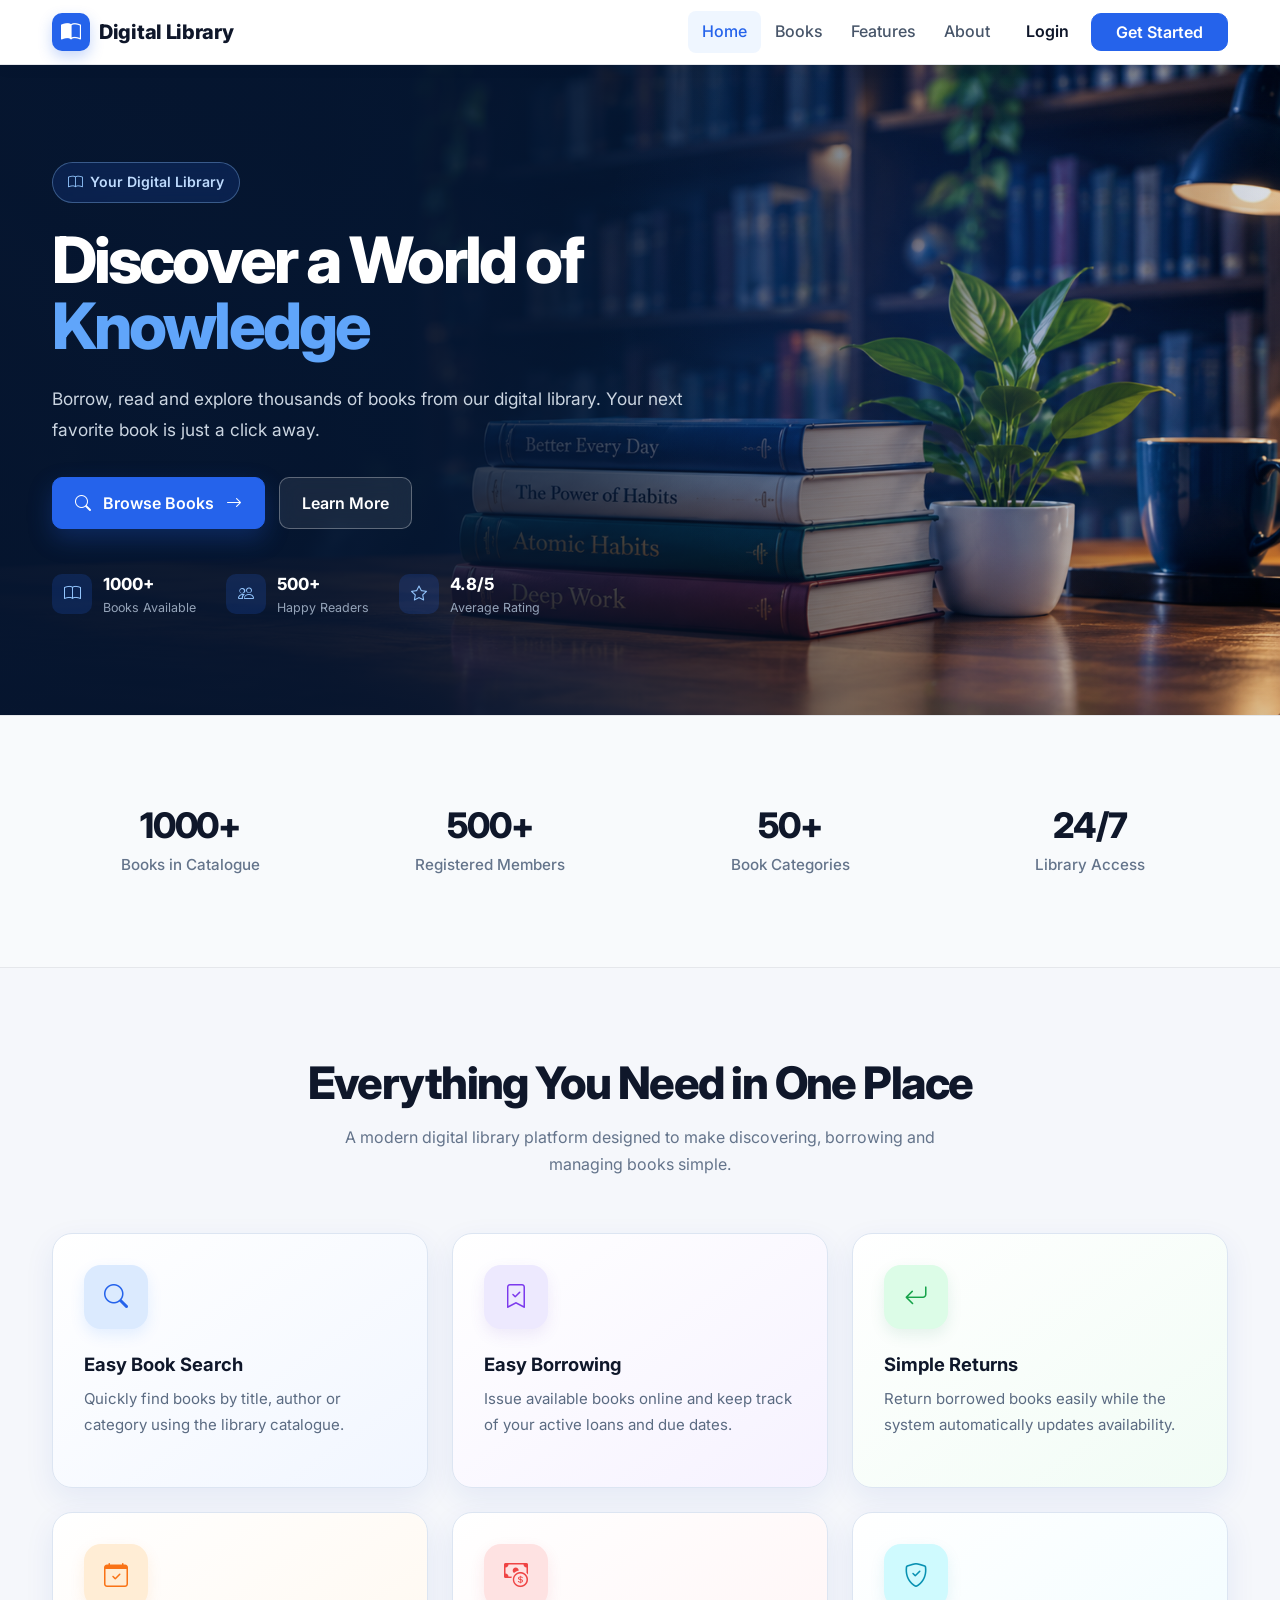
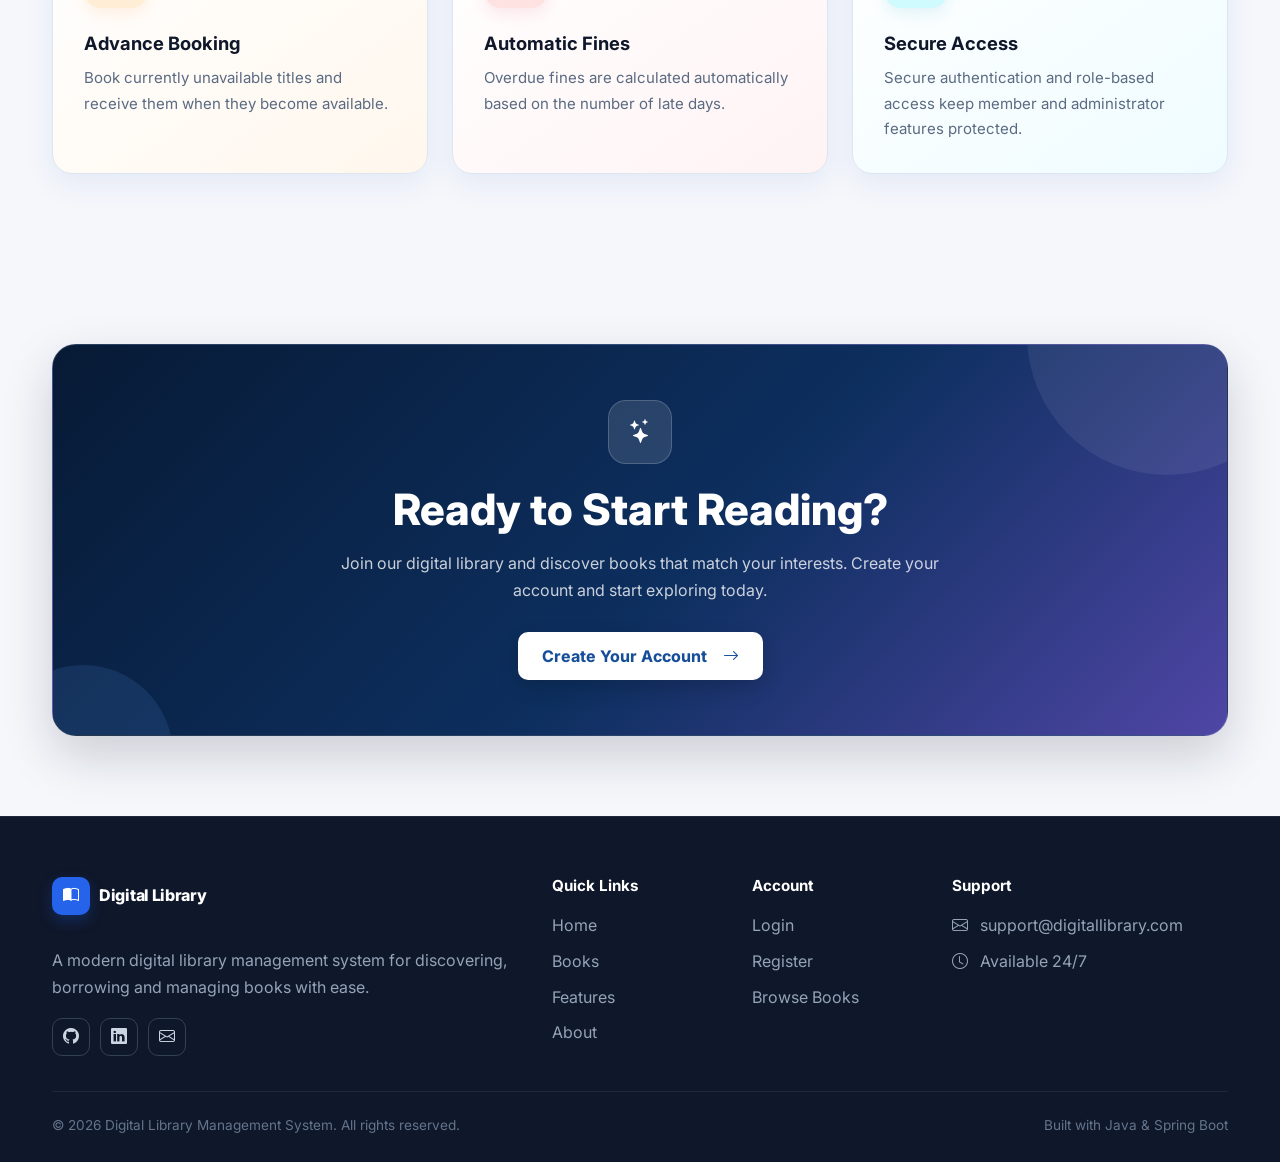
<file: frontend/index.html>
<!DOCTYPE html>
<html lang="en">

<head>

    <meta charset="UTF-8">

    <meta name="viewport"
          content="width=device-width, initial-scale=1.0">

    <meta name="description"
          content="Digital Library Management System - Discover, borrow and manage books online.">

    <meta name="keywords"
          content="digital library, books, online library, book management">

    <meta name="author"
          content="Digital Library Management System">

    <title>Digital Library Management System</title>


    <!-- =====================================================
         GOOGLE FONT
         ===================================================== -->

    <link rel="preconnect"
          href="https://fonts.googleapis.com">

    <link rel="preconnect"
          href="https://fonts.gstatic.com"
          crossorigin>

    <link href="https://fonts.googleapis.com/css2?family=Inter:wght@400;500;600;700;800&display=swap"
          rel="stylesheet">


    <!-- =====================================================
         BOOTSTRAP
         ===================================================== -->

    <link
        href="https://cdn.jsdelivr.net/npm/bootstrap@5.3.3/dist/css/bootstrap.min.css"
        rel="stylesheet">


    <!-- =====================================================
         BOOTSTRAP ICONS
         ===================================================== -->

    <link
        rel="stylesheet"
        href="https://cdn.jsdelivr.net/npm/bootstrap-icons@1.11.3/font/bootstrap-icons.min.css">


    <!-- =====================================================
         PROJECT CSS
         ===================================================== -->

    <link rel="stylesheet"
          href="css/style.css">

</head>


<body>


<!-- =========================================================
     NAVBAR
     ========================================================= -->

<nav class="navbar navbar-expand-lg sticky-top">

    <div class="container">

        <!-- Brand -->

        <a class="navbar-brand d-flex align-items-center"
           href="index.html">

            <span class="brand-icon">

                <i class="bi bi-book-half"></i>

            </span>

            <span class="brand-name">
                Digital Library
            </span>

        </a>


        <!-- Mobile Toggle -->

        <button
            class="navbar-toggler"
            type="button"
            data-bs-toggle="collapse"
            data-bs-target="#mainNavbar"
            aria-controls="mainNavbar"
            aria-expanded="false"
            aria-label="Toggle navigation">

            <span class="navbar-toggler-icon"></span>

        </button>


        <!-- Navigation -->

        <div class="collapse navbar-collapse"
             id="mainNavbar">

            <ul class="navbar-nav ms-auto align-items-lg-center">


                <li class="nav-item">

                    <a class="nav-link active"
                       href="index.html">

                        Home

                    </a>

                </li>


                <li class="nav-item">

                    <a class="nav-link"
                       href="books.html">

                        Books

                    </a>

                </li>


                <li class="nav-item">

                    <a class="nav-link"
                       href="#features">

                        Features

                    </a>

                </li>


                <li class="nav-item">

                    <a class="nav-link"
                       href="#about">

                        About

                    </a>

                </li>


                <li class="nav-item ms-lg-2">

                    <a class="nav-link login-link"
                       href="login.html">

                        Login

                    </a>

                </li>


                <li class="nav-item ms-lg-2">

                    <a class="btn btn-primary px-4"
                       href="register.html">

                        Get Started

                    </a>

                </li>


            </ul>

        </div>

    </div>

</nav>



<!-- =========================================================
     HERO SECTION
     ========================================================= -->

<section class="hero-section">


    <!-- =====================================================
         HERO BACKGROUND IMAGE
         ===================================================== -->

    <img
        src="images/library-hero.png"
        alt="Digital Library"
        class="hero-background-image">


    <!-- =====================================================
         HERO OVERLAY
         ===================================================== -->

    <div class="hero-overlay"></div>


    <!-- =====================================================
         HERO CONTENT
         ===================================================== -->

    <div class="container hero-container">

        <div class="hero-content">


            <!-- Badge -->

            <span class="hero-badge">

                <i class="bi bi-book"></i>

                Your Digital Library

            </span>


            <!-- Main Heading -->

            <h1 class="hero-title">

                Discover a World of

                <span>
                    Knowledge
                </span>

            </h1>


            <!-- Description -->

            <p class="hero-description">

                Borrow, read and explore thousands of books
                from our digital library. Your next favorite
                book is just a click away.

            </p>


            <!-- Buttons -->

            <div class="hero-buttons">


                <a href="books.html"
                   class="btn hero-primary-btn">

                    <i class="bi bi-search me-2"></i>

                    Browse Books

                    <i class="bi bi-arrow-right ms-2"></i>

                </a>


                <a href="#features"
                   class="btn hero-secondary-btn">

                    Learn More

                </a>


            </div>


            <!-- =================================================
                 HERO STATS
                 ================================================= -->

            <div class="hero-stats">


                <!-- Books -->

                <div class="hero-stat">

                    <div class="hero-stat-icon">

                        <i class="bi bi-book"></i>

                    </div>

                    <div>

                        <strong>
                            1000+
                        </strong>

                        <span>
                            Books Available
                        </span>

                    </div>

                </div>


                <!-- Readers -->

                <div class="hero-stat">

                    <div class="hero-stat-icon">

                        <i class="bi bi-people"></i>

                    </div>

                    <div>

                        <strong>
                            500+
                        </strong>

                        <span>
                            Happy Readers
                        </span>

                    </div>

                </div>


                <!-- Rating -->

                <div class="hero-stat">

                    <div class="hero-stat-icon">

                        <i class="bi bi-star"></i>

                    </div>

                    <div>

                        <strong>
                            4.8/5
                        </strong>

                        <span>
                            Average Rating
                        </span>

                    </div>

                </div>


            </div>


        </div>

    </div>

</section>



<!-- =========================================================
     STATISTICS SECTION
     ========================================================= -->

<section class="stats-section">

    <div class="container">

        <div class="row g-4">


            <!-- Books -->

            <div class="col-6 col-lg-3">

                <div class="main-stat">

                    <h3>
                        1000+
                    </h3>

                    <p>
                        Books in Catalogue
                    </p>

                </div>

            </div>


            <!-- Members -->

            <div class="col-6 col-lg-3">

                <div class="main-stat">

                    <h3>
                        500+
                    </h3>

                    <p>
                        Registered Members
                    </p>

                </div>

            </div>


            <!-- Categories -->

            <div class="col-6 col-lg-3">

                <div class="main-stat">

                    <h3>
                        50+
                    </h3>

                    <p>
                        Book Categories
                    </p>

                </div>

            </div>


            <!-- Availability -->

            <div class="col-6 col-lg-3">

                <div class="main-stat">

                    <h3>
                        24/7
                    </h3>

                    <p>
                        Library Access
                    </p>

                </div>

            </div>


        </div>

    </div>

</section>



<!-- =========================================================
     FEATURES SECTION
     ========================================================= -->

<section id="features"
         class="features-section">

    <div class="container">


        <!-- Section Heading -->

        <div class="section-heading">

            <h2>
                Everything You Need
                in One Place
            </h2>

            <p>

                A modern digital library platform designed
                to make discovering, borrowing and managing
                books simple.

            </p>

        </div>


        <!-- Features -->

        <div class="row g-4">


            <!-- =================================================
                 FEATURE 1
                 ================================================= -->

            <div class="col-md-6 col-lg-4">

                <div class="feature-card">

                    <div class="feature-icon blue">

                        <i class="bi bi-search"></i>

                    </div>

                    <h4>
                        Easy Book Search
                    </h4>

                    <p>

                        Quickly find books by title,
                        author or category using the
                        library catalogue.

                    </p>

                </div>

            </div>


            <!-- =================================================
                 FEATURE 2
                 ================================================= -->

            <div class="col-md-6 col-lg-4">

                <div class="feature-card">

                    <div class="feature-icon purple">

                        <i class="bi bi-bookmark-check"></i>

                    </div>

                    <h4>
                        Easy Borrowing
                    </h4>

                    <p>

                        Issue available books online
                        and keep track of your active
                        loans and due dates.

                    </p>

                </div>

            </div>


            <!-- =================================================
                 FEATURE 3
                 ================================================= -->

            <div class="col-md-6 col-lg-4">

                <div class="feature-card">

                    <div class="feature-icon green">

                        <i class="bi bi-arrow-return-left"></i>

                    </div>

                    <h4>
                        Simple Returns
                    </h4>

                    <p>

                        Return borrowed books easily
                        while the system automatically
                        updates availability.

                    </p>

                </div>

            </div>


            <!-- =================================================
                 FEATURE 4
                 ================================================= -->

            <div class="col-md-6 col-lg-4">

                <div class="feature-card">

                    <div class="feature-icon orange">

                        <i class="bi bi-calendar-check"></i>

                    </div>

                    <h4>
                        Advance Booking
                    </h4>

                    <p>

                        Book currently unavailable
                        titles and receive them when
                        they become available.

                    </p>

                </div>

            </div>


            <!-- =================================================
                 FEATURE 5
                 ================================================= -->

            <div class="col-md-6 col-lg-4">

                <div class="feature-card">

                    <div class="feature-icon red">

                        <i class="bi bi-cash-coin"></i>

                    </div>

                    <h4>
                        Automatic Fines
                    </h4>

                    <p>

                        Overdue fines are calculated
                        automatically based on the
                        number of late days.

                    </p>

                </div>

            </div>


            <!-- =================================================
                 FEATURE 6
                 ================================================= -->

            <div class="col-md-6 col-lg-4">

                <div class="feature-card">

                    <div class="feature-icon cyan">

                        <i class="bi bi-shield-check"></i>

                    </div>

                    <h4>
                        Secure Access
                    </h4>

                    <p>

                        Secure authentication and
                        role-based access keep member
                        and administrator features protected.

                    </p>

                </div>

            </div>


        </div>

    </div>

</section>



<!-- =========================================================
     CTA SECTION
     ========================================================= -->

<section id="about"
         class="cta-section">

    <div class="container">

        <div class="cta-card">


            <!-- Icon -->

            <div class="cta-icon">

                <i class="bi bi-stars"></i>

            </div>


            <!-- Heading -->

            <h2>

                Ready to Start Reading?

            </h2>


            <!-- Description -->

            <p>

                Join our digital library and discover
                books that match your interests.
                Create your account and start exploring today.

            </p>


            <!-- Button -->

            <a href="register.html"
               class="btn btn-primary px-4 py-2">

                Create Your Account

                <i class="bi bi-arrow-right ms-2"></i>

            </a>


        </div>

    </div>

</section>



<!-- =========================================================
     FOOTER
     ========================================================= -->

<footer class="footer">

    <div class="container">


        <div class="row g-4">


            <!-- =================================================
                 BRAND
                 ================================================= -->

            <div class="col-lg-5">

                <a href="index.html"
                   class="navbar-brand mb-3">

                    <span class="brand-icon">

                        <i class="bi bi-book-half"></i>

                    </span>

                    <span class="brand-name">

                        Digital Library

                    </span>

                </a>


                <p class="mt-3">

                    A modern digital library management
                    system for discovering, borrowing
                    and managing books with ease.

                </p>


                <!-- Social Links -->

                <div class="social-links">

                    <a href="#"
                       aria-label="GitHub">

                        <i class="bi bi-github"></i>

                    </a>

                    <a href="#"
                       aria-label="LinkedIn">

                        <i class="bi bi-linkedin"></i>

                    </a>

                    <a href="#"
                       aria-label="Email">

                        <i class="bi bi-envelope"></i>

                    </a>

                </div>

            </div>


            <!-- =================================================
                 QUICK LINKS
                 ================================================= -->

            <div class="col-6 col-lg-2">

                <h5>
                    Quick Links
                </h5>

                <ul>

                    <li>
                        <a href="index.html">
                            Home
                        </a>
                    </li>

                    <li>
                        <a href="books.html">
                            Books
                        </a>
                    </li>

                    <li>
                        <a href="#features">
                            Features
                        </a>
                    </li>

                    <li>
                        <a href="#about">
                            About
                        </a>
                    </li>

                </ul>

            </div>


            <!-- =================================================
                 ACCOUNT
                 ================================================= -->

            <div class="col-6 col-lg-2">

                <h5>
                    Account
                </h5>

                <ul>

                    <li>
                        <a href="login.html">
                            Login
                        </a>
                    </li>

                    <li>
                        <a href="register.html">
                            Register
                        </a>
                    </li>

                    <li>
                        <a href="books.html">
                            Browse Books
                        </a>
                    </li>

                </ul>

            </div>


            <!-- =================================================
                 SUPPORT
                 ================================================= -->

            <div class="col-12 col-lg-3">

                <h5>
                    Support
                </h5>

                <ul>

                    <li>

                        <a href="#">

                            <i class="bi bi-envelope me-2"></i>

                            support@digitallibrary.com

                        </a>

                    </li>

                    <li>

                        <a href="#">

                            <i class="bi bi-clock me-2"></i>

                            Available 24/7

                        </a>

                    </li>

                </ul>

            </div>


        </div>


        <!-- Divider -->

        <div class="footer-divider"></div>


        <!-- Copyright -->

        <div class="d-flex flex-column flex-md-row
                    justify-content-between
                    align-items-center
                    gap-3">

            <p class="copyright">

                © 2026 Digital Library Management System.
                All rights reserved.

            </p>

            <p class="copyright">

                Built with Java & Spring Boot

            </p>

        </div>


    </div>

</footer>



<!-- =========================================================
     BOOTSTRAP JAVASCRIPT
     ========================================================= -->

<script
    src="https://cdn.jsdelivr.net/npm/bootstrap@5.3.3/dist/js/bootstrap.bundle.min.js">
</script>


</body>

</html>
</file>
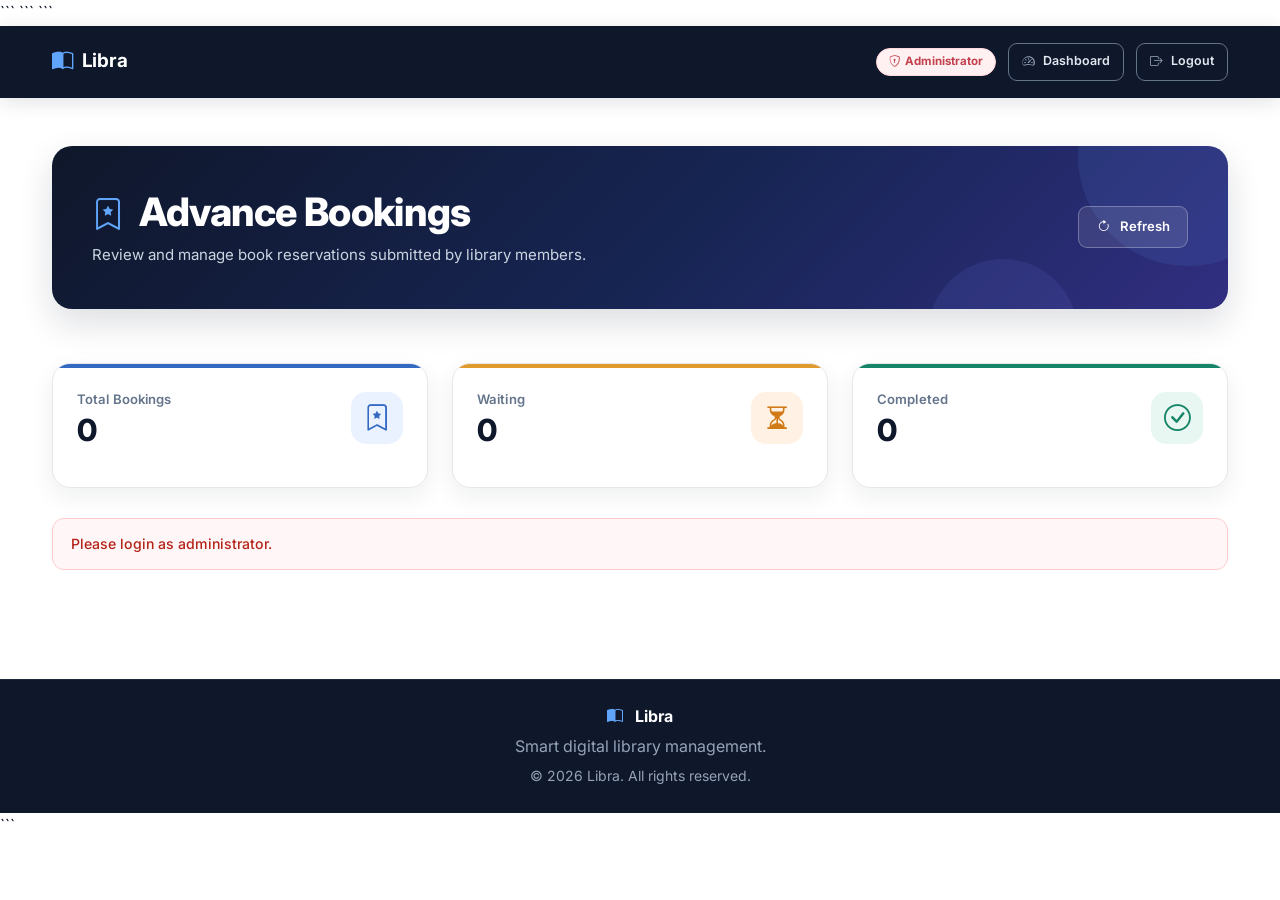
<file: frontend/admin-bookings.html>
<!DOCTYPE html>

<html lang="en">

<head>
    <meta charset="UTF-8">
    <meta name="viewport" content="width=device-width, initial-scale=1.0">

```
<title>Advance Bookings | Libra</title>

<!-- Bootstrap -->
<link
    href="https://cdn.jsdelivr.net/npm/bootstrap@5.3.3/dist/css/bootstrap.min.css"
    rel="stylesheet">

<!-- Bootstrap Icons -->
<link
    rel="stylesheet"
    href="https://cdn.jsdelivr.net/npm/bootstrap-icons@1.11.3/font/bootstrap-icons.min.css">

<!-- Google Font -->
<link
    href="https://fonts.googleapis.com/css2?family=Inter:wght@400;500;600;700&display=swap"
    rel="stylesheet">

<!-- Project CSS -->
<link rel="stylesheet" href="css/style.css">
```

</head>

<body>

```
<!-- ================= NAVBAR ================= -->

<nav class="navbar navbar-dark bg-dark shadow-sm">

    <div class="container">

        <a class="navbar-brand fw-bold"
           href="admin-dashboard.html">

            <i class="bi bi-book-half me-2"></i>
            Libra

        </a>

        <div class="d-flex align-items-center gap-3">

            <span class="badge bg-danger">

                <i class="bi bi-shield-lock me-1"></i>
                Administrator

            </span>

            <a href="admin-dashboard.html"
               class="btn btn-outline-light btn-sm">

                <i class="bi bi-speedometer2 me-1"></i>
                Dashboard

            </a>

            <button type="button"
                    class="btn btn-outline-light btn-sm"
                    onclick="logout()">

                <i class="bi bi-box-arrow-right me-1"></i>
                Logout

            </button>

        </div>

    </div>

</nav>


<!-- ================= MAIN CONTENT ================= -->

<main class="container py-5">

    <!-- Page Header -->

    <div class="d-flex flex-column flex-md-row
                justify-content-between
                align-items-md-center mb-4">

        <div>

            <h1 class="fw-bold mb-2">

                <i class="bi bi-bookmark-star me-2"></i>
                Advance Bookings

            </h1>

            <p class="text-muted mb-0">

                Review and manage book reservations submitted by library members.

            </p>

        </div>

        <button
            type="button"
            class="btn btn-primary mt-3 mt-md-0"
            onclick="loadBookings()">

            <i class="bi bi-arrow-clockwise me-1"></i>
            Refresh

        </button>

    </div>


    <!-- ================= SUMMARY CARDS ================= -->

    <div class="row g-4 mb-4">

        <!-- Total Bookings -->

        <div class="col-md-4">

            <div class="card border-0 shadow-sm h-100">

                <div class="card-body">

                    <div class="d-flex justify-content-between
                                align-items-center">

                        <div>

                            <p class="text-muted mb-1">
                                Total Bookings
                            </p>

                            <h2 class="fw-bold mb-0"
                                id="totalBookings">
                                0
                            </h2>

                        </div>

                        <div class="fs-1 text-primary">

                            <i class="bi bi-bookmark-star"></i>

                        </div>

                    </div>

                </div>

            </div>

        </div>


        <!-- Waiting -->

        <div class="col-md-4">

            <div class="card border-0 shadow-sm h-100">

                <div class="card-body">

                    <div class="d-flex justify-content-between
                                align-items-center">

                        <div>

                            <p class="text-muted mb-1">
                                Waiting
                            </p>

                            <h2 class="fw-bold mb-0"
                                id="waitingBookings">
                                0
                            </h2>

                        </div>

                        <div class="fs-1 text-warning">

                            <i class="bi bi-hourglass-split"></i>

                        </div>

                    </div>

                </div>

            </div>

        </div>


        <!-- Completed -->

        <div class="col-md-4">

            <div class="card border-0 shadow-sm h-100">

                <div class="card-body">

                    <div class="d-flex justify-content-between
                                align-items-center">

                        <div>

                            <p class="text-muted mb-1">
                                Completed
                            </p>

                            <h2 class="fw-bold mb-0"
                                id="completedBookings">
                                0
                            </h2>

                        </div>

                        <div class="fs-1 text-success">

                            <i class="bi bi-check-circle"></i>

                        </div>

                    </div>

                </div>

            </div>

        </div>

    </div>


    <!-- ================= ERROR MESSAGE ================= -->

    <div id="errorMessage"
         class="alert alert-danger"
         style="display: none;">

    </div>


    <!-- ================= LOADING ================= -->

    <div id="loadingState"
         class="text-center py-5">

        <div class="spinner-border text-primary"
             role="status">

        </div>

        <p class="text-muted mt-3 mb-0">

            Loading advance bookings...

        </p>

    </div>


    <!-- ================= EMPTY STATE ================= -->

    <div id="emptyState"
         class="text-center py-5"
         style="display: none;">

        <i class="bi bi-bookmark-x display-4 text-muted"></i>

        <h4 class="mt-3">

            No advance bookings found

        </h4>

        <p class="text-muted">

            There are currently no book reservations submitted by members.

        </p>

    </div>


    <!-- ================= BOOKINGS TABLE ================= -->

    <div id="bookingsTableContainer"
         class="card border-0 shadow-sm"
         style="display: none;">

        <div class="card-header bg-white py-3">

            <div class="d-flex justify-content-between
                        align-items-center">

                <h5 class="mb-0 fw-semibold">

                    Booking Records

                </h5>

                <span
                    id="bookingCountBadge"
                    class="badge bg-primary">

                    0 bookings

                </span>

            </div>

        </div>


        <div class="table-responsive">

            <table class="table table-hover align-middle mb-0">

                <thead class="table-light">

                    <tr>

                        <th>ID</th>

                        <th>Member</th>

                        <th>Book</th>

                        <th>Booking Date</th>

                        <th>Status</th>

                    </tr>

                </thead>

                <tbody id="bookingsTableBody">

                </tbody>

            </table>

        </div>

    </div>

</main>


<!-- ================= FOOTER ================= -->

<footer class="bg-dark text-light py-4 mt-5">

    <div class="container text-center">

        <div class="fw-bold mb-1">

            <i class="bi bi-book-half me-2"></i>
            Libra

        </div>

        <p class="text-secondary mb-1">

            Smart digital library management.

        </p>

        <small class="text-secondary">

            © 2026 Libra. All rights reserved.

        </small>

    </div>

</footer>


<!-- Bootstrap JS -->

<script
    src="https://cdn.jsdelivr.net/npm/bootstrap@5.3.3/dist/js/bootstrap.bundle.min.js">
</script>


<!-- Page JS -->

<script src="js/admin-bookings.js"></script>
```

</body>

</html>
</file>
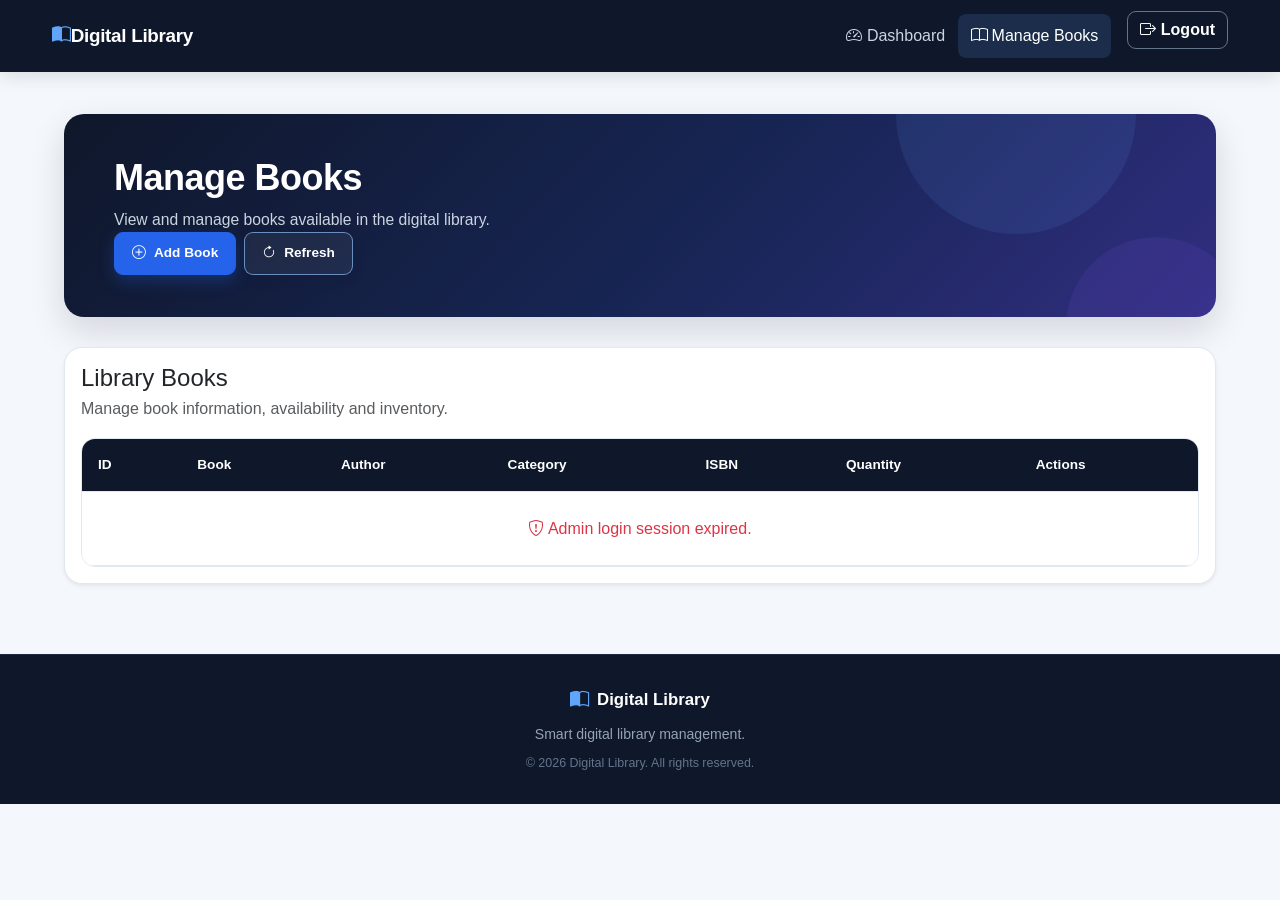
<file: frontend/admin-books.html>
<!DOCTYPE html>
<html lang="en">

<head>
    <meta charset="UTF-8">

    <meta name="viewport"
          content="width=device-width, initial-scale=1.0">

    <title>Manage Books - Digital Library</title>

    <!-- Bootstrap -->
    <link
        href="https://cdn.jsdelivr.net/npm/bootstrap@5.3.3/dist/css/bootstrap.min.css"
        rel="stylesheet">

    <!-- Bootstrap Icons -->
    <link
        rel="stylesheet"
        href="https://cdn.jsdelivr.net/npm/bootstrap-icons@1.11.3/font/bootstrap-icons.min.css">

    <!-- Your existing CSS -->
   <link rel="stylesheet" href="css/style.css">
</head>

<body class="admin-books-page">

    <!-- =========================
         NAVBAR
         ========================= -->

    <nav class="navbar navbar-expand-lg navbar-dark bg-dark">
        <div class="container">

            <a class="navbar-brand fw-bold" href="admin-dashboard.html">
                <i class="bi bi-book-half"></i>
                Digital Library
            </a>

            <button
                class="navbar-toggler"
                type="button"
                data-bs-toggle="collapse"
                data-bs-target="#navbarNav">

                <span class="navbar-toggler-icon"></span>

            </button>

            <div class="collapse navbar-collapse" id="navbarNav">

                <ul class="navbar-nav ms-auto">

                    <li class="nav-item">
                        <a class="nav-link"
                           href="admin-dashboard.html">
                            <i class="bi bi-speedometer2"></i>
                            Dashboard
                        </a>
                    </li>

                    <li class="nav-item">
                        <a class="nav-link active"
                           href="admin-books.html">
                            <i class="bi bi-book"></i>
                            Manage Books
                        </a>
                    </li>

                    <li class="nav-item">
                        <button
                            class="btn btn-outline-light ms-lg-3"
                            onclick="logout()">
                            <i class="bi bi-box-arrow-right"></i>
                            Logout
                        </button>
                    </li>

                </ul>

            </div>
        </div>
    </nav>


    <!-- =========================
         MAIN CONTENT
         ========================= -->

    <main class="container py-5">

        <!-- PAGE HEADER -->

        <div class="page-header mb-4">

            <div>
                <h1>
                    Manage Books
                </h1>

                <p>
                    View and manage books available in the digital library.
                </p>
            </div>

            <div class="d-flex gap-2">

                <!-- ADD BOOK -->

                <button
                    class="btn btn-primary"
                    type="button"
                    onclick="openAddBookModal()">

                    <i class="bi bi-plus-circle"></i>
                    Add Book

                </button>


                <!-- REFRESH -->

                <button
                    class="btn btn-outline-primary"
                    type="button"
                    onclick="loadBooks()">

                    <i class="bi bi-arrow-clockwise"></i>
                    Refresh

                </button>

            </div>

        </div>


        <!-- =========================
             BOOK TABLE CARD
             ========================= -->

        <div class="card shadow-sm">

            <div class="card-body">

                <div class="d-flex justify-content-between align-items-center mb-3">

                    <div>
                        <h4 class="mb-1">
                            Library Books
                        </h4>

                        <p class="text-muted mb-0">
                            Manage book information, availability and inventory.
                        </p>
                    </div>

                </div>


                <!-- TABLE -->

                <div class="table-responsive">

                    <table class="table table-hover align-middle">

                        <thead>

                            <tr>
                                <th>ID</th>
                                <th>Book</th>
                                <th>Author</th>
                                <th>Category</th>
                                <th>ISBN</th>
                                <th>Quantity</th>
                                <th>Actions</th>
                            </tr>

                        </thead>

                        <tbody id="booksTableBody">

                            <!-- Books will be loaded using JavaScript -->

                        </tbody>

                    </table>

                </div>

            </div>

        </div>

    </main>


    <!-- =====================================================
         ADD BOOK MODAL
         ===================================================== -->

    <div
        class="modal fade"
        id="addBookModal"
        tabindex="-1"
        aria-labelledby="addBookModalLabel"
        aria-hidden="true">

        <div class="modal-dialog modal-dialog-centered">

            <div class="modal-content">

                <!-- HEADER -->

                <div class="modal-header">

                    <h5
                        class="modal-title"
                        id="addBookModalLabel">

                        <i class="bi bi-book-plus"></i>
                        Add New Book

                    </h5>

                    <button
                        type="button"
                        class="btn-close"
                        data-bs-dismiss="modal"
                        aria-label="Close">
                    </button>

                </div>


                <!-- FORM -->

                <form id="addBookForm">

                    <div class="modal-body">

                        <!-- ERROR -->

                        <div
                            id="addError"
                            class="alert alert-danger d-none">
                        </div>


                        <!-- SUCCESS -->

                        <div
                            id="addSuccess"
                            class="alert alert-success d-none">
                        </div>


                        <!-- TITLE -->

                        <div class="mb-3">

                            <label
                                for="addTitle"
                                class="form-label">

                                Book Title

                            </label>

                            <input
                                type="text"
                                class="form-control"
                                id="addTitle"
                                placeholder="Enter book title"
                                required>

                        </div>


                        <!-- AUTHOR -->

                        <div class="mb-3">

                            <label
                                for="addAuthor"
                                class="form-label">

                                Author

                            </label>

                            <input
                                type="text"
                                class="form-control"
                                id="addAuthor"
                                placeholder="Enter author name"
                                required>

                        </div>


                        <!-- ISBN -->

                        <div class="mb-3">

                            <label
                                for="addIsbn"
                                class="form-label">

                                ISBN

                            </label>

                            <input
                                type="text"
                                class="form-control"
                                id="addIsbn"
                                placeholder="Enter ISBN"
                                required>

                        </div>


                        <!-- CATEGORY -->

                        <div class="mb-3">

                            <label
                                for="addCategory"
                                class="form-label">

                                Category

                            </label>

                            <input
                                type="text"
                                class="form-control"
                                id="addCategory"
                                placeholder="Enter category"
                                required>

                        </div>


                        <!-- QUANTITY -->

                        <div class="mb-3">

                            <label
                                for="addQuantity"
                                class="form-label">

                                Quantity

                            </label>

                            <input
                                type="number"
                                class="form-control"
                                id="addQuantity"
                                min="0"
                                value="1"
                                required>

                        </div>

                    </div>


                    <!-- FOOTER -->

                    <div class="modal-footer">

                        <button
                            type="button"
                            class="btn btn-secondary"
                            data-bs-dismiss="modal">

                            Cancel

                        </button>


                        <button
                            type="submit"
                            class="btn btn-primary"
                            id="addBookButton">

                            <i class="bi bi-plus-circle"></i>
                            Add Book

                        </button>

                    </div>

                </form>

            </div>

        </div>

    </div>


    <!-- =====================================================
         EDIT BOOK MODAL
         ===================================================== -->

    <div
        class="modal fade"
        id="editBookModal"
        tabindex="-1"
        aria-labelledby="editBookModalLabel"
        aria-hidden="true">

        <div class="modal-dialog modal-dialog-centered">

            <div class="modal-content">

                <!-- HEADER -->

                <div class="modal-header">

                    <h5
                        class="modal-title"
                        id="editBookModalLabel">

                        <i class="bi bi-pencil-square"></i>
                        Edit Book

                    </h5>

                    <button
                        type="button"
                        class="btn-close"
                        data-bs-dismiss="modal"
                        aria-label="Close">
                    </button>

                </div>


                <!-- FORM -->

                <form id="editBookForm">

                    <div class="modal-body">

                        <!-- BOOK ID -->

                        <input
                            type="hidden"
                            id="editBookId">


                        <!-- ERROR -->

                        <div
                            id="editError"
                            class="alert alert-danger d-none">
                        </div>


                        <!-- SUCCESS -->

                        <div
                            id="editSuccess"
                            class="alert alert-success d-none">
                        </div>


                        <!-- TITLE -->

                        <div class="mb-3">

                            <label
                                for="editTitle"
                                class="form-label">

                                Book Title

                            </label>

                            <input
                                type="text"
                                class="form-control"
                                id="editTitle"
                                required>

                        </div>


                        <!-- AUTHOR -->

                        <div class="mb-3">

                            <label
                                for="editAuthor"
                                class="form-label">

                                Author

                            </label>

                            <input
                                type="text"
                                class="form-control"
                                id="editAuthor"
                                required>

                        </div>


                        <!-- ISBN -->

                        <div class="mb-3">

                            <label
                                for="editIsbn"
                                class="form-label">

                                ISBN

                            </label>

                            <input
                                type="text"
                                class="form-control"
                                id="editIsbn"
                                required>

                        </div>


                        <!-- CATEGORY -->

                        <div class="mb-3">

                            <label
                                for="editCategory"
                                class="form-label">

                                Category

                            </label>

                            <input
                                type="text"
                                class="form-control"
                                id="editCategory"
                                required>

                        </div>


                        <!-- QUANTITY -->

                        <div class="mb-3">

                            <label
                                for="editQuantity"
                                class="form-label">

                                Quantity

                            </label>

                            <input
                                type="number"
                                class="form-control"
                                id="editQuantity"
                                min="0"
                                required>

                        </div>

                    </div>


                    <!-- FOOTER -->

                    <div class="modal-footer">

                        <button
                            type="button"
                            class="btn btn-secondary"
                            data-bs-dismiss="modal">

                            Cancel

                        </button>


                        <button
                            type="submit"
                            class="btn btn-primary"
                            id="saveBookButton">

                            <i class="bi bi-check-circle"></i>
                            Save Changes

                        </button>

                    </div>

                </form>

            </div>

        </div>

    </div>


    <!-- Bootstrap JS -->
    <!-- =========================
     FOOTER
     ========================= -->
<footer class="admin-books-footer">
    <div class="container">
        <div class="admin-books-footer-content">
            <div class="admin-books-footer-brand">
                <i class="bi bi-book-half"></i>
                <span>Digital Library</span>
            </div>

            <p class="admin-books-footer-text">
                Smart digital library management.
            </p>

            <small>
                © 2026 Digital Library. All rights reserved.
            </small>
        </div>
    </div>
</footer>

    <script
        src="https://cdn.jsdelivr.net/npm/bootstrap@5.3.3/dist/js/bootstrap.bundle.min.js">
    </script>


    <!-- Admin Books JavaScript -->

    <script src="js/admin-books.js"></script>


    <!-- Logout -->

    <script>

        function logout() {

            localStorage.removeItem("token");
            localStorage.removeItem("role");

            sessionStorage.removeItem("token");
            sessionStorage.removeItem("role");

            window.location.href = "login.html";
        }

    </script>

</body>

</html>
</file>
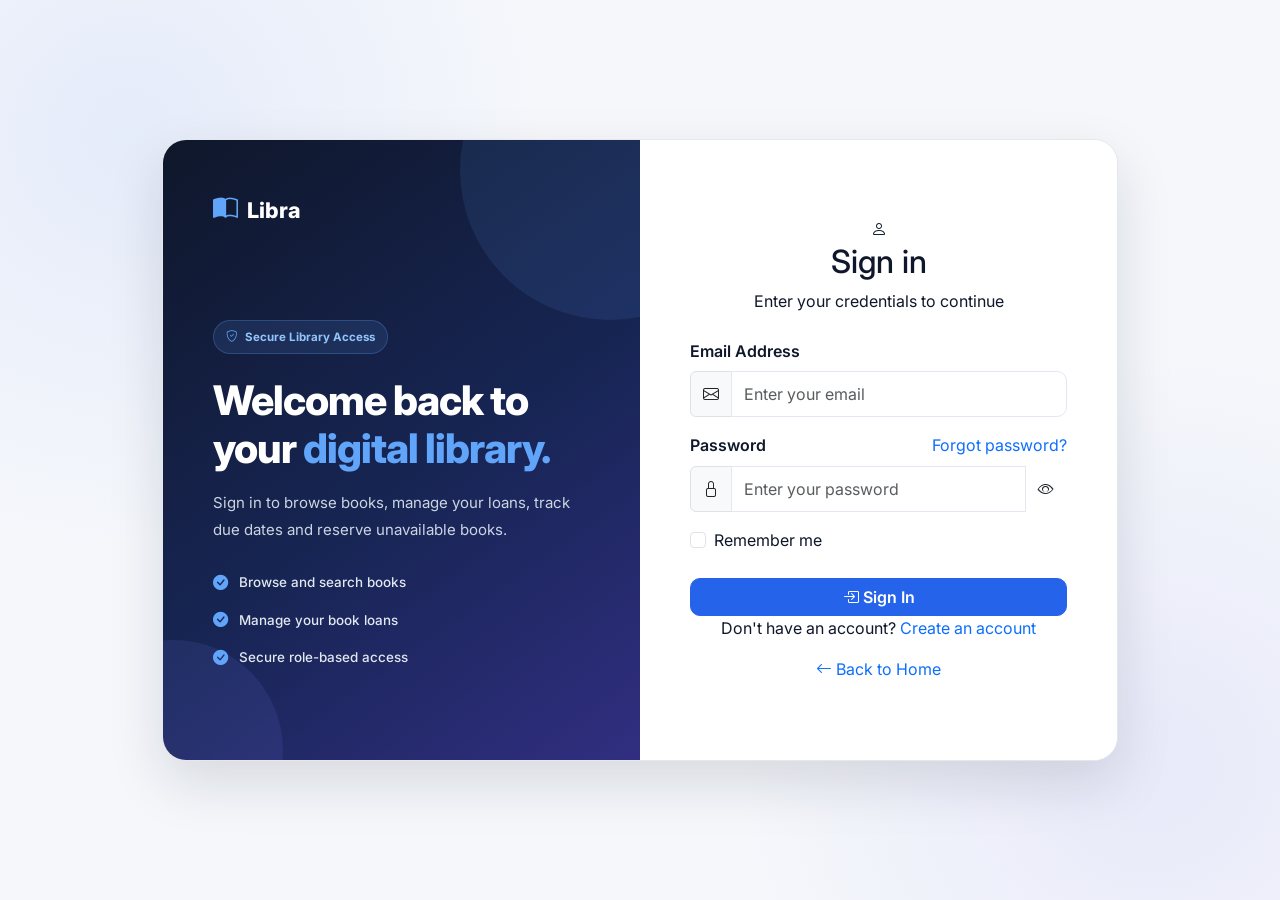
<file: frontend/admin-dashboard.html>
<!DOCTYPE html>

<html lang="en"*>

<head>

    <meta charset="UTF-8"*>

    <meta name="viewport"* content="width=device-width, initial-scale=1.0"*>

    <title>Admin Dashboard | Digital Library</title>

    <!-- Bootstrap -->

    <link

        href="https://cdn.jsdelivr.net/npm/bootstrap@5.3.3/dist/css/bootstrap.min.css"*

        rel="stylesheet"*

    >

    <!-- Bootstrap Icons -->

    <link

        rel="stylesheet"*

        href="https://cdn.jsdelivr.net/npm/bootstrap-icons@1.11.3/font/bootstrap-icons.min.css"*

    >

    <!-- Google Font -->

    <link

        href="https://fonts.googleapis.com/css2?family=Inter:wght@400;500;600;700;800&display=swap"*

        rel="stylesheet"*

    >

    <!-- Main CSS -->

    <link rel="stylesheet"* href="css/style.css"*>


<style>
body.admin-dashboard-page{
    margin:0;
    font-family:"Inter",sans-serif;
    background:#f1f5f9;
    color:#0f172a;
    overflow-x:hidden;
}
body.admin-dashboard-page .admin-navbar{
    background:#0f172a!important;
    min-height:72px;
    box-shadow:0 4px 18px rgba(15,23,42,.18);
}
body.admin-dashboard-page .admin-navbar .container{max-width:1176px}
body.admin-dashboard-page .admin-navbar .navbar-brand{
    color:#fff!important;font-size:1.35rem;font-weight:800;
    text-decoration:none;display:flex;align-items:center;gap:7px;
}
body.admin-dashboard-page .admin-navbar .navbar-brand i{font-size:1.35rem}
body.admin-dashboard-page .admin-badge{
    display:inline-flex;align-items:center;gap:7px;padding:9px 14px;
    border:1px solid #334155;border-radius:10px;background:#1e293b;
    color:#cbd5e1;font-size:.85rem;font-weight:700;
}
body.admin-dashboard-page .logout-btn{border-radius:9px;padding:8px 15px;font-weight:700}

body.admin-dashboard-page .dashboard-container{
    max-width:1176px;margin:0 auto;padding:34px 24px 50px;
}

body.admin-dashboard-page .admin-welcome-section{
    position:relative;overflow:hidden;min-height:230px;padding:42px 48px;
    margin-bottom:34px;border-radius:20px;
    background:linear-gradient(135deg,#0f172a 0%,#1e3a8a 52%,#4c1d95 100%);
    box-shadow:0 16px 35px rgba(15,23,42,.18);
}
body.admin-dashboard-page .admin-welcome-section:before{
    content:"";position:absolute;width:260px;height:260px;right:-80px;top:-120px;
    border-radius:50%;background:rgba(255,255,255,.08);
}
body.admin-dashboard-page .admin-welcome-section:after{
    content:"";position:absolute;width:180px;height:180px;right:150px;bottom:-125px;
    border-radius:50%;background:rgba(96,165,250,.14);
}
body.admin-dashboard-page .welcome-content{
    position:relative;z-index:2;display:flex;align-items:center;
    justify-content:space-between;min-height:145px;
}
body.admin-dashboard-page .welcome-label,
body.admin-dashboard-page .section-label{
    display:inline-flex;align-items:center;gap:7px;color:#93c5fd;
    font-size:.78rem;font-weight:800;letter-spacing:.12em;
}
body.admin-dashboard-page .welcome-text h1{
    margin:10px 0;color:#fff;font-size:clamp(2rem,4vw,2.8rem);
    line-height:1.15;font-weight:800;
}
body.admin-dashboard-page .welcome-text p{
    max-width:680px;margin:0;color:#cbd5e1;font-size:.98rem;line-height:1.7;
}
body.admin-dashboard-page .welcome-icon{
    width:105px;height:105px;flex:0 0 105px;display:flex;
    align-items:center;justify-content:center;border:1px solid rgba(255,255,255,.14);
    border-radius:28px;background:rgba(255,255,255,.09);color:#bfdbfe;font-size:3.2rem;
}

body.admin-dashboard-page .statistics-section{margin-bottom:42px}
body.admin-dashboard-page .admin-stat-card{
    min-height:155px;display:flex;align-items:center;gap:18px;padding:25px;
    border:1px solid #e2e8f0;border-radius:18px;background:#fff;
    box-shadow:0 8px 24px rgba(15,23,42,.07);
    transition:transform .2s ease,box-shadow .2s ease;
}
body.admin-dashboard-page .admin-stat-card:hover{
    transform:translateY(-3px);box-shadow:0 14px 30px rgba(15,23,42,.11);
}
body.admin-dashboard-page .stat-icon{
    width:58px;height:58px;flex:0 0 58px;display:flex;
    align-items:center;justify-content:center;border-radius:16px;font-size:1.55rem;
}
body.admin-dashboard-page .books-stat .stat-icon{background:#dbeafe;color:#2563eb}
body.admin-dashboard-page .members-stat .stat-icon{background:#ede9fe;color:#7c3aed}
body.admin-dashboard-page .issued-stat .stat-icon{background:#dcfce7;color:#16a34a}
body.admin-dashboard-page .fines-stat .stat-icon{background:#ffedd5;color:#ea580c}
body.admin-dashboard-page .stat-content{min-width:0}
body.admin-dashboard-page .stat-label{
    display:block;margin-bottom:5px;color:#64748b;font-size:.84rem;font-weight:700;
}
body.admin-dashboard-page .stat-content h2{
    margin:0;color:#0f172a;font-size:2rem;line-height:1.15;font-weight:800;
}
body.admin-dashboard-page .stat-description{
    display:block;margin-top:5px;color:#94a3b8;font-size:.76rem;
}

body.admin-dashboard-page .management-section,
body.admin-dashboard-page .quick-links-section{margin-bottom:45px}
body.admin-dashboard-page .section-heading{margin-bottom:22px}
body.admin-dashboard-page .section-heading h2{
    margin:7px 0 5px;color:#0f172a;font-size:1.8rem;font-weight:800;
}
body.admin-dashboard-page .section-heading p{
    margin:0;color:#64748b;font-size:.94rem;
}

body.admin-dashboard-page .management-card{
    position:relative;min-height:245px;display:block;padding:27px;overflow:hidden;
    border:1px solid #e2e8f0;border-radius:19px;background:#fff;color:inherit;
    text-decoration:none;box-shadow:0 8px 24px rgba(15,23,42,.06);
    transition:transform .2s ease,box-shadow .2s ease;
}
body.admin-dashboard-page .management-card:hover{
    transform:translateY(-5px);color:inherit;
    box-shadow:0 16px 34px rgba(15,23,42,.12);
}
body.admin-dashboard-page .management-icon{
    width:56px;height:56px;display:flex;align-items:center;justify-content:center;
    margin-bottom:19px;border-radius:15px;font-size:1.5rem;
}
body.admin-dashboard-page .books-management .management-icon{background:#dbeafe;color:#2563eb}
body.admin-dashboard-page .issued-management .management-icon{background:#dcfce7;color:#16a34a}
body.admin-dashboard-page .members-management .management-icon{background:#ede9fe;color:#7c3aed}
body.admin-dashboard-page .fines-management .management-icon{background:#ffedd5;color:#ea580c}
body.admin-dashboard-page .queries-management .management-icon{background:#fce7f3;color:#db2777}
body.admin-dashboard-page .bookings-management .management-icon{background:#cffafe;color:#0891b2}
body.admin-dashboard-page .management-content h3{
    margin:0 0 9px;color:#0f172a;font-size:1.22rem;font-weight:800;
}
body.admin-dashboard-page .management-content p{
    min-height:52px;margin:0 0 18px;color:#64748b;font-size:.88rem;line-height:1.6;
}
body.admin-dashboard-page .management-link{
    display:inline-flex;align-items:center;gap:7px;color:#2563eb;
    font-size:.86rem;font-weight:800;
}

body.admin-dashboard-page .quick-links-grid{
    display:grid;grid-template-columns:repeat(2,minmax(0,1fr));gap:15px;
}
body.admin-dashboard-page .quick-link-card{
    display:flex;align-items:center;gap:15px;padding:18px 20px;
    border:1px solid #e2e8f0;border-radius:15px;background:#fff;color:inherit;
    text-decoration:none;box-shadow:0 6px 18px rgba(15,23,42,.05);
    transition:transform .2s ease,box-shadow .2s ease;
}
body.admin-dashboard-page .quick-link-card:hover{
    transform:translateY(-2px);color:inherit;
    box-shadow:0 12px 25px rgba(15,23,42,.09);
}
body.admin-dashboard-page .quick-link-icon{
    width:45px;height:45px;flex:0 0 45px;display:flex;
    align-items:center;justify-content:center;border-radius:12px;
    background:#eff6ff;color:#2563eb;font-size:1.1rem;
}
body.admin-dashboard-page .quick-link-card h4{
    margin:0 0 3px;color:#0f172a;font-size:.94rem;font-weight:800;
}
body.admin-dashboard-page .quick-link-card span{color:#94a3b8;font-size:.78rem}
body.admin-dashboard-page .quick-link-card>i:last-child{
    margin-left:auto;color:#94a3b8;
}

body.admin-dashboard-page .admin-footer{
    padding:32px 20px;background:#0f172a;color:#94a3b8;
}
body.admin-dashboard-page .admin-footer-content{text-align:center}
body.admin-dashboard-page .admin-footer-brand{
    display:inline-flex;align-items:center;gap:7px;margin-bottom:7px;
    color:#fff;font-size:1.05rem;font-weight:800;
}
body.admin-dashboard-page .admin-footer p{
    margin:0 0 6px;color:#94a3b8;font-size:.84rem;
}
body.admin-dashboard-page .admin-footer small{color:#64748b;font-size:.74rem}

@media(max-width:767.98px){
    body.admin-dashboard-page .admin-badge{display:none}
    body.admin-dashboard-page .dashboard-container{padding:22px 15px 35px}
    body.admin-dashboard-page .admin-welcome-section{padding:30px 25px}
    body.admin-dashboard-page .welcome-content{display:block}
    body.admin-dashboard-page .welcome-icon{display:none}
    body.admin-dashboard-page .welcome-text h1{font-size:1.9rem}
    body.admin-dashboard-page .quick-links-grid{grid-template-columns:1fr}
}
</style>

</head>

<body class="admin-dashboard-page"*>

<!-- ========================= NAVBAR ========================= -->

<nav class="navbar navbar-expand-lg admin-navbar"*>

    <div class="container"*>

        <a class="navbar-brand"* href="admin-dashboard.html"*>

            <i class="bi bi-book-half"*></i>

            <span>Digital Library</span>

        </a>

        <div class="d-flex align-items-center gap-3"*>

            <span class="admin-badge"*>

                <i class="bi bi-shield-lock-fill"*></i>

                Administrator

            </span>

            <button

                type="button"*

                class="btn btn-outline-light btn-sm logout-btn"*

                id="logoutBtn"*

            >

                <i class="bi bi-box-arrow-right"*></i>

                Logout

            </button>

        </div>

    </div>

</nav>



<!-- ========================= MAIN ========================= -->

<main class="dashboard-container"*>

    <!-- ========================= WELCOME SECTION ========================= -->

    <section class="admin-welcome-section"*>

        <div class="welcome-content"*>

            <div class="welcome-text"*>

                <div class="welcome-label"*>

                    <i class="bi bi-speedometer2"*></i>

                    ADMINISTRATION

                </div>

                <h1>

                    Welcome back, Administrator

                </h1>

                <p>

                    Manage your digital library, members, books,

                    loans and other library activities from one place.

                </p>

            </div>

            <div class="welcome-icon"*>

                <i class="bi bi-building"*></i>

            </div>

        </div>

    </section>



    <!-- ========================= STATISTICS ========================= -->

    <section class="statistics-section"*>

        <div class="row g-4"*>

            <!-- Total Books -->

            <div class="col-md-6 col-xl-3"*>

                <div class="admin-stat-card books-stat"*>

                    <div class="stat-icon"*>

                        <i class="bi bi-book-fill"*></i>

                    </div>

                    <div class="stat-content"*>

                        <span class="stat-label"*>

                            Total Books

                        </span>

                        <h2 id="totalBooks"*>

                            0

                        </h2>

                        <span class="stat-description"*>

                            Books in catalogue

                        </span>

                    </div>

                </div>

            </div>



            <!-- Registered Members -->

            <div class="col-md-6 col-xl-3"*>

                <div class="admin-stat-card members-stat"*>

                    <div class="stat-icon"*>

                        <i class="bi bi-people-fill"*></i>

                    </div>

                    <div class="stat-content"*>

                        <span class="stat-label"*>

                            Registered Members

                        </span>

                        <h2 id="totalMembers"*>

                            0

                        </h2>

                        <span class="stat-description"*>

                            Active library members

                        </span>

                    </div>

                </div>

            </div>



            <!-- Issued Books -->

            <div class="col-md-6 col-xl-3"*>

                <div class="admin-stat-card issued-stat"*>

                    <div class="stat-icon"*>

                        <i class="bi bi-journal-arrow-up"*></i>

                    </div>

                    <div class="stat-content"*>

                        <span class="stat-label"*>

                            Issued Books

                        </span>

                        <h2 id="issuedBooks"*>

                            0

                        </h2>

                        <span class="stat-description"*>

                            Currently issued

                        </span>

                    </div>

                </div>

            </div>



            <!-- Pending Fines -->

            <div class="col-md-6 col-xl-3"*>

                <div class="admin-stat-card fines-stat"*>

                    <div class="stat-icon"*>

                        <i class="bi bi-currency-rupee"*></i>

                    </div>

                    <div class="stat-content"*>

                        <span class="stat-label"*>

                            Pending Fines

                        </span>

                        <h2 id="pendingFines"*>

                            ₹0

                        </h2>

                        <span class="stat-description"*>

                            Outstanding amount

                        </span>

                    </div>

                </div>

            </div>

        </div>

    </section>



    <!-- ========================= MANAGEMENT ========================= -->

    <section class="management-section"*>

        <div class="section-heading"*>

            <div>

                <span class="section-label"*>

                    <i class="bi bi-grid-fill"*></i>

                    LIBRARY MANAGEMENT

                </span>

                <h2>

                    Manage Library

                </h2>

                <p>

                    Access and manage all major library operations.

                </p>

            </div>

        </div>



        <div class="row g-4"*>

            <!-- Manage Books -->

            <div class="col-md-6 col-xl-4"*>

                <a

                    href="admin-books.html"*

                    class="management-card books-management"*

                >

                    <div class="management-icon"*>

                        <i class="bi bi-book-fill"*></i>

                    </div>

                    <div class="management-content"*>

                        <h3>

                            Manage Books

                        </h3>

                        <p>

                            Add, edit, delete and manage books

                            in the library catalogue.

                        </p>

                        <span class="management-link"*>

                            Open Books

                            <i class="bi bi-arrow-right"*></i>

                        </span>

                    </div>

                </a>

            </div>



            <!-- Issued Books -->

            <div class="col-md-6 col-xl-4"*>

                <a

                    href="admin-issued-books.html"*

                    class="management-card issued-management"*

                >

                    <div class="management-icon"*>

                        <i class="bi bi-journal-arrow-up"*></i>

                    </div>

                    <div class="management-content"*>

                        <h3>

                            Issued Books

                        </h3>

                        <p>

                            View currently issued books,

                            members and due dates.

                        </p>

                        <span class="management-link"*>

                            View Issued Books

                            <i class="bi bi-arrow-right"*></i>

                        </span>

                    </div>

                </a>

            </div>



            <!-- Manage Members -->

            <div class="col-md-6 col-xl-4"*>

                <a

                    href="admin-users.html"*

                    class="management-card members-management"*

                >

                    <div class="management-icon"*>

                        <i class="bi bi-people-fill"*></i>

                    </div>

                    <div class="management-content"*>

                        <h3>

                            Manage Members

                        </h3>

                        <p>

                            View registered users and

                            manage library members.

                        </p>

                        <span class="management-link"*>

                            View Members

                            <i class="bi bi-arrow-right"*></i>

                        </span>

                    </div>

                </a>

            </div>



            <!-- Fines -->

            <div class="col-md-6 col-xl-4"*>

                <a

                    href="admin-fines.html"*

                    class="management-card fines-management"*

                >

                    <div class="management-icon"*>

                        <i class="bi bi-cash-coin"*></i>

                    </div>

                    <div class="management-content"*>

                        <h3>

                            Manage Fines

                        </h3>

                        <p>

                            View overdue fines and

                            update payment status.

                        </p>

                        <span class="management-link"*>

                            Manage Fines

                            <i class="bi bi-arrow-right"*></i>

                        </span>

                    </div>

                </a>

            </div>



            <!-- Queries -->

            <div class="col-md-6 col-xl-4"*>

                <a

                    href="admin-queries.html"*

                    class="management-card queries-management"*

                >

                    <div class="management-icon"*>

                        <i class="bi bi-chat-left-text-fill"*></i>

                    </div>

                    <div class="management-content"*>

                        <h3>

                            Member Queries

                        </h3>

                        <p>

                            View and manage questions

                            submitted by members.

                        </p>

                        <span class="management-link"*>

                            View Queries

                            <i class="bi bi-arrow-right"*></i>

                        </span>

                    </div>

                </a>

            </div>



            <!-- Bookings -->

            <div class="col-md-6 col-xl-4"*>

                <a

                    href="admin-bookings.html"*

                    class="management-card bookings-management"*

                >

                    <div class="management-icon"*>

                        <i class="bi bi-calendar-check-fill"*></i>

                    </div>

                    <div class="management-content"*>

                        <h3>

                            Advance Bookings

                        </h3>

                        <p>

                            View members waiting for

                            currently unavailable books.

                        </p>

                        <span class="management-link"*>

                            View Bookings

                            <i class="bi bi-arrow-right"*></i>

                        </span>

                    </div>

                </a>

            </div>

        </div>

    </section>



    <!-- ========================= QUICK LINKS ========================= -->

    <section class="quick-links-section"*>

        <div class="section-heading"*>

            <div>

                <span class="section-label"*>

                    <i class="bi bi-lightning-fill"*></i>

                    QUICK ACCESS

                </span>

                <h2>

                    Quick Links

                </h2>

                <p>

                    Frequently used library administration pages.

                </p>

            </div>

        </div>



        <div class="quick-links-grid"*>

            <a href="books.html"* class="quick-link-card"*>

                <div class="quick-link-icon"*>

                    <i class="bi bi-search"*></i>

                </div>

                <div>

                    <h4>

                        Browse Catalogue

                    </h4>

                    <span>

                        View library catalogue

                    </span>

                </div>

                <i class="bi bi-arrow-up-right"*></i>

            </a>



            <a href="admin-books.html"* class="quick-link-card"*>

                <div class="quick-link-icon"*>

                    <i class="bi bi-plus-circle-fill"*></i>

                </div>

                <div>

                    <h4>

                        Add New Book

                    </h4>

                    <span>

                        Add a book to catalogue

                    </span>

                </div>

                <i class="bi bi-arrow-up-right"*></i>

            </a>



            <a href="admin-users.html"* class="quick-link-card"*>

                <div class="quick-link-icon"*>

                    <i class="bi bi-person-lines-fill"*></i>

                </div>

                <div>

                    <h4>

                        Members

                    </h4>

                    <span>

                        View registered members

                    </span>

                </div>

                <i class="bi bi-arrow-up-right"*></i>

            </a>



            <a href="admin-queries.html"* class="quick-link-card"*>

                <div class="quick-link-icon"*>

                    <i class="bi bi-envelope-fill"*></i>

                </div>

                <div>

                    <h4>

                        Member Queries

                    </h4>

                    <span>

                        Check submitted queries

                    </span>

                </div>

                <i class="bi bi-arrow-up-right"*></i>

            </a>

        </div>

    </section>

</main>



<!-- ========================= FOOTER ========================= -->

<footer class="admin-footer"*>

    <div class="container"*>

        <div class="admin-footer-content"*>

            <div class="admin-footer-brand"*>

                <i class="bi bi-book-half"*></i>

                <span>

                    Digital Library

                </span>

            </div>

            <p>

                Smart digital library management.

            </p>

            <small>

                © 2026 Digital Library. All rights reserved.

            </small>

        </div>

    </div>

</footer>



<!-- ========================= BOOTSTRAP JS ========================= -->

<script

    src="https://cdn.jsdelivr.net/npm/bootstrap@5.3.3/dist/js/bootstrap.bundle.min.js"*>

</script>



<!-- ========================= DASHBOARD JAVASCRIPT ========================= -->

<script>

const API_BASE_URL = "http://localhost:8080";



// ======================================================

// GET JWT TOKEN

// ======================================================

function getToken() {

    return (

        localStorage.getItem("token") ||

        sessionStorage.getItem("token")

    );

}



// ======================================================

// FETCH WITH AUTHORIZATION

// ======================================================

async function fetchWithAuth(url) {

    const token = getToken();

    if (!token) {

        throw new Error("Authentication token not found.");

    }

    const response = await fetch(url, {

        method: "GET",

        headers: {

            "Authorization": "Bearer " + token,

            "Content-Type": "application/json"

        }

    });

    if (response.status === 401) {

        throw new Error("Unauthorized. Please login again.");

    }

    if (response.status === 403) {

        throw new Error("You are not authorized to access this data.");

    }

    if (!response.ok) {

        throw new Error(

            "Request failed with status " + response.status

        );

    }

    return await response.json();

}



// ======================================================

// LOAD TOTAL BOOKS

// ======================================================

async function loadTotalBooks() {

    try {

        const books = await fetchWithAuth(

            API_BASE_URL + "/api/books"

        );

        const totalBooksElement =

            document.getElementById("totalBooks");

        if (Array.isArray(books)) {

            totalBooksElement.textContent = books.length;

        } else {

            totalBooksElement.textContent = "0";

        }

    } catch (error) {

        console.error(

            "Error loading total books:",

            error

        );

        document.getElementById("totalBooks").textContent = "0";

    }

}



// ======================================================

// LOAD REGISTERED MEMBERS

// ======================================================

async function loadTotalMembers() {

    try {

        const users = await fetchWithAuth(

            API_BASE_URL + "/api/admin/users"

        );

        const totalMembersElement =

            document.getElementById("totalMembers");

        if (Array.isArray(users)) {

            /*

             * Count only USER role.

             * ADMIN is not counted as a registered member.

             */

            const members = users.filter(function(user) {

                return (

                    user.role &&

                    user.role.toUpperCase() === "USER"

                );

            });

            totalMembersElement.textContent =

                members.length;

        } else {

            totalMembersElement.textContent = "0";

        }

    } catch (error) {

        console.error(

            "Error loading registered members:",

            error

        );

        document.getElementById("totalMembers").textContent = "0";

    }

}



// ======================================================

// LOAD CURRENTLY ISSUED BOOKS

// ======================================================

async function loadIssuedBooks() {

    try {

        /*

         * IMPORTANT:

         *

         * The working Admin Issued Books page uses:

         *

         * /api/loans/issued

         *

         * NOT:

         *

         * /api/admin/loans/issued

         */

        const issuedBooks = await fetchWithAuth(

            API_BASE_URL + "/api/loans/issued"

        );

        const issuedBooksElement =

            document.getElementById("issuedBooks");

        if (Array.isArray(issuedBooks)) {

            issuedBooksElement.textContent =

                issuedBooks.length;

        } else {

            issuedBooksElement.textContent = "0";

        }

    } catch (error) {

        console.error(

            "Error loading issued books:",

            error

        );

        document.getElementById("issuedBooks").textContent = "0";

    }

}



// ======================================================

// LOAD PENDING FINES

// ======================================================

async function loadPendingFines() {

    try {

        /*

         * The dashboard uses the admin fines endpoint.

         *

         * If your admin-fines.js uses a different endpoint,

         * we will change ONLY this section after checking

         * that working file.

         */

        const fines = await fetchWithAuth(

            API_BASE_URL + "/api/admin/loans/fines"

        );

        const pendingFinesElement =

            document.getElementById("pendingFines");

        if (!Array.isArray(fines)) {

            pendingFinesElement.textContent = "₹0";

            return;

        }



        let totalPendingFine = 0;



        fines.forEach(function(fine) {

            /*

             * Fine amount can come as:

             *

             * fineAmount

             * or

             * amount

             */

            let amount = 0;

            if (fine.fineAmount !== undefined &&

                fine.fineAmount !== null) {

                amount = Number(fine.fineAmount);

            } else if (

                fine.amount !== undefined &&

                fine.amount !== null

            ) {

                amount = Number(fine.amount);

            }



            /*

             * Count only unpaid fines.

             */

            const isPaid =

                fine.finePaid === true ||

                fine.paid === true;



            if (!isPaid && !isNaN(amount)) {

                totalPendingFine += amount;

            }

        });



        pendingFinesElement.textContent =

            "₹" + totalPendingFine.toFixed(2);

    } catch (error) {

        console.error(

            "Error loading pending fines:",

            error

        );

        /*

         * Do not break the dashboard if the fine

         * endpoint is unavailable.

         */

        document.getElementById(

            "pendingFines"

        ).textContent = "₹0";

    }

}



// ======================================================

// LOAD ALL DASHBOARD STATISTICS

// ======================================================

async function loadDashboardStats() {

    const token = getToken();



    // ----------------------------------------------

    // Check login

    // ----------------------------------------------

    if (!token) {

        console.warn(

            "No authentication token found."

        );

        window.location.href = "login.html";

        return;

    }



    // ----------------------------------------------

    // Load all dashboard data

    // ----------------------------------------------

    await Promise.all([

        loadTotalBooks(),

        loadTotalMembers(),

        loadIssuedBooks(),

        loadPendingFines()

    ]);

}



// ======================================================

// LOGOUT

// ======================================================

function logout() {

    localStorage.removeItem("token");

    sessionStorage.removeItem("token");

    /*

     * Remove any other authentication-related

     * values if your frontend stores them.

     */

    localStorage.removeItem("role");

    sessionStorage.removeItem("role");

    localStorage.removeItem("user");

    sessionStorage.removeItem("user");

    window.location.href = "login.html";

}



// ======================================================

// PAGE LOAD

// ======================================================

document.addEventListener(

    "DOMContentLoaded",

    function() {

        loadDashboardStats();



        const logoutButton =

            document.getElementById("logoutBtn");



        if (logoutButton) {

            logoutButton.addEventListener(

                "click",

                logout

            );

        }

    }

);

</script>

</body>

</html>
</file>
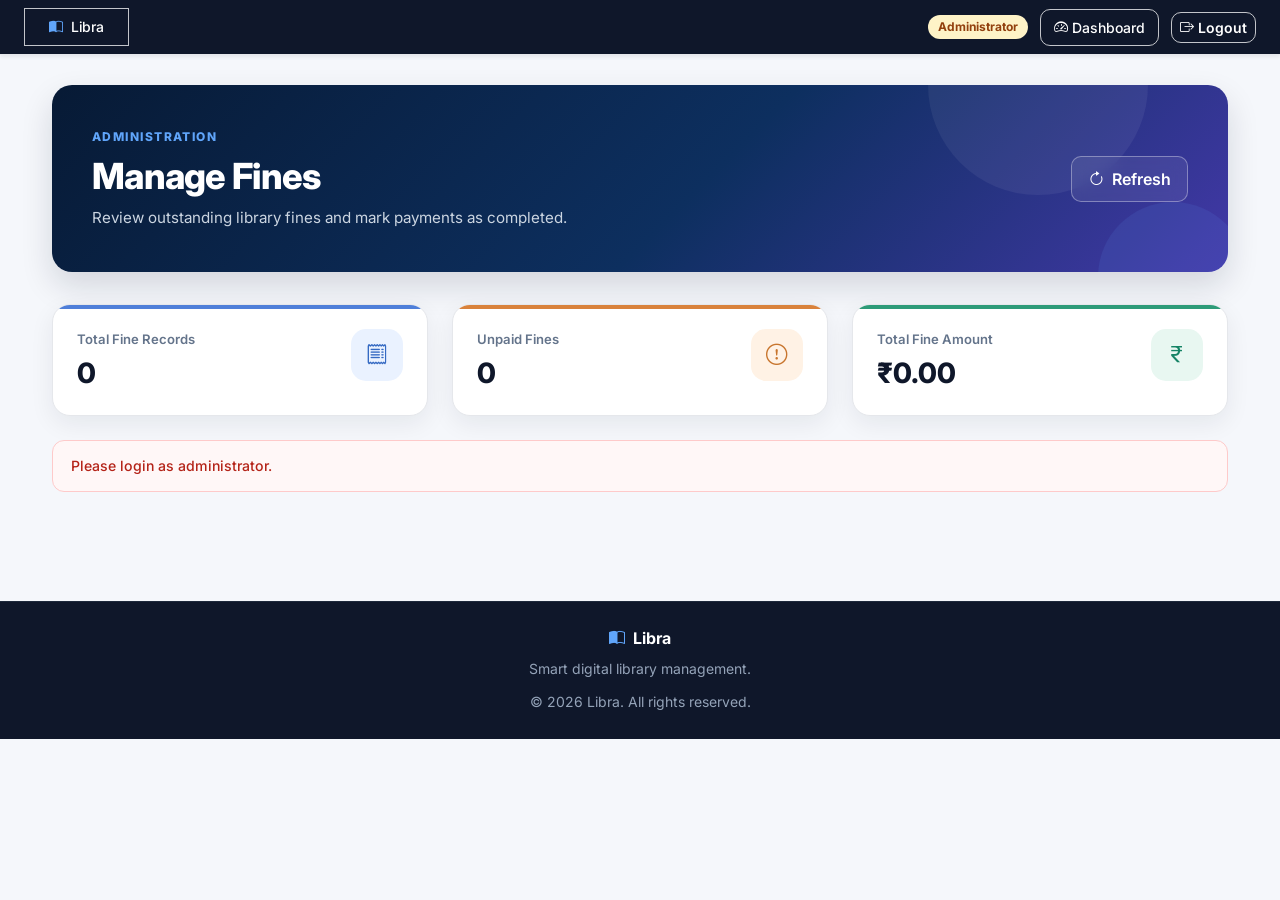
<file: frontend/admin-fines.html>
<!DOCTYPE html>
<html lang="en">

<head>
    <meta charset="UTF-8">
    <meta name="viewport" content="width=device-width, initial-scale=1.0">

    <title>Manage Fines | Libra</title>

    <!-- Bootstrap -->
    <link
        href="https://cdn.jsdelivr.net/npm/bootstrap@5.3.3/dist/css/bootstrap.min.css"
        rel="stylesheet">

    <!-- Bootstrap Icons -->
    <link
        href="https://cdn.jsdelivr.net/npm/bootstrap-icons@1.11.3/font/bootstrap-icons.css"
        rel="stylesheet">

    <!-- Google Font -->
    <link
        href="https://fonts.googleapis.com/css2?family=Inter:wght@400;500;600;700&display=swap"
        rel="stylesheet">

    <!-- Project CSS -->
    <link rel="stylesheet" href="css/style.css">
</head>

<body class="admin-fines-page">

    <!-- ================= NAVBAR ================= -->

    <nav class="navbar navbar-dark bg-dark shadow-sm">
        <div class="container-fluid px-4">

            <a class="navbar-brand fw-bold" href="admin-dashboard.html">
                <i class="bi bi-book-half me-2"></i>
                Libra
            </a>

            <div class="d-flex align-items-center gap-3">

                <span class="badge bg-warning text-dark">
                    Administrator
                </span>

                <a href="admin-dashboard.html"
                   class="btn btn-outline-light btn-sm">
                    <i class="bi bi-speedometer2 me-1"></i>
                    Dashboard
                </a>

                <button
                    class="btn btn-outline-light btn-sm"
                    onclick="logout()">
                    <i class="bi bi-box-arrow-right me-1"></i>
                    Logout
                </button>

            </div>
        </div>
    </nav>


    <!-- ================= MAIN CONTENT ================= -->

    <main class="container py-5">

        <!-- Page Header -->

        <div class="d-flex justify-content-between align-items-center mb-4">

            <div>
                <p class="text-uppercase text-primary fw-semibold small mb-1">
                    Administration
                </p>

                <h1 class="fw-bold mb-1">
                    Manage Fines
                </h1>

                <p class="text-muted mb-0">
                    Review outstanding library fines and mark payments as completed.
                </p>
            </div>

            <button
                class="btn btn-outline-primary"
                onclick="loadFines()">

                <i class="bi bi-arrow-clockwise me-1"></i>
                Refresh
            </button>

        </div>


        <!-- ================= SUMMARY ================= -->

        <div class="row g-4 mb-4">

            <div class="col-md-4">

                <div class="card border-0 shadow-sm h-100">

                    <div class="card-body">

                        <div class="d-flex justify-content-between">

                            <div>
                                <p class="text-muted mb-1">
                                    Total Fine Records
                                </p>

                                <h3 id="totalFineRecords"
                                    class="fw-bold mb-0">
                                    0
                                </h3>
                            </div>

                            <div class="text-warning fs-2">
                                <i class="bi bi-receipt"></i>
                            </div>

                        </div>

                    </div>
                </div>

            </div>


            <div class="col-md-4">

                <div class="card border-0 shadow-sm h-100">

                    <div class="card-body">

                        <div class="d-flex justify-content-between">

                            <div>
                                <p class="text-muted mb-1">
                                    Unpaid Fines
                                </p>

                                <h3 id="unpaidFineRecords"
                                    class="fw-bold mb-0">
                                    0
                                </h3>
                            </div>

                            <div class="text-danger fs-2">
                                <i class="bi bi-exclamation-circle"></i>
                            </div>

                        </div>

                    </div>
                </div>

            </div>


            <div class="col-md-4">

                <div class="card border-0 shadow-sm h-100">

                    <div class="card-body">

                        <div class="d-flex justify-content-between">

                            <div>
                                <p class="text-muted mb-1">
                                    Total Fine Amount
                                </p>

                                <h3 id="totalFineAmount"
                                    class="fw-bold mb-0">
                                    ₹0.00
                                </h3>
                            </div>

                            <div class="text-success fs-2">
                                <i class="bi bi-currency-rupee"></i>
                            </div>

                        </div>

                    </div>
                </div>

            </div>

        </div>


        <!-- ================= LOADING ================= -->

        <div id="loadingState"
             class="text-center py-5">

            <div class="spinner-border text-primary"
                 role="status">
            </div>

            <p class="text-muted mt-3 mb-0">
                Loading fine records...
            </p>

        </div>


        <!-- ================= ERROR ================= -->

        <div id="errorMessage"
             class="alert alert-danger"
             style="display: none;">
        </div>


        <!-- ================= EMPTY ================= -->

        <div id="emptyState"
             class="text-center py-5"
             style="display: none;">

            <div class="fs-1 text-success mb-3">
                <i class="bi bi-check-circle"></i>
            </div>

            <h4>
                No fines found
            </h4>

            <p class="text-muted">
                There are currently no recorded fines.
            </p>

        </div>


        <!-- ================= FINE TABLE ================= -->

        <div id="finesTableContainer"
             class="card border-0 shadow-sm"
             style="display: none;">

            <div class="card-header bg-white py-3">

                <div class="d-flex justify-content-between align-items-center">

                    <h5 class="fw-bold mb-0">
                        Fine Records
                    </h5>

                    <span
                        id="fineCountBadge"
                        class="badge text-bg-primary">
                        0 records
                    </span>

                </div>

            </div>


            <div class="table-responsive">

                <table class="table table-hover align-middle mb-0">

                    <thead class="table-light">

                        <tr>
                            <th>Loan ID</th>
                            <th>Member</th>
                            <th>Book</th>
                            <th>Due Date</th>
                            <th>Returned Date</th>
                            <th>Fine</th>
                            <th>Status</th>
                            <th>Action</th>
                        </tr>

                    </thead>

                    <tbody id="finesTableBody">
                    </tbody>

                </table>

            </div>

        </div>

    </main>


    <!-- ================= FOOTER ================= -->

    <footer class="bg-dark text-white py-4 mt-5">

        <div class="container text-center">

            <div class="fw-bold mb-1">
                <i class="bi bi-book-half me-1"></i>
                Libra
            </div>

            <small class="text-white-50">
                Smart digital library management.
            </small>

            <div class="mt-2">
                <small class="text-white-50">
                    © 2026 Libra. All rights reserved.
                </small>
            </div>

        </div>

    </footer>


    <!-- ================= JAVASCRIPT ================= -->

    <script src="js/admin-fines.js"></script>

</body>

</html>
</file>
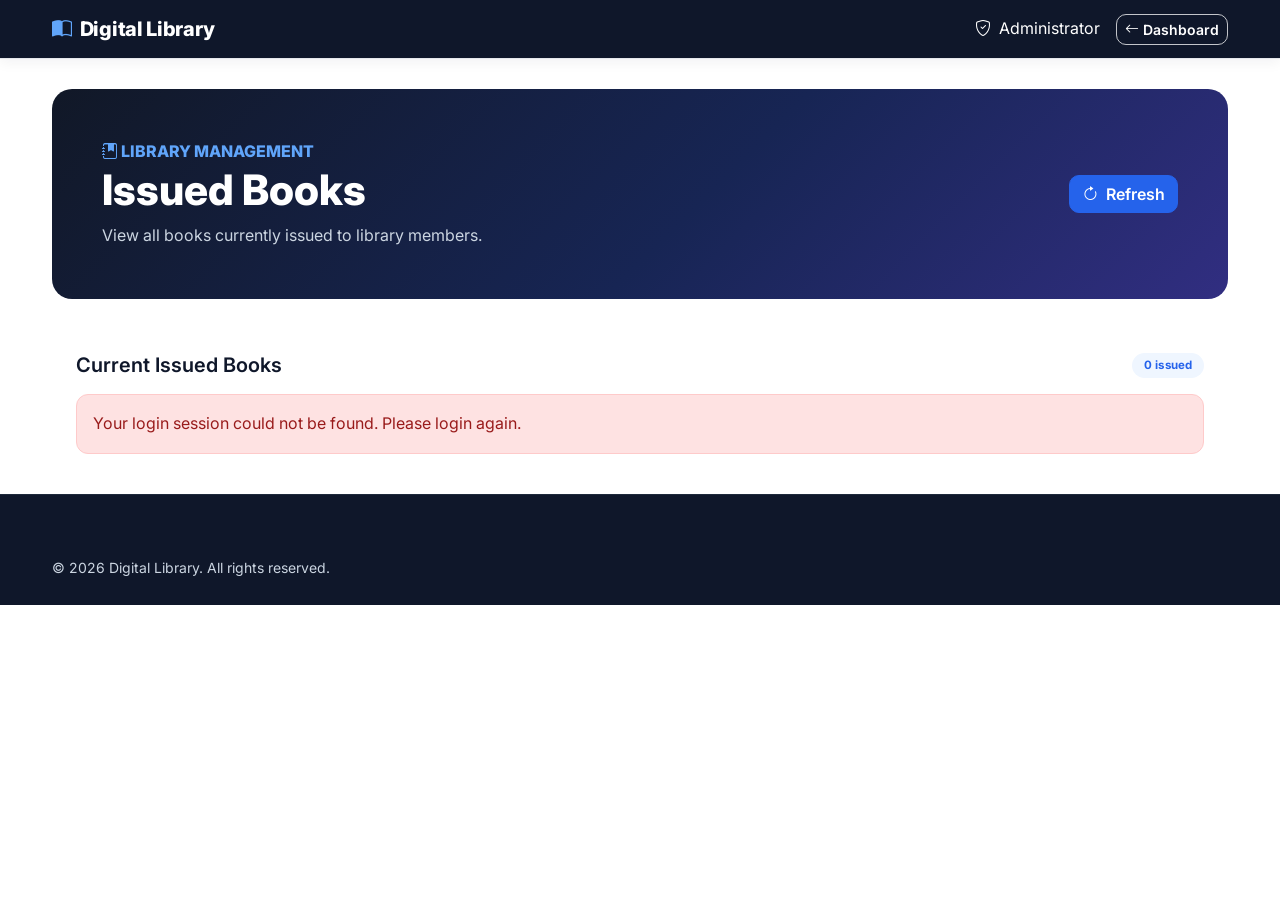
<file: frontend/admin-issued-books.html>
<!DOCTYPE html>
<html lang="en">

<head>

    <meta charset="UTF-8">
    <meta name="viewport" content="width=device-width, initial-scale=1.0">

    <title>Issued Books | Digital Library</title>

    <!-- Bootstrap CSS -->
    <link
        href="https://cdn.jsdelivr.net/npm/bootstrap@5.3.3/dist/css/bootstrap.min.css"
        rel="stylesheet">

    <!-- Bootstrap Icons -->
    <link
        href="https://cdn.jsdelivr.net/npm/bootstrap-icons@1.11.3/font/bootstrap-icons.css"
        rel="stylesheet">

    <!-- Google Font -->
    <link
        href="https://fonts.googleapis.com/css2?family=Inter:wght@400;500;600;700&display=swap"
        rel="stylesheet">

    <!-- Main Project CSS -->
    <link rel="stylesheet" href="css/style.css">
    

</head>


<body class="admin-issued-books-page">


    <!-- ================================
         NAVBAR
    ================================= -->

    <nav class="navbar navbar-dark">

        <div class="container">

            <a class="navbar-brand" href="admin-dashboard.html">

                <i class="bi bi-book-half me-2"></i>

                Digital Library

            </a>


            <div class="d-flex align-items-center gap-3">

                <span class="admin-badge text-white">

                    <i class="bi bi-shield-check me-1"></i>

                    Administrator

                </span>


                <a
                    href="admin-dashboard.html"
                    class="btn btn-outline-light btn-sm">

                    <i class="bi bi-arrow-left me-1"></i>

                    Dashboard

                </a>

            </div>

        </div>

    </nav>



    <!-- ================================
         MAIN CONTENT
    ================================= -->

    <main class="container">


        <!-- PAGE HEADER -->

        <section class="page-header">

            <div
                class="d-flex justify-content-between align-items-center flex-wrap gap-3">

                <div>

                    <div class="admin-issued-label">

                        <i class="bi bi-journal-bookmark-fill"></i>

                        LIBRARY MANAGEMENT

                    </div>


                    <h1 class="page-title">

                        Issued Books

                    </h1>


                    <p class="page-subtitle mb-0">

                        View all books currently issued to library members.

                    </p>

                </div>


                <button
                    class="btn btn-primary"
                    onclick="loadIssuedBooks()">

                    <i class="bi bi-arrow-clockwise me-1"></i>

                    Refresh

                </button>

            </div>

        </section>



        <!-- ISSUED BOOKS CARD -->

        <section class="content-card">

            <div class="card-body p-4">


                <!-- CARD HEADER -->

                <div
                    class="d-flex justify-content-between align-items-center mb-3">

                    <h5 class="mb-0 fw-semibold">

                        Current Issued Books

                    </h5>


                    <span
                        id="issuedBookCount"
                        class="badge bg-primary">

                        0 issued

                    </span>

                </div>



                <!-- LOADING STATE -->

                <div
                    id="loadingState"
                    class="loading-container">

                    <div
                        class="spinner-border text-primary mb-3"
                        role="status">

                        <span class="visually-hidden">

                            Loading...

                        </span>

                    </div>


                    <p class="text-muted mb-0">

                        Loading issued books...

                    </p>

                </div>



                <!-- ERROR MESSAGE -->

                <div
                    id="errorMessage"
                    class="alert alert-danger"
                    style="display: none;">

                </div>



                <!-- EMPTY STATE -->

                <div
                    id="emptyState"
                    class="empty-container"
                    style="display: none;">

                    <div class="empty-icon mb-3">

                        <i class="bi bi-journal-x"></i>

                    </div>


                    <h5>

                        No Books Currently Issued

                    </h5>


                    <p class="text-muted mb-0">

                        There are no active book loans at the moment.

                    </p>

                </div>



                <!-- ISSUED BOOKS TABLE -->

                <div
                    id="issuedBooksTableContainer"
                    class="table-responsive"
                    style="display: none;">

                    <table
                        class="table table-hover align-middle">

                        <thead>

                            <tr>

                                <th>Loan ID</th>

                                <th>Member</th>

                                <th>Book</th>

                                <th>Issue Date</th>

                                <th>Due Date</th>

                                <th>Fine</th>

                                <th>Fine Status</th>

                                <th>Status</th>

                            </tr>

                        </thead>


                        <tbody id="issuedBooksTableBody">

                        </tbody>

                    </table>

                </div>

            </div>

        </section>

    </main>



    <!-- ================================
         FOOTER
    ================================= -->

    <footer class="footer">

        <div class="container">

            <small>

                © 2026 Digital Library. All rights reserved.

            </small>

        </div>

    </footer>



    <!-- Bootstrap JS -->

    <script
        src="https://cdn.jsdelivr.net/npm/bootstrap@5.3.3/dist/js/bootstrap.bundle.min.js">
    </script>


    <!-- Page JavaScript -->

    <script src="js/admin-issued-books.js"></script>


</body>

</html>
</file>
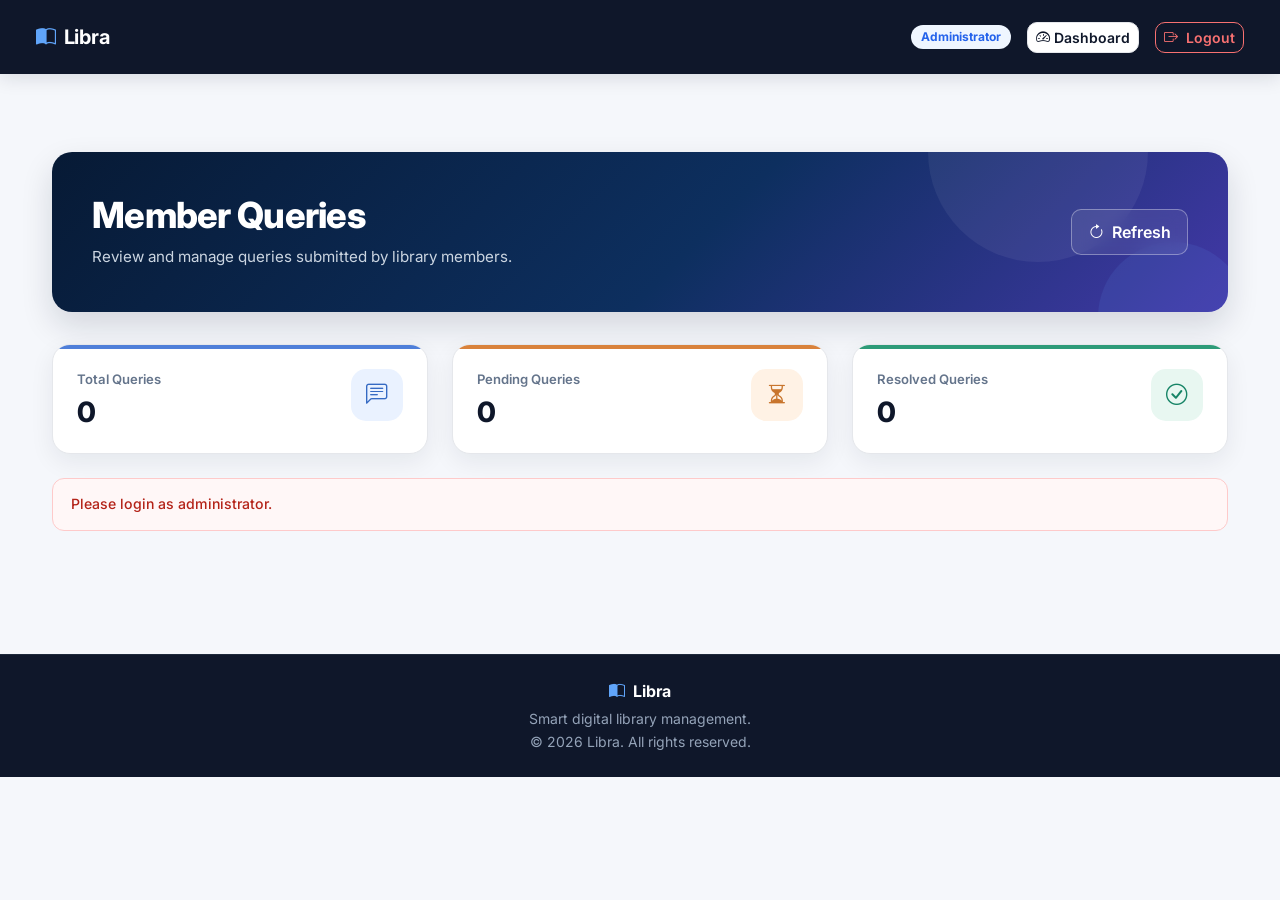
<file: frontend/admin-queries.html>
<!DOCTYPE html>
<html lang="en">

<head>
    <meta charset="UTF-8">
    <meta name="viewport" content="width=device-width, initial-scale=1.0">

    <title>Member Queries | Libra</title>

    <!-- Bootstrap -->
    <link
        href="https://cdn.jsdelivr.net/npm/bootstrap@5.3.3/dist/css/bootstrap.min.css"
        rel="stylesheet">

    <!-- Bootstrap Icons -->
    <link
        href="https://cdn.jsdelivr.net/npm/bootstrap-icons@1.11.3/font/bootstrap-icons.css"
        rel="stylesheet">

    <!-- Google Font -->
    <link
        href="https://fonts.googleapis.com/css2?family=Inter:wght@400;500;600;700&display=swap"
        rel="stylesheet">

    <!-- Project CSS -->
    <link rel="stylesheet" href="css/style.css">
</head>

<body class="admin-queries-page">

    <!-- ================= NAVBAR ================= -->

    <nav class="navbar navbar-dark bg-dark px-4 py-3">

        <div class="container-fluid">

            <a
                href="admin-dashboard.html"
                class="navbar-brand fw-bold">
                <i class="bi bi-book-half me-2"></i>
                Libra
            </a>

            <div class="d-flex align-items-center gap-3">

                <span class="badge bg-primary">
                    Administrator
                </span>

                <a
                    href="admin-dashboard.html"
                    class="btn btn-outline-light btn-sm">
                    <i class="bi bi-speedometer2 me-1"></i>
                    Dashboard
                </a>

                <button
                    class="btn btn-outline-danger btn-sm"
                    onclick="logout()">
                    <i class="bi bi-box-arrow-right me-1"></i>
                    Logout
                </button>

            </div>

        </div>

    </nav>


    <!-- ================= MAIN CONTENT ================= -->

    <main class="container py-5">

        <!-- Page Header -->

        <div class="d-flex justify-content-between align-items-center mb-4">

            <div>

                <h1 class="fw-bold mb-2">
                    Member Queries
                </h1>

                <p class="text-muted mb-0">
                    Review and manage queries submitted by library members.
                </p>

            </div>

            <button
                class="btn btn-outline-primary"
                onclick="loadQueries()">

                <i class="bi bi-arrow-clockwise me-1"></i>
                Refresh

            </button>

        </div>


        <!-- ================= SUMMARY ================= -->

        <div class="row g-4 mb-4">

            <div class="col-md-4">

                <div class="card border-0 shadow-sm h-100">

                    <div class="card-body">

                        <div class="d-flex justify-content-between">

                            <div>

                                <p class="text-muted mb-1">
                                    Total Queries
                                </p>

                                <h3
                                    id="totalQueries"
                                    class="fw-bold mb-0">
                                    0
                                </h3>

                            </div>

                            <div class="fs-2 text-primary">
                                <i class="bi bi-chat-left-text"></i>
                            </div>

                        </div>

                    </div>

                </div>

            </div>


            <div class="col-md-4">

                <div class="card border-0 shadow-sm h-100">

                    <div class="card-body">

                        <div class="d-flex justify-content-between">

                            <div>

                                <p class="text-muted mb-1">
                                    Pending Queries
                                </p>

                                <h3
                                    id="pendingQueries"
                                    class="fw-bold mb-0">
                                    0
                                </h3>

                            </div>

                            <div class="fs-2 text-warning">
                                <i class="bi bi-hourglass-split"></i>
                            </div>

                        </div>

                    </div>

                </div>

            </div>


            <div class="col-md-4">

                <div class="card border-0 shadow-sm h-100">

                    <div class="card-body">

                        <div class="d-flex justify-content-between">

                            <div>

                                <p class="text-muted mb-1">
                                    Resolved Queries
                                </p>

                                <h3
                                    id="resolvedQueries"
                                    class="fw-bold mb-0">
                                    0
                                </h3>

                            </div>

                            <div class="fs-2 text-success">
                                <i class="bi bi-check-circle"></i>
                            </div>

                        </div>

                    </div>

                </div>

            </div>

        </div>


        <!-- ================= LOADING ================= -->

        <div
            id="loadingState"
            class="text-center py-5">

            <div
                class="spinner-border text-primary"
                role="status">
            </div>

            <p class="text-muted mt-3 mb-0">
                Loading member queries...
            </p>

        </div>


        <!-- ================= ERROR ================= -->

        <div
            id="errorMessage"
            class="alert alert-danger"
            style="display: none;">
        </div>


        <!-- ================= EMPTY ================= -->

        <div
            id="emptyState"
            class="text-center py-5"
            style="display: none;">

            <i
                class="bi bi-chat-square-text fs-1 text-muted">
            </i>

            <h5 class="mt-3">
                No member queries found
            </h5>

            <p class="text-muted">
                There are currently no queries submitted by members.
            </p>

        </div>


        <!-- ================= TABLE ================= -->

        <div
            id="queriesTableContainer"
            class="card border-0 shadow-sm"
            style="display: none;">

            <div class="card-header bg-white py-3">

                <div class="d-flex justify-content-between align-items-center">

                    <h5 class="mb-0 fw-semibold">
                        <i class="bi bi-inbox me-2"></i>
                        Query Records
                    </h5>

                    <span
                        id="queryCountBadge"
                        class="badge bg-primary">
                        0 records
                    </span>

                </div>

            </div>


            <div class="table-responsive">

                <table
                    class="table table-hover align-middle mb-0">

                    <thead class="table-light">

                        <tr>

                            <th>Query ID</th>

                            <th>Member</th>

                            <th>Subject</th>

                            <th>Message</th>

                            <th>Submitted</th>

                            <th>Status</th>

                            <th>Action</th>

                        </tr>

                    </thead>

                    <tbody id="queriesTableBody">
                    </tbody>

                </table>

            </div>

        </div>

    </main>


    <!-- ================= FOOTER ================= -->

    <footer class="border-top py-4 mt-5">

        <div class="container text-center">

            <div class="fw-bold mb-1">
                <i class="bi bi-book-half me-1"></i>
                Libra
            </div>

            <p class="text-muted small mb-0">
                Smart digital library management.
            </p>

            <p class="text-muted small mb-0">
                © 2026 Libra. All rights reserved.
            </p>

        </div>

    </footer>


    <!-- JavaScript -->

    <script src="js/admin-queries.js"></script>

</body>

</html>
</file>
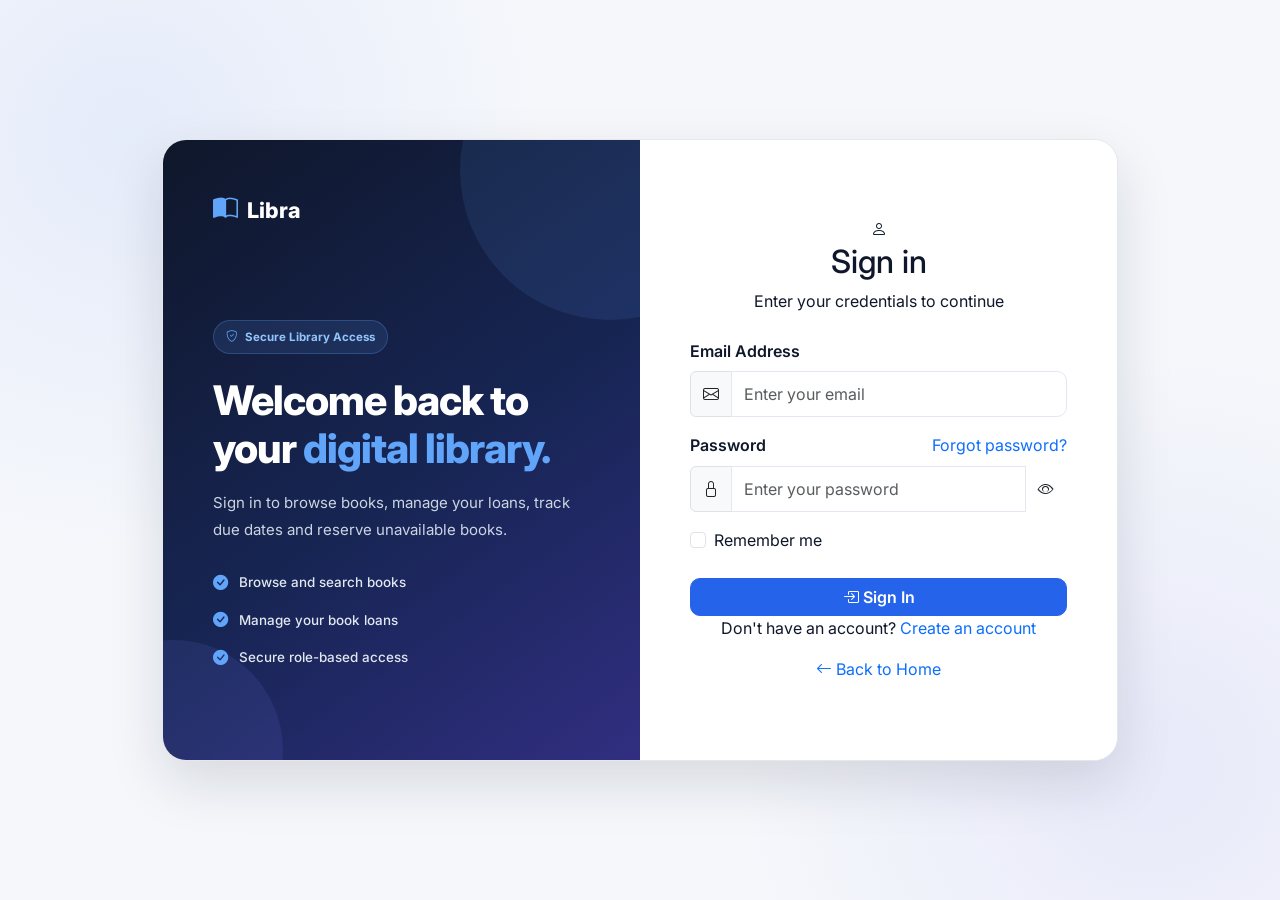
<file: frontend/admin-users.html>
<!DOCTYPE html>
<html lang="en">

<head>

    <meta charset="UTF-8">

    <meta name="viewport"
          content="width=device-width, initial-scale=1.0">

    <title>Manage Members | Digital Library</title>

    <!-- Bootstrap -->
    <link
        href="https://cdn.jsdelivr.net/npm/bootstrap@5.3.3/dist/css/bootstrap.min.css"
        rel="stylesheet">

    <!-- Bootstrap Icons -->
    <link
        rel="stylesheet"
        href="https://cdn.jsdelivr.net/npm/bootstrap-icons@1.11.3/font/bootstrap-icons.css">

    <!-- Google Font -->
    <link
        href="https://fonts.googleapis.com/css2?family=Inter:wght@400;500;600;700&display=swap"
        rel="stylesheet">

    <!-- Main Project CSS -->
    <link rel="stylesheet" href="css/style.css">

</head>


<body class="admin-users-page">


    <!-- =====================================================
         NAVBAR
    ====================================================== -->

    <nav class="navbar navbar-expand-lg">

        <div class="container">

            <!-- Brand -->
            <a class="navbar-brand brand"
               href="admin-dashboard.html">

                <i class="bi bi-book-half"></i>

                <span>Digital Library</span>

            </a>


            <!-- Dashboard Button -->
            <div>

                <a href="admin-dashboard.html"
                   class="btn btn-outline-primary btn-sm">

                    <i class="bi bi-arrow-left"></i>

                    <span>Dashboard</span>

                </a>

            </div>

        </div>

    </nav>



    <!-- =====================================================
         PAGE HEADER
    ====================================================== -->

    <section class="page-header">

        <div class="container">

            <!-- Section Label -->
            <div class="admin-users-label">

                <i class="bi bi-people-fill"></i>

                LIBRARY MANAGEMENT

            </div>


            <!-- Page Title -->
            <h1 class="page-title">

                Manage Members

            </h1>


            <!-- Page Subtitle -->
            <p class="page-subtitle mb-0">

                View and manage registered library members.

            </p>

        </div>

    </section>



    <!-- =====================================================
         MEMBERS TABLE
    ====================================================== -->

    <section class="container">

        <div class="member-card">


            <!-- =================================================
                 CARD HEADER
            ================================================== -->

            <div class="p-4 border-bottom
                        d-flex
                        justify-content-between
                        align-items-center">

                <div>

                    <h5 class="mb-1 fw-bold">

                        Registered Members

                    </h5>


                    <small class="text-muted"
                           id="memberCount">

                        Loading members...

                    </small>

                </div>


                <!-- Refresh Button -->
                <button
                    type="button"
                    class="btn btn-primary"
                    onclick="loadMembers()">

                    <i class="bi bi-arrow-clockwise"></i>

                    <span>Refresh</span>

                </button>

            </div>



            <!-- =================================================
                 LOADING
            ================================================== -->

            <div id="loadingState"
                 class="loading-state">

                <div
                    class="spinner-border text-primary mb-3"
                    role="status">

                    <span class="visually-hidden">

                        Loading...

                    </span>

                </div>


                <p class="text-muted mb-0">

                    Loading members...

                </p>

            </div>



            <!-- =================================================
                 ERROR
            ================================================== -->

            <div
                id="errorMessage"
                class="alert alert-danger m-4"
                style="display: none;">

            </div>



            <!-- =================================================
                 MEMBERS TABLE
            ================================================== -->

            <div
                class="table-responsive"
                id="membersTableContainer"
                style="display: none;">

                <table class="table align-middle">

                    <thead>

                        <tr>

                            <th>#</th>

                            <th>Member</th>

                            <th>Email</th>

                            <th>Role</th>

                            <th>Action</th>

                        </tr>

                    </thead>


                    <tbody id="membersTableBody">

                    </tbody>

                </table>

            </div>



            <!-- =================================================
                 EMPTY STATE
            ================================================== -->

            <div
                id="emptyState"
                class="empty-state"
                style="display: none;">

                <i class="bi bi-people"></i>


                <h5 class="mt-3">

                    No members found

                </h5>


                <p>

                    There are currently no registered members.

                </p>

            </div>


        </div>

    </section>



    <!-- =====================================================
         FOOTER
    ====================================================== -->

    <footer class="footer">

        Digital Library Management System © 2026

    </footer>



    <!-- =====================================================
         JAVASCRIPT
    ====================================================== -->

    <script src="js/admin-users.js"></script>

</body>

</html>
</file>
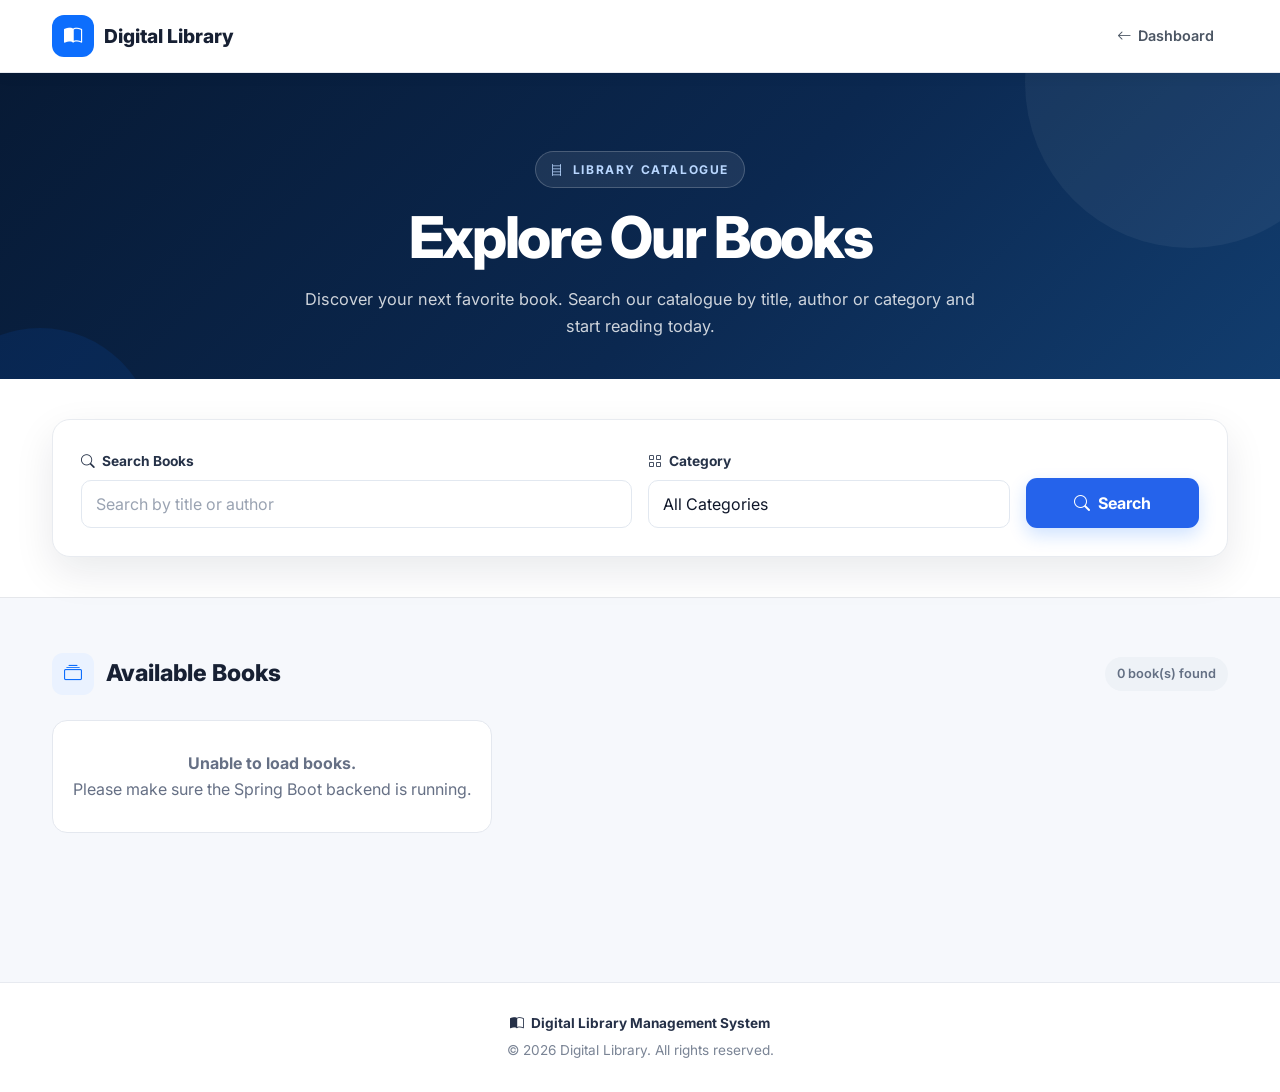
<file: frontend/books.html>
<!DOCTYPE html>
<html lang="en">

<head>

    <meta charset="UTF-8">

    <meta name="viewport"
          content="width=device-width, initial-scale=1.0">

    <meta name="description"
          content="Explore and borrow books from the Digital Library Management System.">

    <title>Library Catalogue - Digital Library</title>


    <!-- =====================================================
         GOOGLE FONT
         ===================================================== -->

    <link rel="preconnect"
          href="https://fonts.googleapis.com">

    <link rel="preconnect"
          href="https://fonts.gstatic.com"
          crossorigin>

    <link
        href="https://fonts.googleapis.com/css2?family=Inter:wght@400;500;600;700;800&display=swap"
        rel="stylesheet">


    <!-- =====================================================
         BOOTSTRAP
         ===================================================== -->

    <link
        href="https://cdn.jsdelivr.net/npm/bootstrap@5.3.3/dist/css/bootstrap.min.css"
        rel="stylesheet">


    <!-- =====================================================
         BOOTSTRAP ICONS
         ===================================================== -->

    <link
        rel="stylesheet"
        href="https://cdn.jsdelivr.net/npm/bootstrap-icons@1.11.3/font/bootstrap-icons.min.css">


    <!-- =====================================================
         PROJECT CSS
         ===================================================== -->

    <link
        rel="stylesheet"
        href="css/style.css">


    <!-- =====================================================
         PAGE-SPECIFIC CSS
         ===================================================== -->

    <style>

        /* =====================================================
           PAGE BASE
           ===================================================== */

        body {
            font-family: 'Inter', sans-serif;
            background: #f6f8fc;
            color: #172033;
        }


        /* =====================================================
           NAVBAR
           ===================================================== */

        .library-navbar {
            background: rgba(255, 255, 255, 0.96);
            border-bottom: 1px solid #e7eaf0;
            padding: 15px 0;
            position: sticky;
            top: 0;
            z-index: 1000;
            backdrop-filter: blur(12px);
        }

        .library-navbar .container {
            display: flex;
            align-items: center;
            justify-content: space-between;
        }

        .library-brand {
            display: inline-flex;
            align-items: center;
            gap: 10px;
            text-decoration: none;
            color: #172033;
            font-size: 1.2rem;
            font-weight: 800;
        }

        .library-brand-icon {
            width: 42px;
            height: 42px;
            display: flex;
            align-items: center;
            justify-content: center;
            border-radius: 12px;
            background: #0d6efd;
            color: #ffffff;
            font-size: 1.15rem;
        }

        .back-link {
            display: inline-flex;
            align-items: center;
            gap: 7px;
            padding: 9px 14px;
            border-radius: 9px;
            text-decoration: none;
            color: #4b5563;
            font-size: 0.9rem;
            font-weight: 600;
            transition: 0.2s ease;
        }

        .back-link:hover {
            background: #eef4ff;
            color: #0d6efd;
        }


        /* =====================================================
           CATALOGUE HERO
           ===================================================== */

        .catalogue-hero {
            position: relative;
            padding: 78px 20px 72px;
            background:
                linear-gradient(
                    135deg,
                    #071a35 0%,
                    #0d2b52 55%,
                    #123c6b 100%
                );
            overflow: hidden;
        }

        .catalogue-hero::before {
            content: "";
            position: absolute;
            width: 320px;
            height: 320px;
            border-radius: 50%;
            background: rgba(255, 255, 255, 0.05);
            top: -150px;
            right: -80px;
        }

        .catalogue-hero::after {
            content: "";
            position: absolute;
            width: 220px;
            height: 220px;
            border-radius: 50%;
            background: rgba(13, 110, 253, 0.12);
            bottom: -120px;
            left: -70px;
        }

        .catalogue-hero .container {
            position: relative;
            z-index: 2;
        }

        .catalogue-label {
            display: inline-flex;
            align-items: center;
            gap: 8px;
            padding: 7px 13px;
            margin-bottom: 18px;
            border: 1px solid rgba(255,255,255,0.18);
            border-radius: 50px;
            background: rgba(255,255,255,0.08);
            color: #b9d7ff;
            font-size: 0.75rem;
            font-weight: 700;
            letter-spacing: 1.8px;
        }

        .catalogue-title {
            margin: 0 auto 15px;
            color: #ffffff;
            font-size: clamp(2.3rem, 5vw, 3.6rem);
            line-height: 1.1;
            font-weight: 800;
        }

        .catalogue-description {
            max-width: 680px;
            margin: 0 auto;
            color: rgba(255,255,255,0.75);
            font-size: 1.05rem;
            line-height: 1.7;
        }


        /* =====================================================
           SEARCH SECTION
           ===================================================== */

        .search-section {
            position: relative;
            margin-top: -35px;
            margin-bottom: 55px;
            z-index: 10;
        }

        .search-card {
            padding: 28px;
            background: #ffffff;
            border: 1px solid #e8ebf0;
            border-radius: 18px;
            box-shadow: 0 15px 40px rgba(16, 24, 40, 0.09);
        }

        .form-label {
            margin-bottom: 8px;
            color: #263248;
            font-size: 0.86rem;
            font-weight: 700;
        }

        .form-control,
        .form-select {
            min-height: 50px;
            padding: 10px 14px;
            border: 1px solid #dfe4ec;
            border-radius: 11px;
            color: #172033;
            background: #ffffff;
            box-shadow: none;
            transition: 0.2s ease;
        }

        .form-control::placeholder {
            color: #9aa3b2;
        }

        .form-control:focus,
        .form-select:focus {
            border-color: #86b7fe;
            box-shadow: 0 0 0 4px rgba(13, 110, 253, 0.1);
        }

        .search-button {
            min-height: 50px;
            border: none;
            border-radius: 11px;
            font-weight: 700;
            box-shadow: 0 7px 18px rgba(13, 110, 253, 0.2);
            transition: 0.2s ease;
        }

        .search-button:hover {
            transform: translateY(-1px);
            box-shadow: 0 10px 22px rgba(13, 110, 253, 0.25);
        }


        /* =====================================================
           BOOK SECTION HEADER
           ===================================================== */

        .books-header {
            display: flex;
            justify-content: space-between;
            align-items: center;
            gap: 15px;
            margin-bottom: 25px;
        }

        .books-heading-wrapper {
            display: flex;
            align-items: center;
            gap: 12px;
        }

        .books-heading-icon {
            width: 42px;
            height: 42px;
            display: flex;
            align-items: center;
            justify-content: center;
            border-radius: 11px;
            background: #eaf2ff;
            color: #0d6efd;
            font-size: 1.1rem;
        }

        .books-title {
            margin: 0;
            color: #172033;
            font-size: 1.45rem;
            font-weight: 800;
        }

        .book-count {
            display: inline-flex;
            align-items: center;
            padding: 7px 12px;
            border-radius: 50px;
            background: #eef2f7;
            color: #647084;
            font-size: 0.8rem;
            font-weight: 600;
        }


        /* =====================================================
           LOADING
           ===================================================== */

        #loading,
        #loadingState {
            display: none !important;
        }


        /* =====================================================
           BOOK CARDS
           ===================================================== */

        #booksContainer {
            min-height: 100px;
        }

        #booksContainer > div {
            display: flex;
        }

        #booksContainer .card {
            width: 100%;
            min-height: 100%;
        }

        .book-card,
        #booksContainer .card {
            background: #ffffff;
            border: 1px solid #e8ebf0 !important;
            border-radius: 17px !important;
            overflow: hidden;
            box-shadow: 0 5px 18px rgba(16, 24, 40, 0.045) !important;
            transition:
                transform 0.25s ease,
                box-shadow 0.25s ease,
                border-color 0.25s ease;
        }

        #booksContainer .card:hover {
            transform: translateY(-6px);
            border-color: #d6e4ff !important;
            box-shadow: 0 18px 38px rgba(16, 24, 40, 0.1) !important;
        }

        #booksContainer .card-body {
            padding: 23px;
            display: flex;
            flex-direction: column;
        }

        #booksContainer .badge {
            padding: 7px 10px;
            border-radius: 50px;
            font-size: 0.7rem;
            font-weight: 700;
        }

        #booksContainer .card-title {
            min-height: 52px;
            margin-top: 15px;
            margin-bottom: 15px;
            color: #172033;
            font-size: 1.08rem;
            line-height: 1.45;
            font-weight: 750;
        }

        #booksContainer .card-text {
            color: #687386;
            font-size: 0.88rem;
            line-height: 1.55;
        }

        #booksContainer .card-text strong {
            color: #303b4e;
            font-weight: 700;
        }

        #booksContainer .btn {
            margin-top: auto;
            min-height: 43px;
            border-radius: 10px;
            font-size: 0.86rem;
            font-weight: 700;
        }


        /* =====================================================
           BETTER BOOTSTRAP BADGES
           ===================================================== */

        #booksContainer .bg-primary {
            background: #eaf2ff !important;
            color: #0d6efd !important;
        }

        #booksContainer .bg-success {
            background: #eaf8f0 !important;
            color: #16834d !important;
        }

        #booksContainer .bg-danger {
            background: #fff0f0 !important;
            color: #d13b3b !important;
        }


        /* =====================================================
           ERROR / EMPTY STATES
           ===================================================== */

        #errorMessage {
            border: none;
            border-radius: 14px;
        }

        #booksContainer .alert {
            border: 1px solid #e4e8ef;
            border-radius: 15px;
            padding: 30px 20px;
            background: #ffffff;
            color: #667085;
        }


        /* =====================================================
           MODAL
           ===================================================== */

        #bookDetailsModal .modal-dialog {
            max-width: 520px;
        }

        #bookDetailsModal .modal-content {
            border: none;
            border-radius: 20px;
            overflow: hidden;
            box-shadow: 0 25px 70px rgba(0,0,0,0.2);
        }

        #bookDetailsModal .modal-header {
            padding: 21px 24px;
            background: #f8faff;
            border-bottom: 1px solid #e9edf3;
        }

        #bookDetailsModal .modal-title {
            color: #172033;
            font-size: 1.1rem;
            font-weight: 800;
        }

        #bookDetailsModal .modal-body {
            padding: 26px 24px;
        }

        .detail-label {
            margin-bottom: 5px;
            color: #7a8495;
            font-size: 0.78rem;
            font-weight: 700;
            text-transform: uppercase;
            letter-spacing: 0.5px;
        }

        .detail-value {
            padding: 11px 13px;
            border-radius: 10px;
            background: #f7f9fc;
            color: #172033;
            font-size: 0.92rem;
            font-weight: 600;
            word-break: break-word;
        }

        #bookDetailsModal .modal-footer {
            padding: 18px 24px;
            border-top: 1px solid #e9edf3;
        }

        #bookDetailsModal .modal-footer .btn {
            min-height: 42px;
            border-radius: 9px;
            padding: 9px 16px;
            font-weight: 700;
        }


        /* =====================================================
           FOOTER
           ===================================================== */

        .library-footer {
            margin-top: 80px;
            padding: 30px 0;
            background: #ffffff;
            border-top: 1px solid #e7eaf0;
            color: #7a8495;
            font-size: 0.85rem;
            text-align: center;
        }

        .library-footer .footer-brand {
            margin-bottom: 5px;
            color: #253047;
            font-weight: 700;
        }


        /* =====================================================
           RESPONSIVE
           ===================================================== */

        @media (max-width: 768px) {

            .catalogue-hero {
                padding: 60px 20px 70px;
            }

            .catalogue-title {
                font-size: 2.3rem;
            }

            .catalogue-description {
                font-size: 0.95rem;
            }

            .search-section {
                margin-top: -30px;
                margin-bottom: 40px;
            }

            .search-card {
                padding: 20px;
            }

            .books-header {
                align-items: flex-start;
                flex-direction: column;
            }

            .books-title {
                font-size: 1.3rem;
            }

        }


        @media (max-width: 576px) {

            .library-navbar {
                padding: 12px 0;
            }

            .library-brand {
                font-size: 1rem;
            }

            .library-brand-icon {
                width: 38px;
                height: 38px;
            }

            .back-link {
                padding: 8px;
                font-size: 0.8rem;
            }

            .back-link span {
                display: none;
            }

            .catalogue-title {
                font-size: 2rem;
            }

            .catalogue-label {
                font-size: 0.68rem;
            }

            #booksContainer .card-body {
                padding: 20px;
            }

        }

    </style>

</head>


<body>


<!-- =========================================================
     NAVBAR
     ========================================================= -->

<nav class="navbar library-navbar">

    <div class="container">

        <!-- Brand -->

        <a href="user-dashboard.html"
           class="library-brand">

            <span class="library-brand-icon">

                <i class="bi bi-book-half"></i>

            </span>

            <span>
                Digital Library
            </span>

        </a>


        <!-- Dashboard -->

        <a href="user-dashboard.html"
           class="back-link">

            <i class="bi bi-arrow-left"></i>

            <span>
                Dashboard
            </span>

        </a>

    </div>

</nav>



<!-- =========================================================
     CATALOGUE HERO
     ========================================================= -->

<section class="catalogue-hero">

    <div class="container text-center">

        <div class="catalogue-label">

            <i class="bi bi-bookshelf"></i>

            LIBRARY CATALOGUE

        </div>


        <h1 class="catalogue-title">

            Explore Our Books

        </h1>


        <p class="catalogue-description">

            Discover your next favorite book.
            Search our catalogue by title, author
            or category and start reading today.

        </p>

    </div>

</section>



<!-- =========================================================
     SEARCH SECTION
     ========================================================= -->

<section class="search-section">

    <div class="container">

        <div class="search-card">

            <div class="row g-3 align-items-end">


                <!-- Search -->

                <div class="col-lg-6">

                    <label for="searchInput"
                           class="form-label">

                        <i class="bi bi-search me-1"></i>

                        Search Books

                    </label>


                    <input
                        type="text"
                        id="searchInput"
                        class="form-control"
                        placeholder="Search by title or author"
                        autocomplete="off">

                </div>


                <!-- Category -->

                <div class="col-lg-4">

                    <label for="categorySelect"
                           class="form-label">

                        <i class="bi bi-grid me-1"></i>

                        Category

                    </label>


                    <select
                        id="categorySelect"
                        class="form-select">

                        <option value="">
                            All Categories
                        </option>

                    </select>

                </div>


                <!-- Search Button -->

                <div class="col-lg-2">

                    <button
                        type="button"
                        id="searchButton"
                        class="btn btn-primary w-100 search-button">

                        <i class="bi bi-search me-1"></i>

                        Search

                    </button>

                </div>


            </div>

        </div>

    </div>

</section>



<!-- =========================================================
     BOOKS SECTION
     ========================================================= -->

<section class="pb-5">

    <div class="container">


        <!-- Books Header -->

        <div class="books-header">

            <div class="books-heading-wrapper">

                <div class="books-heading-icon">

                    <i class="bi bi-collection"></i>

                </div>

                <h2 class="books-title">

                    Available Books

                </h2>

            </div>


            <span
                id="bookCount"
                class="book-count">

                0 book(s) found

            </span>

        </div>



        <!-- =================================================
             LOADING
             ================================================= -->

        <div
            id="loading"
            class="text-center py-5"
            style="display:none !important;">

            <div
                class="spinner-border text-primary"
                role="status">

                <span class="visually-hidden">
                    Loading...
                </span>

            </div>

        </div>


        <!-- =================================================
             SECOND LOADING STATE
             ================================================= -->

        <div
            id="loadingState"
            class="text-center py-5"
            style="display:none !important;">

            <div
                class="spinner-border text-primary"
                role="status">

                <span class="visually-hidden">
                    Loading...
                </span>

            </div>

        </div>



        <!-- =================================================
             ERROR
             ================================================= -->

        <div
            id="errorMessage"
            class="alert alert-danger text-center"
            style="display:none;">

            <i class="bi bi-exclamation-triangle me-2"></i>

            Unable to load books.

        </div>



        <!-- =================================================
             BOOKS CONTAINER
             JavaScript dynamically inserts books here
             ================================================= -->

        <div
            id="booksContainer"
            class="row g-4">

        </div>


    </div>

</section>



<!-- =========================================================
     BOOK DETAILS MODAL
     ========================================================= -->

<div
    class="modal fade"
    id="bookDetailsModal"
    tabindex="-1"
    aria-labelledby="modalBookTitle"
    aria-hidden="true">


    <div class="modal-dialog modal-dialog-centered">

        <div class="modal-content">


            <!-- Modal Header -->

            <div class="modal-header">

                <div>

                    <div class="text-primary small fw-semibold mb-1">

                        <i class="bi bi-book me-1"></i>

                        BOOK DETAILS

                    </div>

                    <h5
                        class="modal-title"
                        id="modalBookTitle">

                        Book Details

                    </h5>

                </div>


                <button
                    type="button"
                    class="btn-close"
                    data-bs-dismiss="modal"
                    aria-label="Close">

                </button>

            </div>



            <!-- Modal Body -->

            <div class="modal-body">


                <!-- Author -->

                <div class="mb-3">

                    <div class="detail-label">
                        Author
                    </div>

                    <div
                        id="modalBookAuthor"
                        class="detail-value">

                        -

                    </div>

                </div>


                <!-- ISBN -->

                <div class="mb-3">

                    <div class="detail-label">
                        ISBN
                    </div>

                    <div
                        id="modalBookIsbn"
                        class="detail-value">

                        -

                    </div>

                </div>


                <!-- Category -->

                <div class="mb-3">

                    <div class="detail-label">
                        Category
                    </div>

                    <div
                        id="modalBookCategory"
                        class="detail-value">

                        -

                    </div>

                </div>


                <!-- Quantity -->

                <div class="mb-1">

                    <div class="detail-label">
                        Available Copies
                    </div>

                    <div
                        id="modalBookQuantity"
                        class="detail-value">

                        -

                    </div>

                </div>


            </div>



            <!-- Modal Footer -->

            <div class="modal-footer">


                <button
                    type="button"
                    class="btn btn-light border"
                    data-bs-dismiss="modal">

                    Close

                </button>


                <!-- Booking -->

                <button
                    type="button"
                    id="bookingButton"
                    class="btn btn-warning"
                    onclick="bookBook()"
                    style="display:none;">

                    <i class="bi bi-bookmark-plus me-1"></i>

                    Book

                </button>


                <!-- Issue -->

                <button
                    type="button"
                    id="issueBookButton"
                    class="btn btn-primary"
                    onclick="issueBook()"
                    style="display:none;">

                    <i class="bi bi-journal-plus me-1"></i>

                    Issue Book

                </button>


            </div>


        </div>

    </div>

</div>



<!-- =========================================================
     FOOTER
     ========================================================= -->

<footer class="library-footer">

    <div class="container">

        <div class="footer-brand">

            <i class="bi bi-book-half me-1"></i>

            Digital Library Management System

        </div>

        <div>

            © 2026 Digital Library.
            All rights reserved.

        </div>

    </div>

</footer>



<!-- =========================================================
     BOOTSTRAP JS
     ========================================================= -->

<script
    src="https://cdn.jsdelivr.net/npm/bootstrap@5.3.3/dist/js/bootstrap.bundle.min.js">
</script>



<!-- =========================================================
     BOOKS JS
     ========================================================= -->

<script src="js/books.js"></script>


</body>

</html>
</file>
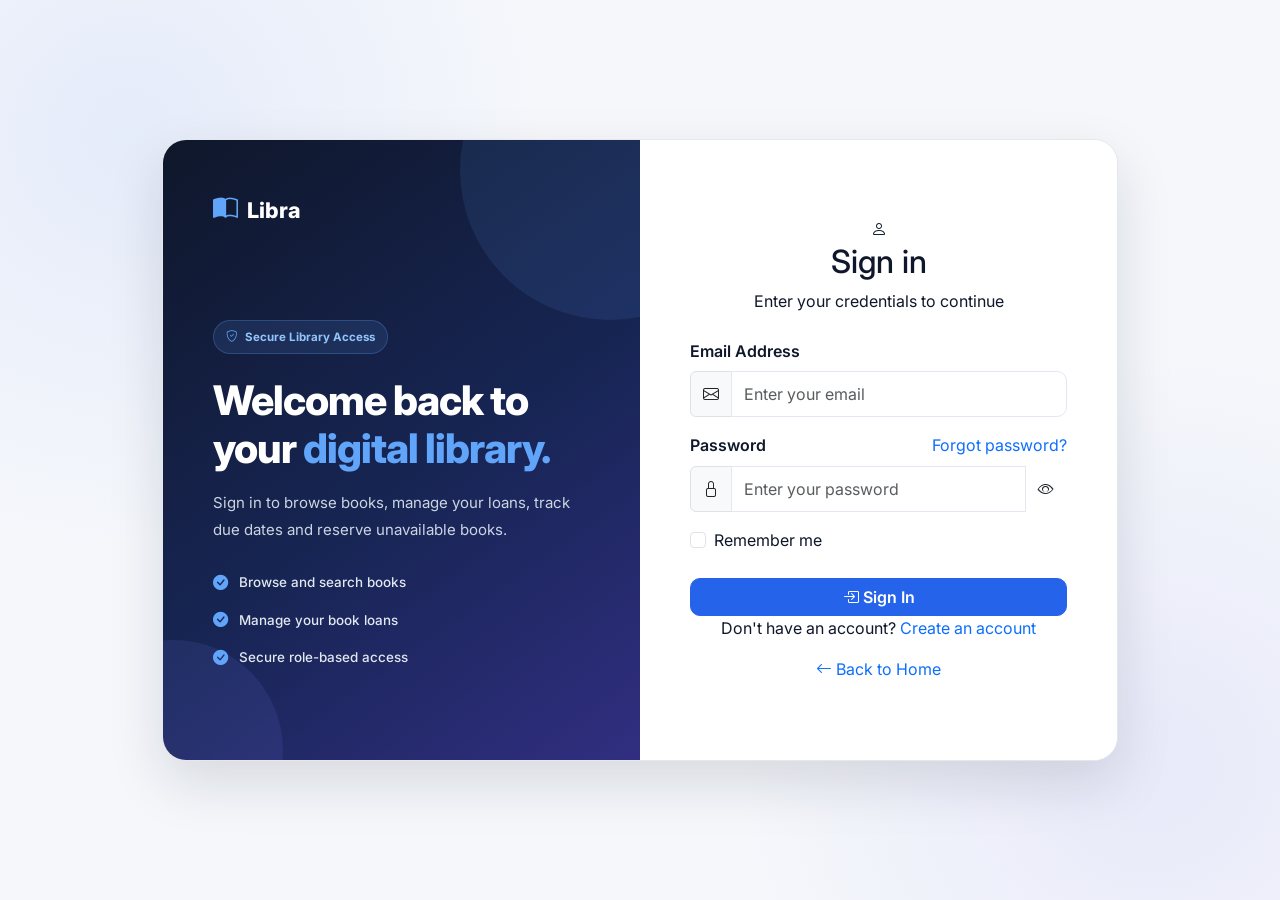
<file: frontend/login.html>
<!DOCTYPE html>
<html lang="en">

<head>

    <meta charset="UTF-8">

    <meta name="viewport" content="width=device-width, initial-scale=1.0">

    <title>Login | Libra Digital Library</title>

    <!-- Bootstrap -->
    <link
        href="https://cdn.jsdelivr.net/npm/bootstrap@5.3.3/dist/css/bootstrap.min.css"
        rel="stylesheet">

    <!-- Bootstrap Icons -->
    <link
        rel="stylesheet"
        href="https://cdn.jsdelivr.net/npm/bootstrap-icons@1.11.3/font/bootstrap-icons.min.css">

    <!-- Google Font -->
    <link
        href="https://fonts.googleapis.com/css2?family=Inter:wght@400;500;600;700;800&display=swap"
        rel="stylesheet">

    <!-- Custom CSS -->
    <link rel="stylesheet" href="css/style.css">

</head>


<body>


<!-- ================= LOGIN PAGE ================= -->

<section class="login-page">

    <div class="container">

        <div class="row min-vh-100 align-items-center justify-content-center">

            <div class="col-lg-10">

                <div class="row login-container shadow-lg">


                    <!-- ================= LEFT SECTION ================= -->

                    <div class="col-lg-6 login-info">

                        <!-- Brand -->

                        <a href="index.html" class="login-brand">

                            <i class="bi bi-book-half"></i>

                            Libra

                        </a>


                        <div class="login-info-content">

                            <!-- Badge -->

                            <span class="login-badge">

                                <i class="bi bi-shield-check"></i>

                                Secure Library Access

                            </span>


                            <!-- Heading -->

                            <h1>

                                Welcome back to your
                                <span>digital library.</span>

                            </h1>


                            <!-- Description -->

                            <p>

                                Sign in to browse books, manage your
                                loans, track due dates and reserve
                                unavailable books.

                            </p>


                            <!-- Features -->

                            <div class="login-features">

                                <div>

                                    <i class="bi bi-check-circle-fill"></i>

                                    Browse and search books

                                </div>


                                <div>

                                    <i class="bi bi-check-circle-fill"></i>

                                    Manage your book loans

                                </div>


                                <div>

                                    <i class="bi bi-check-circle-fill"></i>

                                    Secure role-based access

                                </div>

                            </div>

                        </div>

                    </div>



                    <!-- ================= RIGHT SECTION ================= -->

                    <div class="col-lg-6 login-form-section">

                        <div class="login-form-wrapper">


                            <!-- Login Header -->

                            <div class="text-center mb-4">

                                <div class="login-icon">

                                    <i class="bi bi-person"></i>

                                </div>


                                <h2>

                                    Sign in

                                </h2>


                                <p>

                                    Enter your credentials to continue

                                </p>

                            </div>



                            <!-- ================= LOGIN FORM ================= -->

                            <form id="loginForm">


                                <!-- Email -->

                                <div class="mb-3">

                                    <label
                                        for="email"
                                        class="form-label">

                                        Email Address

                                    </label>


                                    <div class="input-group">

                                        <span class="input-group-text">

                                            <i class="bi bi-envelope"></i>

                                        </span>


                                        <input
                                            type="email"
                                            class="form-control"
                                            id="email"
                                            placeholder="Enter your email"
                                            required>

                                    </div>

                                </div>



                                <!-- Password -->

                                <div class="mb-3">


                                    <div class="d-flex justify-content-between">

                                        <label
                                            for="password"
                                            class="form-label">

                                            Password

                                        </label>


                                        <a
                                            href="#"
                                            class="forgot-password">

                                            Forgot password?

                                        </a>

                                    </div>



                                    <div class="input-group">

                                        <span class="input-group-text">

                                            <i class="bi bi-lock"></i>

                                        </span>


                                        <input
                                            type="password"
                                            class="form-control"
                                            id="password"
                                            placeholder="Enter your password"
                                            required>


                                        <!-- Password Toggle -->

                                        <button
                                            type="button"
                                            class="btn password-toggle"
                                            onclick="togglePassword()">

                                            <i
                                                class="bi bi-eye"
                                                id="passwordIcon">
                                            </i>

                                        </button>

                                    </div>

                                </div>



                                <!-- Remember Me -->

                                <div class="form-check mb-4">

                                    <input
                                        class="form-check-input"
                                        type="checkbox"
                                        id="rememberMe">


                                    <label
                                        class="form-check-label"
                                        for="rememberMe">

                                        Remember me

                                    </label>

                                </div>



                                <!-- Error Message -->

                                <div
                                    id="loginError"
                                    class="alert alert-danger d-none"
                                    role="alert">
                                </div>



                                <!-- Login Button -->

                                <button
                                    type="submit"
                                    class="btn btn-primary w-100 login-btn">

                                    <i class="bi bi-box-arrow-in-right"></i>

                                    Sign In

                                </button>


                            </form>



                            <!-- Register Link -->

                            <div class="text-center register-link">

                                <p>

                                    Don't have an account?

                                    <a href="register.html">

                                        Create an account

                                    </a>

                                </p>

                            </div>



                            <!-- Back Home -->

                            <div class="text-center">

                                <a
                                    href="index.html"
                                    class="back-home">

                                    <i class="bi bi-arrow-left"></i>

                                    Back to Home

                                </a>

                            </div>


                        </div>

                    </div>


                </div>

            </div>

        </div>

    </div>

</section>



<!-- ================= PASSWORD TOGGLE ================= -->

<script>

function togglePassword() {

    const passwordInput =
        document.getElementById("password");

    const passwordIcon =
        document.getElementById("passwordIcon");


    if (passwordInput.type === "password") {

        passwordInput.type = "text";

        passwordIcon.classList.remove("bi-eye");

        passwordIcon.classList.add("bi-eye-slash");

    }

    else {

        passwordInput.type = "password";

        passwordIcon.classList.remove("bi-eye-slash");

        passwordIcon.classList.add("bi-eye");

    }

}

</script>



<!-- ================= LOGIN JAVASCRIPT ================= -->

<script src="js/login.js"></script>



</body>

</html>
</file>
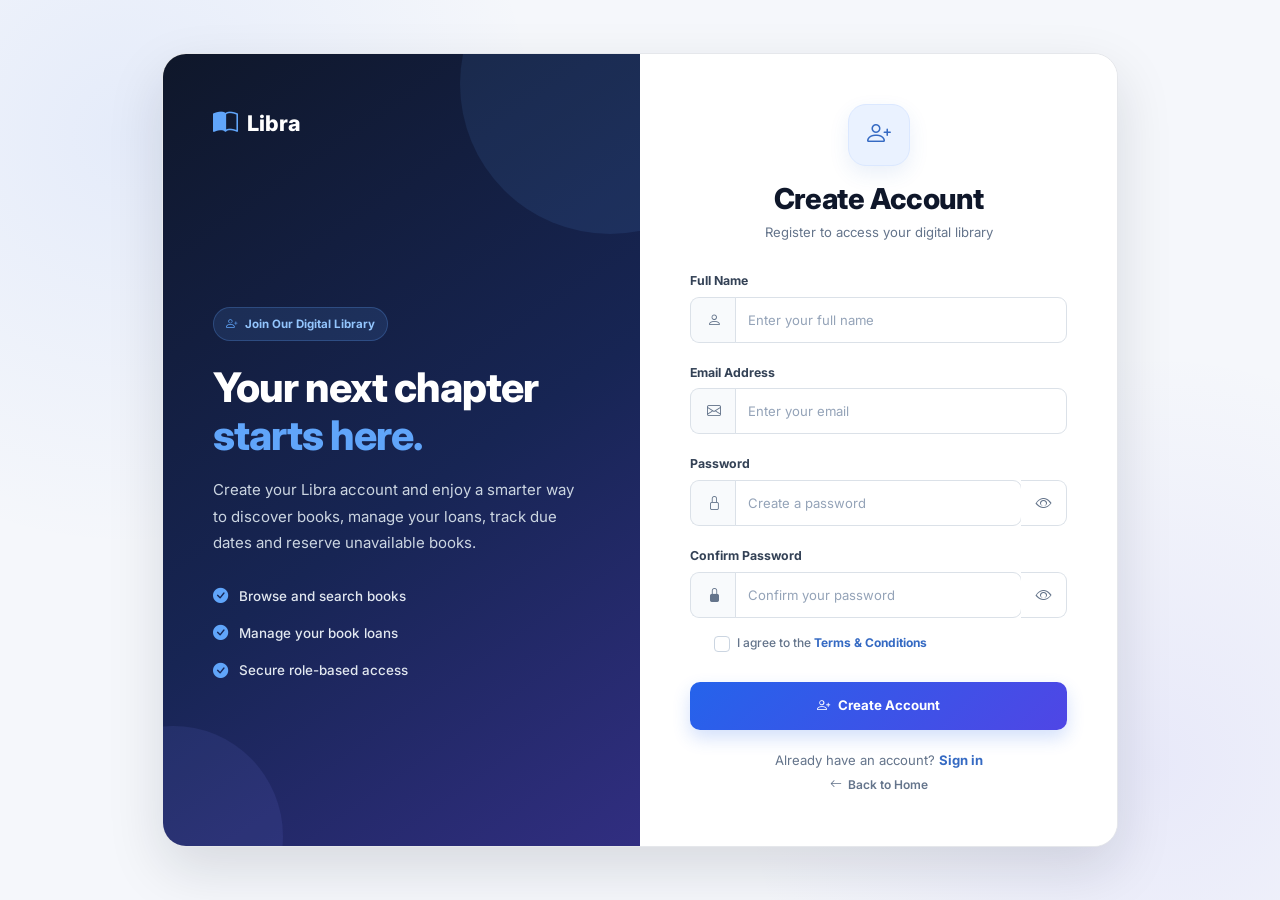
<file: frontend/register.html>
<!DOCTYPE html>
<html lang="en">

<head>

    <meta charset="UTF-8">

    <meta name="viewport"
          content="width=device-width, initial-scale=1.0">

    <title>Register | Libra Digital Library</title>

    <!-- Bootstrap -->
    <link
        href="https://cdn.jsdelivr.net/npm/bootstrap@5.3.3/dist/css/bootstrap.min.css"
        rel="stylesheet">

    <!-- Bootstrap Icons -->
    <link
        rel="stylesheet"
        href="https://cdn.jsdelivr.net/npm/bootstrap-icons@1.11.3/font/bootstrap-icons.min.css">

    <!-- Google Font -->
    <link
        href="https://fonts.googleapis.com/css2?family=Inter:wght@400;500;600;700;800&display=swap"
        rel="stylesheet">

    <!-- Custom CSS -->
    <link rel="stylesheet" href="css/style.css">

</head>


<body>

<!-- ================================
     Register Page
================================ -->

<section class="login-page">

    <div class="container">

        <div class="row min-vh-100 align-items-center justify-content-center">

            <div class="col-lg-10">

                <div class="row login-container shadow-lg">


                    <!-- ================================
                         Left Side
                    ================================= -->

                    <div class="col-lg-6 login-info">

                        <!-- Brand -->

                        <a href="index.html" class="login-brand">

                            <i class="bi bi-book-half"></i>

                            Libra

                        </a>


                        <div class="login-info-content">

                            <!-- Badge -->

                            <span class="login-badge">

                                <i class="bi bi-person-plus"></i>

                                Join Our Digital Library

                            </span>


                            <!-- Heading -->

                            <h1>

                                Your next chapter

                                <span>starts here.</span>

                            </h1>


                            <!-- Description -->

                            <p>

                                Create your Libra account and enjoy a smarter
                                way to discover books, manage your loans,
                                track due dates and reserve unavailable books.

                            </p>


                            <!-- Features -->

                            <div class="login-features">

                                <div>

                                    <i class="bi bi-check-circle-fill"></i>

                                    Browse and search books

                                </div>


                                <div>

                                    <i class="bi bi-check-circle-fill"></i>

                                    Manage your book loans

                                </div>


                                <div>

                                    <i class="bi bi-check-circle-fill"></i>

                                    Secure role-based access

                                </div>

                            </div>

                        </div>

                    </div>



                    <!-- ================================
                         Right Side
                    ================================= -->

                    <div class="col-lg-6 login-form-section">

                        <div class="login-form-wrapper">


                            <!-- Header -->

                            <div class="text-center mb-4">

                                <div class="login-icon">

                                    <i class="bi bi-person-plus"></i>

                                </div>


                                <h2>

                                    Create Account

                                </h2>


                                <p>

                                    Register to access your digital library

                                </p>

                            </div>



                            <!-- ================================
                                 Registration Form
                            ================================= -->

                            <form id="registerForm">


                                <!-- Full Name -->

                                <div class="mb-3">

                                    <label
                                        for="name"
                                        class="form-label">

                                        Full Name

                                    </label>


                                    <div class="input-group">

                                        <span class="input-group-text">

                                            <i class="bi bi-person"></i>

                                        </span>


                                        <input
                                            type="text"
                                            class="form-control"
                                            id="name"
                                            placeholder="Enter your full name"
                                            required>

                                    </div>

                                </div>



                                <!-- Email -->

                                <div class="mb-3">

                                    <label
                                        for="email"
                                        class="form-label">

                                        Email Address

                                    </label>


                                    <div class="input-group">

                                        <span class="input-group-text">

                                            <i class="bi bi-envelope"></i>

                                        </span>


                                        <input
                                            type="email"
                                            class="form-control"
                                            id="email"
                                            placeholder="Enter your email"
                                            required>

                                    </div>

                                </div>



                                <!-- Password -->

                                <div class="mb-3">

                                    <label
                                        for="password"
                                        class="form-label">

                                        Password

                                    </label>


                                    <div class="input-group">

                                        <span class="input-group-text">

                                            <i class="bi bi-lock"></i>

                                        </span>


                                        <input
                                            type="password"
                                            class="form-control"
                                            id="password"
                                            placeholder="Create a password"
                                            required>


                                        <button
                                            type="button"
                                            class="btn password-toggle"
                                            onclick="togglePassword('password', 'passwordIcon')">

                                            <i
                                                class="bi bi-eye"
                                                id="passwordIcon">
                                            </i>

                                        </button>

                                    </div>

                                </div>



                                <!-- Confirm Password -->

                                <div class="mb-3">

                                    <label
                                        for="confirmPassword"
                                        class="form-label">

                                        Confirm Password

                                    </label>


                                    <div class="input-group">

                                        <span class="input-group-text">

                                            <i class="bi bi-lock-fill"></i>

                                        </span>


                                        <input
                                            type="password"
                                            class="form-control"
                                            id="confirmPassword"
                                            placeholder="Confirm your password"
                                            required>


                                        <button
                                            type="button"
                                            class="btn password-toggle"
                                            onclick="togglePassword('confirmPassword', 'confirmPasswordIcon')">

                                            <i
                                                class="bi bi-eye"
                                                id="confirmPasswordIcon">
                                            </i>

                                        </button>

                                    </div>

                                </div>



                                <!-- Terms -->

                                <div class="form-check mb-4">

                                    <input
                                        class="form-check-input"
                                        type="checkbox"
                                        id="terms"
                                        required>


                                    <label
                                        class="form-check-label"
                                        for="terms">

                                        I agree to the
                                        <a href="#" onclick="return false;">
                                            Terms & Conditions
                                        </a>

                                    </label>

                                </div>



                                <!-- Error Message -->

                                <div
                                    id="registerError"
                                    class="alert alert-danger d-none">

                                </div>



                                <!-- Success Message -->

                                <div
                                    id="registerSuccess"
                                    class="alert alert-success d-none">

                                </div>



                                <!-- Create Account Button -->

                                <button
                                    type="submit"
                                    class="btn btn-primary w-100 login-btn"
                                    id="registerButton">

                                    <i class="bi bi-person-plus"></i>

                                    Create Account

                                </button>

                            </form>



                            <!-- ================================
                                 Login Link
                            ================================= -->

                            <div class="text-center register-link">

                                <p>

                                    Already have an account?

                                    <a href="login.html">

                                        Sign in

                                    </a>

                                </p>

                            </div>



                            <!-- ================================
                                 Back Home
                            ================================= -->

                            <div class="text-center">

                                <a
                                    href="index.html"
                                    class="back-home">

                                    <i class="bi bi-arrow-left"></i>

                                    Back to Home

                                </a>

                            </div>


                        </div>

                    </div>

                </div>

            </div>

        </div>

    </div>

</section>



<!-- ================================
     Password Toggle
================================ -->

<script>

function togglePassword(inputId, iconId) {

    const passwordInput =
        document.getElementById(inputId);

    const passwordIcon =
        document.getElementById(iconId);


    if (passwordInput.type === "password") {

        passwordInput.type = "text";

        passwordIcon.classList.remove("bi-eye");

        passwordIcon.classList.add("bi-eye-slash");

    }

    else {

        passwordInput.type = "password";

        passwordIcon.classList.remove("bi-eye-slash");

        passwordIcon.classList.add("bi-eye");

    }

}

</script>



<!-- Registration JavaScript -->

<script src="js/register.js"></script>


</body>

</html>
</file>
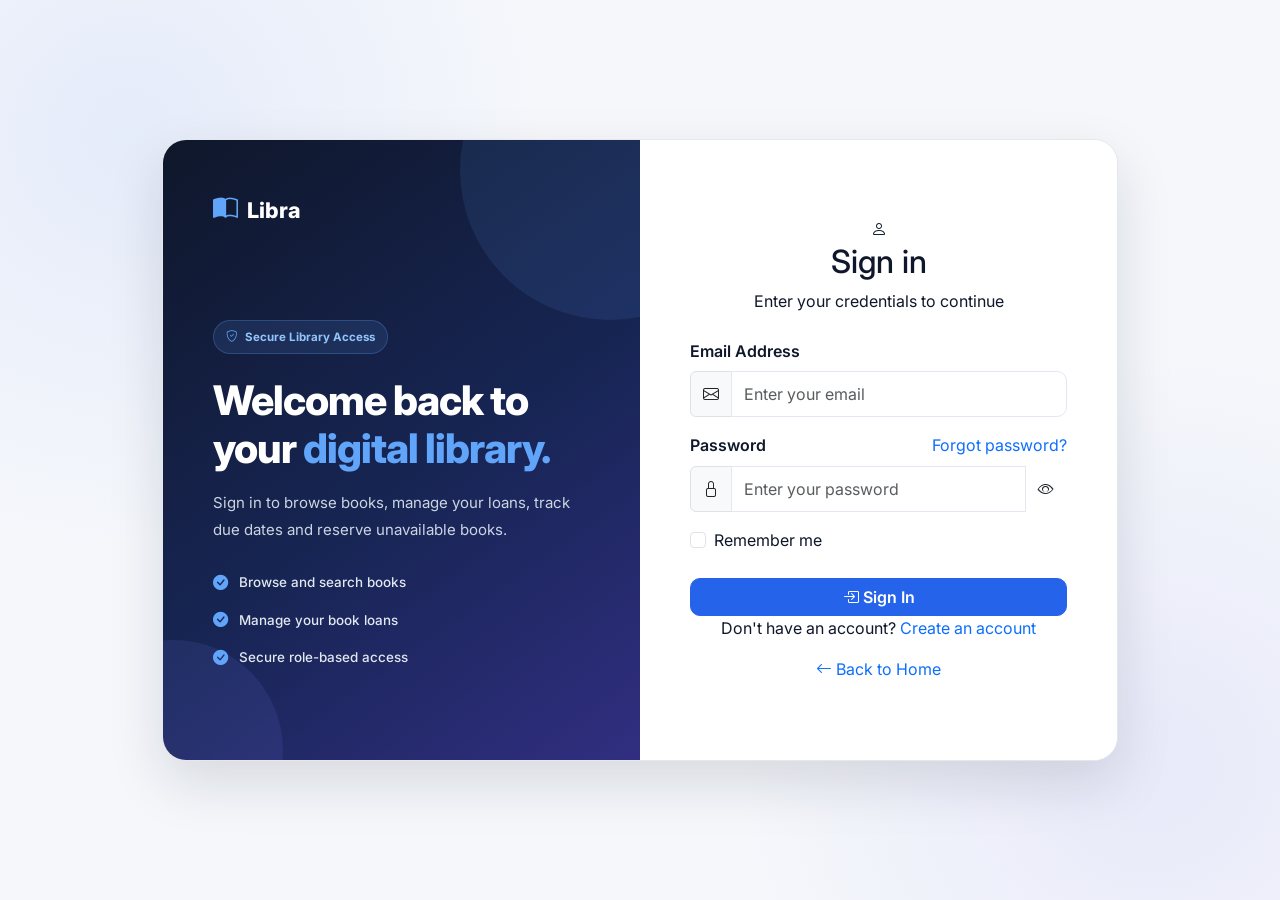
<file: frontend/user-dashboard.html>
<!DOCTYPE html>
<html lang="en">

<head>

    <meta charset="UTF-8">

    <meta name="viewport"
          content="width=device-width, initial-scale=1.0">

    <title>User Dashboard | Libra</title>

    <!-- Bootstrap -->
    <link
        href="https://cdn.jsdelivr.net/npm/bootstrap@5.3.3/dist/css/bootstrap.min.css"
        rel="stylesheet">

    <!-- Bootstrap Icons -->
    <link
        href="https://cdn.jsdelivr.net/npm/bootstrap-icons@1.11.3/font/bootstrap-icons.css"
        rel="stylesheet">

    <!-- Google Font -->
    <link
        href="https://fonts.googleapis.com/css2?family=Inter:wght@400;500;600;700;800&display=swap"
        rel="stylesheet">

    <!-- Main CSS -->
    <link rel="stylesheet" href="css/style.css">

</head>


<body class="dashboard-page">


    <!-- ================= NAVBAR ================= -->

    <nav class="navbar navbar-expand-lg dashboard-navbar">

        <div class="container">

            <a class="navbar-brand" href="index.html">

                <i class="bi bi-book-half"></i>

                Libra

            </a>


            <button
                class="navbar-toggler"
                type="button"
                data-bs-toggle="collapse"
                data-bs-target="#dashboardNavbar"
                aria-controls="dashboardNavbar"
                aria-expanded="false"
                aria-label="Toggle navigation">

                <span class="navbar-toggler-icon"></span>

            </button>


            <div
                class="collapse navbar-collapse"
                id="dashboardNavbar">


                <ul class="navbar-nav mx-auto">


                    <li class="nav-item">

                        <a
                            class="nav-link active"
                            href="user-dashboard.html">

                            <i class="bi bi-grid"></i>

                            Dashboard

                        </a>

                    </li>


                    <li class="nav-item">

                        <a
                            class="nav-link"
                            href="books.html">

                            <i class="bi bi-search"></i>

                            Browse Books

                        </a>

                    </li>


                    <li class="nav-item">

                        <a
                            class="nav-link"
                            href="#loansSection">

                            <i class="bi bi-journal-bookmark"></i>

                            My Loans

                        </a>

                    </li>


                    <li class="nav-item">

                        <a
                            class="nav-link"
                            href="#bookingsSection">

                            <i class="bi bi-calendar-check"></i>

                            My Bookings

                        </a>

                    </li>


                </ul>


                <div class="dashboard-user-menu">

                    <div class="user-avatar">

                        <i class="bi bi-person"></i>

                    </div>


                    <span id="userName">
                        Library User
                    </span>


                    <button
                        type="button"
                        class="logout-btn"
                        onclick="logoutUser()">

                        <i class="bi bi-box-arrow-right"></i>

                        Logout

                    </button>

                </div>


            </div>

        </div>

    </nav>



    <!-- ================= MAIN ================= -->

    <main class="dashboard-main">

        <div class="container">


            <!-- ================= WELCOME ================= -->

            <section class="welcome-section">

                <div>

                    <p class="welcome-label">
                        USER DASHBOARD
                    </p>


                    <h1>

                        Welcome back,

                        <span id="welcomeUserName">
                            Library User
                        </span>

                    </h1>


                    <p class="welcome-description">

                        Manage your books, loans, bookings and library activities
                        from one place.

                    </p>

                </div>


                <div class="welcome-icon">

                    <i class="bi bi-book"></i>

                </div>

            </section>



            <!-- ================= STATS ================= -->

            <section class="stats-section">

                <div class="row g-4">


                    <!-- Active Loans -->

                    <div class="col-md-6 col-xl-3">

                        <div class="stat-card">

                            <div class="stat-icon">

                                <i class="bi bi-journal-bookmark"></i>

                            </div>


                            <div>

                                <p>
                                    Active Loans
                                </p>

                                <h3 id="activeLoansCount">
                                    0
                                </h3>

                            </div>

                        </div>

                    </div>



                    <!-- Due Soon -->

                    <div class="col-md-6 col-xl-3">

                        <div class="stat-card">

                            <div class="stat-icon">

                                <i class="bi bi-clock-history"></i>

                            </div>


                            <div>

                                <p>
                                    Due Soon
                                </p>

                                <h3 id="dueSoonCount">
                                    0
                                </h3>

                            </div>

                        </div>

                    </div>



                    <!-- Bookings -->

                    <div class="col-md-6 col-xl-3">

                        <div class="stat-card">

                            <div class="stat-icon">

                                <i class="bi bi-calendar-check"></i>

                            </div>


                            <div>

                                <p>
                                    My Bookings
                                </p>

                                <h3 id="bookingCount">
                                    0
                                </h3>

                            </div>

                        </div>

                    </div>



                    <!-- Fine -->

                    <div class="col-md-6 col-xl-3">

                        <div class="stat-card">

                            <div class="stat-icon">

                                <i class="bi bi-currency-rupee"></i>

                            </div>


                            <div>

                                <p>
                                    Outstanding Fine
                                </p>

                                <h3 id="fineAmount">
                                    ₹0
                                </h3>

                            </div>

                        </div>

                    </div>


                </div>

            </section>



            <!-- ================= QUICK ACTIONS ================= -->

            <section class="dashboard-section">


                <div class="section-heading">

                    <div>

                        <h2>
                            Quick Actions
                        </h2>

                        <p>
                            Access your most frequently used library features.
                        </p>

                    </div>

                </div>



                <div class="row g-4">


                    <!-- Find Book -->

                    <div class="col-md-6 col-xl-3">

                        <a
                            href="books.html"
                            class="quick-action-card">


                            <div class="quick-action-icon">

                                <i class="bi bi-search"></i>

                            </div>


                            <h5>
                                Find a Book
                            </h5>


                            <p>
                                Search the library catalogue.
                            </p>


                            <span>

                                Browse Books

                                <i class="bi bi-arrow-right"></i>

                            </span>


                        </a>

                    </div>



                    <!-- Loans -->

                    <div class="col-md-6 col-xl-3">

                        <a
                            href="#loansSection"
                            class="quick-action-card">


                            <div class="quick-action-icon">

                                <i class="bi bi-journal-bookmark"></i>

                            </div>


                            <h5>
                                Manage Loans
                            </h5>


                            <p>
                                View and return your issued books.
                            </p>


                            <span>

                                View Loans

                                <i class="bi bi-arrow-right"></i>

                            </span>


                        </a>

                    </div>



                    <!-- Bookings -->

                    <div class="col-md-6 col-xl-3">

                        <a
                            href="#bookingsSection"
                            class="quick-action-card">


                            <div class="quick-action-icon">

                                <i class="bi bi-calendar-check"></i>

                            </div>


                            <h5>
                                My Bookings
                            </h5>


                            <p>
                                Track your advance book bookings.
                            </p>


                            <span>

                                View Bookings

                                <i class="bi bi-arrow-right"></i>

                            </span>


                        </a>

                    </div>



                    <!-- Contact -->

                    <div class="col-md-6 col-xl-3">

                        <a
                            href="#contactSection"
                            class="quick-action-card">


                            <div class="quick-action-icon">

                                <i class="bi bi-chat-dots"></i>

                            </div>


                            <h5>
                                Contact Library
                            </h5>


                            <p>
                                Send a query to the library admin.
                            </p>


                            <span>

                                Contact Us

                                <i class="bi bi-arrow-right"></i>

                            </span>


                        </a>

                    </div>


                </div>

            </section>



            <!-- ================= LOANS ================= -->

            <section
                class="dashboard-section"
                id="loansSection">


                <div class="section-heading">

                    <div>

                        <h2>
                            My Recent Loans
                        </h2>

                        <p>
                            View your issued and returned books.
                        </p>

                    </div>

                </div>



                <div class="dashboard-table-card">

                    <div class="table-responsive">

                        <table class="table dashboard-table">


                            <thead>

                                <tr>

                                    <th>
                                        Book
                                    </th>

                                    <th>
                                        Issue Date
                                    </th>

                                    <th>
                                        Due Date
                                    </th>

                                    <th>
                                        Returned Date
                                    </th>

                                    <th>
                                        Fine
                                    </th>

                                    <th>
                                        Status
                                    </th>

                                    <th>
                                        Action
                                    </th>

                                </tr>

                            </thead>



                            <tbody id="loansTableBody">

                                <tr>

                                    <td
                                        colspan="7"
                                        class="text-center py-5">


                                        <div class="dashboard-loading">

                                            <div
                                                class="spinner-border"
                                                role="status">

                                            </div>


                                            <p class="mt-3 mb-0">

                                                Loading your loans...

                                            </p>

                                        </div>


                                    </td>

                                </tr>

                            </tbody>


                        </table>

                    </div>

                </div>

            </section>



            <!-- ================= BOOKINGS ================= -->

            <section
                class="dashboard-section"
                id="bookingsSection">


                <div class="section-heading">

                    <div>

                        <h2>
                            My Bookings
                        </h2>

                        <p>
                            Track books you have reserved in advance.
                        </p>

                    </div>

                </div>



                <div class="dashboard-table-card">

                    <div class="table-responsive">

                        <table class="table dashboard-table">


                            <thead>

                                <tr>

                                    <th>
                                        Book
                                    </th>

                                    <th>
                                        Booking Date
                                    </th>

                                    <th>
                                        Status
                                    </th>

                                    <th>
                                        Booking ID
                                    </th>

                                </tr>

                            </thead>



                            <tbody id="bookingsTableBody">

                                <tr>

                                    <td
                                        colspan="4"
                                        class="text-center py-5">


                                        <div class="dashboard-loading">

                                            <div
                                                class="spinner-border"
                                                role="status">

                                            </div>


                                            <p class="mt-3 mb-0">

                                                Loading your bookings...

                                            </p>

                                        </div>


                                    </td>

                                </tr>

                            </tbody>


                        </table>

                    </div>

                </div>

            </section>



            <!-- ================= CONTACT ================= -->

            <section
                class="dashboard-section"
                id="contactSection">


                <div class="contact-card">


                    <div class="contact-icon">

                        <i class="bi bi-headset"></i>

                    </div>


                    <div class="contact-content">

                        <h3>
                            Need help?
                        </h3>


                        <p>

                            Have a question about a book, loan, booking or fine?
                            Contact the library administration.

                        </p>


                        <button
                            type="button"
                            class="btn btn-primary"
                            onclick="openContactModal()">

                            <i class="bi bi-chat-dots"></i>

                            Send a Query

                        </button>


                    </div>


                </div>

            </section>


        </div>

    </main>



    <!-- ================= CONTACT MODAL ================= -->

    <div
        class="modal fade"
        id="contactModal"
        tabindex="-1"
        aria-labelledby="contactModalLabel"
        aria-hidden="true">


        <div class="modal-dialog modal-dialog-centered">


            <div class="modal-content">


                <!-- Modal Header -->

                <div class="modal-header">


                    <h5
                        class="modal-title"
                        id="contactModalLabel">


                        <i class="bi bi-chat-dots me-2"></i>

                        Contact Library


                    </h5>


                    <button
                        type="button"
                        class="btn-close"
                        data-bs-dismiss="modal"
                        aria-label="Close">

                    </button>


                </div>



                <!-- Modal Body -->

                <div class="modal-body">


                    <form id="contactForm" novalidate>


                        <!-- Subject -->

                        <div class="mb-3">


                            <label
                                for="contactSubject"
                                class="form-label">

                                Subject

                            </label>


                            <input
                                type="text"
                                class="form-control"
                                id="contactSubject"
                                name="subject"
                                placeholder="Enter your query subject"
                                autocomplete="off"
                                required>


                        </div>



                        <!-- Message -->

                        <div class="mb-3">


                            <label
                                for="contactMessage"
                                class="form-label">

                                Message

                            </label>


                            <textarea
                                class="form-control"
                                id="contactMessage"
                                name="message"
                                rows="5"
                                placeholder="Write your message..."
                                required></textarea>


                        </div>



                        <!-- Message Box -->

                        <div
                            id="contactMessageBox"
                            class="alert d-none"
                            role="alert">

                        </div>



                        <!-- Submit -->

                        <button
                            type="submit"
                            class="btn btn-primary w-100">


                            <i class="bi bi-send"></i>

                            Send Query


                        </button>


                    </form>


                </div>


            </div>

        </div>

    </div>



    <!-- ================= FOOTER ================= -->

    <footer class="dashboard-footer">


        <div class="container">


            <div class="footer-content">


                <div>


                    <a
                        href="index.html"
                        class="footer-brand">


                        <i class="bi bi-book-half"></i>

                        Libra


                    </a>


                    <p>
                        Smart digital library management.
                    </p>


                </div>



                <div>


                    <p class="mb-0">

                        © 2026 Libra. All rights reserved.

                    </p>


                </div>


            </div>


        </div>


    </footer>



    <!-- ================= BOOTSTRAP JS ================= -->

    <script
        src="https://cdn.jsdelivr.net/npm/bootstrap@5.3.3/dist/js/bootstrap.bundle.min.js">
    </script>



    <!-- ================= USER DASHBOARD JS ================= -->

    <script src="js/user-dashboard.js"></script>


</body>

</html>
</file>
<file: frontend/css/style.css>
/* =========================================================
   DIGITAL LIBRARY MANAGEMENT SYSTEM
   PROFESSIONAL GLOBAL STYLESHEET
   ========================================================= */

/* =========================================================
   1. ROOT VARIABLES
   ========================================================= */

:root {
    --primary: #2563eb;
    --primary-dark: #1d4ed8;
    --primary-light: #eff6ff;

    --secondary: #0f172a;
    --secondary-light: #1e293b;

    --success: #16a34a;
    --success-light: #dcfce7;

    --warning: #d97706;
    --warning-light: #fef3c7;

    --danger: #dc2626;
    --danger-light: #fee2e2;

    --info: #0891b2;
    --info-light: #cffafe;

    --purple: #7c3aed;
    --purple-light: #f5f3ff;

    --orange: #ea580c;
    --orange-light: #fff7ed;

    --white: #ffffff;

    --bg: #f8fafc;
    --bg-soft: #f1f5f9;

    --text: #0f172a;
    --text-secondary: #475569;
    --text-muted: #64748b;

    --border: #e2e8f0;
    --border-light: #e5e7eb;

    --shadow-sm: 0 4px 12px rgba(15, 23, 42, 0.05);
    --shadow-md: 0 10px 30px rgba(15, 23, 42, 0.08);
    --shadow-lg: 0 20px 50px rgba(15, 23, 42, 0.12);

    --radius-sm: 8px;
    --radius-md: 12px;
    --radius-lg: 18px;
    --radius-xl: 24px;

    --transition: 0.25s ease;
}


/* =========================================================
   2. GLOBAL RESET
   ========================================================= */

html {
    scroll-behavior: smooth;
}

body {
    margin: 0;
    padding: 0;

    background: var(--white);
    color: var(--text);

    font-family:
        Inter,
        -apple-system,
        BlinkMacSystemFont,
        "Segoe UI",
        Roboto,
        Arial,
        sans-serif;

    line-height: 1.6;
    -webkit-font-smoothing: antialiased;
    text-rendering: optimizeLegibility;
}

* {
    box-sizing: border-box;
}

img {
    max-width: 100%;
}

a {
    text-decoration: none;
}

button,
a,
input,
select,
textarea {
    font-family: inherit;
}


/* =========================================================
   3. BOOTSTRAP OVERRIDES
   ========================================================= */

.container {
    max-width: 1200px;
}

.text-primary {
    color: var(--primary) !important;
}

.bg-primary {
    background-color: var(--primary) !important;
}

.border-primary {
    border-color: var(--primary) !important;
}


/* =========================================================
   4. NAVBAR
   ========================================================= */

.navbar {
    position: relative;
    z-index: 1000;

    background: rgba(255, 255, 255, 0.96) !important;

    border-bottom: 1px solid var(--border-light);

    box-shadow: var(--shadow-sm);

    backdrop-filter: blur(14px);
    -webkit-backdrop-filter: blur(14px);

    transition:
        background var(--transition),
        box-shadow var(--transition);
}

.navbar-brand {
    display: inline-flex;
    align-items: center;

    color: var(--secondary) !important;

    font-weight: 800;
    letter-spacing: -0.3px;
}

.navbar-brand:hover {
    color: var(--primary) !important;
}

.brand-icon {
    width: 38px;
    height: 38px;

    display: inline-flex;
    align-items: center;
    justify-content: center;

    margin-right: 9px;

    border-radius: 10px;

    background: var(--primary);
    color: var(--white);

    box-shadow:
        0 6px 14px rgba(37, 99, 235, 0.25);
}

.brand-name {
    color: var(--secondary);
    font-weight: 800;
}

.navbar .nav-link {
    margin: 3px 0;
    padding: 8px 14px !important;

    border-radius: 8px;

    color: var(--text-secondary) !important;

    font-weight: 500;

    transition:
        color var(--transition),
        background var(--transition);
}

.navbar .nav-link:hover {
    color: var(--primary) !important;
    background: var(--primary-light);
}

.navbar .nav-link.active {
    color: var(--primary) !important;
    background: var(--primary-light);
}

.navbar .login-link {
    color: var(--text) !important;
    font-weight: 600;
}

.navbar .login-link:hover {
    color: var(--primary) !important;
}

.navbar .btn {
    border-radius: 10px;
    font-weight: 600;
}


/* =========================================================
   5. BUTTONS
   ========================================================= */

.btn {
    border-radius: 10px;

    font-weight: 600;

    transition:
        transform var(--transition),
        box-shadow var(--transition),
        background var(--transition),
        border-color var(--transition);
}

.btn:hover {
    transform: translateY(-2px);
}

.btn:active {
    transform: translateY(0);
}

.btn-primary {
    background: var(--primary) !important;
    border-color: var(--primary) !important;
    color: var(--white) !important;
}

.btn-primary:hover {
    background: var(--primary-dark) !important;
    border-color: var(--primary-dark) !important;

    box-shadow:
        0 8px 20px rgba(37, 99, 235, 0.22);
}

.btn-outline-primary {
    color: var(--primary) !important;
    border-color: var(--primary) !important;
}

.btn-outline-primary:hover {
    background: var(--primary) !important;
    border-color: var(--primary) !important;
    color: var(--white) !important;
}

.btn-success {
    background: var(--success) !important;
    border-color: var(--success) !important;
    color: var(--white) !important;
}

.btn-danger {
    background: var(--danger) !important;
    border-color: var(--danger) !important;
    color: var(--white) !important;
}

.btn-secondary {
    background: var(--secondary) !important;
    border-color: var(--secondary) !important;
    color: var(--white) !important;
}

.btn-outline-dark {
    background: var(--white) !important;
    border-color: #cbd5e1 !important;
    color: var(--secondary) !important;
}

.btn-outline-dark:hover {
    background: var(--bg) !important;
    border-color: #94a3b8 !important;
    color: var(--secondary) !important;
}


/* =========================================================
   6. HOMEPAGE HERO
   ========================================================= */

.hero-section {
    position: relative;

    min-height: 650px;

    display: flex;
    align-items: center;

    overflow: hidden;

    padding: 90px 0;

    background: var(--secondary);

    isolation: isolate;
}


/* Hero image */

.hero-background-image {
    position: absolute;

    inset: 0;

    width: 100%;
    height: 100%;

    max-width: none;

    object-fit: cover;
    object-position: center right;

    z-index: -3;
}


/* Dark overlay */

.hero-section::before {
    content: "";

    position: absolute;

    inset: 0;

    background:
        linear-gradient(
            90deg,
            rgba(5, 20, 45, 0.98) 0%,
            rgba(5, 20, 45, 0.94) 25%,
            rgba(5, 20, 45, 0.78) 45%,
            rgba(5, 20, 45, 0.40) 70%,
            rgba(5, 20, 45, 0.12) 100%
        );

    z-index: -2;
}


/* Extra subtle overlay */

.hero-overlay {
    position: absolute;

    inset: 0;

    background:
        radial-gradient(
            circle at 75% 35%,
            rgba(37, 99, 235, 0.18),
            transparent 35%
        );

    z-index: -1;

    pointer-events: none;
}


/* Hero container */

.hero-section .container,
.hero-container {
    position: relative;
    z-index: 2;
}


/* Hero content */

.hero-content {
    max-width: 720px;
}

.hero-badge {
    display: inline-flex;
    align-items: center;
    gap: 8px;

    margin-bottom: 24px;

    padding: 8px 15px;

    border: 1px solid rgba(147, 197, 253, 0.35);
    border-radius: 999px;

    background: rgba(37, 99, 235, 0.16);

    color: #bfdbfe;

    font-size: 0.88rem;
    font-weight: 600;

    backdrop-filter: blur(8px);
}

.hero-badge i {
    color: #93c5fd;
}

.hero-title {
    max-width: 700px;

    margin: 0 0 24px;

    color: var(--white);

    font-size: clamp(3rem, 5vw, 4.8rem);

    line-height: 1.03;

    font-weight: 800;

    letter-spacing: -0.045em;
}

.hero-title span {
    color: #60a5fa;
}

.hero-description {
    max-width: 650px;

    margin: 0 0 32px;

    color: #cbd5e1;

    font-size: 1.08rem;

    line-height: 1.8;
}


/* Hero buttons */

.hero-buttons {
    display: flex;
    align-items: center;
    gap: 14px;

    flex-wrap: wrap;
}

.hero-primary-btn {
    min-height: 52px;

    padding: 13px 22px;

    background: var(--primary) !important;
    border-color: var(--primary) !important;

    color: var(--white) !important;

    box-shadow:
        0 10px 25px rgba(37, 99, 235, 0.25);
}

.hero-primary-btn:hover {
    background: var(--primary-dark) !important;

    box-shadow:
        0 14px 30px rgba(37, 99, 235, 0.32);
}

.hero-secondary-btn {
    min-height: 52px;

    padding: 13px 22px;

    border: 1px solid rgba(255, 255, 255, 0.30) !important;

    background: rgba(255, 255, 255, 0.08) !important;

    color: var(--white) !important;

    backdrop-filter: blur(10px);
}

.hero-secondary-btn:hover {
    background: rgba(255, 255, 255, 0.15) !important;

    border-color: rgba(255, 255, 255, 0.45) !important;
}


/* Hero stats */

.hero-stats {
    display: flex;
    align-items: center;

    gap: 30px;

    margin-top: 42px;

    flex-wrap: wrap;
}

.hero-stat {
    display: flex;
    align-items: center;
    gap: 11px;
}

.hero-stat-icon {
    width: 40px;
    height: 40px;

    display: flex;
    align-items: center;
    justify-content: center;

    border-radius: 10px;

    background: rgba(37, 99, 235, 0.18);

    color: #93c5fd;
}

.hero-stat strong {
    display: block;

    color: var(--white);

    font-size: 1.05rem;
    font-weight: 750;
}

.hero-stat span {
    display: block;

    color: #94a3b8;

    font-size: 0.78rem;
}


/* Old hero trust support */

.hero-trust {
    display: flex;
    align-items: center;
    gap: 9px;

    margin-top: 25px;

    color: #cbd5e1;
}

.hero-trust .trust-icon {
    width: 22px;
    height: 22px;

    display: inline-flex;
    align-items: center;
    justify-content: center;

    border-radius: 50%;

    background: var(--success-light);
    color: var(--success);

    font-size: 0.75rem;
}


/* =========================================================
   7. OLD / OPTIONAL HERO VISUAL
   ========================================================= */

.hero-visual {
    position: relative;

    width: 100%;

    padding: 20px;
}

.library-preview-card {
    position: relative;

    padding: 22px;

    border: 1px solid rgba(255, 255, 255, 0.15);
    border-radius: 20px;

    background: rgba(255, 255, 255, 0.95);

    box-shadow:
        0 25px 60px rgba(0, 0, 0, 0.18);

    backdrop-filter: blur(12px);
}

.preview-header {
    display: flex;
    align-items: center;
    justify-content: space-between;

    margin-bottom: 18px;
}

.profile-circle {
    width: 38px;
    height: 38px;

    display: flex;
    align-items: center;
    justify-content: center;

    border-radius: 50%;

    background: var(--primary-light);
    color: var(--primary);
}

.preview-search {
    height: 42px;

    display: flex;
    align-items: center;

    padding: 0 13px;

    border: 1px solid var(--border);
    border-radius: 10px;

    background: var(--bg);

    color: var(--text-muted);
}

.stat-card {
    padding: 15px;

    border: 1px solid var(--border);
    border-radius: 14px;

    background: var(--white);
}

.stat-icon {
    width: 38px;
    height: 38px;

    display: flex;
    align-items: center;
    justify-content: center;

    margin-bottom: 10px;

    border-radius: 10px;
}

.stat-icon.blue {
    background: var(--primary-light);
    color: var(--primary);
}

.stat-icon.green {
    background: var(--success-light);
    color: var(--success);
}

.recent-book {
    display: flex;
    align-items: center;
    gap: 12px;

    padding: 12px;

    border: 1px solid var(--border);
    border-radius: 12px;

    background: var(--white);
}

.book-cover {
    width: 42px;
    height: 55px;

    flex-shrink: 0;

    display: flex;
    align-items: center;
    justify-content: center;

    border-radius: 6px;

    background:
        linear-gradient(
            135deg,
            #1d4ed8,
            #60a5fa
        );

    color: var(--white);
}

.available-badge {
    display: inline-block;

    padding: 5px 10px;

    border-radius: 999px;

    background: var(--success-light);
    color: #15803d;

    font-size: 0.72rem;
    font-weight: 700;
}

.floating-card {
    position: absolute;

    right: -10px;
    bottom: 5px;

    display: flex;
    align-items: center;
    gap: 10px;

    max-width: 280px;

    padding: 14px 17px;

    border: 1px solid var(--border);
    border-radius: 15px;

    background: var(--white);

    box-shadow:
        0 18px 40px rgba(15, 23, 42, 0.14);
}

.floating-icon {
    width: 36px;
    height: 36px;

    display: flex;
    align-items: center;
    justify-content: center;

    flex-shrink: 0;

    border-radius: 9px;

    background: var(--success-light);
    color: var(--success);
}


/* =========================================================
   8. STATISTICS SECTION
   ========================================================= */

.stats-section {
    padding: 70px 0;

    background: var(--bg);

    border-top: 1px solid var(--border-light);
    border-bottom: 1px solid var(--border-light);
}

.stats-section .main-stat {
    padding: 20px;

    text-align: center;
}

.stats-section .main-stat h3,
.stats-section .main-stat .stat-number {
    margin-bottom: 8px;

    color: var(--secondary);

    font-size: 2.2rem;

    line-height: 1.1;

    font-weight: 800;

    letter-spacing: -0.03em;
}

.stats-section .main-stat p {
    margin: 0;

    color: var(--text-muted);

    font-size: 0.95rem;
    font-weight: 500;
}


/* =========================================================
   9. FEATURES SECTION
   ========================================================= */

.features-section {
    position: relative;

    padding: 90px 0;

    background: var(--white);
}

.features-section .section-heading {
    max-width: 700px;

    margin: 0 auto 55px;

    text-align: center;
}

.features-section .section-heading h2,
.section-heading h2 {
    margin-bottom: 14px;

    color: var(--secondary);

    font-size: clamp(2rem, 4vw, 2.8rem);

    line-height: 1.15;

    font-weight: 800;

    letter-spacing: -0.035em;
}

.features-section .section-heading p,
.section-heading p {
    max-width: 620px;

    margin: 0 auto;

    color: var(--text-muted);

    font-size: 1rem;

    line-height: 1.7;
}


/* Feature card */

.features-section .feature-card {
    position: relative;

    height: 100%;

    padding: 30px;

    overflow: hidden;

    border: 1px solid var(--border-light);
    border-radius: 18px;

    background: var(--white);

    box-shadow:
        0 5px 18px rgba(15, 23, 42, 0.04);

    transition:
        transform 0.3s ease,
        box-shadow 0.3s ease,
        border-color 0.3s ease;
}

.features-section .feature-card::before {
    content: "";

    position: absolute;

    top: 0;
    left: 30px;
    right: 30px;

    height: 3px;

    border-radius: 0 0 8px 8px;

    background: var(--primary);

    opacity: 0;

    transition: opacity 0.3s ease;
}

.features-section .feature-card:hover {
    transform: translateY(-7px);

    border-color: #dbeafe;

    box-shadow:
        0 18px 40px rgba(15, 23, 42, 0.09);
}

.features-section .feature-card:hover::before {
    opacity: 1;
}


/* Feature icon */

.features-section .feature-icon {
    width: 52px;
    height: 52px;

    display: flex;
    align-items: center;
    justify-content: center;

    margin-bottom: 22px;

    border-radius: 14px;

    font-size: 1.3rem;
}

.feature-icon.blue {
    background: var(--primary-light);
    color: var(--primary);
}

.feature-icon.purple {
    background: var(--purple-light);
    color: var(--purple);
}

.feature-icon.green {
    background: #f0fdf4;
    color: var(--success);
}

.feature-icon.orange {
    background: var(--orange-light);
    color: var(--orange);
}

.feature-icon.red {
    background: #fef2f2;
    color: var(--danger);
}

.feature-icon.cyan {
    background: #ecfeff;
    color: var(--info);
}

.features-section .feature-card h4 {
    margin-bottom: 11px;

    color: var(--secondary);

    font-size: 1.15rem;

    font-weight: 700;
}

.features-section .feature-card p {
    margin: 0;

    color: var(--text-muted);

    font-size: 0.93rem;

    line-height: 1.7;
}


/* =========================================================
   10. CTA SECTION
   ========================================================= */

.cta-section {
    padding: 90px 0;

    background: var(--white);
}

.cta-section .cta-card {
    position: relative;

    overflow: hidden;

    padding: 65px 45px;

    border-radius: 24px;

    background:
        linear-gradient(
            135deg,
            #0f172a,
            #172554
        );

    text-align: center;

    box-shadow:
        0 20px 50px rgba(15, 23, 42, 0.15);
}

.cta-section .cta-card::before {
    content: "";

    position: absolute;

    width: 260px;
    height: 260px;

    top: -130px;
    right: -80px;

    border-radius: 50%;

    background: rgba(37, 99, 235, 0.18);
}

.cta-section .cta-card::after {
    content: "";

    position: absolute;

    width: 220px;
    height: 220px;

    bottom: -120px;
    left: -80px;

    border-radius: 50%;

    background: rgba(96, 165, 250, 0.10);
}

.cta-card > * {
    position: relative;
    z-index: 2;
}

.cta-icon {
    width: 58px;
    height: 58px;

    display: flex;
    align-items: center;
    justify-content: center;

    margin: 0 auto 20px;

    border-radius: 16px;

    background: rgba(255, 255, 255, 0.10);

    color: #93c5fd;

    font-size: 1.4rem;
}

.cta-card h2,
.cta-card h3 {
    margin-bottom: 14px;

    color: var(--white);

    font-weight: 800;
}

.cta-card p {
    max-width: 650px;

    margin: 0 auto 25px;

    color: #cbd5e1;

    line-height: 1.75;
}


/* =========================================================
   11. CATALOGUE HERO
   ========================================================= */

.catalogue-hero {
    position: relative;

    overflow: hidden;

    padding: 85px 0 75px;

    background:
        linear-gradient(
            135deg,
            #eff6ff 0%,
            #f8fafc 50%,
            #ffffff 100%
        );

    border-bottom: 1px solid var(--border-light);
}

.catalogue-hero::before {
    content: "";

    position: absolute;

    width: 350px;
    height: 350px;

    top: -180px;
    right: -100px;

    border-radius: 50%;

    background: rgba(37, 99, 235, 0.08);
}

.catalogue-hero .container {
    position: relative;
    z-index: 2;
}

.catalogue-hero h1 {
    margin-bottom: 15px;

    color: var(--secondary);

    font-size: clamp(2.4rem, 5vw, 4rem);

    line-height: 1.1;

    font-weight: 800;

    letter-spacing: -0.04em;
}

.catalogue-hero p {
    max-width: 650px;

    margin: 0;

    color: var(--text-secondary);

    font-size: 1.05rem;

    line-height: 1.75;
}


/* =========================================================
   12. SEARCH SECTION
   ========================================================= */

.search-section {
    padding: 40px 0;

    background: var(--white);

    border-bottom: 1px solid var(--border-light);
}

.search-section .form-control,
.search-section .form-select {
    min-height: 48px;

    border: 1px solid var(--border);

    border-radius: 10px;

    color: var(--text);

    box-shadow: none;

    transition:
        border-color var(--transition),
        box-shadow var(--transition);
}

.search-section .form-control:focus,
.search-section .form-select:focus {
    border-color: var(--primary);

    box-shadow:
        0 0 0 3px rgba(37, 99, 235, 0.10);
}


/* =========================================================
   13. BOOK CARDS
   ========================================================= */

.book-card {
    height: 100%;

    overflow: hidden;

    border: 1px solid var(--border);
    border-radius: 16px;

    background: var(--white);

    box-shadow: var(--shadow-sm);

    transition:
        transform 0.3s ease,
        box-shadow 0.3s ease,
        border-color 0.3s ease;
}

.book-card:hover {
    transform: translateY(-5px);

    border-color: #dbeafe;

    box-shadow: var(--shadow-md);
}

.book-card .card-body {
    padding: 22px;
}

.book-card h5,
.book-card .card-title {
    color: var(--secondary);

    font-weight: 700;
}

.book-card p,
.book-card .card-text {
    color: var(--text-secondary);
}

.book-card .badge {
    border-radius: 999px;

    font-weight: 600;
}


/* =========================================================
   14. GENERAL CARDS
   ========================================================= */

.card {
    border: 1px solid var(--border);

    border-radius: var(--radius-lg);

    box-shadow: var(--shadow-sm);

    transition:
        transform var(--transition),
        box-shadow var(--transition);
}

.card:hover {
    box-shadow: var(--shadow-md);
}

.card-title {
    color: var(--secondary);

    font-weight: 700;
}

.card-text {
    color: var(--text-secondary);
}


/* =========================================================
   15. FORMS
   ========================================================= */

.form-label {
    margin-bottom: 7px;

    color: var(--secondary);

    font-weight: 600;
}

.form-control,
.form-select {
    min-height: 46px;

    border: 1px solid var(--border);

    border-radius: 10px;

    color: var(--text);

    background: var(--white);

    box-shadow: none;

    transition:
        border-color var(--transition),
        box-shadow var(--transition);
}

.form-control:focus,
.form-select:focus {
    border-color: var(--primary);

    box-shadow:
        0 0 0 3px rgba(37, 99, 235, 0.10);
}

textarea.form-control {
    min-height: 120px;
    resize: vertical;
}

.form-text {
    color: var(--text-muted);
}


/* =========================================================
   16. TABLES
   ========================================================= */

.table-responsive {
    overflow-x: auto;

    border: 1px solid var(--border);

    border-radius: 14px;

    background: var(--white);
}

.table {
    margin-bottom: 0;
}

.table thead th {
    padding: 15px 16px;

    border-bottom: 1px solid var(--border);

    background: var(--secondary);

    color: var(--white);

    font-size: 0.85rem;

    font-weight: 700;

    white-space: nowrap;
}

.table tbody td {
    padding: 15px 16px;

    color: var(--text-secondary);

    vertical-align: middle;

    border-color: var(--border-light);
}

.table tbody tr {
    transition: background var(--transition);
}

.table tbody tr:hover {
    background: #f8fafc;
}


/* =========================================================
   17. BADGES
   ========================================================= */

.badge {
    padding: 6px 10px;

    border-radius: 999px;

    font-size: 0.75rem;

    font-weight: 700;
}

.badge.bg-success {
    background: var(--success-light) !important;
    color: #15803d !important;
}

.badge.bg-danger {
    background: var(--danger-light) !important;
    color: #b91c1c !important;
}

.badge.bg-warning {
    background: var(--warning-light) !important;
    color: #92400e !important;
}

.badge.bg-primary {
    background: var(--primary-light) !important;
    color: var(--primary) !important;
}


/* =========================================================
   18. MODALS
   ========================================================= */

.modal-content {
    overflow: hidden;

    border: 1px solid var(--border);

    border-radius: 18px;

    box-shadow: var(--shadow-lg);
}

.modal-header {
    padding: 20px 24px;

    border-bottom: 1px solid var(--border);

    background: var(--white);
}

.modal-title {
    color: var(--secondary);

    font-weight: 750;
}

.modal-body {
    padding: 24px;

    color: var(--text-secondary);
}

.modal-footer {
    padding: 16px 24px;

    border-top: 1px solid var(--border);

    background: var(--bg);
}


/* =========================================================
   19. ALERTS
   ========================================================= */

.alert {
    border-radius: 12px;

    border-width: 1px;
}

.alert-success {
    background: var(--success-light);
    border-color: #bbf7d0;
    color: #166534;
}

.alert-danger {
    background: var(--danger-light);
    border-color: #fecaca;
    color: #991b1b;
}

.alert-warning {
    background: var(--warning-light);
    border-color: #fde68a;
    color: #92400e;
}

.alert-info {
    background: var(--info-light);
    border-color: #a5f3fc;
    color: #155e75;
}


/* =========================================================
   20. DASHBOARD
   ========================================================= */

.dashboard-section {
    min-height: calc(100vh - 80px);

    padding: 55px 0;

    background: var(--bg);
}

.dashboard-header {
    margin-bottom: 35px;
}

.dashboard-header h1,
.dashboard-header h2 {
    margin-bottom: 8px;

    color: var(--secondary);

    font-weight: 800;

    letter-spacing: -0.03em;
}

.dashboard-header p {
    margin: 0;

    color: var(--text-muted);
}


/* Dashboard stat card */

.dashboard-stat-card {
    height: 100%;

    padding: 24px;

    border: 1px solid var(--border);

    border-radius: 16px;

    background: var(--white);

    box-shadow: var(--shadow-sm);

    transition:
        transform var(--transition),
        box-shadow var(--transition);
}

.dashboard-stat-card:hover {
    transform: translateY(-3px);

    box-shadow: var(--shadow-md);
}

.dashboard-stat-icon {
    width: 46px;
    height: 46px;

    display: flex;
    align-items: center;
    justify-content: center;

    margin-bottom: 15px;

    border-radius: 12px;

    background: var(--primary-light);
    color: var(--primary);
}

.dashboard-stat-card h3 {
    margin: 0;

    color: var(--secondary);

    font-size: 1.9rem;

    font-weight: 800;
}


/* =========================================================
   BOOKS PAGE - CATALOGUE HERO
   ========================================================= */

.catalogue-hero {
    position: relative !important;
    overflow: hidden !important;
    padding: 78px 20px 72px !important;
    text-align: center !important;

    background:
        linear-gradient(
            135deg,
            #071a35 0%,
            #0b2850 52%,
            #123e70 100%
        ) !important;
}

.catalogue-hero .container {
    position: relative !important;
    z-index: 5 !important;
}


/* ---------------------------------------------------------
   LABEL
   --------------------------------------------------------- */

.catalogue-page-label {
    display: inline-flex !important;
    align-items: center !important;
    gap: 8px !important;

    padding: 8px 14px !important;
    margin-bottom: 18px !important;

    border: 1px solid rgba(255, 255, 255, 0.20) !important;
    border-radius: 50px !important;

    background: rgba(255, 255, 255, 0.08) !important;

    color: #b9d7ff !important;

    font-size: 0.75rem !important;
    font-weight: 700 !important;

    letter-spacing: 1.6px !important;
}

.catalogue-page-label i {
    color: #8fc2ff !important;
}


/* ---------------------------------------------------------
   TITLE
   --------------------------------------------------------- */

.catalogue-page-title {
    margin: 0 auto 16px !important;

    color: #ffffff !important;

    font-size: clamp(2.3rem, 5vw, 3.6rem) !important;

    line-height: 1.1 !important;

    font-weight: 800 !important;

    opacity: 1 !important;
}


/* ---------------------------------------------------------
   DESCRIPTION
   --------------------------------------------------------- */

.catalogue-page-description {
    max-width: 680px !important;

    margin: 0 auto !important;

    color: rgba(255, 255, 255, 0.80) !important;

    font-size: 1.02rem !important;

    line-height: 1.7 !important;

    font-weight: 400 !important;

    opacity: 1 !important;
}


/* ---------------------------------------------------------
   DECORATIVE CIRCLES
   --------------------------------------------------------- */

.catalogue-hero::before {
    content: "" !important;

    position: absolute !important;

    width: 330px !important;
    height: 330px !important;

    border-radius: 50% !important;

    background: rgba(255, 255, 255, 0.05) !important;

    top: -155px !important;
    right: -75px !important;
}

.catalogue-hero::after {
    content: "" !important;

    position: absolute !important;

    width: 230px !important;
    height: 230px !important;

    border-radius: 50% !important;

    background: rgba(13, 110, 253, 0.10) !important;

    bottom: -145px !important;
    left: -75px !important;
}


/* ---------------------------------------------------------
   MOBILE
   --------------------------------------------------------- */

@media (max-width: 768px) {

    .catalogue-hero {
        padding: 62px 20px 68px !important;
    }

    .catalogue-page-title {
        font-size: 2.35rem !important;
    }

    .catalogue-page-description {
        font-size: 0.95rem !important;
    }

}


@media (max-width: 576px) {

    .catalogue-page-title {
        font-size: 2rem !important;
    }

}

.dashboard-stat-card p {
    margin: 5px 0 0;

    color: var(--text-muted);

    font-size: 0.9rem;
}


/* =========================================================
   21. MANAGEMENT CARDS
   ========================================================= */

.management-card {
    height: 100%;

    padding: 26px;

    border: 1px solid var(--border);

    border-radius: 16px;

    background: var(--white);

    box-shadow: var(--shadow-sm);

    transition:
        transform var(--transition),
        box-shadow var(--transition);
}

.management-card:hover {
    transform: translateY(-4px);

    box-shadow: var(--shadow-md);
}

.management-card .icon {
    width: 50px;
    height: 50px;

    display: flex;
    align-items: center;
    justify-content: center;

    margin-bottom: 18px;

    border-radius: 13px;

    background: var(--primary-light);

    color: var(--primary);

    font-size: 1.25rem;
}

.management-card h4 {
    margin-bottom: 8px;

    color: var(--secondary);

    font-weight: 700;
}

.management-card p {
    margin-bottom: 20px;

    color: var(--text-muted);

    font-size: 0.92rem;
}


/* =========================================================
   22. LOADING STATES
   ========================================================= */

.loading-state,
.empty-state,
.error-state {
    padding: 50px 20px;

    text-align: center;
}

.loading-state {
    color: var(--text-muted);
}

.empty-state {
    color: var(--text-secondary);
}

.error-state {
    color: var(--danger);
}

.dashboard-loading {
    padding: 30px;

    text-align: center;

    color: var(--text-muted);
}

.dashboard-loading .spinner-border {
    width: 2rem;
    height: 2rem;

    color: var(--primary);
}


/* =========================================================
   23. PAGINATION
   ========================================================= */

.pagination .page-link {
    border-color: var(--border);

    color: var(--text-secondary);

    border-radius: 8px;

    margin: 0 3px;
}

.pagination .page-link:hover {
    background: var(--primary-light);

    color: var(--primary);

    border-color: #bfdbfe;
}

.pagination .active .page-link {
    background: var(--primary);

    border-color: var(--primary);

    color: var(--white);
}


/* =========================================================
   24. FOOTER
   ========================================================= */

.footer {
    padding: 60px 0 25px;

    background: var(--secondary);

    color: #cbd5e1;

    border-top: 1px solid var(--secondary-light);
}

.footer .brand-name {
    color: var(--white);
}

.footer p {
    color: #94a3b8;

    line-height: 1.7;
}

.footer h5 {
    margin-bottom: 18px;

    color: var(--white);

    font-size: 0.95rem;

    font-weight: 700;
}

.footer a {
    color: #94a3b8;

    text-decoration: none;

    transition: color var(--transition);
}

.footer a:hover {
    color: var(--white);
}

.footer ul {
    padding: 0;
    margin: 0;

    list-style: none;
}

.footer ul li {
    margin-bottom: 10px;
}

.footer .footer-divider {
    height: 1px;

    margin: 35px 0 22px;

    background: var(--secondary-light);
}

.footer .copyright {
    margin: 0;

    color: #64748b;

    font-size: 0.85rem;
}

.footer .social-links {
    display: flex;

    gap: 10px;
}

.footer .social-links a {
    width: 38px;
    height: 38px;

    display: flex;
    align-items: center;
    justify-content: center;

    border: 1px solid #334155;

    border-radius: 10px;

    color: #cbd5e1;

    transition:
        background var(--transition),
        color var(--transition),
        border-color var(--transition),
        transform var(--transition);
}

.footer .social-links a:hover {
    background: var(--primary);

    border-color: var(--primary);

    color: var(--white);

    transform: translateY(-2px);
}


/* =========================================================
   25. ADMIN NAVBAR
   ========================================================= */

.admin-navbar {
    background: var(--secondary) !important;

    border-bottom: 1px solid #1e293b;

    box-shadow: 0 5px 20px rgba(0, 0, 0, 0.15);
}

.admin-navbar .navbar-brand,
.admin-navbar .brand-name {
    color: var(--white) !important;
}

.admin-navbar .nav-link {
    color: #cbd5e1 !important;
}

.admin-navbar .nav-link:hover,
.admin-navbar .nav-link.active {
    color: var(--white) !important;

    background: rgba(255, 255, 255, 0.08);
}


/* =========================================================
   26. ADMIN PAGE
   ========================================================= */

.admin-page {
    min-height: calc(100vh - 70px);

    padding: 50px 0;

    background: var(--bg);
}

.admin-page-header {
    margin-bottom: 30px;
}

.admin-page-header h1 {
    margin-bottom: 7px;

    color: var(--secondary);

    font-weight: 800;

    letter-spacing: -0.03em;
}

.admin-page-header p {
    margin: 0;

    color: var(--text-muted);
}


/* =========================================================
   27. LOGIN / REGISTER
   ========================================================= */

.auth-page {
    min-height: calc(100vh - 70px);

    display: flex;
    align-items: center;

    padding: 50px 0;

    background:
        linear-gradient(
            135deg,
            #eff6ff,
            #f8fafc 50%,
            #ffffff
        );
}

.auth-card {
    width: 100%;
    max-width: 480px;

    margin: 0 auto;

    padding: 35px;

    border: 1px solid var(--border);

    border-radius: 20px;

    background: var(--white);

    box-shadow: var(--shadow-lg);
}

.auth-card h1,
.auth-card h2 {
    margin-bottom: 8px;

    color: var(--secondary);

    font-weight: 800;
}

.auth-card .subtitle {
    margin-bottom: 28px;

    color: var(--text-muted);
}


/* =========================================================
   28. UTILITY CLASSES
   ========================================================= */

.section-padding {
    padding: 90px 0;
}

.rounded-professional {
    border-radius: 16px;
}

.shadow-professional {
    box-shadow: var(--shadow-md);
}

.text-muted-custom {
    color: var(--text-muted) !important;
}

.bg-soft {
    background: var(--bg);
}

.cursor-pointer {
    cursor: pointer;
}


/* =========================================================
   29. MOBILE NAVBAR
   ========================================================= */

@media (max-width: 991px) {

    .navbar .navbar-collapse {
        padding-top: 15px;
    }

    .navbar .nav-link {
        margin: 3px 0;
    }

    .navbar .btn-primary {
        width: 100%;

        margin-top: 8px;
    }

    .hero-section {
        min-height: 600px;

        padding: 75px 0;
    }

    .hero-title {
        font-size: clamp(2.7rem, 8vw, 4rem);
    }

    .hero-visual {
        margin-top: 40px;
    }

    .floating-card {
        right: 0;
    }

    .cta-card {
        padding: 50px 35px;
    }
}


/* =========================================================
   30. TABLET / MOBILE
   ========================================================= */

@media (max-width: 767px) {

    .container {
        width: 92%;
    }

    .hero-section {
        min-height: 620px;

        padding: 65px 0;
    }

    .hero-background-image {
        object-position: 68% center;
    }

    .hero-section::before {
        background:
            linear-gradient(
                90deg,
                rgba(5, 20, 45, 0.97) 0%,
                rgba(5, 20, 45, 0.88) 50%,
                rgba(5, 20, 45, 0.60) 100%
            );
    }

    .hero-title {
        font-size: 2.7rem;

        letter-spacing: -0.035em;
    }

    .hero-description {
        font-size: 1rem;

        line-height: 1.7;
    }

    .hero-buttons {
        flex-direction: column;

        align-items: stretch;
    }

    .hero-section .btn {
        width: 100%;
    }

    .hero-stats {
        gap: 18px;

        margin-top: 32px;
    }

    .hero-stat {
        width: 100%;
    }

    .library-preview-card {
        padding: 18px;

        border-radius: 17px;
    }

    .floating-card {
        position: relative;

        right: auto;
        bottom: auto;

        max-width: 100%;

        margin-top: 15px;
    }

    .stats-section,
    .features-section {
        padding: 65px 0;
    }

    .cta-section {
        padding: 65px 0;
    }

    .cta-card,
    .cta-section .cta-card {
        padding: 40px 25px;

        border-radius: 18px;
    }

    .feature-card,
    .features-section .feature-card {
        padding: 25px;
    }

    .table-responsive {
        border-radius: 12px;
    }

    .admin-page {
        padding: 40px 0;
    }

    .dashboard-section {
        padding: 40px 0;
    }

    .auth-card {
        padding: 28px 22px;
    }

    .footer {
        padding: 45px 0 20px;
    }

    .footer .footer-divider {
        margin: 25px 0 18px;
    }

    .footer .social-links {
        margin-top: 15px;
    }
}


/* =========================================================
   31. SMALL MOBILE
   ========================================================= */

@media (max-width: 480px) {

    .hero-section {
        min-height: 650px;

        padding: 55px 0;
    }

    .hero-title {
        font-size: 2.15rem;
    }

    .hero-description {
        font-size: 0.95rem;
    }

    .hero-badge {
        font-size: 0.78rem;
    }

    .hero-stats {
        display: block;
    }

    .hero-stat {
        margin-bottom: 15px;
    }

    .section-heading h2,
    .features-section .section-heading h2 {
        font-size: 1.9rem;
    }

    .stats-section .main-stat h3,
    .stats-section .main-stat .stat-number {
        font-size: 2rem;
    }

    .catalogue-hero {
        padding: 60px 0 55px;
    }

    .catalogue-hero h1 {
        font-size: 2.25rem;
    }

    .cta-section .cta-card {
        padding: 35px 20px;
    }

    .management-card {
        padding: 22px;
    }

    .table thead th,
    .table tbody td {
        padding: 12px;
        font-size: 0.82rem;
    }
}


/* =========================================================
   32. ACCESSIBILITY
   ========================================================= */

:focus-visible {
    outline: 3px solid rgba(37, 99, 235, 0.30);

    outline-offset: 3px;
}

::selection {
    background: rgba(37, 99, 235, 0.18);

    color: var(--secondary);
}
/* =========================================================
   FINAL BOOKS CATALOGUE HERO
   ========================================================= */

.catalogue-hero {
    position: relative !important;
    overflow: hidden !important;

    padding: 78px 20px 72px !important;

    text-align: center !important;

    background:
        linear-gradient(
            135deg,
            #071a35 0%,
            #0b2850 55%,
            #123e70 100%
        ) !important;
}


/* Keep hero content above decorative elements */

.catalogue-hero .container {
    position: relative !important;
    z-index: 10 !important;
}


/* =========================================================
   CATALOGUE LABEL
   ========================================================= */

.catalogue-hero .catalogue-label {
    display: inline-flex !important;

    align-items: center !important;
    justify-content: center !important;

    padding: 8px 15px !important;

    margin-bottom: 18px !important;

    border: 1px solid rgba(255, 255, 255, 0.20) !important;

    border-radius: 50px !important;

    background: rgba(255, 255, 255, 0.08) !important;

    color: #b9d7ff !important;

    font-size: 0.75rem !important;

    font-weight: 700 !important;

    letter-spacing: 1.6px !important;

    opacity: 1 !important;
}


/* =========================================================
   CATALOGUE TITLE
   ========================================================= */

.catalogue-hero .catalogue-title {
    margin: 0 auto 16px !important;

    color: #ffffff !important;

    font-size: clamp(2.3rem, 5vw, 3.6rem) !important;

    line-height: 1.1 !important;

    font-weight: 800 !important;

    opacity: 1 !important;

    text-shadow: none !important;
}


/* =========================================================
   CATALOGUE DESCRIPTION
   ========================================================= */

.catalogue-hero .catalogue-description {
    max-width: 680px !important;

    margin: 0 auto !important;

    color: rgba(255, 255, 255, 0.80) !important;

    font-size: 1.02rem !important;

    line-height: 1.7 !important;

    font-weight: 400 !important;

    opacity: 1 !important;
}


/* =========================================================
   DECORATIVE CIRCLE - TOP RIGHT
   ========================================================= */

.catalogue-hero::before {
    content: "" !important;

    position: absolute !important;

    width: 330px !important;
    height: 330px !important;

    top: -155px !important;
    right: -75px !important;

    border-radius: 50% !important;

    background: rgba(255, 255, 255, 0.05) !important;

    z-index: 1 !important;
}


/* =========================================================
   DECORATIVE CIRCLE - BOTTOM LEFT
   ========================================================= */

.catalogue-hero::after {
    content: "" !important;

    position: absolute !important;

    width: 230px !important;
    height: 230px !important;

    bottom: -145px !important;
    left: -75px !important;

    border-radius: 50% !important;

    background: rgba(13, 110, 253, 0.10) !important;

    z-index: 1 !important;
}


/* =========================================================
   MOBILE
   ========================================================= */

@media (max-width: 768px) {

    .catalogue-hero {
        padding: 62px 20px 68px !important;
    }

    .catalogue-hero .catalogue-title {
        font-size: 2.35rem !important;
    }

    .catalogue-hero .catalogue-description {
        font-size: 0.95rem !important;
    }

}


@media (max-width: 576px) {

    .catalogue-hero .catalogue-title {
        font-size: 2rem !important;
    }

}
/* =========================================================
   BOOKS CATALOGUE — PROFESSIONAL BOOK CARDS
   ========================================================= */

#booksContainer {
    align-items: stretch;
}


/* ---------------------------------------------------------
   CARD
   --------------------------------------------------------- */

#booksContainer .card {
    height: 100%;
    border: 1px solid #e5e9f0 !important;
    border-radius: 18px !important;
    background: #ffffff !important;
    overflow: hidden;

    box-shadow: 0 6px 20px rgba(15, 23, 42, 0.06) !important;

    transition:
        transform 0.25s ease,
        box-shadow 0.25s ease,
        border-color 0.25s ease;
}

#booksContainer .card:hover {
    transform: translateY(-6px);

    border-color: #cfe0ff !important;

    box-shadow:
        0 18px 40px rgba(15, 23, 42, 0.12) !important;
}


/* ---------------------------------------------------------
   CARD BODY
   --------------------------------------------------------- */

#booksContainer .card-body {
    min-height: 285px;

    padding: 24px !important;

    display: flex;
    flex-direction: column;
}


/* ---------------------------------------------------------
   BOOK ICON
   --------------------------------------------------------- */

#booksContainer .book-icon {
    width: 52px;
    height: 52px;

    display: flex;
    align-items: center;
    justify-content: center;

    margin-bottom: 17px;

    border-radius: 13px;

    background: #edf4ff;

    color: #0d6efd;

    font-size: 1.3rem;
}


/* ---------------------------------------------------------
   BOOK TITLE
   --------------------------------------------------------- */

#booksContainer .card-title {
    margin-bottom: 12px !important;

    color: #172033 !important;

    font-size: 1.08rem !important;

    line-height: 1.45;

    font-weight: 750 !important;
}


/* ---------------------------------------------------------
   BOOK INFORMATION
   --------------------------------------------------------- */

#booksContainer .card-text {
    margin-bottom: 8px !important;

    color: #697586 !important;

    font-size: 0.87rem;

    line-height: 1.6;
}

#booksContainer .card-text strong {
    color: #344054 !important;

    font-weight: 700;
}


/* ---------------------------------------------------------
   CATEGORY BADGE
   --------------------------------------------------------- */

#booksContainer .badge.bg-primary {
    padding: 7px 11px !important;

    border-radius: 50px !important;

    background: #edf4ff !important;

    color: #0d6efd !important;

    font-size: 0.70rem !important;

    font-weight: 700 !important;
}


/* ---------------------------------------------------------
   AVAILABILITY BADGES
   --------------------------------------------------------- */

#booksContainer .badge.bg-success {
    padding: 7px 11px !important;

    border-radius: 50px !important;

    background: #eaf8f0 !important;

    color: #16834d !important;

    font-size: 0.70rem !important;

    font-weight: 700 !important;
}

#booksContainer .badge.bg-danger {
    padding: 7px 11px !important;

    border-radius: 50px !important;

    background: #fff0f0 !important;

    color: #d13b3b !important;

    font-size: 0.70rem !important;

    font-weight: 700 !important;
}


/* ---------------------------------------------------------
   VIEW DETAILS BUTTON
   --------------------------------------------------------- */

#booksContainer .btn-primary {
    margin-top: auto;

    min-height: 44px;

    border: none !important;

    border-radius: 10px !important;

    background: #0d6efd !important;

    color: #ffffff !important;

    font-size: 0.86rem;

    font-weight: 700;

    box-shadow:
        0 6px 14px rgba(13, 110, 253, 0.16);

    transition:
        transform 0.2s ease,
        box-shadow 0.2s ease,
        background 0.2s ease;
}

#booksContainer .btn-primary:hover {
    background: #0b5ed7 !important;

    transform: translateY(-2px);

    box-shadow:
        0 9px 20px rgba(13, 110, 253, 0.23);
}


/* ---------------------------------------------------------
   CARD GRID SPACING
   --------------------------------------------------------- */

#booksContainer > div {
    margin-bottom: 4px;
}


/* ---------------------------------------------------------
   MOBILE
   --------------------------------------------------------- */

@media (max-width: 576px) {

    #booksContainer .card-body {
        min-height: auto;

        padding: 20px !important;
    }

    #booksContainer .card-title {
        font-size: 1rem !important;
    }

}

/* =========================================================
   BOOKS CATALOGUE — COLORFUL PROFESSIONAL BOOK CARDS
   ========================================================= */

#booksContainer {
    align-items: stretch;
}

#booksContainer .card {
    position: relative;
    height: 100%;
    border: 1px solid #e1e7f0 !important;
    border-radius: 20px !important;
    background: #ffffff !important;
    overflow: hidden;

    box-shadow: 0 8px 25px rgba(15, 23, 42, 0.07) !important;

    transition:
        transform 0.25s ease,
        box-shadow 0.25s ease;
}

/* colorful top line */
#booksContainer .card::before {
    content: "";
    position: absolute;
    top: 0;
    left: 0;
    right: 0;
    height: 4px;

    background: linear-gradient(
        90deg,
        #0d6efd,
        #6f42c1,
        #20c997
    );
}

#booksContainer .card:hover {
    transform: translateY(-7px);

    box-shadow:
        0 20px 45px rgba(15, 23, 42, 0.13) !important;
}


/* ---------------------------------------------------------
   CARD BODY
   --------------------------------------------------------- */

#booksContainer .card-body {
    min-height: 295px;
    padding: 25px !important;

    display: flex;
    flex-direction: column;
}


/* ---------------------------------------------------------
   BOOK ICON
   --------------------------------------------------------- */

#booksContainer .book-icon {
    width: 56px;
    height: 56px;

    display: flex;
    align-items: center;
    justify-content: center;

    margin-bottom: 17px;

    border-radius: 15px;

    background: linear-gradient(
        135deg,
        #e8f1ff,
        #f0e9ff
    );

    color: #5b5bd6;

    font-size: 1.4rem;

    box-shadow:
        0 6px 15px rgba(91, 91, 214, 0.10);
}


/* ---------------------------------------------------------
   BOOK TITLE
   --------------------------------------------------------- */

#booksContainer .card-title {
    margin-bottom: 12px !important;

    color: #172033 !important;

    font-size: 1.08rem !important;

    line-height: 1.45;

    font-weight: 750 !important;
}


/* ---------------------------------------------------------
   BOOK DETAILS
   --------------------------------------------------------- */

#booksContainer .card-text {
    margin-bottom: 9px !important;

    color: #667085 !important;

    font-size: 0.87rem;

    line-height: 1.6;
}

#booksContainer .card-text strong {
    color: #344054 !important;

    font-weight: 700;
}


/* ---------------------------------------------------------
   CATEGORY BADGE — PURPLE
   --------------------------------------------------------- */

#booksContainer .badge.bg-primary {
    padding: 7px 12px !important;

    border-radius: 50px !important;

    background: #f0eaff !important;

    color: #6841c6 !important;

    font-size: 0.70rem !important;

    font-weight: 700 !important;
}


/* ---------------------------------------------------------
   AVAILABLE — GREEN
   --------------------------------------------------------- */

#booksContainer .badge.bg-success {
    padding: 7px 12px !important;

    border-radius: 50px !important;

    background: #e8f8f0 !important;

    color: #16834d !important;

    font-size: 0.70rem !important;

    font-weight: 700 !important;
}


/* ---------------------------------------------------------
   UNAVAILABLE — RED
   --------------------------------------------------------- */

#booksContainer .badge.bg-danger {
    padding: 7px 12px !important;

    border-radius: 50px !important;

    background: #fff0f1 !important;

    color: #d13b4a !important;

    font-size: 0.70rem !important;

    font-weight: 700 !important;
}


/* ---------------------------------------------------------
   VIEW DETAILS BUTTON
   --------------------------------------------------------- */

#booksContainer .btn-primary {
    margin-top: auto;

    min-height: 45px;

    border: none !important;

    border-radius: 11px !important;

    background: linear-gradient(
        135deg,
        #0d6efd,
        #5b5bd6
    ) !important;

    color: #ffffff !important;

    font-size: 0.86rem;

    font-weight: 700;

    box-shadow:
        0 7px 17px rgba(13, 110, 253, 0.20);

    transition:
        transform 0.2s ease,
        box-shadow 0.2s ease;
}

#booksContainer .btn-primary:hover {
    transform: translateY(-2px);

    box-shadow:
        0 10px 23px rgba(91, 91, 214, 0.28);
}


/* ---------------------------------------------------------
   CARD SPACING
   --------------------------------------------------------- */

#booksContainer > div {
    margin-bottom: 5px;
}


/* ---------------------------------------------------------
   MOBILE
   --------------------------------------------------------- */

@media (max-width: 576px) {

    #booksContainer .card-body {
        min-height: auto;

        padding: 21px !important;
    }

    #booksContainer .card-title {
        font-size: 1rem !important;
    }
}
/* =========================================================
   VIEW DETAILS POPUP — COLORFUL PROFESSIONAL DESIGN
   ========================================================= */

#bookDetailsModal .modal-dialog {
    max-width: 560px;
}

#bookDetailsModal .modal-content {
    border: none !important;
    border-radius: 24px !important;
    overflow: hidden;

    background: #ffffff !important;

    box-shadow:
        0 25px 70px rgba(15, 23, 42, 0.30) !important;
}


/* =========================================================
   COLORFUL HEADER
   ========================================================= */

#bookDetailsModal .modal-header {
    position: relative;

    padding: 26px 28px;

    border: none !important;

    background:
        linear-gradient(
            135deg,
            #071a35 0%,
            #123e70 48%,
            #5b4bb7 100%
        ) !important;
}

/* decorative circle */

#bookDetailsModal .modal-header::after {
    content: "";

    position: absolute;

    width: 150px;
    height: 150px;

    right: -45px;
    top: -65px;

    border-radius: 50%;

    background: rgba(255, 255, 255, 0.08);

    pointer-events: none;
}

#bookDetailsModal .modal-title {
    position: relative;
    z-index: 2;

    color: #ffffff !important;

    font-size: 1.2rem;

    font-weight: 800;
}


/* close button */

#bookDetailsModal .btn-close {
    position: relative;
    z-index: 3;

    filter: brightness(0) invert(1);

    opacity: 0.9;
}

#bookDetailsModal .btn-close:hover {
    opacity: 1;
}


/* =========================================================
   MODAL BODY
   ========================================================= */

#bookDetailsModal .modal-body {
    padding: 28px;

    background:
        linear-gradient(
            180deg,
            #f7f9ff 0%,
            #ffffff 45%
        ) !important;
}


/* =========================================================
   BOOK INFORMATION AREA
   ========================================================= */

#bookDetailsModal .modal-body::before {
    content: "BOOK INFORMATION";

    display: inline-flex;

    margin-bottom: 18px;

    padding: 6px 12px;

    border-radius: 50px;

    background: #e9efff;

    color: #4f46a5;

    font-size: 0.68rem;

    font-weight: 800;

    letter-spacing: 1px;
}


/* =========================================================
   DETAIL LABELS
   ========================================================= */

#bookDetailsModal .detail-label {
    margin-bottom: 7px;

    color: #667085 !important;

    font-size: 0.70rem;

    font-weight: 800;

    letter-spacing: 0.8px;

    text-transform: uppercase;
}


/* =========================================================
   DETAIL VALUES
   ========================================================= */

#bookDetailsModal .detail-value {
    position: relative;

    padding: 13px 15px;

    margin-bottom: 14px;

    border: 1px solid #e1e7f0;

    border-radius: 12px;

    background: #ffffff !important;

    color: #172033 !important;

    font-size: 0.9rem;

    font-weight: 600;

    box-shadow:
        0 4px 12px rgba(15, 23, 42, 0.04);

    transition:
        border-color 0.2s ease,
        transform 0.2s ease;
}

#bookDetailsModal .detail-value:hover {
    border-color: #b8c9f5;

    transform: translateY(-1px);
}


/* =========================================================
   COLORFUL DETAIL BOXES
   ========================================================= */

/* ISBN */

#bookDetailsModal .detail-value:nth-of-type(1) {
    border-left: 4px solid #0d6efd;
}


/* CATEGORY */

#bookDetailsModal .detail-value:nth-of-type(2) {
    border-left: 4px solid #7c3aed;
}


/* AVAILABLE COPIES */

#bookDetailsModal .detail-value:nth-of-type(3) {
    border-left: 4px solid #20c997;

    background: #f2fcf7 !important;

    color: #16834d !important;
}


/* =========================================================
   MODAL FOOTER
   ========================================================= */

#bookDetailsModal .modal-footer {
    padding: 19px 28px;

    border-top: 1px solid #e7ebf2;

    background: #ffffff !important;
}


/* =========================================================
   FOOTER BUTTONS
   ========================================================= */

#bookDetailsModal .modal-footer .btn {
    min-height: 45px;

    padding: 10px 19px;

    border-radius: 11px;

    font-size: 0.85rem;

    font-weight: 700;

    transition: all 0.2s ease;
}


/* =========================================================
   CLOSE BUTTON
   ========================================================= */

#bookDetailsModal .modal-footer .btn-light {
    border: 1px solid #dfe4ec !important;

    background: #f8fafc !important;

    color: #475467 !important;
}

#bookDetailsModal .modal-footer .btn-light:hover {
    background: #eef2f7 !important;

    transform: translateY(-2px);
}


/* =========================================================
   ISSUE BOOK — BLUE
   ========================================================= */

#bookDetailsModal #issueBookButton {
    border: none !important;

    background:
        linear-gradient(
            135deg,
            #0d6efd,
            #4f46e5
        ) !important;

    color: #ffffff !important;

    box-shadow:
        0 7px 18px rgba(13, 110, 253, 0.23);
}

#bookDetailsModal #issueBookButton:hover {
    transform: translateY(-2px);

    box-shadow:
        0 11px 24px rgba(79, 70, 229, 0.30);
}


/* =========================================================
   BOOKING — ORANGE
   ========================================================= */

#bookDetailsModal #bookingButton {
    border: none !important;

    background:
        linear-gradient(
            135deg,
            #f59e0b,
            #f97316
        ) !important;

    color: #ffffff !important;

    box-shadow:
        0 7px 18px rgba(245, 158, 11, 0.22);
}

#bookDetailsModal #bookingButton:hover {
    transform: translateY(-2px);

    box-shadow:
        0 11px 24px rgba(245, 158, 11, 0.30);
}


/* =========================================================
   MOBILE
   ========================================================= */

@media (max-width: 576px) {

    #bookDetailsModal .modal-body {
        padding: 22px 18px;
    }

    #bookDetailsModal .modal-header {
        padding: 20px;
    }

    #bookDetailsModal .modal-footer {
        padding: 15px 18px;

        gap: 8px;
    }

}

/* =========================================================
   HOME PAGE — PROFESSIONAL COLORFUL FEATURE CARDS
   ========================================================= */

.features-section {
    background: #f6f8fc !important;
}


/* ---------------------------------------------------------
   FEATURE CARD
   --------------------------------------------------------- */

.features-section .feature-card {
    position: relative;

    background: #ffffff !important;

    border: 1px solid #e3e8f0 !important;

    border-radius: 20px !important;

    overflow: hidden;

    box-shadow:
        0 7px 22px rgba(15, 23, 42, 0.06) !important;

    transition:
        transform 0.25s ease,
        box-shadow 0.25s ease,
        border-color 0.25s ease;
}


/* colorful top border */

.features-section .feature-card::before {
    content: "";

    position: absolute;

    top: 0;
    left: 0;
    right: 0;

    height: 4px;

    background: linear-gradient(
        90deg,
        #0d6efd,
        #6f42c1,
        #20c997
    );
}


/* hover */

.features-section .feature-card:hover {
    transform: translateY(-7px);

    border-color: #d4ddea !important;

    box-shadow:
        0 18px 40px rgba(15, 23, 42, 0.12) !important;
}


/* ---------------------------------------------------------
   FEATURE ICON
   --------------------------------------------------------- */

.features-section .feature-icon {
    width: 58px;
    height: 58px;

    display: flex;
    align-items: center;
    justify-content: center;

    border-radius: 15px;

    margin-bottom: 20px;

    font-size: 1.35rem;

    transition:
        transform 0.25s ease;
}

.features-section .feature-card:hover .feature-icon {
    transform: scale(1.08);
}


/* ---------------------------------------------------------
   INDIVIDUAL COLORS
   --------------------------------------------------------- */

/* Blue — Easy Search */

.features-section .feature-icon.blue {
    background: #eaf2ff !important;
    color: #0d6efd !important;

    box-shadow:
        0 6px 15px rgba(13, 110, 253, 0.10);
}


/* Purple — Borrowing */

.features-section .feature-icon.purple {
    background: #f0eaff !important;
    color: #6f42c1 !important;

    box-shadow:
        0 6px 15px rgba(111, 66, 193, 0.10);
}


/* Green — Returns */

.features-section .feature-icon.green {
    background: #e9f9f1 !important;
    color: #16834d !important;

    box-shadow:
        0 6px 15px rgba(22, 131, 77, 0.10);
}


/* Orange — Booking */

.features-section .feature-icon.orange {
    background: #fff4e5 !important;
    color: #f97316 !important;

    box-shadow:
        0 6px 15px rgba(249, 115, 22, 0.10);
}


/* Red — Fines */

.features-section .feature-icon.red {
    background: #fff0f1 !important;
    color: #dc3545 !important;

    box-shadow:
        0 6px 15px rgba(220, 53, 69, 0.10);
}


/* Cyan — Security */

.features-section .feature-icon.cyan {
    background: #e9faff !important;
    color: #0891b2 !important;

    box-shadow:
        0 6px 15px rgba(8, 145, 178, 0.10);
}


/* ---------------------------------------------------------
   FEATURE TITLE
   --------------------------------------------------------- */

.features-section .feature-card h3,
.features-section .feature-card .feature-title {
    color: #172033 !important;

    font-weight: 800 !important;

    font-size: 1.08rem !important;
}


/* ---------------------------------------------------------
   FEATURE DESCRIPTION
   --------------------------------------------------------- */

.features-section .feature-card p,
.features-section .feature-card .feature-description {
    color: #667085 !important;

    font-size: 0.88rem;

    line-height: 1.7;
}


/* ---------------------------------------------------------
   SECTION HEADING
   --------------------------------------------------------- */

.features-section .section-heading h2 {
    color: #071a35 !important;

    font-weight: 800 !important;
}

.features-section .section-heading p {
    color: #667085 !important;
}


/* ---------------------------------------------------------
   MOBILE
   --------------------------------------------------------- */

@media (max-width: 576px) {

    .features-section .feature-card {
        border-radius: 17px !important;
    }

    .features-section .feature-icon {
        width: 52px;
        height: 52px;
    }

}

/* =========================================================
   HOME PAGE - STRONG PROFESSIONAL FEATURE DESIGN
   ========================================================= */

#features.features-section {
    background: #f5f7fb !important;
    padding: 90px 0 !important;
}


/* ================= FEATURE CARDS ================= */

#features .feature-card {
    position: relative !important;

    height: 100% !important;

    padding: 32px !important;

    background: #ffffff !important;

    border: 1px solid #e2e8f0 !important;

    border-radius: 18px !important;

    box-shadow: 0 8px 25px rgba(15, 23, 42, 0.07) !important;

    overflow: hidden !important;

    transition: all 0.3s ease !important;
}


/* Colored left accent */

#features .feature-card::before {
    content: "" !important;

    position: absolute !important;

    top: 0 !important;
    left: 0 !important;
    bottom: 0 !important;

    width: 5px !important;

    background: #2563eb !important;
}


/* Individual card accent colors */

#features .col-md-6:nth-child(1) .feature-card::before {
    background: #2563eb !important;
}

#features .col-md-6:nth-child(2) .feature-card::before {
    background: #7c3aed !important;
}

#features .col-md-6:nth-child(3) .feature-card::before {
    background: #16a34a !important;
}

#features .col-md-6:nth-child(4) .feature-card::before {
    background: #ea580c !important;
}

#features .col-md-6:nth-child(5) .feature-card::before {
    background: #dc2626 !important;
}

#features .col-md-6:nth-child(6) .feature-card::before {
    background: #0891b2 !important;
}


/* Hover */

#features .feature-card:hover {
    transform: translateY(-8px) !important;

    border-color: #cbd5e1 !important;

    box-shadow:
        0 20px 45px rgba(15, 23, 42, 0.13) !important;
}


/* =========================================================
   FEATURE ICONS
   ========================================================= */

#features .feature-icon {
    width: 60px !important;
    height: 60px !important;

    display: flex !important;

    align-items: center !important;
    justify-content: center !important;

    border-radius: 16px !important;

    margin-bottom: 22px !important;

    font-size: 1.4rem !important;

    font-weight: 600 !important;

    transition: all 0.3s ease !important;
}


/* Blue */

#features .feature-icon.blue {
    background: linear-gradient(
        135deg,
        #dbeafe,
        #eff6ff
    ) !important;

    color: #2563eb !important;
}


/* Purple */

#features .feature-icon.purple {
    background: linear-gradient(
        135deg,
        #ede9fe,
        #f5f3ff
    ) !important;

    color: #7c3aed !important;
}


/* Green */

#features .feature-icon.green {
    background: linear-gradient(
        135deg,
        #dcfce7,
        #f0fdf4
    ) !important;

    color: #16a34a !important;
}


/* Orange */

#features .feature-icon.orange {
    background: linear-gradient(
        135deg,
        #ffedd5,
        #fff7ed
    ) !important;

    color: #ea580c !important;
}


/* Red */

#features .feature-icon.red {
    background: linear-gradient(
        135deg,
        #fee2e2,
        #fef2f2
    ) !important;

    color: #dc2626 !important;
}


/* Cyan */

#features .feature-icon.cyan {
    background: linear-gradient(
        135deg,
        #cffafe,
        #ecfeff
    ) !important;

    color: #0891b2 !important;
}


/* Icon hover */

#features .feature-card:hover .feature-icon {
    transform: scale(1.08) !important;
}


/* =========================================================
   FEATURE TITLES
   ========================================================= */

#features .feature-card h5 {
    margin-top: 0 !important;

    margin-bottom: 12px !important;

    color: #0f172a !important;

    font-size: 1.15rem !important;

    font-weight: 750 !important;
}


/* =========================================================
   FEATURE DESCRIPTION
   ========================================================= */

#features .feature-card p {
    margin: 0 !important;

    color: #64748b !important;

    font-size: 0.94rem !important;

    line-height: 1.7 !important;
}


/* =========================================================
   SECTION HEADING
   ========================================================= */

#features .section-heading span {
    display: inline-block !important;

    margin-bottom: 12px !important;

    color: #2563eb !important;

    font-size: 0.75rem !important;

    font-weight: 800 !important;

    letter-spacing: 1.8px !important;
}

#features .section-heading h2 {
    color: #0f172a !important;

    font-weight: 800 !important;
}

#features .section-heading p {
    color: #64748b !important;
}


/* =========================================================
   MOBILE
   ========================================================= */

@media (max-width: 767px) {

    #features.features-section {
        padding: 65px 0 !important;
    }

    #features .feature-card {
        padding: 26px !important;
    }

    #features .feature-icon {
        width: 54px !important;
        height: 54px !important;
    }
}

/* =========================================================
   HOME — COLORFUL FEATURE CARDS
   ========================================================= */

#features .feature-card {
    background: linear-gradient(
        145deg,
        #ffffff 0%,
        #f8fbff 100%
    ) !important;

    border: 1px solid #dce5f2 !important;

    border-radius: 20px !important;

    min-height: 255px !important;

    padding: 32px !important;

    box-shadow:
        0 10px 30px rgba(30, 64, 175, 0.08) !important;

    transition: all 0.3s ease !important;
}


/* Colored top border for every card */

#features .feature-card::before {
    height: 5px !important;

    left: 0 !important;
    right: 0 !important;
    bottom: auto !important;

    border-radius: 20px 20px 0 0 !important;

    background: #2563eb !important;
}


/* Individual card colors */

#features .col-md-6:nth-child(1) .feature-card::before {
    background: #2563eb !important;
}

#features .col-md-6:nth-child(2) .feature-card::before {
    background: #7c3aed !important;
}

#features .col-md-6:nth-child(3) .feature-card::before {
    background: #16a34a !important;
}

#features .col-md-6:nth-child(4) .feature-card::before {
    background: #f97316 !important;
}

#features .col-md-6:nth-child(5) .feature-card::before {
    background: #ef4444 !important;
}

#features .col-md-6:nth-child(6) .feature-card::before {
    background: #06b6d4 !important;
}


/* Colored card backgrounds */

#features .col-md-6:nth-child(1) .feature-card {
    background: linear-gradient(
        145deg,
        #ffffff,
        #f1f6ff
    ) !important;
}

#features .col-md-6:nth-child(2) .feature-card {
    background: linear-gradient(
        145deg,
        #ffffff,
        #f6f2ff
    ) !important;
}

#features .col-md-6:nth-child(3) .feature-card {
    background: linear-gradient(
        145deg,
        #ffffff,
        #f1fcf5
    ) !important;
}

#features .col-md-6:nth-child(4) .feature-card {
    background: linear-gradient(
        145deg,
        #ffffff,
        #fff7ed
    ) !important;
}

#features .col-md-6:nth-child(5) .feature-card {
    background: linear-gradient(
        145deg,
        #ffffff,
        #fff3f4
    ) !important;
}

#features .col-md-6:nth-child(6) .feature-card {
    background: linear-gradient(
        145deg,
        #ffffff,
        #effcff
    ) !important;
}


/* Hover */

#features .feature-card:hover {
    transform: translateY(-9px) !important;

    box-shadow:
        0 20px 45px rgba(30, 64, 175, 0.14) !important;
}


/* =========================================================
   ICONS — STRONGER COLORS
   ========================================================= */

#features .feature-icon {
    width: 64px !important;
    height: 64px !important;

    border-radius: 17px !important;

    font-size: 1.5rem !important;

    margin-bottom: 24px !important;
}


/* Blue */

#features .feature-icon.blue {
    background: #dbeafe !important;
    color: #2563eb !important;
}


/* Purple */

#features .feature-icon.purple {
    background: #ede9fe !important;
    color: #7c3aed !important;
}


/* Green */

#features .feature-icon.green {
    background: #dcfce7 !important;
    color: #16a34a !important;
}


/* Orange */

#features .feature-icon.orange {
    background: #ffedd5 !important;
    color: #f97316 !important;
}


/* Red */

#features .feature-icon.red {
    background: #fee2e2 !important;
    color: #ef4444 !important;
}


/* Cyan */

#features .feature-icon.cyan {
    background: #cffafe !important;
    color: #0891b2 !important;
}


/* =========================================================
   TITLES
   ========================================================= */

#features .feature-card h5 {
    font-size: 1.15rem !important;

    font-weight: 800 !important;

    color: #0f172a !important;

    margin-bottom: 12px !important;
}


/* =========================================================
   DESCRIPTION
   ========================================================= */

#features .feature-card p {
    color: #5b6b82 !important;

    font-size: 0.94rem !important;

    line-height: 1.7 !important;
}


/* =========================================================
   MOBILE
   ========================================================= */

@media (max-width: 767px) {

    #features .feature-card {
        min-height: auto !important;
        padding: 28px !important;
    }

}

/* =========================================================
   HOME PAGE — PROFESSIONAL STATISTICS SECTION
   ========================================================= */

#stats.stats-section {
    background: #ffffff !important;
    padding: 70px 0 !important;
}


/* ================= STAT CARDS ================= */

#stats .main-stat {
    position: relative !important;

    background: #ffffff !important;

    border: 1px solid #e2e8f0 !important;

    border-radius: 18px !important;

    padding: 28px 22px !important;

    min-height: 155px !important;

    box-shadow:
        0 8px 24px rgba(15, 23, 42, 0.06) !important;

    transition: all 0.3s ease !important;

    overflow: hidden !important;
}


/* Colored top line */

#stats .main-stat::before {
    content: "";

    position: absolute;

    top: 0;
    left: 0;
    right: 0;

    height: 4px;

    background: #2563eb;
}


/* Individual colors */

#stats .col-6:nth-child(1) .main-stat::before {
    background: #2563eb;
}

#stats .col-6:nth-child(2) .main-stat::before {
    background: #7c3aed;
}

#stats .col-6:nth-child(3) .main-stat::before {
    background: #16a34a;
}

#stats .col-6:nth-child(4) .main-stat::before {
    background: #f97316;
}


/* Hover */

#stats .main-stat:hover {
    transform: translateY(-6px) !important;

    box-shadow:
        0 18px 38px rgba(15, 23, 42, 0.11) !important;

    border-color: #cbd5e1 !important;
}


/* ================= ICON ================= */

#stats .stat-icon {
    width: 52px !important;
    height: 52px !important;

    display: flex !important;

    align-items: center !important;
    justify-content: center !important;

    margin: 0 auto 14px !important;

    border-radius: 14px !important;

    font-size: 1.25rem !important;
}


/* Blue */

#stats .col-6:nth-child(1) .stat-icon {
    background: #dbeafe !important;
    color: #2563eb !important;
}


/* Purple */

#stats .col-6:nth-child(2) .stat-icon {
    background: #ede9fe !important;
    color: #7c3aed !important;
}


/* Green */

#stats .col-6:nth-child(3) .stat-icon {
    background: #dcfce7 !important;
    color: #16a34a !important;
}


/* Orange */

#stats .col-6:nth-child(4) .stat-icon {
    background: #ffedd5 !important;
    color: #f97316 !important;
}


/* ================= NUMBER ================= */

#stats .stat-number {
    display: block !important;

    color: #0f172a !important;

    font-size: 1.9rem !important;

    font-weight: 800 !important;

    line-height: 1.2 !important;

    margin-bottom: 5px !important;
}


/* ================= LABEL ================= */

#stats .stat-label {
    color: #64748b !important;

    font-size: 0.85rem !important;

    font-weight: 600 !important;

    letter-spacing: 0.2px;
}


/* ================= MOBILE ================= */

@media (max-width: 767px) {

    #stats.stats-section {
        padding: 55px 0 !important;
    }

    #stats .main-stat {
        min-height: 140px !important;

        padding: 23px 15px !important;
    }

    #stats .stat-number {
        font-size: 1.6rem !important;
    }

    #stats .stat-icon {
        width: 46px !important;
        height: 46px !important;
    }
}

/* =========================================================
   HOME PAGE — PROFESSIONAL CTA SECTION
   ========================================================= */

#about.cta-section {
    padding: 80px 0 !important;
    background: #f5f7fb !important;
}


/* ================= CTA CARD ================= */

#about .cta-card {
    position: relative !important;

    overflow: hidden !important;

    padding: 55px 35px !important;

    border-radius: 24px !important;

    background:
        linear-gradient(
            135deg,
            #071a35 0%,
            #0d2f5f 55%,
            #4f46a5 100%
        ) !important;

    border: 1px solid rgba(255, 255, 255, 0.12) !important;

    box-shadow:
        0 20px 50px rgba(15, 23, 42, 0.18) !important;
}


/* Decorative circle */

#about .cta-card::before {
    content: "";

    position: absolute;

    width: 280px;
    height: 280px;

    top: -150px;
    right: -80px;

    border-radius: 50%;

    background: rgba(255, 255, 255, 0.07);
}


/* Second decorative circle */

#about .cta-card::after {
    content: "";

    position: absolute;

    width: 180px;
    height: 180px;

    bottom: -110px;
    left: -60px;

    border-radius: 50%;

    background: rgba(96, 165, 250, 0.12);
}


/* Keep content above decorations */

#about .cta-card > * {
    position: relative !important;
    z-index: 2 !important;
}


/* ================= CTA ICON ================= */

#about .cta-icon {
    width: 64px !important;
    height: 64px !important;

    display: flex !important;

    align-items: center !important;
    justify-content: center !important;

    margin: 0 auto 20px !important;

    border-radius: 18px !important;

    background: rgba(255, 255, 255, 0.12) !important;

    border: 1px solid rgba(255, 255, 255, 0.18) !important;

    color: #ffffff !important;

    font-size: 1.5rem !important;
}


/* ================= CTA TITLE ================= */

#about .cta-card h2 {
    color: #ffffff !important;

    font-size: clamp(2rem, 4vw, 2.7rem) !important;

    font-weight: 800 !important;

    margin-bottom: 14px !important;
}


/* ================= CTA DESCRIPTION ================= */

#about .cta-card p {
    max-width: 650px !important;

    margin: 0 auto 28px !important;

    color: rgba(255, 255, 255, 0.78) !important;

    font-size: 1rem !important;

    line-height: 1.7 !important;
}


/* ================= CTA BUTTON ================= */

#about .cta-card .btn {
    display: inline-flex !important;

    align-items: center !important;
    justify-content: center !important;

    gap: 8px !important;

    min-width: 170px !important;

    padding: 12px 24px !important;

    border: none !important;

    border-radius: 10px !important;

    background: #ffffff !important;

    color: #164e9a !important;

    font-weight: 750 !important;

    box-shadow:
        0 8px 20px rgba(0, 0, 0, 0.16) !important;

    transition: all 0.25s ease !important;
}


#about .cta-card .btn:hover {
    transform: translateY(-3px) !important;

    background: #eff6ff !important;

    box-shadow:
        0 12px 25px rgba(0, 0, 0, 0.22) !important;
}


/* ================= MOBILE ================= */

@media (max-width: 767px) {

    #about.cta-section {
        padding: 60px 15px !important;
    }

    #about .cta-card {
        padding: 42px 22px !important;

        border-radius: 20px !important;
    }

    #about .cta-card h2 {
        font-size: 2rem !important;
    }

    #about .cta-card p {
        font-size: 0.92rem !important;
    }

}
/* =========================================================
   USER DASHBOARD — PROFESSIONAL HEADER
   ========================================================= */

.dashboard-header {
    position: relative !important;
    overflow: hidden !important;

    padding: 55px 0 50px !important;

    background:
        linear-gradient(
            135deg,
            #071a35 0%,
            #0d2f5f 55%,
            #4338a8 100%
        ) !important;

    color: #ffffff !important;
}


/* Decorative circle */

.dashboard-header::before {
    content: "";

    position: absolute;

    width: 280px;
    height: 280px;

    top: -150px;
    right: -70px;

    border-radius: 50%;

    background: rgba(255, 255, 255, 0.06);
}


/* Second decoration */

.dashboard-header::after {
    content: "";

    position: absolute;

    width: 180px;
    height: 180px;

    bottom: -100px;
    left: -60px;

    border-radius: 50%;

    background: rgba(96, 165, 250, 0.10);
}


/* Keep content above decoration */

.dashboard-header .container {
    position: relative !important;
    z-index: 2 !important;
}


/* Welcome badge */

.dashboard-header .badge {
    display: inline-flex !important;

    align-items: center !important;

    padding: 7px 14px !important;

    margin-bottom: 15px !important;

    border-radius: 50px !important;

    background: rgba(255, 255, 255, 0.10) !important;

    border: 1px solid rgba(255, 255, 255, 0.16) !important;

    color: #cfe3ff !important;

    font-size: 0.75rem !important;

    font-weight: 700 !important;

    letter-spacing: 0.8px !important;
}


/* Dashboard title */

.dashboard-header h1 {
    color: #ffffff !important;

    font-size: clamp(2rem, 4vw, 2.8rem) !important;

    font-weight: 800 !important;

    margin-bottom: 10px !important;
}


/* Description */

.dashboard-header p {
    color: rgba(255, 255, 255, 0.76) !important;

    font-size: 0.98rem !important;

    line-height: 1.7 !important;

    max-width: 650px !important;
}


/* Mobile */

@media (max-width: 767px) {

    .dashboard-header {
        padding: 42px 0 40px !important;
    }

    .dashboard-header h1 {
        font-size: 2rem !important;
    }

    .dashboard-header p {
        font-size: 0.9rem !important;
    }

}

/* =========================================================
   USER DASHBOARD HEADER - FINAL
   ========================================================= */

.user-dashboard-header,
.dashboard-header {
    position: relative !important;
    overflow: hidden !important;
    padding: 55px 0 50px !important;

    background: linear-gradient(
        135deg,
        #071a35 0%,
        #0d2f5f 55%,
        #4338a8 100%
    ) !important;

    color: #ffffff !important;
}

/* Decorative circle */
.user-dashboard-header::before,
.dashboard-header::before {
    content: "" !important;
    position: absolute !important;
    width: 280px !important;
    height: 280px !important;
    top: -150px !important;
    right: -70px !important;
    border-radius: 50% !important;
    background: rgba(255,255,255,0.07) !important;
}

/* Second decorative circle */
.user-dashboard-header::after,
.dashboard-header::after {
    content: "" !important;
    position: absolute !important;
    width: 180px !important;
    height: 180px !important;
    bottom: -100px !important;
    left: -60px !important;
    border-radius: 50% !important;
    background: rgba(96,165,250,0.12) !important;
}

/* Keep content above decorations */
.user-dashboard-header .container,
.dashboard-header .container {
    position: relative !important;
    z-index: 5 !important;
}

/* Dashboard label */
.user-dashboard-header .badge,
.dashboard-header .badge {
    display: inline-flex !important;
    align-items: center !important;
    padding: 7px 14px !important;
    margin-bottom: 15px !important;

    border-radius: 50px !important;

    background: rgba(255,255,255,0.10) !important;
    border: 1px solid rgba(255,255,255,0.18) !important;

    color: #dbeafe !important;

    font-size: 0.75rem !important;
    font-weight: 700 !important;
    letter-spacing: 0.8px !important;
}

/* Welcome heading */
.user-dashboard-header h1,
.dashboard-header h1 {
    color: #ffffff !important;
    font-size: clamp(2rem, 4vw, 2.8rem) !important;
    font-weight: 800 !important;
    margin-bottom: 10px !important;
}

/* Description */
.user-dashboard-header p,
.dashboard-header p {
    color: rgba(255,255,255,0.78) !important;
    font-size: 0.98rem !important;
    line-height: 1.7 !important;
    max-width: 650px !important;
}

/* Mobile */
@media (max-width: 767px) {

    .user-dashboard-header,
    .dashboard-header {
        padding: 42px 0 40px !important;
    }

    .user-dashboard-header h1,
    .dashboard-header h1 {
        font-size: 2rem !important;
    }

    .user-dashboard-header p,
    .dashboard-header p {
        font-size: 0.9rem !important;
    }
}
/* =========================================================
   USER DASHBOARD - WELCOME HEADER
   ========================================================= */

.welcome-section {
    position: relative !important;
    overflow: hidden !important;

    padding: 55px 45px !important;
    margin-bottom: 35px !important;

    border-radius: 0 0 24px 24px !important;

    background: linear-gradient(
        135deg,
        #071a35 0%,
        #0d2f5f 55%,
        #4338a8 100%
    ) !important;

    color: #ffffff !important;

    box-shadow: 0 15px 35px rgba(7, 26, 53, 0.18) !important;
}

/* Decorative circle - top right */
.welcome-section::before {
    content: "" !important;

    position: absolute !important;

    width: 300px !important;
    height: 300px !important;

    top: -170px !important;
    right: -70px !important;

    border-radius: 50% !important;

    background: rgba(255, 255, 255, 0.07) !important;
}

/* Decorative circle - bottom left */
.welcome-section::after {
    content: "" !important;

    position: absolute !important;

    width: 190px !important;
    height: 190px !important;

    bottom: -120px !important;
    left: -70px !important;

    border-radius: 50% !important;

    background: rgba(96, 165, 250, 0.12) !important;
}

/* Keep welcome content above decorations */
.welcome-section > div:first-child {
    position: relative !important;
    z-index: 2 !important;
}

/* USER DASHBOARD label */
.welcome-section .welcome-label {
    display: inline-flex !important;
    align-items: center !important;

    margin: 0 0 16px 0 !important;
    padding: 7px 14px !important;

    border: 1px solid rgba(255, 255, 255, 0.20) !important;
    border-radius: 50px !important;

    background: rgba(255, 255, 255, 0.10) !important;

    color: #dbeafe !important;

    font-size: 0.75rem !important;
    font-weight: 700 !important;

    letter-spacing: 1.5px !important;
}

/* Welcome heading */
.welcome-section h1 {
    margin: 0 0 12px 0 !important;

    color: #ffffff !important;

    font-size: clamp(2.2rem, 4vw, 3.2rem) !important;
    line-height: 1.15 !important;

    font-weight: 800 !important;

    letter-spacing: -0.5px !important;
}

/* User name */
.welcome-section h1 span {
    color: #93c5fd !important;
}

/* Description */
.welcome-section .welcome-description {
    max-width: 650px !important;

    margin: 0 !important;

    color: rgba(255, 255, 255, 0.78) !important;

    font-size: 1rem !important;
    line-height: 1.7 !important;
}

/* Book icon on right */
.welcome-section .welcome-icon {
    position: absolute !important;

    right: 45px !important;
    top: 50% !important;

    transform: translateY(-50%) !important;

    width: 100px !important;
    height: 100px !important;

    display: flex !important;
    align-items: center !important;
    justify-content: center !important;

    border-radius: 28px !important;

    background: rgba(255, 255, 255, 0.10) !important;

    border: 1px solid rgba(255, 255, 255, 0.15) !important;

    box-shadow: 0 15px 35px rgba(0, 0, 0, 0.12) !important;

    z-index: 3 !important;
}

.welcome-section .welcome-icon i {
    font-size: 3rem !important;
    color: #ffffff !important;
}


/* =========================================================
   MOBILE
   ========================================================= */

@media (max-width: 767px) {

    .welcome-section {
        padding: 40px 25px !important;
        margin-bottom: 25px !important;

        border-radius: 0 0 20px 20px !important;
    }

    .welcome-section h1 {
        font-size: 2rem !important;
    }

    .welcome-section .welcome-description {
        font-size: 0.9rem !important;
    }

    .welcome-section .welcome-icon {
        display: none !important;
    }
}
/* =========================================================
   USER DASHBOARD - PROFESSIONAL STAT CARDS
   ========================================================= */

.dashboard-page .stats-section {
    margin-bottom: 45px !important;
}

.dashboard-page .stat-card {
    position: relative !important;
    overflow: hidden !important;

    min-height: 165px !important;
    padding: 28px 25px !important;

    display: flex !important;
    align-items: center !important;
    gap: 20px !important;

    background: #ffffff !important;

    border: 1px solid #e5e7eb !important;
    border-radius: 18px !important;

    box-shadow: 0 8px 25px rgba(15, 23, 42, 0.07) !important;

    transition: all 0.3s ease !important;
}

/* Hover */
.dashboard-page .stat-card:hover {
    transform: translateY(-6px) !important;

    box-shadow:
        0 16px 35px rgba(15, 23, 42, 0.12) !important;
}


/* =========================================================
   ICON
   ========================================================= */

.dashboard-page .stat-icon {
    width: 58px !important;
    height: 58px !important;

    min-width: 58px !important;

    display: flex !important;
    align-items: center !important;
    justify-content: center !important;

    border-radius: 16px !important;

    font-size: 1.45rem !important;

    background: linear-gradient(
        135deg,
        #2563eb,
        #4f46e5
    ) !important;

    color: #ffffff !important;

    box-shadow:
        0 8px 18px rgba(37, 99, 235, 0.25) !important;
}

.dashboard-page .stat-icon i {
    color: #ffffff !important;
}


/* =========================================================
   DIFFERENT COLORS FOR EACH CARD
   ========================================================= */

/* Active Loans - Blue */
.dashboard-page .stat-card:nth-child(1) .stat-icon {
    background: linear-gradient(
        135deg,
        #2563eb,
        #4f46e5
    ) !important;

    box-shadow:
        0 8px 18px rgba(37, 99, 235, 0.25) !important;
}

/* Due Soon - Orange */
.dashboard-page .stat-card:nth-child(2) .stat-icon {
    background: linear-gradient(
        135deg,
        #f59e0b,
        #ea580c
    ) !important;

    box-shadow:
        0 8px 18px rgba(245, 158, 11, 0.25) !important;
}

/* Bookings - Purple */
.dashboard-page .stat-card:nth-child(3) .stat-icon {
    background: linear-gradient(
        135deg,
        #8b5cf6,
        #7c3aed
    ) !important;

    box-shadow:
        0 8px 18px rgba(139, 92, 246, 0.25) !important;
}

/* Fine - Green */
.dashboard-page .stat-card:nth-child(4) .stat-icon {
    background: linear-gradient(
        135deg,
        #10b981,
        #059669
    ) !important;

    box-shadow:
        0 8px 18px rgba(16, 185, 129, 0.25) !important;
}


/* =========================================================
   CARD TEXT
   ========================================================= */

.dashboard-page .stat-card p {
    margin: 0 0 7px 0 !important;

    color: #64748b !important;

    font-size: 0.85rem !important;
    font-weight: 600 !important;

    letter-spacing: 0.2px !important;
}

.dashboard-page .stat-card h3 {
    margin: 0 !important;

    color: #0f172a !important;

    font-size: 2rem !important;
    line-height: 1 !important;

    font-weight: 800 !important;
}


/* =========================================================
   SUBTLE CARD TOP LINE
   ========================================================= */

.dashboard-page .stat-card::before {
    content: "" !important;

    position: absolute !important;

    top: 0 !important;
    left: 0 !important;
    right: 0 !important;

    height: 4px !important;

    background: linear-gradient(
        90deg,
        #2563eb,
        #7c3aed
    ) !important;
}


/* =========================================================
   MOBILE
   ========================================================= */

@media (max-width: 767px) {

    .dashboard-page .stat-card {
        min-height: 140px !important;

        padding: 22px 20px !important;

        border-radius: 16px !important;
    }

    .dashboard-page .stat-icon {
        width: 52px !important;
        height: 52px !important;
        min-width: 52px !important;

        border-radius: 14px !important;

        font-size: 1.25rem !important;
    }

    .dashboard-page .stat-card h3 {
        font-size: 1.7rem !important;
    }
}

/* =========================================================
   USER DASHBOARD - QUICK ACTION CARDS
   ========================================================= */

.dashboard-page .dashboard-section {
    margin-bottom: 55px !important;
}

.dashboard-page .section-heading {
    margin-bottom: 28px !important;
}

.dashboard-page .section-heading h2 {
    margin-bottom: 8px !important;

    color: #0f172a !important;

    font-size: 2rem !important;
    font-weight: 800 !important;
}

.dashboard-page .section-heading p {
    margin: 0 !important;

    color: #64748b !important;

    font-size: 0.95rem !important;
}


/* =========================================================
   QUICK ACTION CARD
   ========================================================= */

.dashboard-page .quick-action-card {
    position: relative !important;
    overflow: hidden !important;

    display: block !important;

    height: 100% !important;
    min-height: 225px !important;

    padding: 28px 24px !important;

    background: #ffffff !important;

    border: 1px solid #e5e7eb !important;
    border-radius: 18px !important;

    text-decoration: none !important;

    box-shadow:
        0 8px 25px rgba(15, 23, 42, 0.06) !important;

    transition:
        transform 0.3s ease,
        box-shadow 0.3s ease,
        border-color 0.3s ease !important;
}


/* Hover */
.dashboard-page .quick-action-card:hover {
    transform: translateY(-7px) !important;

    border-color: #c7d2fe !important;

    box-shadow:
        0 18px 38px rgba(15, 23, 42, 0.12) !important;
}


/* =========================================================
   TOP COLOR LINE
   ========================================================= */

.dashboard-page .quick-action-card::before {
    content: "" !important;

    position: absolute !important;

    top: 0 !important;
    left: 0 !important;
    right: 0 !important;

    height: 4px !important;

    background: linear-gradient(
        90deg,
        #2563eb,
        #7c3aed
    ) !important;
}


/* =========================================================
   ICON
   ========================================================= */

.dashboard-page .quick-action-icon {
    width: 54px !important;
    height: 54px !important;

    display: flex !important;
    align-items: center !important;
    justify-content: center !important;

    margin-bottom: 20px !important;

    border-radius: 15px !important;

    background: linear-gradient(
        135deg,
        #2563eb,
        #4f46e5
    ) !important;

    color: #ffffff !important;

    font-size: 1.35rem !important;

    box-shadow:
        0 8px 18px rgba(37, 99, 235, 0.22) !important;

    transition: transform 0.3s ease !important;
}

.dashboard-page .quick-action-card:hover
.quick-action-icon {
    transform: scale(1.08) !important;
}


/* =========================================================
   DIFFERENT ICON COLORS
   ========================================================= */

/* Find Book */
.dashboard-page .quick-action-card:nth-child(1)
.quick-action-icon {
    background: linear-gradient(
        135deg,
        #2563eb,
        #4f46e5
    ) !important;
}

/* Manage Loans */
.dashboard-page .quick-action-card:nth-child(2)
.quick-action-icon {
    background: linear-gradient(
        135deg,
        #10b981,
        #059669
    ) !important;
}

/* My Bookings */
.dashboard-page .quick-action-card:nth-child(3)
.quick-action-icon {
    background: linear-gradient(
        135deg,
        #8b5cf6,
        #7c3aed
    ) !important;
}

/* Contact */
.dashboard-page .quick-action-card:nth-child(4)
.quick-action-icon {
    background: linear-gradient(
        135deg,
        #f59e0b,
        #ea580c
    ) !important;
}


/* =========================================================
   CARD TEXT
   ========================================================= */

.dashboard-page .quick-action-card h5 {
    margin: 0 0 9px 0 !important;

    color: #0f172a !important;

    font-size: 1.1rem !important;
    font-weight: 750 !important;
}

.dashboard-page .quick-action-card p {
    margin: 0 0 18px 0 !important;

    color: #64748b !important;

    font-size: 0.88rem !important;
    line-height: 1.6 !important;
}


/* Bottom link */
.dashboard-page .quick-action-card > span {
    display: inline-flex !important;
    align-items: center !important;
    gap: 7px !important;

    color: #2563eb !important;

    font-size: 0.85rem !important;
    font-weight: 700 !important;
}

.dashboard-page .quick-action-card > span i {
    transition: transform 0.25s ease !important;
}

.dashboard-page .quick-action-card:hover
> span i {
    transform: translateX(5px) !important;
}


/* =========================================================
   MOBILE
   ========================================================= */

@media (max-width: 767px) {

    .dashboard-page .quick-action-card {
        min-height: 205px !important;

        padding: 24px 20px !important;

        border-radius: 16px !important;
    }

    .dashboard-page .section-heading h2 {
        font-size: 1.7rem !important;
    }

    .dashboard-page .section-heading p {
        font-size: 0.88rem !important;
    }
}

/* =========================================================
   USER DASHBOARD - LOANS & BOOKINGS TABLE
   ========================================================= */

.dashboard-page .dashboard-table-card {
    background: #ffffff !important;
    border: 1px solid #e5e7eb !important;
    border-radius: 18px !important;
    overflow: hidden !important;

    box-shadow: 0 8px 25px rgba(15, 23, 42, 0.06) !important;
}

/* Table */
.dashboard-page .dashboard-table {
    margin: 0 !important;
    min-width: 850px !important;
}

/* Header */
.dashboard-page .dashboard-table thead th {
    padding: 17px 18px !important;

    background: #f8fafc !important;

    color: #475569 !important;

    border-bottom: 1px solid #e2e8f0 !important;

    font-size: 0.78rem !important;
    font-weight: 750 !important;

    text-transform: uppercase !important;
    letter-spacing: 0.6px !important;

    white-space: nowrap !important;
}

/* Body cells */
.dashboard-page .dashboard-table tbody td {
    padding: 18px !important;

    color: #334155 !important;

    border-bottom: 1px solid #f1f5f9 !important;

    font-size: 0.88rem !important;

    vertical-align: middle !important;
}

/* Remove last border */
.dashboard-page .dashboard-table tbody tr:last-child td {
    border-bottom: none !important;
}

/* Row hover */
.dashboard-page .dashboard-table tbody tr {
    transition: background 0.2s ease !important;
}

.dashboard-page .dashboard-table tbody tr:hover {
    background: #f8fafc !important;
}

/* Book name */
.dashboard-page .dashboard-table tbody td:first-child {
    color: #0f172a !important;
    font-weight: 700 !important;
}

/* Loading */
.dashboard-page .dashboard-loading {
    padding: 20px !important;
    color: #64748b !important;
}

.dashboard-page .dashboard-loading .spinner-border {
    width: 2rem !important;
    height: 2rem !important;

    color: #2563eb !important;
}

/* Empty state */
.dashboard-page .dashboard-table .text-center {
    color: #64748b !important;
}

/* Action buttons inside table */
.dashboard-page .dashboard-table .btn {
    border-radius: 9px !important;

    font-size: 0.8rem !important;
    font-weight: 650 !important;

    padding: 7px 13px !important;
}


/* =========================================================
   STATUS BADGES
   ========================================================= */

.dashboard-page .dashboard-table .badge {
    padding: 6px 10px !important;

    border-radius: 50px !important;

    font-size: 0.72rem !important;
    font-weight: 700 !important;
}


/* =========================================================
   MOBILE
   ========================================================= */

@media (max-width: 767px) {

    .dashboard-page .dashboard-table-card {
        border-radius: 15px !important;
    }

    .dashboard-page .dashboard-table thead th {
        padding: 14px !important;
    }

    .dashboard-page .dashboard-table tbody td {
        padding: 15px 14px !important;
    }
}
/* =========================================
   USER DASHBOARD - COMPACT SECTION SPACING
   ========================================= */

.dashboard-page .dashboard-section {
    margin-top: 28px !important;
    margin-bottom: 28px !important;
}

.dashboard-page .quick-actions-section {
    margin-bottom: 24px !important;
}

.dashboard-page #loansSection {
    margin-top: 24px !important;
    margin-bottom: 24px !important;
}

.dashboard-page #bookingsSection {
    margin-top: 24px !important;
    margin-bottom: 24px !important;
}

.dashboard-page #contactSection {
    margin-top: 24px !important;
    margin-bottom: 20px !important;
}

/* Reduce heading spacing */
.dashboard-page .section-heading {
    margin-bottom: 16px !important;
}

.dashboard-page .section-heading h2,
.dashboard-page .section-heading h3 {
    margin-bottom: 0 !important;
}

/* Quick action cards */
.dashboard-page .quick-action-card {
    margin-bottom: 0 !important;
}

/* Table sections */
.dashboard-page .dashboard-table-card {
    margin-top: 0 !important;
}

/* Remove unnecessary paragraph spacing */
.dashboard-page .dashboard-section p {
    margin-bottom: 0;
}


/* =========================================
   MOBILE
   ========================================= */

@media (max-width: 767px) {

    .dashboard-page .dashboard-section {
        margin-top: 22px !important;
        margin-bottom: 22px !important;
    }

    .dashboard-page #loansSection,
    .dashboard-page #bookingsSection,
    .dashboard-page #contactSection {
        margin-top: 20px !important;
        margin-bottom: 20px !important;
    }

    .dashboard-page .section-heading {
        margin-bottom: 14px !important;
    }
}
/* =========================================
   USER DASHBOARD - REMOVE EXCESSIVE SPACE
   ========================================= */

/* Keep dashboard sections compact */
.dashboard-page .dashboard-section {
    min-height: 0 !important;
    height: auto !important;
    padding-top: 0 !important;
    padding-bottom: 0 !important;
}

/* Quick Actions section */
.dashboard-page .dashboard-section:has(.quick-action-card) {
    margin-bottom: 30px !important;
    min-height: 0 !important;
    height: auto !important;
}

/* Quick action row */
.dashboard-page .quick-action-card {
    min-height: 145px !important;
    height: auto !important;
}

/* Recent Loans */
.dashboard-page #loansSection {
    margin-top: 30px !important;
    margin-bottom: 30px !important;
    min-height: 0 !important;
    height: auto !important;
    padding-top: 0 !important;
    padding-bottom: 0 !important;
}

/* My Bookings */
.dashboard-page #bookingsSection {
    margin-top: 30px !important;
    margin-bottom: 30px !important;
    min-height: 0 !important;
    height: auto !important;
    padding-top: 0 !important;
    padding-bottom: 0 !important;
}

/* Contact section */
.dashboard-page #contactSection {
    margin-top: 30px !important;
    margin-bottom: 25px !important;
    min-height: 0 !important;
    height: auto !important;
    padding-top: 0 !important;
    padding-bottom: 0 !important;
}

/* Section heading */
.dashboard-page .section-heading {
    margin-top: 0 !important;
    margin-bottom: 15px !important;
}

/* Remove Bootstrap row bottom spacing */
.dashboard-page .row {
    margin-bottom: 0 !important;
}

/* Remove accidental large gaps from columns */
.dashboard-page .row > [class*="col-"] {
    margin-bottom: 0 !important;
}


/* =========================================
   MOBILE
   ========================================= */

@media (max-width: 767px) {

    .dashboard-page .dashboard-section {
        margin-top: 20px !important;
        margin-bottom: 20px !important;
    }

    .dashboard-page #loansSection,
    .dashboard-page #bookingsSection,
    .dashboard-page #contactSection {
        margin-top: 20px !important;
        margin-bottom: 20px !important;
    }

    .dashboard-page .quick-action-card {
        min-height: 130px !important;
    }
}

/* =========================================
   USER DASHBOARD - MY BOOKINGS TABLE
   ========================================= */

.dashboard-page #bookingsSection .dashboard-table-card {
    background: #ffffff !important;
    border: 1px solid #e2e8f0 !important;
    border-radius: 18px !important;
    overflow: hidden !important;
    box-shadow: 0 8px 25px rgba(15, 23, 42, 0.06) !important;
}

.dashboard-page #bookingsSection .dashboard-table {
    margin: 0 !important;
    min-width: 750px !important;
}

.dashboard-page #bookingsSection .dashboard-table thead th {
    padding: 17px 18px !important;
    background: #f8fafc !important;
    color: #475569 !important;
    border-bottom: 1px solid #e2e8f0 !important;
    font-size: 0.78rem !important;
    font-weight: 750 !important;
    text-transform: uppercase !important;
    letter-spacing: 0.6px !important;
    white-space: nowrap !important;
}

.dashboard-page #bookingsSection .dashboard-table tbody td {
    padding: 18px !important;
    color: #334155 !important;
    border-bottom: 1px solid #f1f5f9 !important;
    font-size: 0.88rem !important;
    vertical-align: middle !important;
}

.dashboard-page #bookingsSection .dashboard-table tbody tr:last-child td {
    border-bottom: none !important;
}

.dashboard-page #bookingsSection .dashboard-table tbody tr {
    transition: background 0.2s ease !important;
}

.dashboard-page #bookingsSection .dashboard-table tbody tr:hover {
    background: #fafbff !important;
}

/* First column - book name */
.dashboard-page #bookingsSection .dashboard-table tbody td:first-child {
    color: #0f172a !important;
    font-weight: 700 !important;
}

/* Status badges */
.dashboard-page #bookingsSection .dashboard-table .badge {
    padding: 6px 11px !important;
    border-radius: 50px !important;
    font-size: 0.72rem !important;
    font-weight: 700 !important;
}

/* Buttons */
.dashboard-page #bookingsSection .dashboard-table .btn {
    border-radius: 9px !important;
    font-size: 0.8rem !important;
    font-weight: 650 !important;
    padding: 7px 13px !important;
}

/* Loading / empty state */
.dashboard-page #bookingsSection .dashboard-loading {
    padding: 20px !important;
    color: #64748b !important;
}

.dashboard-page #bookingsSection .dashboard-loading .spinner-border {
    width: 2rem !important;
    height: 2rem !important;
    color: #7c3aed !important;
}

.dashboard-page #bookingsSection .dashboard-table .text-center {
    color: #64748b !important;
}


/* =========================================
   MOBILE
   ========================================= */

@media (max-width: 767px) {

    .dashboard-page #bookingsSection .dashboard-table-card {
        border-radius: 15px !important;
    }

    .dashboard-page #bookingsSection .dashboard-table thead th {
        padding: 14px !important;
    }

    .dashboard-page #bookingsSection .dashboard-table tbody td {
        padding: 15px 14px !important;
    }
}
/* =========================================
   USER DASHBOARD - FINAL NAVBAR
   ========================================= */

.dashboard-page .dashboard-navbar {
    background: #0f172a !important;
    min-height: 72px !important;
    padding: 0 !important;
    border-bottom: 1px solid #1e293b !important;
    box-shadow: 0 4px 16px rgba(15, 23, 42, 0.12) !important;
}

.dashboard-page .dashboard-navbar .container {
    min-height: 72px !important;
}

/* Brand */
.dashboard-page .dashboard-navbar .navbar-brand {
    color: #ffffff !important;
    font-weight: 800 !important;
    font-size: 1.05rem !important;
}

.dashboard-page .dashboard-navbar .brand-name {
    color: #ffffff !important;
    font-weight: 800 !important;
}

.dashboard-page .dashboard-navbar .brand-icon {
    color: #60a5fa !important;
    margin-right: 8px !important;
}

/* Navigation */
.dashboard-page .dashboard-navbar .navbar-nav {
    gap: 5px !important;
}

.dashboard-page .dashboard-navbar .nav-link {
    display: flex !important;
    align-items: center !important;
    gap: 7px !important;
    padding: 10px 14px !important;
    border-radius: 9px !important;
    color: #cbd5e1 !important;
    font-size: 0.86rem !important;
    font-weight: 600 !important;
    transition: all 0.2s ease !important;
}

.dashboard-page .dashboard-navbar .nav-link:hover {
    color: #ffffff !important;
    background: #1e293b !important;
}

/* Active Dashboard */
.dashboard-page .dashboard-navbar .nav-link.active {
    color: #0f172a !important;
    background: #ffffff !important;
    font-weight: 700 !important;
}

/* Administrator badge */
.dashboard-page .dashboard-navbar .admin-badge {
    display: inline-flex !important;
    align-items: center !important;
    padding: 6px 11px !important;
    margin-left: 8px !important;
    border-radius: 50px !important;
    background: #1e3a5f !important;
    border: 1px solid #31557f !important;
    color: #bfdbfe !important;
    font-size: 0.72rem !important;
    font-weight: 700 !important;
}

/* Logout */
.dashboard-page .dashboard-navbar .logout-btn {
    display: inline-flex !important;
    align-items: center !important;
    gap: 6px !important;
    padding: 8px 14px !important;
    border-radius: 9px !important;
    background: transparent !important;
    border: 1px solid #475569 !important;
    color: #f8fafc !important;
    font-size: 0.82rem !important;
    font-weight: 650 !important;
    transition: all 0.2s ease !important;
}

.dashboard-page .dashboard-navbar .logout-btn:hover {
    background: #1e293b !important;
    border-color: #64748b !important;
    color: #ffffff !important;
}


/* =========================================
   MOBILE
   ========================================= */

@media (max-width: 767px) {

    .dashboard-page .dashboard-navbar {
        min-height: 64px !important;
    }

    .dashboard-page .dashboard-navbar .container {
        min-height: 64px !important;
    }

    .dashboard-page .dashboard-navbar .navbar-nav {
        gap: 2px !important;
    }

    .dashboard-page .dashboard-navbar .nav-link {
        padding: 9px 11px !important;
    }

    .dashboard-page .dashboard-navbar .admin-badge {
        margin-left: 0 !important;
    }
}
/* =========================================
   USER DASHBOARD
   RECENT LOANS + MY BOOKINGS
   ========================================= */

/* Section headings */
.dashboard-page #loansSection .section-heading,
.dashboard-page #bookingsSection .section-heading {
    position: relative !important;
    padding-left: 14px !important;
    margin-bottom: 16px !important;
}

/* Blue accent for Recent Loans */
.dashboard-page #loansSection .section-heading {
    border-left: 4px solid #2563eb !important;
}

/* Purple accent for My Bookings */
.dashboard-page #bookingsSection .section-heading {
    border-left: 4px solid #7c3aed !important;
}

/* Heading title */
.dashboard-page #loansSection .section-heading h2,
.dashboard-page #bookingsSection .section-heading h2 {
    color: #0f172a !important;
    font-size: 1.55rem !important;
    font-weight: 800 !important;
    letter-spacing: -0.3px !important;
}

/* Heading description */
.dashboard-page #loansSection .section-heading p,
.dashboard-page #bookingsSection .section-heading p {
    margin-top: 4px !important;
    color: #64748b !important;
    font-size: 0.88rem !important;
}


/* =========================================
   RECENT LOANS TABLE
   ========================================= */

.dashboard-page #loansSection .dashboard-table-card {
    border-top: 3px solid #2563eb !important;
    border-radius: 16px !important;
    background: #ffffff !important;
    border-left: 1px solid #e2e8f0 !important;
    border-right: 1px solid #e2e8f0 !important;
    border-bottom: 1px solid #e2e8f0 !important;
    box-shadow: 0 8px 24px rgba(15, 23, 42, 0.07) !important;
}

/* Loans table header */
.dashboard-page #loansSection .dashboard-table thead th {
    background: #eff6ff !important;
    color: #1e40af !important;
    border-bottom: 1px solid #dbeafe !important;
    font-size: 0.76rem !important;
    font-weight: 800 !important;
    letter-spacing: 0.5px !important;
}

/* Loans table rows */
.dashboard-page #loansSection .dashboard-table tbody tr {
    transition: all 0.2s ease !important;
}

.dashboard-page #loansSection .dashboard-table tbody tr:hover {
    background: #f8fbff !important;
}

/* Book name */
.dashboard-page #loansSection .dashboard-table tbody td:first-child {
    color: #0f172a !important;
    font-weight: 750 !important;
}

/* Fine */
.dashboard-page #loansSection .dashboard-table tbody td:nth-child(5) {
    color: #0f172a !important;
    font-weight: 650 !important;
}


/* =========================================
   MY BOOKINGS TABLE
   ========================================= */

.dashboard-page #bookingsSection .dashboard-table-card {
    border-top: 3px solid #7c3aed !important;
    border-radius: 16px !important;
    background: #ffffff !important;
    border-left: 1px solid #e2e8f0 !important;
    border-right: 1px solid #e2e8f0 !important;
    border-bottom: 1px solid #e2e8f0 !important;
    box-shadow: 0 8px 24px rgba(15, 23, 42, 0.07) !important;
}

/* Booking table header */
.dashboard-page #bookingsSection .dashboard-table thead th {
    background: #f5f3ff !important;
    color: #6d28d9 !important;
    border-bottom: 1px solid #ede9fe !important;
    font-size: 0.76rem !important;
    font-weight: 800 !important;
    letter-spacing: 0.5px !important;
}

/* Booking rows */
.dashboard-page #bookingsSection .dashboard-table tbody tr {
    transition: all 0.2s ease !important;
}

.dashboard-page #bookingsSection .dashboard-table tbody tr:hover {
    background: #faf9ff !important;
}

/* Book name */
.dashboard-page #bookingsSection .dashboard-table tbody td:first-child {
    color: #0f172a !important;
    font-weight: 750 !important;
}


/* =========================================
   STATUS BADGES
   ========================================= */

.dashboard-page #loansSection .badge,
.dashboard-page #bookingsSection .badge {
    display: inline-flex !important;
    align-items: center !important;
    justify-content: center !important;
    min-width: 78px !important;
    padding: 6px 11px !important;
    border-radius: 50px !important;
    font-size: 0.72rem !important;
    font-weight: 750 !important;
}


/* =========================================
   ACTION BUTTONS
   ========================================= */

.dashboard-page #loansSection .dashboard-table .btn,
.dashboard-page #bookingsSection .dashboard-table .btn {
    border-radius: 8px !important;
    padding: 7px 12px !important;
    font-size: 0.78rem !important;
    font-weight: 700 !important;
    transition: all 0.2s ease !important;
}

.dashboard-page #loansSection .dashboard-table .btn:hover,
.dashboard-page #bookingsSection .dashboard-table .btn:hover {
    transform: translateY(-1px) !important;
}


/* =========================================
   EMPTY STATES
   ========================================= */

.dashboard-page #loansSection .dashboard-table .text-center,
.dashboard-page #bookingsSection .dashboard-table .text-center {
    padding: 28px !important;
    color: #64748b !important;
    font-size: 0.88rem !important;
}


/* =========================================
   MOBILE
   ========================================= */

@media (max-width: 767px) {

    .dashboard-page #loansSection .section-heading,
    .dashboard-page #bookingsSection .section-heading {
        padding-left: 11px !important;
        margin-bottom: 14px !important;
    }

    .dashboard-page #loansSection .section-heading h2,
    .dashboard-page #bookingsSection .section-heading h2 {
        font-size: 1.3rem !important;
    }

    .dashboard-page #loansSection .dashboard-table-card,
    .dashboard-page #bookingsSection .dashboard-table-card {
        border-radius: 14px !important;
    }
}
/* =========================================
   USER DASHBOARD - NEED HELP
   ========================================= */

.dashboard-page #contactSection {
    margin-top: 28px !important;
    margin-bottom: 28px !important;
}

.dashboard-page #contactSection .contact-card {
    position: relative !important;
    display: flex !important;
    align-items: center !important;
    gap: 22px !important;
    padding: 26px 30px !important;
    background: linear-gradient(
        135deg,
        #ffffff 0%,
        #f8fbff 100%
    ) !important;
    border: 1px solid #dbe4f0 !important;
    border-radius: 18px !important;
    box-shadow: 0 8px 25px rgba(15, 23, 42, 0.06) !important;
    overflow: hidden !important;
}

/* Orange accent line */
.dashboard-page #contactSection .contact-card::before {
    content: "" !important;
    position: absolute !important;
    left: 0 !important;
    top: 0 !important;
    bottom: 0 !important;
    width: 4px !important;
    background: linear-gradient(
        180deg,
        #f59e0b,
        #f97316
    ) !important;
}

/* Decorative circle */
.dashboard-page #contactSection .contact-card::after {
    content: "" !important;
    position: absolute !important;
    width: 170px !important;
    height: 170px !important;
    right: -70px !important;
    top: -85px !important;
    border-radius: 50% !important;
    background: rgba(249, 115, 22, 0.06) !important;
}

/* Help icon */
.dashboard-page #contactSection .contact-icon {
    position: relative !important;
    z-index: 2 !important;
    width: 60px !important;
    height: 60px !important;
    min-width: 60px !important;
    display: flex !important;
    align-items: center !important;
    justify-content: center !important;
    border-radius: 16px !important;
    background: linear-gradient(
        135deg,
        #fff7ed,
        #ffedd5
    ) !important;
    color: #ea580c !important;
    box-shadow: 0 6px 16px rgba(234, 88, 12, 0.12) !important;
}

.dashboard-page #contactSection .contact-icon i {
    font-size: 1.55rem !important;
}

/* Content */
.dashboard-page #contactSection .contact-content {
    position: relative !important;
    z-index: 2 !important;
    flex: 1 !important;
}

/* Heading */
.dashboard-page #contactSection .contact-content h3 {
    margin: 0 0 6px 0 !important;
    color: #0f172a !important;
    font-size: 1.2rem !important;
    font-weight: 800 !important;
}

/* Description */
.dashboard-page #contactSection .contact-content p {
    margin: 0 0 14px 0 !important;
    max-width: 720px !important;
    color: #64748b !important;
    font-size: 0.88rem !important;
    line-height: 1.6 !important;
}

/* Button */
.dashboard-page #contactSection .contact-content .btn {
    border: none !important;
    border-radius: 9px !important;
    padding: 9px 16px !important;
    background: linear-gradient(
        135deg,
        #2563eb,
        #4f46e5
    ) !important;
    color: #ffffff !important;
    font-size: 0.82rem !important;
    font-weight: 700 !important;
    box-shadow: 0 5px 14px rgba(37, 99, 235, 0.18) !important;
    transition: all 0.2s ease !important;
}

.dashboard-page #contactSection .contact-content .btn:hover {
    transform: translateY(-2px) !important;
    box-shadow: 0 8px 18px rgba(37, 99, 235, 0.25) !important;
}

.dashboard-page #contactSection .contact-content .btn i {
    margin-right: 5px !important;
}


/* =========================================
   CONTACT MODAL
   ========================================= */

.dashboard-page #contactModal .modal-content {
    border: none !important;
    border-radius: 18px !important;
    overflow: hidden !important;
    box-shadow: 0 20px 50px rgba(15, 23, 42, 0.20) !important;
}

.dashboard-page #contactModal .modal-header {
    padding: 20px 24px !important;
    background: linear-gradient(
        135deg,
        #0f172a,
        #1e3a8a
    ) !important;
    color: #ffffff !important;
    border: none !important;
}

.dashboard-page #contactModal .modal-title {
    font-size: 1rem !important;
    font-weight: 750 !important;
}

.dashboard-page #contactModal .modal-title i {
    color: #93c5fd !important;
}

.dashboard-page #contactModal .modal-body {
    padding: 24px !important;
}

.dashboard-page #contactModal .form-label {
    color: #334155 !important;
    font-size: 0.82rem !important;
    font-weight: 700 !important;
}

.dashboard-page #contactModal .form-control {
    border: 1px solid #cbd5e1 !important;
    border-radius: 9px !important;
    padding: 10px 12px !important;
    color: #0f172a !important;
    font-size: 0.85rem !important;
}

.dashboard-page #contactModal .form-control:focus {
    border-color: #2563eb !important;
    box-shadow: 0 0 0 3px rgba(37, 99, 235, 0.10) !important;
}

.dashboard-page #contactModal .btn-primary {
    border: none !important;
    border-radius: 9px !important;
    padding: 10px !important;
    background: linear-gradient(
        135deg,
        #2563eb,
        #4f46e5
    ) !important;
    font-weight: 700 !important;
}


/* =========================================
   MOBILE
   ========================================= */

@media (max-width: 767px) {

    .dashboard-page #contactSection {
        margin-top: 22px !important;
        margin-bottom: 22px !important;
    }

    .dashboard-page #contactSection .contact-card {
        align-items: flex-start !important;
        gap: 16px !important;
        padding: 22px !important;
    }

    .dashboard-page #contactSection .contact-icon {
        width: 52px !important;
        height: 52px !important;
        min-width: 52px !important;
    }

    .dashboard-page #contactSection .contact-content h3 {
        font-size: 1.05rem !important;
    }

    .dashboard-page #contactSection .contact-content p {
        font-size: 0.82rem !important;
    }
}

/* ================================
   USER DASHBOARD FOOTER TEXT
================================ */

.dashboard-page .dashboard-footer {
    background: #0f172a !important;
    border-top: 1px solid #1e293b !important;
    padding: 28px 20px !important;
    margin-top: 35px !important;
    text-align: center !important;
}

.dashboard-page .dashboard-footer .footer-content {
    display: flex !important;
    flex-direction: column !important;
    align-items: center !important;
    justify-content: center !important;
    gap: 8px !important;
}

.dashboard-page .dashboard-footer .footer-brand {
    color: #ffffff !important;
    font-size: 1.15rem !important;
    font-weight: 800 !important;
    letter-spacing: 0.3px !important;
}

.dashboard-page .dashboard-footer .footer-brand i {
    color: #60a5fa !important;
    margin-right: 6px !important;
}

.dashboard-page .dashboard-footer p {
    color: #94a3b8 !important;
    font-size: 0.85rem !important;
    margin: 0 !important;
    line-height: 1.6 !important;
}

.dashboard-page .dashboard-footer p:last-child {
    color: #64748b !important;
    font-size: 0.78rem !important;
    margin-top: 2px !important;
}

.dashboard-page .dashboard-footer a {
    color: #60a5fa !important;
    text-decoration: none !important;
}

.dashboard-page .dashboard-footer a:hover {
    color: #93c5fd !important;
}

/* =========================================================
   ADMIN DASHBOARD - PROFESSIONAL DESIGN
   Matches the User Dashboard style
   ========================================================= */


/* =========================
   PAGE
   ========================= */

body:has(.admin-navbar) {
    background: #f5f7fb !important;
    color: #0f172a;
}

.admin-navbar,
.dashboard-container,
.admin-footer {
    font-family: "Inter", Arial, sans-serif;
}


/* =========================
   NAVBAR
   ========================= */

.admin-navbar {
    min-height: 72px !important;
    padding: 0 !important;
    background: #0f172a !important;
    border-bottom: 1px solid #1e293b !important;
    box-shadow: 0 4px 16px rgba(15, 23, 42, 0.12) !important;
}

.admin-navbar .container {
    min-height: 72px;
    display: flex;
    align-items: center;
    justify-content: space-between;
}


/* Brand */

.admin-navbar .brand {
    display: inline-flex;
    align-items: center;
    color: #ffffff !important;
    text-decoration: none !important;
    font-size: 1.08rem;
    font-weight: 800;
    letter-spacing: 0.2px;
}

.admin-navbar .brand i {
    color: #60a5fa;
    font-size: 1.3rem;
    margin-right: 9px;
}


/* Administrator badge */

.admin-navbar .admin-badge {
    display: inline-flex;
    align-items: center;
    gap: 6px;
    padding: 8px 13px;
    background: #1e293b;
    border: 1px solid #334155;
    border-radius: 9px;
    color: #cbd5e1;
    font-size: 0.78rem;
    font-weight: 700;
}

.admin-navbar .admin-badge i {
    color: #60a5fa;
}


/* Logout */

.admin-navbar .logout-btn {
    display: inline-flex;
    align-items: center;
    justify-content: center;
    gap: 6px;
    padding: 8px 14px;
    background: transparent;
    border: 1px solid #475569;
    border-radius: 9px;
    color: #f8fafc;
    font-size: 0.82rem;
    font-weight: 600;
    cursor: pointer;
    transition: all 0.2s ease;
}

.admin-navbar .logout-btn:hover {
    background: #1e293b;
    border-color: #64748b;
    color: #ffffff;
    transform: translateY(-1px);
}


/* =========================
   MAIN CONTAINER
   ========================= */

.dashboard-container {
    min-height: calc(100vh - 72px);
    padding: 42px 0 20px;
}


/* =========================
   WELCOME SECTION
   ========================= */

.dashboard-container .welcome-title {
    position: relative;
    margin: 0 0 8px;
    padding-left: 15px;
    color: #0f172a;
    font-size: 2rem;
    font-weight: 800;
    line-height: 1.2;
}

.dashboard-container .welcome-title::before {
    content: "";
    position: absolute;
    left: 0;
    top: 4px;
    bottom: 4px;
    width: 4px;
    border-radius: 4px;
    background: linear-gradient(
        180deg,
        #2563eb,
        #4f46e5
    );
}

.dashboard-container .welcome-text {
    margin: 0 0 30px;
    color: #64748b;
    font-size: 0.9rem;
    line-height: 1.6;
}


/* =========================
   STATISTICS CARDS
   ========================= */

.dashboard-container > .container > .row.g-4 {
    margin-bottom: 0 !important;
}

.dashboard-container .stat-card {
    position: relative;
    height: 100%;
    min-height: 150px;
    padding: 24px;
    background: #ffffff;
    border: 1px solid #e5e7eb;
    border-radius: 18px;
    overflow: hidden;
    box-shadow: 0 8px 25px rgba(15, 23, 42, 0.07);
    transition:
        transform 0.25s ease,
        box-shadow 0.25s ease,
        border-color 0.25s ease;
}


/* Top colored line */

.dashboard-container .stat-card::before {
    content: "";
    position: absolute;
    top: 0;
    left: 0;
    right: 0;
    height: 3px;
    background: #2563eb;
}


/* Hover */

.dashboard-container .stat-card:hover {
    transform: translateY(-5px);
    border-color: #cbd5e1;
    box-shadow: 0 16px 35px rgba(15, 23, 42, 0.12);
}


/* Icon */

.dashboard-container .stat-icon {
    width: 52px;
    height: 52px;
    display: flex;
    align-items: center;
    justify-content: center;
    margin-bottom: 15px;
    border-radius: 14px;
    background: #eff6ff;
    color: #2563eb;
    font-size: 1.35rem;
}


/* Number */

.dashboard-container .stat-number {
    margin-bottom: 4px;
    color: #0f172a;
    font-size: 1.75rem;
    font-weight: 800;
    line-height: 1.2;
}


/* Label */

.dashboard-container .stat-label {
    color: #64748b;
    font-size: 0.8rem;
    font-weight: 600;
}


/* =========================
   STAT CARD COLORS
   ========================= */


/* Total Books */

.dashboard-container .col-lg-3:nth-child(1) .stat-card::before {
    background: #2563eb;
}

.dashboard-container .col-lg-3:nth-child(1) .stat-icon {
    background: #eff6ff;
    color: #2563eb;
}


/* Members */

.dashboard-container .col-lg-3:nth-child(2) .stat-card::before {
    background: #059669;
}

.dashboard-container .col-lg-3:nth-child(2) .stat-icon {
    background: #ecfdf5;
    color: #059669;
}


/* Issued Books */

.dashboard-container .col-lg-3:nth-child(3) .stat-card::before {
    background: #7c3aed;
}

.dashboard-container .col-lg-3:nth-child(3) .stat-icon {
    background: #f5f3ff;
    color: #7c3aed;
}


/* Pending Fines */

.dashboard-container .col-lg-3:nth-child(4) .stat-card::before {
    background: #ea580c;
}

.dashboard-container .col-lg-3:nth-child(4) .stat-icon {
    background: #fff7ed;
    color: #ea580c;
}


/* =========================
   DASHBOARD SECTIONS
   ========================= */

.dashboard-container .dashboard-section {
    background: transparent !important;
    border: none !important;
    padding: 0 !important;
    margin: 30px 0 0 !important;
    box-shadow: none !important;
    border-radius: 0 !important;
    min-height: 0 !important;
    height: auto !important;
}


/* =========================
   MANAGEMENT SECTION
   ========================= */

.dashboard-container .dashboard-section:has(.action-card) {
    margin-top: 30px !important;
    margin-bottom: 0 !important;
    padding: 0 !important;
}


/* =========================
   SECTION TITLE
   ========================= */

.dashboard-container .section-title {
    position: relative;
    margin: 0 0 6px !important;
    padding-left: 14px;
    color: #0f172a;
    font-size: 1.55rem;
    font-weight: 800;
}

.dashboard-container .section-title::before {
    content: "";
    position: absolute;
    left: 0;
    top: 3px;
    bottom: 3px;
    width: 4px;
    border-radius: 4px;
    background: linear-gradient(
        180deg,
        #2563eb,
        #4f46e5
    );
}


/* Description */

.dashboard-container .section-description {
    margin: 0 0 18px !important;
    color: #64748b;
    font-size: 0.88rem;
}


/* =========================
   MANAGEMENT ACTION CARDS
   ========================= */

.dashboard-container .action-card {
    position: relative;
    display: block;
    height: 100%;
    padding: 22px;
    background: #ffffff;
    border: 1px solid #e2e8f0;
    border-radius: 16px;
    text-decoration: none !important;
    overflow: hidden;
    box-shadow: 0 6px 20px rgba(15, 23, 42, 0.05);
    transition:
        transform 0.25s ease,
        box-shadow 0.25s ease,
        border-color 0.25s ease;
}


/* Top line */

.dashboard-container .action-card::before {
    content: "";
    position: absolute;
    top: 0;
    left: 0;
    right: 0;
    height: 3px;
    background: #2563eb;
}


/* Hover */

.dashboard-container .action-card:hover {
    transform: translateY(-5px);
    border-color: #cbd5e1;
    box-shadow: 0 14px 30px rgba(15, 23, 42, 0.10);
}


/* Icon */

.dashboard-container .action-icon {
    width: 50px;
    height: 50px;
    margin-bottom: 15px;
    display: flex;
    align-items: center;
    justify-content: center;
    border-radius: 14px;
    background: #eff6ff;
    color: #2563eb;
    font-size: 1.3rem;
    transition: transform 0.25s ease;
}

.dashboard-container .action-card:hover .action-icon {
    transform: scale(1.06);
}


/* Title */

.dashboard-container .action-title {
    margin-bottom: 7px;
    color: #0f172a;
    font-size: 1rem;
    font-weight: 750;
}


/* Description */

.dashboard-container .action-description {
    margin: 0;
    color: #64748b;
    font-size: 0.82rem;
    line-height: 1.55;
}


/* =========================
   ACTION CARD COLORS
   ========================= */


/* Books */

.dashboard-container .action-card:nth-child(1)::before {
    background: #2563eb;
}

.dashboard-container .action-card:nth-child(1) .action-icon {
    background: #eff6ff;
    color: #2563eb;
}


/* Issued */

.dashboard-container .action-card:nth-child(2)::before {
    background: #059669;
}

.dashboard-container .action-card:nth-child(2) .action-icon {
    background: #ecfdf5;
    color: #059669;
}


/* Members */

.dashboard-container .action-card:nth-child(3)::before {
    background: #7c3aed;
}

.dashboard-container .action-card:nth-child(3) .action-icon {
    background: #f5f3ff;
    color: #7c3aed;
}


/* Fines */

.dashboard-container .action-card:nth-child(4)::before {
    background: #ea580c;
}

.dashboard-container .action-card:nth-child(4) .action-icon {
    background: #fff7ed;
    color: #ea580c;
}


/* Queries */

.dashboard-container .action-card:nth-child(5)::before {
    background: #0891b2;
}

.dashboard-container .action-card:nth-child(5) .action-icon {
    background: #ecfeff;
    color: #0891b2;
}


/* Bookings */

.dashboard-container .action-card:nth-child(6)::before {
    background: #db2777;
}

.dashboard-container .action-card:nth-child(6) .action-icon {
    background: #fdf2f8;
    color: #db2777;
}


/* =========================
   MANAGEMENT ROW CLEANUP
   ========================= */

.dashboard-container .dashboard-section:has(.action-card) .row {
    margin-bottom: 0 !important;
}


/*
   Bootstrap's row uses negative margins.
   The columns themselves should not create
   extra bottom spacing.
*/

.dashboard-container .dashboard-section:has(.action-card) .row > [class*="col-"] {
    margin-bottom: 0 !important;
}


/* =========================
   QUICK LINKS SECTION
   ========================= */

.dashboard-container .dashboard-section:has(.quick-link) {
    margin-top: 24px !important;
    margin-bottom: 0 !important;
    padding: 0 !important;
}


/* Quick Links heading */

.dashboard-container .dashboard-section:has(.quick-link) .section-title {
    margin-top: 0 !important;
    margin-bottom: 6px !important;
}


/* Quick Links description */

.dashboard-container .dashboard-section:has(.quick-link) .section-description {
    margin-bottom: 18px !important;
}


/* Quick Links row */

.dashboard-container .dashboard-section:has(.quick-link) .row {
    margin-top: 0 !important;
    margin-bottom: 0 !important;
}


/* =========================
   QUICK LINK CARDS
   ========================= */

.dashboard-container .quick-link {
    position: relative;
    display: flex;
    align-items: center;
    width: 100%;
    min-height: 58px;
    margin-bottom: 10px;
    padding: 14px 18px;
    background: #ffffff;
    border: 1px solid #e2e8f0;
    border-radius: 12px;
    color: #334155;
    text-decoration: none !important;
    font-size: 0.88rem;
    font-weight: 650;
    box-shadow: 0 4px 14px rgba(15, 23, 42, 0.04);
    transition:
        transform 0.2s ease,
        box-shadow 0.2s ease,
        border-color 0.2s ease,
        color 0.2s ease;
}


/* Icon */

.dashboard-container .quick-link i {
    width: 38px;
    height: 38px;
    margin-right: 13px;
    display: inline-flex;
    align-items: center;
    justify-content: center;
    flex-shrink: 0;
    border-radius: 10px;
    background: #eff6ff;
    color: #2563eb;
    font-size: 1rem;
    transition: transform 0.2s ease;
}


/* Hover */

.dashboard-container .quick-link:hover {
    transform: translateX(4px);
    border-color: #bfdbfe;
    color: #2563eb;
    box-shadow: 0 8px 20px rgba(37, 99, 235, 0.08);
}

.dashboard-container .quick-link:hover i {
    transform: scale(1.05);
}


/* Different Quick Link colors */

.dashboard-container .quick-link:nth-of-type(2) i {
    background: #ecfdf5;
    color: #059669;
}

.dashboard-container .quick-link:nth-of-type(3) i {
    background: #f5f3ff;
    color: #7c3aed;
}

.dashboard-container .quick-link:nth-of-type(4) i {
    background: #fff7ed;
    color: #ea580c;
}

.dashboard-container .quick-link:nth-of-type(5) i {
    background: #ecfeff;
    color: #0891b2;
}

.dashboard-container .quick-link:nth-of-type(6) i {
    background: #fdf2f8;
    color: #db2777;
}


/* =========================
   FOOTER
   ========================= */

.admin-footer {
    margin-top: 30px;
    padding: 28px 20px;
    background: #0f172a;
    border-top: 1px solid #1e293b;
    text-align: center;
    color: #94a3b8;
    font-size: 0.8rem;
    line-height: 1.7;
}

.admin-footer strong {
    color: #ffffff;
    font-size: 1rem;
    font-weight: 800;
}


/* =========================
   MOBILE
   ========================= */

@media (max-width: 767px) {

    .admin-navbar .container {
        padding: 0 18px;
    }

    .admin-navbar .admin-badge {
        display: none;
    }

    .dashboard-container {
        padding: 35px 0 20px;
    }

    .dashboard-container .welcome-title {
        font-size: 1.8rem;
    }

    .dashboard-container .welcome-text {
        font-size: 0.88rem;
        margin-bottom: 28px;
    }

    .dashboard-container .stat-card {
        min-height: 140px;
        padding: 20px;
    }

    .dashboard-container .action-card {
        padding: 20px;
    }

    .dashboard-container .section-title {
        font-size: 1.4rem;
    }

    .dashboard-container .dashboard-section:has(.action-card) {
        margin-top: 28px !important;
    }

    .dashboard-container .dashboard-section:has(.quick-link) {
        margin-top: 20px !important;
    }

    .dashboard-container .quick-link {
        min-height: 55px;
        padding: 12px 15px;
    }

    .dashboard-container .quick-link i {
        width: 36px;
        height: 36px;
        margin-right: 11px;
    }

    .admin-footer {
        margin-top: 25px;
    }
}

/* =========================================
   ADMIN DASHBOARD
   STEP 1 - WELCOME HERO
   ========================================= */

.dashboard-container .container > div:first-child {
    position: relative !important;
    overflow: hidden !important;
    padding: 42px 45px !important;
    margin: 0 0 30px 0 !important;

    background: linear-gradient(
        135deg,
        #071a35 0%,
        #0d2f5f 55%,
        #4338a8 100%
    ) !important;

    border-radius: 24px !important;
    box-shadow: 0 15px 35px rgba(7, 26, 53, 0.18) !important;
}

/* Decorative circle */
.dashboard-container .container > div:first-child::before {
    content: "" !important;
    position: absolute !important;
    width: 190px !important;
    height: 190px !important;
    right: -55px !important;
    top: -75px !important;

    border-radius: 50% !important;
    background: rgba(255, 255, 255, 0.07) !important;
}

/* Second decorative circle */
.dashboard-container .container > div:first-child::after {
    content: "" !important;
    position: absolute !important;
    width: 100px !important;
    height: 100px !important;
    right: 110px !important;
    bottom: -55px !important;

    border-radius: 50% !important;
    background: rgba(147, 197, 253, 0.08) !important;
}

/* Welcome title */
.dashboard-container .welcome-title {
    position: relative !important;
    z-index: 2 !important;

    margin: 0 0 8px 0 !important;
    padding: 0 !important;

    color: #ffffff !important;
    font-size: 2.15rem !important;
    font-weight: 800 !important;
    line-height: 1.25 !important;

    letter-spacing: -0.5px !important;
}

/* Remove old title decoration */
.dashboard-container .welcome-title::before {
    display: none !important;
}

/* Welcome description */
.dashboard-container .welcome-text {
    position: relative !important;
    z-index: 2 !important;

    margin: 0 !important;
    padding: 0 !important;

    color: #cbd5e1 !important;
    font-size: 0.95rem !important;
    font-weight: 400 !important;
    line-height: 1.7 !important;

    max-width: 720px !important;
}

/* Mobile */
@media (max-width: 767px) {

    .dashboard-container .container > div:first-child {
        padding: 32px 24px !important;
        margin-bottom: 25px !important;
        border-radius: 20px !important;
    }

    .dashboard-container .welcome-title {
        font-size: 1.65rem !important;
    }

    .dashboard-container .welcome-text {
        font-size: 0.88rem !important;
    }
}
/* =========================================
   ADMIN DASHBOARD - STEP 2
   PREMIUM STATISTICS CARDS
   ========================================= */

.dashboard-container .stat-card {
    position: relative !important;
    height: 100% !important;
    min-height: 165px !important;
    padding: 24px !important;

    background: #ffffff !important;
    border: 1px solid #e2e8f0 !important;
    border-radius: 18px !important;

    overflow: hidden !important;

    box-shadow: 0 8px 24px rgba(15, 23, 42, 0.06) !important;

    transition: all 0.3s ease !important;
}

/* Decorative background glow */
.dashboard-container .stat-card::after {
    content: "" !important;
    position: absolute !important;

    width: 120px !important;
    height: 120px !important;

    right: -45px !important;
    bottom: -55px !important;

    border-radius: 50% !important;

    background: rgba(37, 99, 235, 0.06) !important;

    pointer-events: none !important;
}

/* Hover */
.dashboard-container .stat-card:hover {
    transform: translateY(-7px) !important;

    box-shadow:
        0 18px 40px rgba(15, 23, 42, 0.12) !important;

    border-color: #cbd5e1 !important;
}


/* =========================================
   ICON
   ========================================= */

.dashboard-container .stat-card .stat-icon {
    position: relative !important;
    z-index: 2 !important;

    width: 54px !important;
    height: 54px !important;

    margin-bottom: 17px !important;

    display: flex !important;
    align-items: center !important;
    justify-content: center !important;

    border-radius: 16px !important;

    font-size: 1.35rem !important;

    box-shadow:
        0 6px 15px rgba(15, 23, 42, 0.08) !important;

    transition: all 0.3s ease !important;
}

.dashboard-container .stat-card:hover .stat-icon {
    transform: translateY(-2px) scale(1.08) !important;
}


/* =========================================
   NUMBER
   ========================================= */

.dashboard-container .stat-card .stat-number {
    position: relative !important;
    z-index: 2 !important;

    margin: 0 0 5px 0 !important;

    color: #0f172a !important;

    font-size: 2rem !important;
    font-weight: 850 !important;

    line-height: 1.1 !important;
    letter-spacing: -0.5px !important;
}


/* =========================================
   LABEL
   ========================================= */

.dashboard-container .stat-card .stat-label {
    position: relative !important;
    z-index: 2 !important;

    margin: 0 !important;

    color: #64748b !important;

    font-size: 0.84rem !important;
    font-weight: 650 !important;
}


/* =========================================
   CARD 1 - BLUE
   TOTAL BOOKS
   ========================================= */

.dashboard-container .stat-card:nth-child(1) {
    background:
        linear-gradient(
            145deg,
            #ffffff 0%,
            #f8fbff 100%
        ) !important;
}

.dashboard-container .stat-card:nth-child(1) .stat-icon {
    background:
        linear-gradient(
            135deg,
            #dbeafe,
            #eff6ff
        ) !important;

    color: #2563eb !important;
}

.dashboard-container .stat-card:nth-child(1)::after {
    background: rgba(37, 99, 235, 0.08) !important;
}


/* =========================================
   CARD 2 - GREEN
   TOTAL MEMBERS
   ========================================= */

.dashboard-container .stat-card:nth-child(2) {
    background:
        linear-gradient(
            145deg,
            #ffffff 0%,
            #f7fdfb 100%
        ) !important;
}

.dashboard-container .stat-card:nth-child(2) .stat-icon {
    background:
        linear-gradient(
            135deg,
            #d1fae5,
            #ecfdf5
        ) !important;

    color: #059669 !important;
}

.dashboard-container .stat-card:nth-child(2)::after {
    background: rgba(5, 150, 105, 0.08) !important;
}


/* =========================================
   CARD 3 - PURPLE
   ISSUED BOOKS
   ========================================= */

.dashboard-container .stat-card:nth-child(3) {
    background:
        linear-gradient(
            145deg,
            #ffffff 0%,
            #fbfaff 100%
        ) !important;
}

.dashboard-container .stat-card:nth-child(3) .stat-icon {
    background:
        linear-gradient(
            135deg,
            #ede9fe,
            #f5f3ff
        ) !important;

    color: #7c3aed !important;
}

.dashboard-container .stat-card:nth-child(3)::after {
    background: rgba(124, 58, 237, 0.08) !important;
}


/* =========================================
   CARD 4 - ORANGE
   PENDING FINES
   ========================================= */

.dashboard-container .stat-card:nth-child(4) {
    background:
        linear-gradient(
            145deg,
            #ffffff 0%,
            #fffaf5 100%
        ) !important;
}

.dashboard-container .stat-card:nth-child(4) .stat-icon {
    background:
        linear-gradient(
            135deg,
            #ffedd5,
            #fff7ed
        ) !important;

    color: #ea580c !important;
}

.dashboard-container .stat-card:nth-child(4)::after {
    background: rgba(234, 88, 12, 0.08) !important;
}


/* =========================================
   MOBILE
   ========================================= */

@media (max-width: 767px) {

    .dashboard-container .stat-card {
        min-height: 150px !important;
        padding: 21px !important;
        border-radius: 16px !important;
    }

    .dashboard-container .stat-card .stat-icon {
        width: 48px !important;
        height: 48px !important;
        margin-bottom: 14px !important;
    }

    .dashboard-container .stat-card .stat-number {
        font-size: 1.75rem !important;
    }
}

 /* =========================================
    ADMIN DASHBOARD - STEP 3
    PREMIUM LIBRARY MANAGEMENT CARDS
    ========================================= */

.dashboard-container .dashboard-section:has(.action-card) {
    margin-top: 34px !important;
}

/* Section heading */
.dashboard-container .dashboard-section:has(.action-card) .section-title {
    position: relative !important;
    padding-left: 15px !important;
    margin-bottom: 7px !important;

    color: #0f172a !important;
    font-size: 1.55rem !important;
    font-weight: 800 !important;
}

.dashboard-container .dashboard-section:has(.action-card) .section-title::before {
    content: "" !important;

    position: absolute !important;
    left: 0 !important;
    top: 3px !important;
    bottom: 3px !important;

    width: 4px !important;

    border-radius: 4px !important;

    background: linear-gradient(
        180deg,
        #2563eb,
        #4f46e5
    ) !important;
}

.dashboard-container .dashboard-section:has(.action-card) .section-description {
    margin: 0 0 20px !important;

    color: #64748b !important;

    font-size: 0.88rem !important;
    line-height: 1.6 !important;
}


/* =========================================
   ACTION CARD
   ========================================= */

.dashboard-container .action-card {
    position: relative !important;

    display: block !important;

    height: 100% !important;
    min-height: 190px !important;

    padding: 24px !important;

    background: #ffffff !important;

    border: 1px solid #e2e8f0 !important;
    border-radius: 18px !important;

    text-decoration: none !important;

    overflow: hidden !important;

    box-shadow:
        0 7px 24px rgba(15, 23, 42, 0.06) !important;

    transition:
        transform 0.28s ease,
        box-shadow 0.28s ease,
        border-color 0.28s ease !important;
}


/* Decorative colored glow */
.dashboard-container .action-card::after {
    content: "" !important;

    position: absolute !important;

    width: 115px !important;
    height: 115px !important;

    right: -45px !important;
    bottom: -55px !important;

    border-radius: 50% !important;

    background: rgba(37, 99, 235, 0.06) !important;

    pointer-events: none !important;

    transition: transform 0.3s ease !important;
}


/* Hover */
.dashboard-container .action-card:hover {
    transform: translateY(-7px) !important;

    border-color: #cbd5e1 !important;

    box-shadow:
        0 18px 38px rgba(15, 23, 42, 0.12) !important;
}

.dashboard-container .action-card:hover::after {
    transform: scale(1.25) !important;
}


/* =========================================
   ICON
   ========================================= */

.dashboard-container .action-card .action-icon {
    position: relative !important;
    z-index: 2 !important;

    width: 54px !important;
    height: 54px !important;

    margin-bottom: 17px !important;

    display: flex !important;
    align-items: center !important;
    justify-content: center !important;

    border-radius: 16px !important;

    background: #eff6ff !important;
    color: #2563eb !important;

    font-size: 1.35rem !important;

    box-shadow:
        0 6px 15px rgba(15, 23, 42, 0.07) !important;

    transition:
        transform 0.28s ease,
        box-shadow 0.28s ease !important;
}

.dashboard-container .action-card:hover .action-icon {
    transform: scale(1.08) !important;

    box-shadow:
        0 9px 20px rgba(15, 23, 42, 0.10) !important;
}


/* =========================================
   TITLE
   ========================================= */

.dashboard-container .action-card .action-title {
    position: relative !important;
    z-index: 2 !important;

    margin: 0 0 7px !important;

    color: #0f172a !important;

    font-size: 1.02rem !important;
    font-weight: 800 !important;

    line-height: 1.3 !important;
}


/* =========================================
   DESCRIPTION
   ========================================= */

.dashboard-container .action-card .action-description {
    position: relative !important;
    z-index: 2 !important;

    margin: 0 !important;

    color: #64748b !important;

    font-size: 0.82rem !important;
    line-height: 1.55 !important;
}


/* =========================================
   BLUE - MANAGE BOOKS
   ========================================= */

.dashboard-container .action-card:nth-child(1) {
    background: linear-gradient(
        145deg,
        #ffffff,
        #f8fbff
    ) !important;
}

.dashboard-container .action-card:nth-child(1) .action-icon {
    background: linear-gradient(
        135deg,
        #dbeafe,
        #eff6ff
    ) !important;

    color: #2563eb !important;
}

.dashboard-container .action-card:nth-child(1)::after {
    background: rgba(37, 99, 235, 0.08) !important;
}


/* =========================================
   GREEN - ISSUED BOOKS
   ========================================= */

.dashboard-container .action-card:nth-child(2) {
    background: linear-gradient(
        145deg,
        #ffffff,
        #f7fdfb
    ) !important;
}

.dashboard-container .action-card:nth-child(2) .action-icon {
    background: linear-gradient(
        135deg,
        #d1fae5,
        #ecfdf5
    ) !important;

    color: #059669 !important;
}

.dashboard-container .action-card:nth-child(2)::after {
    background: rgba(5, 150, 105, 0.08) !important;
}


/* =========================================
   PURPLE - MANAGE MEMBERS
   ========================================= */

.dashboard-container .action-card:nth-child(3) {
    background: linear-gradient(
        145deg,
        #ffffff,
        #fbfaff
    ) !important;
}

.dashboard-container .action-card:nth-child(3) .action-icon {
    background: linear-gradient(
        135deg,
        #ede9fe,
        #f5f3ff
    ) !important;

    color: #7c3aed !important;
}

.dashboard-container .action-card:nth-child(3)::after {
    background: rgba(124, 58, 237, 0.08) !important;
}


/* =========================================
   ORANGE - MANAGE FINES
   ========================================= */

.dashboard-container .action-card:nth-child(4) {
    background: linear-gradient(
        145deg,
        #ffffff,
        #fffaf5
    ) !important;
}

.dashboard-container .action-card:nth-child(4) .action-icon {
    background: linear-gradient(
        135deg,
        #ffedd5,
        #fff7ed
    ) !important;

    color: #ea580c !important;
}

.dashboard-container .action-card:nth-child(4)::after {
    background: rgba(234, 88, 12, 0.08) !important;
}


/* =========================================
   CYAN - MEMBER QUERIES
   ========================================= */

.dashboard-container .action-card:nth-child(5) {
    background: linear-gradient(
        145deg,
        #ffffff,
        #f6feff
    ) !important;
}

.dashboard-container .action-card:nth-child(5) .action-icon {
    background: linear-gradient(
        135deg,
        #cffafe,
        #ecfeff
    ) !important;

    color: #0891b2 !important;
}

.dashboard-container .action-card:nth-child(5)::after {
    background: rgba(8, 145, 178, 0.08) !important;
}


/* =========================================
   PINK - ADVANCE BOOKINGS
   ========================================= */

.dashboard-container .action-card:nth-child(6) {
    background: linear-gradient(
        145deg,
        #ffffff,
        #fff8fb
    ) !important;
}

.dashboard-container .action-card:nth-child(6) .action-icon {
    background: linear-gradient(
        135deg,
        #fce7f3,
        #fdf2f8
    ) !important;

    color: #db2777 !important;
}

.dashboard-container .action-card:nth-child(6)::after {
    background: rgba(219, 39, 119, 0.08) !important;
}


/* =========================================
   MOBILE
   ========================================= */

@media (max-width: 767px) {

    .dashboard-container .action-card {
        min-height: 170px !important;
        padding: 21px !important;
        border-radius: 16px !important;
    }

    .dashboard-container .action-card .action-icon {
        width: 49px !important;
        height: 49px !important;
        margin-bottom: 14px !important;
    }

    .dashboard-container .action-card .action-title {
        font-size: 0.98rem !important;
    }
}

/* =========================================================
   ADMIN DASHBOARD - STEP 4
   PREMIUM QUICK LINKS
   ========================================================= */

.dashboard-container .dashboard-section:has(.quick-link) {
    margin-top: 34px !important;
}


/* =========================================================
   SECTION HEADING
   ========================================================= */

.dashboard-container .dashboard-section:has(.quick-link) .section-title {
    position: relative !important;

    margin: 0 0 7px !important;
    padding-left: 15px !important;

    color: #0f172a !important;

    font-size: 1.55rem !important;
    font-weight: 800 !important;

    letter-spacing: -0.3px !important;
}

.dashboard-container .dashboard-section:has(.quick-link) .section-title::before {
    content: "" !important;

    position: absolute !important;

    left: 0 !important;
    top: 2px !important;
    bottom: 2px !important;

    width: 4px !important;

    border-radius: 10px !important;

    background: linear-gradient(
        180deg,
        #2563eb,
        #7c3aed
    ) !important;
}

.dashboard-container .dashboard-section:has(.quick-link) .section-description {
    margin: 0 0 20px !important;

    color: #64748b !important;

    font-size: 0.88rem !important;
    line-height: 1.6 !important;
}


/* =========================================================
   QUICK LINK
   ========================================================= */

.dashboard-container .quick-link {
    position: relative !important;

    display: flex !important;
    align-items: center !important;

    min-height: 94px !important;

    padding: 17px 19px !important;

    gap: 16px !important;

    background: #ffffff !important;

    border: 1px solid #e2e8f0 !important;

    border-radius: 18px !important;

    text-decoration: none !important;

    overflow: hidden !important;

    box-shadow:
        0 7px 22px rgba(15, 23, 42, 0.055) !important;

    transition:
        transform 0.3s ease,
        box-shadow 0.3s ease,
        border-color 0.3s ease !important;
}


/* Soft background glow */
.dashboard-container .quick-link::after {
    content: "" !important;

    position: absolute !important;

    width: 150px !important;
    height: 150px !important;

    right: -75px !important;
    top: -75px !important;

    border-radius: 50% !important;

    background: rgba(37, 99, 235, 0.045) !important;

    pointer-events: none !important;

    transition:
        transform 0.35s ease,
        opacity 0.35s ease !important;
}


/* Hover */
.dashboard-container .quick-link:hover {
    transform: translateY(-6px) !important;

    border-color: #c7d2fe !important;

    box-shadow:
        0 16px 35px rgba(15, 23, 42, 0.11) !important;
}

.dashboard-container .quick-link:hover::after {
    transform: scale(1.35) !important;

    opacity: 1 !important;
}


/* =========================================================
   ICON BOX
   ========================================================= */

.dashboard-container .quick-link .quick-link-icon {
    position: relative !important;
    z-index: 2 !important;

    flex-shrink: 0 !important;

    width: 55px !important;
    height: 55px !important;

    display: flex !important;
    align-items: center !important;
    justify-content: center !important;

    border-radius: 16px !important;

    font-size: 1.25rem !important;

    box-shadow:
        0 7px 16px rgba(15, 23, 42, 0.08) !important;

    transition:
        transform 0.3s ease,
        box-shadow 0.3s ease !important;
}

.dashboard-container .quick-link:hover .quick-link-icon {
    transform: translateY(-2px) scale(1.08) !important;

    box-shadow:
        0 10px 22px rgba(15, 23, 42, 0.12) !important;
}


/* =========================================================
   CONTENT
   ========================================================= */

.dashboard-container .quick-link .quick-link-content {
    position: relative !important;
    z-index: 2 !important;

    flex: 1 !important;

    min-width: 0 !important;
}

.dashboard-container .quick-link .quick-link-title {
    margin: 0 0 5px !important;

    color: #0f172a !important;

    font-size: 0.96rem !important;

    font-weight: 800 !important;

    line-height: 1.3 !important;

    transition: color 0.25s ease !important;
}

.dashboard-container .quick-link:hover .quick-link-title {
    color: #1d4ed8 !important;
}

.dashboard-container .quick-link .quick-link-description {
    margin: 0 !important;

    color: #64748b !important;

    font-size: 0.76rem !important;

    line-height: 1.45 !important;
}


/* =========================================================
   ARROW
   ========================================================= */

.dashboard-container .quick-link > i:last-child {
    position: relative !important;
    z-index: 2 !important;

    flex-shrink: 0 !important;

    width: 32px !important;
    height: 32px !important;

    display: flex !important;
    align-items: center !important;
    justify-content: center !important;

    border-radius: 50% !important;

    background: #f1f5f9 !important;

    color: #64748b !important;

    font-size: 0.8rem !important;

    transition:
        transform 0.3s ease,
        background 0.3s ease,
        color 0.3s ease !important;
}

.dashboard-container .quick-link:hover > i:last-child {
    transform: translateX(4px) !important;

    background: #dbeafe !important;

    color: #2563eb !important;
}


/* =========================================================
   1. BROWSE LIBRARY - BLUE
   ========================================================= */

.dashboard-container .quick-link:nth-child(1) {
    background: linear-gradient(
        135deg,
        #ffffff 0%,
        #f8fbff 100%
    ) !important;
}

.dashboard-container .quick-link:nth-child(1) .quick-link-icon {
    background: linear-gradient(
        135deg,
        #dbeafe,
        #eff6ff
    ) !important;

    color: #2563eb !important;
}

.dashboard-container .quick-link:nth-child(1)::after {
    background: rgba(37, 99, 235, 0.07) !important;
}


/* =========================================================
   2. REGISTERED MEMBERS - GREEN
   ========================================================= */

.dashboard-container .quick-link:nth-child(2) {
    background: linear-gradient(
        135deg,
        #ffffff 0%,
        #f7fdfb 100%
    ) !important;
}

.dashboard-container .quick-link:nth-child(2) .quick-link-icon {
    background: linear-gradient(
        135deg,
        #d1fae5,
        #ecfdf5
    ) !important;

    color: #059669 !important;
}

.dashboard-container .quick-link:nth-child(2)::after {
    background: rgba(5, 150, 105, 0.07) !important;
}


/* =========================================================
   3. ISSUED BOOKS - PURPLE
   ========================================================= */

.dashboard-container .quick-link:nth-child(3) {
    background: linear-gradient(
        135deg,
        #ffffff 0%,
        #fbfaff 100%
    ) !important;
}

.dashboard-container .quick-link:nth-child(3) .quick-link-icon {
    background: linear-gradient(
        135deg,
        #ede9fe,
        #f5f3ff
    ) !important;

    color: #7c3aed !important;
}

.dashboard-container .quick-link:nth-child(3)::after {
    background: rgba(124, 58, 237, 0.07) !important;
}


/* =========================================================
   4. FINES - ORANGE
   ========================================================= */

.dashboard-container .quick-link:nth-child(4) {
    background: linear-gradient(
        135deg,
        #ffffff 0%,
        #fffaf5 100%
    ) !important;
}

.dashboard-container .quick-link:nth-child(4) .quick-link-icon {
    background: linear-gradient(
        135deg,
        #ffedd5,
        #fff7ed
    ) !important;

    color: #ea580c !important;
}

.dashboard-container .quick-link:nth-child(4)::after {
    background: rgba(234, 88, 12, 0.07) !important;
}


/* =========================================================
   5. MEMBER QUERIES - CYAN
   ========================================================= */

.dashboard-container .quick-link:nth-child(5) {
    background: linear-gradient(
        135deg,
        #ffffff 0%,
        #f6feff 100%
    ) !important;
}

.dashboard-container .quick-link:nth-child(5) .quick-link-icon {
    background: linear-gradient(
        135deg,
        #cffafe,
        #ecfeff
    ) !important;

    color: #0891b2 !important;
}

.dashboard-container .quick-link:nth-child(5)::after {
    background: rgba(8, 145, 178, 0.07) !important;
}


/* =========================================================
   6. ADVANCE BOOKINGS - PINK
   ========================================================= */

.dashboard-container .quick-link:nth-child(6) {
    background: linear-gradient(
        135deg,
        #ffffff 0%,
        #fff8fb 100%
    ) !important;
}

.dashboard-container .quick-link:nth-child(6) .quick-link-icon {
    background: linear-gradient(
        135deg,
        #fce7f3,
        #fdf2f8
    ) !important;

    color: #db2777 !important;
}

.dashboard-container .quick-link:nth-child(6)::after {
    background: rgba(219, 39, 119, 0.07) !important;
}


/* =========================================================
   MOBILE
   ========================================================= */

@media (max-width: 767px) {

    .dashboard-container .quick-link {
        min-height: 86px !important;

        padding: 15px !important;

        gap: 13px !important;

        border-radius: 16px !important;
    }

    .dashboard-container .quick-link .quick-link-icon {
        width: 48px !important;
        height: 48px !important;

        border-radius: 14px !important;

        font-size: 1.1rem !important;
    }

    .dashboard-container .quick-link .quick-link-title {
        font-size: 0.88rem !important;
    }

    .dashboard-container .quick-link .quick-link-description {
        font-size: 0.72rem !important;
    }

    .dashboard-container .quick-link > i:last-child {
        width: 29px !important;
        height: 29px !important;
    }
}
/* =========================================================
   ADMIN DASHBOARD - STEP 5
   PREMIUM FOOTER
   ========================================================= */

body:has(.admin-navbar) .admin-footer {
    position: relative !important;

    margin-top: 45px !important;
    padding: 28px 20px !important;

    background: #0f172a !important;

    border-top: 1px solid #1e293b !important;

    text-align: center !important;

    overflow: hidden !important;
}


/* Subtle top glow */
body:has(.admin-navbar) .admin-footer::before {
    content: "" !important;

    position: absolute !important;

    top: 0 !important;
    left: 50% !important;

    width: 180px !important;
    height: 2px !important;

    transform: translateX(-50%) !important;

    background: linear-gradient(
        90deg,
        transparent,
        #3b82f6,
        #7c3aed,
        transparent
    ) !important;
}


/* Footer content */
body:has(.admin-navbar) .admin-footer p {
    position: relative !important;
    z-index: 2 !important;

    margin: 0 !important;

    color: #94a3b8 !important;

    font-size: 0.82rem !important;

    line-height: 1.6 !important;
}


/* Main footer text */
body:has(.admin-navbar) .admin-footer p:first-child {
    margin-bottom: 4px !important;

    color: #ffffff !important;

    font-size: 0.9rem !important;

    font-weight: 700 !important;
}


/* Highlight project name */
body:has(.admin-navbar) .admin-footer strong {
    color: #ffffff !important;

    font-weight: 800 !important;
}


/* Copyright */
body:has(.admin-navbar) .admin-footer p:last-child {
    color: #64748b !important;

    font-size: 0.76rem !important;
}


/* Mobile */
@media (max-width: 767px) {

    body:has(.admin-navbar) .admin-footer {
        margin-top: 35px !important;

        padding: 24px 15px !important;
    }

    body:has(.admin-navbar) .admin-footer p {
        font-size: 0.76rem !important;
    }

    body:has(.admin-navbar) .admin-footer p:last-child {
        font-size: 0.7rem !important;
    }
}

/* =========================================================
   QUICK LINKS - SOFT PROFESSIONAL ICONS
   ========================================================= */

.dashboard-container .quick-link > i {
    flex-shrink: 0 !important;

    width: 54px !important;
    height: 54px !important;

    display: inline-flex !important;
    align-items: center !important;
    justify-content: center !important;

    border-radius: 15px !important;

    font-size: 1.25rem !important;
    line-height: 1 !important;

    border: 1px solid rgba(15, 23, 42, 0.04) !important;

    box-shadow:
        0 5px 12px rgba(15, 23, 42, 0.07) !important;

    transition:
        transform 0.25s ease,
        box-shadow 0.25s ease !important;
}


/* Hover */
.dashboard-container .quick-link:hover > i {
    transform: translateY(-2px) scale(1.05) !important;

    box-shadow:
        0 8px 17px rgba(15, 23, 42, 0.10) !important;
}


/* =========================================================
   SOFT BLUE
   ========================================================= */

.dashboard-container .quick-link:nth-of-type(1) > i {
    background: #eaf2ff !important;
    color: #356ac3 !important;
}


/* =========================================================
   SOFT GREEN
   ========================================================= */

.dashboard-container .quick-link:nth-of-type(2) > i {
    background: #e8f7f1 !important;
    color: #168466 !important;
}


/* =========================================================
   SOFT PURPLE
   ========================================================= */

.dashboard-container .quick-link:nth-of-type(3) > i {
    background: #f0ebff !important;
    color: #7050b8 !important;
}


/* =========================================================
   SOFT ORANGE
   ========================================================= */

.dashboard-container .quick-link:nth-of-type(4) > i {
    background: #fff2e5 !important;
    color: #c8752d !important;
}


/* =========================================================
   SOFT CYAN
   ========================================================= */

.dashboard-container .quick-link:nth-of-type(5) > i {
    background: #e8f7fa !important;
    color: #27879a !important;
}


/* =========================================================
   SOFT PINK
   ========================================================= */

.dashboard-container .quick-link:nth-of-type(6) > i {
    background: #f9eaf2 !important;
    color: #b2537d !important;
}


/* Mobile */
@media (max-width: 767px) {

    .dashboard-container .quick-link > i {
        width: 48px !important;
        height: 48px !important;

        border-radius: 13px !important;

        font-size: 1.1rem !important;
    }
}

/* =========================================================
   ADMIN USERS - MANAGE MEMBERS
   MATCHES ADMIN BOOKS DESIGN
   ========================================================= */

.admin-users-page {
    min-height: 100vh;
    background: #f5f7fb;
    font-family: 'Inter', sans-serif;
    color: #172033;
}

/* ================= NAVBAR ================= */

.admin-users-page .navbar {
    background: #0f172a !important;
    min-height: 72px;
    padding: 0;
    border-bottom: 1px solid #1e293b;
    box-shadow: 0 4px 16px rgba(15, 23, 42, 0.16);
}

.admin-users-page .navbar .container {
    min-height: 72px;
    display: flex;
    align-items: center;
    justify-content: space-between;
}

.admin-users-page .brand {
    display: inline-flex;
    align-items: center;
    gap: 10px;
    color: #ffffff !important;
    font-size: 1.05rem;
    font-weight: 700;
    text-decoration: none;
}

.admin-users-page .brand i {
    color: #7aa2ff;
    font-size: 1.35rem;
}

.admin-users-page .navbar .btn-outline-primary {
    display: inline-flex;
    align-items: center;
    gap: 8px;

    padding: 9px 15px;

    border: 1px solid rgba(255, 255, 255, 0.22);
    border-radius: 10px;

    background: rgba(255, 255, 255, 0.05);
    color: #e8efff;

    font-size: 0.84rem;
    font-weight: 600;

    transition: all 0.25s ease;
}

.admin-users-page .navbar .btn-outline-primary:hover {
    background: rgba(255, 255, 255, 0.12);
    border-color: rgba(255, 255, 255, 0.35);
    color: #ffffff;
    transform: translateY(-1px);
}


/* ================= PAGE HEADER ================= */

.admin-users-page .page-header {
    position: relative;
    overflow: hidden;

    margin: 0;
    padding: 46px 0 42px;

    background: linear-gradient(
        135deg,
        #071a35 0%,
        #0d2f5f 55%,
        #4338a8 100%
    );

    color: #ffffff;
}

.admin-users-page .page-header::before {
    content: "";

    position: absolute;

    width: 280px;
    height: 280px;

    right: -90px;
    top: -150px;

    border-radius: 50%;

    background: rgba(255, 255, 255, 0.065);
}

.admin-users-page .page-header::after {
    content: "";

    position: absolute;

    width: 190px;
    height: 190px;

    right: 190px;
    bottom: -135px;

    border-radius: 50%;

    background: rgba(255, 255, 255, 0.045);
}

.admin-users-page .page-header .container {
    position: relative;
    z-index: 2;
}


/* Small section label */

.admin-users-page .page-header::marker {
    display: none;
}


/* Create library-management label using subtitle styling */

.admin-users-page .page-title {
    position: relative;

    display: flex;
    align-items: center;
    gap: 13px;

    margin: 0;

    color: #ffffff;

    font-size: clamp(1.8rem, 3vw, 2.3rem);
    font-weight: 700;

    letter-spacing: -0.7px;
}

.admin-users-page .page-title i {
    display: inline-flex;
    align-items: center;
    justify-content: center;

    width: 48px;
    height: 48px;

    border-radius: 14px;

    background: rgba(255, 255, 255, 0.12);
    border: 1px solid rgba(255, 255, 255, 0.13);

    color: #dbe7ff;

    font-size: 1.35rem;

    box-shadow: 0 8px 20px rgba(0, 0, 0, 0.12);
}

.admin-users-page .page-subtitle {
    margin-top: 12px !important;
    margin-left: 61px;

    color: rgba(255, 255, 255, 0.72) !important;

    font-size: 0.92rem;
    line-height: 1.6;
}


/* ================= MEMBERS CARD ================= */

.admin-users-page .member-card {
    position: relative;

    margin-top: 30px;

    background: #ffffff;

    border: 1px solid #e5e7eb;
    border-radius: 18px;

    overflow: hidden;

    box-shadow:
        0 10px 30px rgba(15, 23, 42, 0.08);
}


/* Top blue-purple accent */

.admin-users-page .member-card::before {
    content: "";

    display: block;

    height: 4px;

    background: linear-gradient(
        90deg,
        #2563eb 0%,
        #4f46e5 55%,
        #7c3aed 100%
    );
}


/* ================= CARD HEADER ================= */

.admin-users-page .member-card > .p-4 {
    padding: 22px 24px !important;

    background: #ffffff;

    border-bottom: 1px solid #edf0f4 !important;
}

.admin-users-page .member-card > .p-4 h5 {
    margin-bottom: 4px !important;

    color: #172033;

    font-size: 1.02rem;
    font-weight: 700 !important;
}

.admin-users-page .member-card > .p-4 h5::before {
    content: "";

    display: inline-block;

    width: 4px;
    height: 18px;

    margin-right: 9px;

    vertical-align: -3px;

    border-radius: 5px;

    background: linear-gradient(
        180deg,
        #2563eb,
        #4f46e5
    );
}

.admin-users-page #memberCount {
    color: #7a8496 !important;
    font-size: 0.80rem;
}


/* ================= REFRESH BUTTON ================= */

.admin-users-page .member-card .btn-primary {
    display: inline-flex;
    align-items: center;
    justify-content: center;
    gap: 8px;

    padding: 9px 15px;

    border: none;
    border-radius: 10px;

    background: linear-gradient(
        135deg,
        #2563eb,
        #4f46e5
    );

    color: #ffffff;

    font-size: 0.83rem;
    font-weight: 600;

    box-shadow:
        0 6px 15px rgba(37, 99, 235, 0.20);

    transition: all 0.25s ease;
}

.admin-users-page .member-card .btn-primary:hover {
    transform: translateY(-2px);

    box-shadow:
        0 9px 20px rgba(37, 99, 235, 0.27);
}


/* ================= TABLE ================= */

.admin-users-page .table-responsive {
    width: 100%;
    overflow-x: auto;
}

.admin-users-page .table {
    min-width: 760px;
    margin-bottom: 0;
}

.admin-users-page .table thead th {
    padding: 15px 20px;

    background: #f7f9fc;

    color: #526078;

    border-bottom: 1px solid #e5e7eb;

    font-size: 0.74rem;
    font-weight: 700;

    text-transform: uppercase;
    letter-spacing: 0.65px;

    white-space: nowrap;
}

.admin-users-page .table tbody td {
    padding: 17px 20px;

    background: #ffffff;

    color: #374151;

    border-bottom: 1px solid #edf0f4;

    font-size: 0.86rem;

    vertical-align: middle;
}

.admin-users-page .table tbody tr {
    transition: background 0.2s ease;
}

.admin-users-page .table tbody tr:hover td {
    background: #f8faff;
}

.admin-users-page .table tbody tr:last-child td {
    border-bottom: none;
}


/* Number column */

.admin-users-page .table tbody td:first-child {
    width: 65px;

    color: #8993a4;

    font-size: 0.80rem;
    font-weight: 600;
}


/* ================= MEMBER AVATAR ================= */

.admin-users-page .member-avatar {
    display: inline-flex;
    align-items: center;
    justify-content: center;

    width: 42px;
    height: 42px;

    margin-right: 11px;

    border-radius: 13px;

    background: #eaf2ff;
    border: 1px solid #dbe8ff;

    color: #356ac3;

    font-size: 0.88rem;
    font-weight: 700;

    box-shadow:
        0 4px 10px rgba(37, 99, 235, 0.08);

    vertical-align: middle;
}


/* ================= ROLE ================= */

.admin-users-page .role-badge {
    display: inline-flex;
    align-items: center;
    justify-content: center;

    min-width: 65px;

    padding: 6px 11px;

    border-radius: 8px;

    background: #e8f7f1;
    border: 1px solid #d4f0e5;

    color: #168466;

    font-size: 0.72rem;
    font-weight: 700;
}


/* ================= DELETE BUTTON ================= */

.admin-users-page .delete-btn {
    display: inline-flex;
    align-items: center;
    justify-content: center;
    gap: 6px;

    min-width: 78px;

    padding: 7px 11px;

    border: 1px solid #f2caca;
    border-radius: 9px;

    background: #fff5f5;

    color: #c24141;

    font-size: 0.77rem;
    font-weight: 600;

    transition: all 0.25s ease;
}

.admin-users-page .delete-btn:hover {
    background: #feecec;

    border-color: #e9a7a7;

    color: #b42323;

    transform: translateY(-1px);

    box-shadow:
        0 5px 12px rgba(185, 28, 28, 0.10);
}


/* ================= LOADING ================= */

.admin-users-page .loading-state {
    padding: 55px 20px;

    background: #ffffff;

    text-align: center;
}

.admin-users-page .loading-state .spinner-border {
    width: 2rem;
    height: 2rem;
}

.admin-users-page .loading-state p {
    color: #7a8496 !important;

    font-size: 0.86rem;
}


/* ================= ERROR ================= */

.admin-users-page #errorMessage {
    margin: 20px 24px !important;

    border: 1px solid #fecaca;
    border-radius: 12px;

    background: #fff5f5;

    color: #b42323;

    font-size: 0.84rem;
}


/* ================= EMPTY STATE ================= */

.admin-users-page .empty-state {
    padding: 65px 20px;

    background: #ffffff;

    text-align: center;

    color: #7a8496;
}

.admin-users-page .empty-state > i {
    display: inline-flex;
    align-items: center;
    justify-content: center;

    width: 72px;
    height: 72px;

    border-radius: 20px;

    background: #eaf2ff;

    color: #4b76c9;

    font-size: 1.8rem !important;
}

.admin-users-page .empty-state h5 {
    margin-top: 18px !important;

    color: #293449;

    font-size: 1rem;
    font-weight: 700;
}

.admin-users-page .empty-state p {
    margin-bottom: 0;

    color: #8a94a6;

    font-size: 0.84rem;
}


/* ================= FOOTER ================= */

.admin-users-page .footer {
    margin-top: 42px;

    padding: 25px 20px;

    background: #0f172a;

    border-top: 1px solid #1e293b;

    color: #8f9aae;

    font-size: 0.78rem;

    text-align: center;
}


/* ================= RESPONSIVE ================= */

@media (max-width: 767px) {

    .admin-users-page .navbar,
    .admin-users-page .navbar .container {
        min-height: 64px;
    }

    .admin-users-page .brand {
        font-size: 0.94rem;
    }

    .admin-users-page .navbar .btn-outline-primary {
        padding: 8px 11px;
        font-size: 0.76rem;
    }

    .admin-users-page .page-header {
        padding: 35px 0 32px;
    }

    .admin-users-page .page-title {
        font-size: 1.65rem;
    }

    .admin-users-page .page-title i {
        width: 42px;
        height: 42px;
        font-size: 1.15rem;
    }

    .admin-users-page .page-subtitle {
        margin-left: 0;
        margin-top: 12px !important;
        font-size: 0.84rem;
    }

    .admin-users-page .member-card {
        margin-top: 22px;
        border-radius: 15px;
    }

    .admin-users-page .member-card > .p-4 {
        padding: 18px !important;
        gap: 14px;
    }

    .admin-users-page .member-card .btn-primary {
        padding: 8px 11px;
        font-size: 0.75rem;
    }

    .admin-users-page .table {
        min-width: 700px;
    }

    .admin-users-page .table thead th,
    .admin-users-page .table tbody td {
        padding: 14px 15px;
    }

    .admin-users-page .footer {
        margin-top: 30px;
    }
}

/* =====================================================
   MANAGE MEMBERS HEADER - FINAL
   ===================================================== */

.admin-users-page .page-header {
    position: relative !important;
    overflow: hidden !important;

    padding: 48px 0 50px !important;
    margin: 0 0 35px !important;

    background: linear-gradient(
        135deg,
        #071a35 0%,
        #0d2f5f 55%,
        #4338a8 100%
    ) !important;

    color: #ffffff !important;

    box-shadow: 0 12px 30px rgba(7, 26, 53, 0.16) !important;
}


/* Decorative circles */

.admin-users-page .page-header::before {
    content: "" !important;

    position: absolute !important;

    width: 280px !important;
    height: 280px !important;

    top: -150px !important;
    right: -70px !important;

    border-radius: 50% !important;

    background: rgba(255, 255, 255, 0.07) !important;
}

.admin-users-page .page-header::after {
    content: "" !important;

    position: absolute !important;

    width: 180px !important;
    height: 180px !important;

    right: 150px !important;
    bottom: -130px !important;

    border-radius: 50% !important;

    background: rgba(255, 255, 255, 0.05) !important;
}


/* Container */

.admin-users-page .page-header .container {
    position: relative !important;
    z-index: 2 !important;
}


/* =====================================================
   LIBRARY MANAGEMENT LABEL
   ===================================================== */

.admin-users-page .admin-users-label {
    display: block !important;

    margin: 0 0 12px !important;

    padding: 0 !important;

    color: #bfdbfe !important;

    font-size: 0.78rem !important;

    font-weight: 700 !important;

    letter-spacing: 0.12em !important;

    line-height: 1.4 !important;
}

.admin-users-page .admin-users-label i {
    margin-right: 7px !important;

    color: #93c5fd !important;
}


/* =====================================================
   MANAGE MEMBERS TITLE
   ===================================================== */

.admin-users-page .page-title {
    display: flex !important;

    align-items: center !important;

    gap: 14px !important;

    margin: 0 !important;
    padding: 0 !important;

    color: #ffffff !important;

    font-size: 2.5rem !important;

    font-weight: 700 !important;

    line-height: 1.2 !important;

    letter-spacing: -0.025em !important;
}


/* Icon */

.admin-users-page .page-title i {
    display: inline-flex !important;

    align-items: center !important;
    justify-content: center !important;

    width: 54px !important;
    height: 54px !important;

    flex-shrink: 0 !important;

    margin: 0 !important;

    border-radius: 15px !important;

    background: rgba(255, 255, 255, 0.12) !important;

    border: 1px solid rgba(255, 255, 255, 0.16) !important;

    color: #ffffff !important;

    font-size: 1.35rem !important;
}


/* =====================================================
   DESCRIPTION
   ===================================================== */

.admin-users-page .page-subtitle {
    margin: 10px 0 0 68px !important;
    padding: 0 !important;

    color: rgba(255, 255, 255, 0.76) !important;

    font-size: 0.98rem !important;

    font-weight: 400 !important;

    line-height: 1.6 !important;
}


/* =====================================================
   MOBILE
   ===================================================== */

@media (max-width: 767px) {

    .admin-users-page .page-header {
        padding: 38px 0 40px !important;
    }

    .admin-users-page .page-title {
        font-size: 2rem !important;

        gap: 12px !important;
    }

    .admin-users-page .page-title i {
        width: 48px !important;
        height: 48px !important;

        font-size: 1.2rem !important;
    }

    .admin-users-page .page-subtitle {
        margin-left: 60px !important;

        font-size: 0.9rem !important;
    }

}


/* ISSUED BOOKS HEADER TEST */

body.admin-issued-books-page .page-header {
    background: #0f172a !important;
    padding: 50px !important;
    border-radius: 20px !important;
    margin-top: 30px !important;
    margin-bottom: 30px !important;
}

body.admin-issued-books-page .page-title {
    color: white !important;
    font-size: 42px !important;
    font-weight: 800 !important;
}

body.admin-issued-books-page .page-subtitle {
    color: #cbd5e1 !important;
}

body.admin-issued-books-page .admin-issued-label {
    color: #60a5fa !important;
    font-weight: 800 !important;
}


/* =========================================
   ADMIN ISSUED BOOKS - STATUS BADGES
========================================= */

/* General badge */
.admin-issued-books-page .content-card .badge {
    display: inline-flex;
    align-items: center;
    justify-content: center;
    padding: 6px 11px;
    border-radius: 20px;
    font-size: 0.72rem;
    font-weight: 700;
    letter-spacing: 0.01em;
    border: 1px solid transparent;
}

/* Fine Paid */
.admin-issued-books-page .content-card .badge.text-bg-success {
    background: #e8f7f1 !important;
    color: #168466 !important;
    border-color: #c9eee0;
}

/* Fine Unpaid */
.admin-issued-books-page .content-card .badge.text-bg-warning {
    background: #fff2e5 !important;
    color: #c8752d !important;
    border-color: #ffe0c2;
}

/* Active / Loan Status */
.admin-issued-books-page .content-card .badge.text-bg-primary {
    background: #eaf2ff !important;
    color: #356ac3 !important;
    border-color: #dbe8ff;
}
/* =========================================================
   ADMIN FINES - PROFESSIONAL HEADER
   ========================================================= */

body.admin-fines-page {
    background: #f5f7fb !important;
}

body.admin-fines-page > main.container {
    padding-top: 30px !important;
}

/* Header */
body.admin-fines-page > main.container > div:first-child {
    position: relative !important;
    overflow: hidden !important;
    background: linear-gradient(135deg, #071a35 0%, #0d2f5f 55%, #4338a8 100%) !important;
    padding: 42px 40px !important;
    border-radius: 20px !important;
    margin-bottom: 32px !important;
    box-shadow: 0 14px 32px rgba(15, 23, 42, 0.14) !important;
}

/* Decorative glow */
body.admin-fines-page > main.container > div:first-child::before {
    content: "" !important;
    position: absolute !important;
    width: 220px !important;
    height: 220px !important;
    border-radius: 50% !important;
    background: rgba(255, 255, 255, 0.06) !important;
    top: -110px !important;
    right: 80px !important;
}

body.admin-fines-page > main.container > div:first-child::after {
    content: "" !important;
    position: absolute !important;
    width: 150px !important;
    height: 150px !important;
    border-radius: 50% !important;
    background: rgba(96, 165, 250, 0.10) !important;
    bottom: -80px !important;
    right: -20px !important;
}

/* Header content */
body.admin-fines-page > main.container > div:first-child > div {
    position: relative !important;
    z-index: 2 !important;
}

body.admin-fines-page > main.container > div:first-child .text-uppercase {
    color: #60a5fa !important;
    font-size: 0.75rem !important;
    font-weight: 800 !important;
    letter-spacing: 0.12em !important;
    margin-bottom: 8px !important;
}

body.admin-fines-page > main.container > div:first-child h1 {
    color: #ffffff !important;
    font-size: 2.25rem !important;
    font-weight: 800 !important;
    letter-spacing: -0.02em !important;
    margin-bottom: 8px !important;
}

body.admin-fines-page > main.container > div:first-child p:last-child {
    color: #cbd5e1 !important;
    font-size: 0.95rem !important;
}

/* Refresh button */
body.admin-fines-page > main.container > div:first-child > button {
    position: relative !important;
    z-index: 3 !important;
    border-color: rgba(255,255,255,0.35) !important;
    color: #ffffff !important;
    background: rgba(255,255,255,0.08) !important;
    backdrop-filter: blur(8px) !important;
    border-radius: 10px !important;
    padding: 10px 16px !important;
    font-weight: 600 !important;
}

body.admin-fines-page > main.container > div:first-child > button:hover {
    background: #ffffff !important;
    color: #1d4ed8 !important;
}
/* =========================================================
   ADMIN FINES - SUMMARY CARDS
   ========================================================= */

body.admin-fines-page > main.container .row.g-4.mb-4 .card {
    position: relative !important;
    overflow: hidden !important;
    border: 1px solid #e5e7eb !important;
    border-radius: 18px !important;
    background: #ffffff !important;
    box-shadow: 0 8px 24px rgba(15, 23, 42, 0.07) !important;
    transition: transform 0.25s ease, box-shadow 0.25s ease !important;
}

body.admin-fines-page > main.container .row.g-4.mb-4 .card:hover {
    transform: translateY(-4px) !important;
    box-shadow: 0 14px 30px rgba(15, 23, 42, 0.11) !important;
}

body.admin-fines-page > main.container .row.g-4.mb-4 .card::before {
    content: "" !important;
    position: absolute !important;
    top: 0 !important;
    left: 0 !important;
    width: 100% !important;
    height: 4px !important;
}

/* Individual accent lines */
body.admin-fines-page > main.container .row.g-4.mb-4 .col-md-4:nth-child(1) .card::before {
    background: #4f7fd9 !important;
}

body.admin-fines-page > main.container .row.g-4.mb-4 .col-md-4:nth-child(2) .card::before {
    background: #d9823b !important;
}

body.admin-fines-page > main.container .row.g-4.mb-4 .col-md-4:nth-child(3) .card::before {
    background: #2d9b78 !important;
}

body.admin-fines-page > main.container .row.g-4.mb-4 .card-body {
    padding: 24px !important;
}

body.admin-fines-page > main.container .row.g-4.mb-4 .card p {
    color: #64748b !important;
    font-size: 0.82rem !important;
    font-weight: 600 !important;
    margin-bottom: 7px !important;
}

body.admin-fines-page > main.container .row.g-4.mb-4 .card h3 {
    color: #0f172a !important;
    font-size: 1.75rem !important;
    font-weight: 800 !important;
}

/* Icons */
body.admin-fines-page > main.container .row.g-4.mb-4 .card-body > .d-flex > div:last-child {
    width: 52px !important;
    height: 52px !important;
    display: flex !important;
    align-items: center !important;
    justify-content: center !important;
    border-radius: 15px !important;
    font-size: 1.35rem !important;
}

/* Receipt */
body.admin-fines-page > main.container .row.g-4.mb-4 .col-md-4:nth-child(1) .card-body > .d-flex > div:last-child {
    background: #eaf2ff !important;
    color: #356ac3 !important;
}

/* Warning */
body.admin-fines-page > main.container .row.g-4.mb-4 .col-md-4:nth-child(2) .card-body > .d-flex > div:last-child {
    background: #fff2e5 !important;
    color: #c8752d !important;
}

/* Rupee */
body.admin-fines-page > main.container .row.g-4.mb-4 .col-md-4:nth-child(3) .card-body > .d-flex > div:last-child {
    background: #e8f7f1 !important;
    color: #168466 !important;
}

/* Mobile */
@media (max-width: 767px) {
    body.admin-fines-page > main.container .row.g-4.mb-4 {
        row-gap: 16px !important;
    }

    body.admin-fines-page > main.container .row.g-4.mb-4 .card-body {
        padding: 20px !important;
    }
}
/* =========================================================
   ADMIN FINES - STATUS & ACTION BUTTONS
   ========================================================= */

/* Status badges */
body.admin-fines-page #finesTableContainer .badge {
    display: inline-flex !important;
    align-items: center !important;
    justify-content: center !important;
    padding: 6px 11px !important;
    border-radius: 20px !important;
    font-size: 0.72rem !important;
    font-weight: 700 !important;
    border: 1px solid transparent !important;
}

/* Paid */
body.admin-fines-page #finesTableContainer .badge.text-bg-success {
    background: #e8f7f1 !important;
    color: #168466 !important;
    border-color: #c9eee0 !important;
}

/* Unpaid */
body.admin-fines-page #finesTableContainer .badge.text-bg-warning {
    background: #fff2e5 !important;
    color: #c8752d !important;
    border-color: #ffe0c2 !important;
}

/* Primary status */
body.admin-fines-page #finesTableContainer .badge.text-bg-primary {
    background: #eaf2ff !important;
    color: #356ac3 !important;
    border-color: #dbe8ff !important;
}

/* Action button */
body.admin-fines-page #finesTableContainer tbody td:last-child .btn {
    border-radius: 9px !important;
    padding: 7px 13px !important;
    font-size: 0.76rem !important;
    font-weight: 600 !important;
    white-space: nowrap !important;
    transition: all 0.2s ease !important;
}

/* Mark Paid button */
body.admin-fines-page #finesTableContainer tbody td:last-child .btn-primary {
    background: #356ac3 !important;
    border-color: #356ac3 !important;
    color: #ffffff !important;
}

body.admin-fines-page #finesTableContainer tbody td:last-child .btn-primary:hover {
    background: #2857a5 !important;
    border-color: #2857a5 !important;
    transform: translateY(-1px);
}

/* Already paid / disabled action */
body.admin-fines-page #finesTableContainer tbody td:last-child .btn:disabled {
    background: #f1f5f9 !important;
    border-color: #e2e8f0 !important;
    color: #94a3b8 !important;
    opacity: 1 !important;
    cursor: not-allowed !important;
}


/* =========================================================
   ADMIN FINES - LOADING / EMPTY / ERROR STATES
   ========================================================= */

/* Loading */

body.admin-fines-page #loadingState {
    padding: 55px 20px !important;
    text-align: center !important;
}

body.admin-fines-page #loadingState .spinner-border {
    width: 2.3rem !important;
    height: 2.3rem !important;
    border-width: 0.22em !important;
}

body.admin-fines-page #loadingState p {
    color: #64748b !important;
    font-size: 0.9rem !important;
    font-weight: 500 !important;
}


/* Error */

body.admin-fines-page #errorMessage {
    border: 1px solid #fecaca !important;
    border-radius: 12px !important;
    background: #fff7f7 !important;
    color: #b42318 !important;
    padding: 14px 18px !important;
    font-size: 0.88rem !important;
    font-weight: 500 !important;
}


/* Empty */

body.admin-fines-page #emptyState {
    background: #ffffff !important;
    border: 1px solid #e5e7eb !important;
    border-radius: 18px !important;
    padding: 55px 20px !important;
    margin-bottom: 35px !important;
    box-shadow: 0 8px 25px rgba(15, 23, 42, 0.06) !important;
}

body.admin-fines-page #emptyState > div {
    width: 64px !important;
    height: 64px !important;
    margin: 0 auto 18px !important;

    display: flex !important;
    align-items: center !important;
    justify-content: center !important;

    border-radius: 18px !important;
    background: #e8f7f1 !important;
    color: #168466 !important;

    font-size: 1.7rem !important;
}

body.admin-fines-page #emptyState h4 {
    color: #0f172a !important;
    font-size: 1.15rem !important;
    font-weight: 700 !important;
    margin-bottom: 7px !important;
}

body.admin-fines-page #emptyState p {
    color: #64748b !important;
    font-size: 0.88rem !important;
}


/* Footer */

body.admin-fines-page > footer {
    background: #0f172a !important;
    border-top: 1px solid #1e293b !important;
    margin-top: 45px !important;
}

body.admin-fines-page > footer .fw-bold {
    color: #ffffff !important;
    font-size: 1rem !important;
}

body.admin-fines-page > footer .fw-bold i {
    color: #60a5fa !important;
}

body.admin-fines-page > footer small {
    color: #94a3b8 !important;
}

/* =========================================================
   ADMIN QUERIES - PROFESSIONAL HEADER
   ========================================================= */

body.admin-queries-page {
    background: #f5f7fb !important;
}

/* Header */
body.admin-queries-page > main.container > div:first-child {
    position: relative !important;
    overflow: hidden !important;
    background: linear-gradient(135deg, #071a35 0%, #0d2f5f 55%, #4338a8 100%) !important;
    padding: 42px 40px !important;
    border-radius: 20px !important;
    margin-top: 30px !important;
    margin-bottom: 32px !important;
    box-shadow: 0 14px 32px rgba(15, 23, 42, 0.14) !important;
}

/* Decorative circles */
body.admin-queries-page > main.container > div:first-child::before {
    content: "" !important;
    position: absolute !important;
    width: 220px !important;
    height: 220px !important;
    border-radius: 50% !important;
    background: rgba(255, 255, 255, 0.06) !important;
    top: -110px !important;
    right: 80px !important;
}

body.admin-queries-page > main.container > div:first-child::after {
    content: "" !important;
    position: absolute !important;
    width: 150px !important;
    height: 150px !important;
    border-radius: 50% !important;
    background: rgba(96, 165, 250, 0.10) !important;
    bottom: -80px !important;
    right: -20px !important;
}

/* Header content */
body.admin-queries-page > main.container > div:first-child > div {
    position: relative !important;
    z-index: 2 !important;
}

body.admin-queries-page > main.container > div:first-child h1 {
    color: #ffffff !important;
    font-size: 2.25rem !important;
    font-weight: 800 !important;
    letter-spacing: -0.02em !important;
    margin-bottom: 8px !important;
}

body.admin-queries-page > main.container > div:first-child p {
    color: #cbd5e1 !important;
    font-size: 0.95rem !important;
}

/* Refresh button */
body.admin-queries-page > main.container > div:first-child > button {
    position: relative !important;
    z-index: 3 !important;
    border-color: rgba(255, 255, 255, 0.35) !important;
    color: #ffffff !important;
    background: rgba(255, 255, 255, 0.08) !important;
    backdrop-filter: blur(8px) !important;
    border-radius: 10px !important;
    padding: 10px 16px !important;
    font-weight: 600 !important;
}

body.admin-queries-page > main.container > div:first-child > button:hover {
    background: #ffffff !important;
    color: #1d4ed8 !important;
}

/* =========================================================
   ADMIN QUERIES - SUMMARY CARDS
   ========================================================= */

body.admin-queries-page > main.container .row.g-4.mb-4 .card {
    position: relative !important;
    overflow: hidden !important;

    border: 1px solid #e5e7eb !important;
    border-radius: 18px !important;
    background: #ffffff !important;

    box-shadow: 0 8px 24px rgba(15, 23, 42, 0.07) !important;

    transition:
        transform 0.25s ease,
        box-shadow 0.25s ease !important;
}

body.admin-queries-page > main.container .row.g-4.mb-4 .card:hover {
    transform: translateY(-4px) !important;
    box-shadow: 0 14px 32px rgba(15, 23, 42, 0.11) !important;
}

/* Top accent */

body.admin-queries-page > main.container .row.g-4.mb-4 .col-md-4:nth-child(1) .card::before,
body.admin-queries-page > main.container .row.g-4.mb-4 .col-md-4:nth-child(2) .card::before,
body.admin-queries-page > main.container .row.g-4.mb-4 .col-md-4:nth-child(3) .card::before {
    content: "" !important;
    position: absolute !important;
    top: 0 !important;
    left: 0 !important;
    width: 100% !important;
    height: 4px !important;
}

body.admin-queries-page > main.container .row.g-4.mb-4 .col-md-4:nth-child(1) .card::before {
    background: #4f7fd9 !important;
}

body.admin-queries-page > main.container .row.g-4.mb-4 .col-md-4:nth-child(2) .card::before {
    background: #d9823b !important;
}

body.admin-queries-page > main.container .row.g-4.mb-4 .col-md-4:nth-child(3) .card::before {
    background: #2d9b78 !important;
}

/* Card body */

body.admin-queries-page > main.container .row.g-4.mb-4 .card-body {
    padding: 24px !important;
}

/* Labels */

body.admin-queries-page > main.container .row.g-4.mb-4 .card-body p {
    color: #64748b !important;
    font-size: 0.82rem !important;
    font-weight: 600 !important;
    margin-bottom: 6px !important;
}

/* Numbers */

body.admin-queries-page > main.container .row.g-4.mb-4 .card-body h3 {
    color: #0f172a !important;
    font-size: 1.75rem !important;
    font-weight: 800 !important;
    line-height: 1.2 !important;
}

/* Icon boxes */

body.admin-queries-page > main.container .row.g-4.mb-4 .card-body > div > div:last-child {
    width: 52px !important;
    height: 52px !important;

    display: flex !important;
    align-items: center !important;
    justify-content: center !important;

    border-radius: 15px !important;
    font-size: 1.35rem !important;
}

/* Total Queries - blue */

body.admin-queries-page > main.container .row.g-4.mb-4 .col-md-4:nth-child(1)
.card-body > div > div:last-child {
    background: #eaf2ff !important;
    color: #356ac3 !important;
}

/* Pending Queries - orange */

body.admin-queries-page > main.container .row.g-4.mb-4 .col-md-4:nth-child(2)
.card-body > div > div:last-child {
    background: #fff2e5 !important;
    color: #c8752d !important;
}

/* Resolved Queries - green */

body.admin-queries-page > main.container .row.g-4.mb-4 .col-md-4:nth-child(3)
.card-body > div > div:last-child {
    background: #e8f7f1 !important;
    color: #168466 !important;
}


/* Responsive */

@media (max-width: 767px) {

    body.admin-queries-page > main.container .row.g-4.mb-4 {
        row-gap: 18px !important;
    }

    body.admin-queries-page > main.container .row.g-4.mb-4 .card-body {
        padding: 20px !important;
    }
}

/* =========================================================
   ADMIN QUERIES - LOADING / EMPTY / ERROR / FOOTER
   ========================================================= */

/* Loading */

body.admin-queries-page #loadingState {
    padding: 55px 20px !important;
    text-align: center !important;
}

body.admin-queries-page #loadingState .spinner-border {
    width: 2.3rem !important;
    height: 2.3rem !important;
    border-width: 0.22em !important;
}

body.admin-queries-page #loadingState p {
    color: #64748b !important;
    font-size: 0.9rem !important;
    font-weight: 500 !important;
}


/* Error */

body.admin-queries-page #errorMessage {
    border: 1px solid #fecaca !important;
    border-radius: 12px !important;
    background: #fff7f7 !important;
    color: #b42318 !important;

    padding: 14px 18px !important;

    font-size: 0.88rem !important;
    font-weight: 500 !important;

    margin-bottom: 30px !important;
}


/* Empty State */

body.admin-queries-page #emptyState {
    background: #ffffff !important;

    border: 1px solid #e5e7eb !important;
    border-radius: 18px !important;

    padding: 55px 20px !important;
    margin-bottom: 35px !important;

    box-shadow: 0 8px 25px rgba(15, 23, 42, 0.06) !important;
}

body.admin-queries-page #emptyState > i {
    width: 64px !important;
    height: 64px !important;

    margin: 0 auto 18px !important;

    display: flex !important;
    align-items: center !important;
    justify-content: center !important;

    border-radius: 18px !important;

    background: #eaf2ff !important;
    color: #356ac3 !important;

    font-size: 1.7rem !important;
}

body.admin-queries-page #emptyState h5 {
    color: #0f172a !important;
    font-size: 1.15rem !important;
    font-weight: 700 !important;

    margin-bottom: 7px !important;
}

body.admin-queries-page #emptyState p {
    color: #64748b !important;
    font-size: 0.88rem !important;
}


/* Footer */

body.admin-queries-page > footer {
    background: #0f172a !important;

    border-top: 1px solid #1e293b !important;

    margin-top: 45px !important;
}

body.admin-queries-page > footer .fw-bold {
    color: #ffffff !important;
    font-size: 1rem !important;
}

body.admin-queries-page > footer .fw-bold i {
    color: #60a5fa !important;
}

body.admin-queries-page > footer .text-muted {
    color: #94a3b8 !important;
}


/* Mobile */

@media (max-width: 768px) {

    body.admin-queries-page > main.container {
        padding-left: 16px !important;
        padding-right: 16px !important;
    }

    body.admin-queries-page > main.container > div:first-child {
        padding: 32px 24px !important;
        border-radius: 16px !important;
    }

    body.admin-queries-page > main.container > div:first-child h1 {
        font-size: 1.8rem !important;
    }

    body.admin-queries-page > footer {
        margin-top: 30px !important;
    }
}


/* =========================================================
   ADMIN FINES NAVBAR - FORCE DASHBOARD VISIBILITY
   ========================================================= */

body.admin-fines-page > nav {
    position: relative !important;
    z-index: 9999 !important;
}

body.admin-fines-page > nav .container-fluid {
    display: flex !important;
    align-items: center !important;
    justify-content: space-between !important;
}

body.admin-fines-page > nav .container-fluid > .d-flex {
    display: flex !important;
    align-items: center !important;
    gap: 12px !important;
    visibility: visible !important;
    opacity: 1 !important;
}

/* Administrator badge */
body.admin-fines-page > nav .badge {
    display: inline-flex !important;
    align-items: center !important;
    visibility: visible !important;
    opacity: 1 !important;
}

/* Dashboard button */
body.admin-fines-page > nav a[href="admin-dashboard.html"] {
    display: inline-flex !important;
    align-items: center !important;
    justify-content: center !important;

    min-width: 105px !important;
    min-height: 36px !important;

    padding: 7px 13px !important;

    color: #ffffff !important;
    background: transparent !important;
    border: 1px solid rgba(255, 255, 255, 0.75) !important;

    opacity: 1 !important;
    visibility: visible !important;

    font-size: 0.875rem !important;
    font-weight: 500 !important;

    text-decoration: none !important;
    text-shadow: none !important;
}

/* Dashboard icon */
body.admin-fines-page > nav a[href="admin-dashboard.html"] i {
    display: inline-block !important;
    color: #ffffff !important;
    opacity: 1 !important;
    visibility: visible !important;
}

/* Dashboard hover */
body.admin-fines-page > nav a[href="admin-dashboard.html"]:hover {
    color: #0f172a !important;
    background: #ffffff !important;
    border-color: #ffffff !important;
}

body.admin-fines-page > nav a[href="admin-dashboard.html"]:hover i {
    color: #0f172a !important;
}

/* Logout button */
body.admin-fines-page > nav button[onclick="logout()"] {
    display: inline-flex !important;
    align-items: center !important;
    justify-content: center !important;

    visibility: visible !important;
    opacity: 1 !important;
}

/* =========================================================
   MANAGE FINES - NAVBAR BACKGROUND FIX
   ========================================================= */

body.admin-fines-page > nav.navbar {
    background: #0f172a !important;
    background-color: #0f172a !important;
    color: #ffffff !important;
}

body.admin-fines-page > nav.navbar .navbar-brand {
    color: #ffffff !important;
}

body.admin-fines-page > nav.navbar .navbar-brand i {
    color: #60a5fa !important;
}

body.admin-fines-page > nav.navbar a.btn.btn-outline-light {
    color: #ffffff !important;
    border-color: rgba(255, 255, 255, 0.75) !important;
    background: transparent !important;
}

body.admin-fines-page > nav.navbar a.btn.btn-outline-light i {
    color: #ffffff !important;
}

body.admin-fines-page > nav.navbar button.btn.btn-outline-light {
    color: #ffffff !important;
    border-color: rgba(255, 255, 255, 0.75) !important;
    background: transparent !important;
}

body.admin-fines-page > nav.navbar button.btn.btn-outline-light i {
    color: #ffffff !important;
}

body.admin-fines-page > nav.navbar a.btn.btn-outline-light:hover,
body.admin-fines-page > nav.navbar button.btn.btn-outline-light:hover {
    color: #0f172a !important;
    background: #ffffff !important;
    border-color: #ffffff !important;
}

body.admin-fines-page > nav.navbar a.btn.btn-outline-light:hover i,
body.admin-fines-page > nav.navbar button.btn.btn-outline-light:hover i {
    color: #0f172a !important;
}

/* =========================================================
   MANAGE MEMBERS - HEADER ALIGNMENT FIX
   ========================================================= */

body.admin-users-page .page-header .page-subtitle {
    margin-left: 0 !important;
    padding-left: 0 !important;
}

body.admin-users-page .page-header .page-title {
    margin-left: 0 !important;
    padding-left: 0 !important;
}

/* =========================================================
   MANAGE MEMBERS - MATCH ISSUED BOOKS HEADER
   ========================================================= */

body.admin-users-page .page-header {
    width: calc(100% - 40px) !important;
    max-width: 1176px !important;
    margin: 30px auto 0 !important;

    background: #0f172a !important;
    background-image: none !important;

    border-radius: 20px !important;

    padding: 50px !important;

    position: relative !important;
    overflow: hidden !important;

    color: #ffffff !important;
}


/* Decorative circle - top right */
body.admin-users-page .page-header::before {
    content: "" !important;

    position: absolute !important;

    width: 220px !important;
    height: 220px !important;

    right: -70px !important;
    top: -110px !important;

    background: rgba(96, 165, 250, 0.08) !important;

    border-radius: 50% !important;
}


/* Decorative circle - bottom right */
body.admin-users-page .page-header::after {
    content: "" !important;

    position: absolute !important;

    width: 170px !important;
    height: 170px !important;

    right: 80px !important;
    bottom: -110px !important;

    background: rgba(96, 165, 250, 0.06) !important;

    border-radius: 50% !important;
}


/* Keep content above decorative circles */
body.admin-users-page .page-header .container {
    position: relative !important;
    z-index: 2 !important;

    max-width: none !important;

    padding-left: 0 !important;
    padding-right: 0 !important;
}


/* Library management label */
body.admin-users-page .admin-users-label {
    display: flex !important;
    align-items: center !important;

    gap: 5px !important;

    margin-bottom: 8px !important;

    color: #60a5fa !important;

    font-size: 0.88rem !important;
    font-weight: 700 !important;

    letter-spacing: 0.3px !important;

    text-transform: uppercase !important;
}


/* Label icon */
body.admin-users-page .admin-users-label i {
    color: #60a5fa !important;
    font-size: 0.85rem !important;
}


/* Page title */
body.admin-users-page .page-header .page-title {
    margin: 0 0 10px 0 !important;

    padding: 0 !important;

    color: #ffffff !important;

    font-size: 42px !important;
    font-weight: 800 !important;

    line-height: 1.15 !important;

    letter-spacing: -1px !important;
}


/* Subtitle */
body.admin-users-page .page-header .page-subtitle {
    margin: 0 !important;
    padding: 0 !important;

    color: #cbd5e1 !important;

    font-size: 1rem !important;
    font-weight: 400 !important;

    line-height: 1.6 !important;
}


/* =========================================================
   RESPONSIVE
   ========================================================= */

@media (max-width: 768px) {

    body.admin-users-page .page-header {
        width: calc(100% - 24px) !important;

        margin-top: 20px !important;

        padding: 35px 28px !important;

        border-radius: 16px !important;
    }

    body.admin-users-page .page-header .page-title {
        font-size: 32px !important;
    }

}


@media (max-width: 480px) {

    body.admin-users-page .page-header {
        width: calc(100% - 16px) !important;

        padding: 30px 22px !important;
    }

    body.admin-users-page .page-header .page-title {
        font-size: 28px !important;
    }

    body.admin-users-page .page-header .page-subtitle {
        font-size: 0.9rem !important;
    }

}

/* =========================================================
   ISSUED BOOKS - NAVBAR FIX
   ========================================================= */

body.admin-issued-books-page > nav {
    background: #0f172a !important;
    background-color: #0f172a !important;
    color: #ffffff !important;
}

body.admin-issued-books-page > nav .navbar-brand {
    color: #ffffff !important;
}

body.admin-issued-books-page > nav .navbar-brand i {
    color: #60a5fa !important;
}

body.admin-issued-books-page > nav a.btn {
    display: inline-flex !important;
    align-items: center !important;
    justify-content: center !important;

    color: #ffffff !important;
    background: transparent !important;

    border: 1px solid rgba(255, 255, 255, 0.75) !important;

    opacity: 1 !important;
    visibility: visible !important;

    text-decoration: none !important;
}

body.admin-issued-books-page > nav a.btn i {
    color: #ffffff !important;
    opacity: 1 !important;
    visibility: visible !important;
}

body.admin-issued-books-page > nav a.btn:hover {
    color: #0f172a !important;
    background: #ffffff !important;
    border-color: #ffffff !important;
}

body.admin-issued-books-page > nav a.btn:hover i {
    color: #0f172a !important;
}
/* =========================================================
   MEMBER QUERIES - DASHBOARD BUTTON VISIBILITY FIX
   ========================================================= */

body.admin-queries-page > nav a.btn.btn-outline-light,
body.admin-queries-page > nav a.btn.btn-outline-primary {
    display: inline-flex !important;
    align-items: center !important;
    justify-content: center !important;

    color: #0f172a !important;
    background-color: #ffffff !important;
    border-color: #e5e7eb !important;

    opacity: 1 !important;
    visibility: visible !important;

    text-decoration: none !important;
}

body.admin-queries-page > nav a.btn.btn-outline-light i,
body.admin-queries-page > nav a.btn.btn-outline-primary i {
    color: #0f172a !important;
    opacity: 1 !important;
    visibility: visible !important;
}

body.admin-queries-page > nav a.btn.btn-outline-light:hover,
body.admin-queries-page > nav a.btn.btn-outline-primary:hover {
    color: #2563eb !important;
    background-color: #f8fafc !important;
    border-color: #cbd5e1 !important;
}

body.admin-queries-page > nav a.btn.btn-outline-light:hover i,
body.admin-queries-page > nav a.btn.btn-outline-primary:hover i {
    color: #2563eb !important;
}


/* =========================================================
   MANAGE BOOKS PAGE - COMPLETE PROFESSIONAL CSS
   ========================================================= */

/* ---------------------------------------------------------
   PAGE BASE
   --------------------------------------------------------- */

body.admin-books-page {
    margin: 0 !important;
    padding: 0 !important;
    background: #f5f7fb !important;
    color: #0f172a !important;
    font-family: "Inter", Arial, sans-serif !important;
}


/* =========================================================
   NAVBAR
   ========================================================= */

body.admin-books-page .admin-books-navbar {
    width: 100% !important;
    min-height: 72px !important;
    background: #ffffff !important;
    border-bottom: 1px solid #e5e7eb !important;
    box-shadow: 0 4px 18px rgba(15, 23, 42, 0.06) !important;
    display: flex !important;
    align-items: center !important;
    position: relative !important;
    z-index: 100 !important;
}

body.admin-books-page .admin-books-navbar > .container {
    width: 100% !important;
    max-width: 1200px !important;
    min-height: 72px !important;
    margin: 0 auto !important;
    padding: 0 28px !important;

    display: flex !important;
    align-items: center !important;
    justify-content: space-between !important;
}


/* ---------------------------------------------------------
   BRAND
   --------------------------------------------------------- */

body.admin-books-page .admin-books-brand {
    display: inline-flex !important;
    align-items: center !important;
    gap: 9px !important;

    color: #0f172a !important;
    text-decoration: none !important;

    font-size: 1.25rem !important;
    font-weight: 800 !important;

    transition: all 0.2s ease !important;
}

body.admin-books-page .admin-books-brand i {
    color: #2563eb !important;
    font-size: 1.35rem !important;
}

body.admin-books-page .admin-books-brand:hover {
    color: #2563eb !important;
}


/* ---------------------------------------------------------
   DASHBOARD BUTTON
   --------------------------------------------------------- */

body.admin-books-page .admin-books-dashboard-btn {
    display: inline-flex !important;
    align-items: center !important;
    justify-content: center !important;
    gap: 7px !important;

    min-height: 40px !important;
    padding: 8px 16px !important;

    border: 1px solid #2563eb !important;
    border-radius: 10px !important;

    background: #ffffff !important;
    color: #2563eb !important;

    text-decoration: none !important;

    font-size: 0.84rem !important;
    font-weight: 600 !important;

    opacity: 1 !important;
    visibility: visible !important;

    transition: all 0.2s ease !important;
}

body.admin-books-page .admin-books-dashboard-btn i {
    color: #2563eb !important;
    font-size: 0.85rem !important;
}

body.admin-books-page .admin-books-dashboard-btn:hover {
    background: #2563eb !important;
    color: #ffffff !important;
    border-color: #2563eb !important;
    transform: translateY(-1px) !important;
    box-shadow: 0 6px 15px rgba(37, 99, 235, 0.20) !important;
}

body.admin-books-page .admin-books-dashboard-btn:hover i {
    color: #ffffff !important;
}


/* =========================================================
   MAIN CONTENT
   ========================================================= */

body.admin-books-page .admin-books-main {
    min-height: calc(100vh - 72px) !important;
    padding: 30px 0 55px !important;
}

body.admin-books-page .admin-books-main > .container {
    max-width: 1200px !important;
    margin: 0 auto !important;
    padding: 0 28px !important;
}


/* =========================================================
   PAGE HEADER
   ========================================================= */

body.admin-books-page .admin-books-header {
    position: relative !important;
    overflow: hidden !important;

    min-height: 210px !important;

    margin-bottom: 30px !important;
    padding: 48px 50px !important;

    border-radius: 20px !important;

    background:
        linear-gradient(
            120deg,
            #0b2a50 0%,
            #15396f 42%,
            #343f9d 72%,
            #4338a8 100%
        ) !important;

    box-shadow:
        0 15px 35px rgba(15, 23, 42, 0.15) !important;

    isolation: isolate !important;
}


/* Decorative circles */

body.admin-books-page .admin-books-header::before {
    content: "" !important;

    position: absolute !important;

    width: 250px !important;
    height: 250px !important;

    right: -55px !important;
    top: -115px !important;

    border-radius: 50% !important;

    background: rgba(255, 255, 255, 0.08) !important;

    z-index: -1 !important;
}

body.admin-books-page .admin-books-header::after {
    content: "" !important;

    position: absolute !important;

    width: 180px !important;
    height: 180px !important;

    right: -45px !important;
    bottom: -115px !important;

    border-radius: 50% !important;

    background: rgba(255, 255, 255, 0.07) !important;

    z-index: -1 !important;
}


/* ---------------------------------------------------------
   HEADER LABEL
   --------------------------------------------------------- */

body.admin-books-page .admin-books-label {
    display: flex !important;
    align-items: center !important;
    gap: 8px !important;

    margin-bottom: 10px !important;

    color: #93c5fd !important;

    font-size: 0.78rem !important;
    font-weight: 800 !important;

    letter-spacing: 0.08em !important;
}

body.admin-books-page .admin-books-label i {
    color: #60a5fa !important;
    font-size: 0.9rem !important;
}


/* ---------------------------------------------------------
   HEADER TITLE
   --------------------------------------------------------- */

body.admin-books-page .admin-books-title {
    margin: 0 0 8px !important;

    color: #ffffff !important;

    font-size: 2.55rem !important;
    line-height: 1.15 !important;
    font-weight: 800 !important;

    letter-spacing: -0.025em !important;
}


/* ---------------------------------------------------------
   HEADER SUBTITLE
   --------------------------------------------------------- */

body.admin-books-page .admin-books-subtitle {
    margin: 0 !important;

    max-width: 620px !important;

    color: #dbeafe !important;

    font-size: 0.95rem !important;
    line-height: 1.6 !important;
    font-weight: 400 !important;
}


/* =========================================================
   LIBRARY BOOKS TABLE CARD
   ========================================================= */

body.admin-books-page .admin-books-table-card {
    overflow: hidden !important;

    background: #ffffff !important;

    border: 1px solid #e2e8f0 !important;
    border-radius: 18px !important;

    box-shadow:
        0 10px 28px rgba(15, 23, 42, 0.07) !important;

    position: relative !important;
}


/* Top accent */

body.admin-books-page .admin-books-table-card::before {
    content: "" !important;

    position: absolute !important;

    left: 0 !important;
    right: 0 !important;
    top: 0 !important;

    height: 4px !important;

    background: linear-gradient(
        90deg,
        #2563eb,
        #7c3aed
    ) !important;
}


/* =========================================================
   TABLE CARD HEADER
   ========================================================= */

body.admin-books-page .admin-books-card-header {
    padding: 25px 28px 21px !important;

    background: #ffffff !important;

    border-bottom: 1px solid #e5e7eb !important;
}


/* ---------------------------------------------------------
   CARD TITLE
   --------------------------------------------------------- */

body.admin-books-page .admin-books-card-title {
    display: flex !important;
    align-items: center !important;
    gap: 10px !important;

    margin: 0 0 6px !important;

    color: #0f172a !important;

    font-size: 1.15rem !important;
    font-weight: 750 !important;
}

body.admin-books-page .admin-books-card-title i {
    color: #2563eb !important;

    font-size: 1.05rem !important;
}


/* ---------------------------------------------------------
   CARD DESCRIPTION
   --------------------------------------------------------- */

body.admin-books-page .admin-books-card-description {
    margin: 0 !important;

    color: #64748b !important;

    font-size: 0.82rem !important;
    line-height: 1.5 !important;
}


/* =========================================================
   TABLE
   ========================================================= */

body.admin-books-page .admin-books-table {
    width: 100% !important;
    margin: 0 !important;

    border-collapse: separate !important;
    border-spacing: 0 !important;

    color: #334155 !important;
}


/* ---------------------------------------------------------
   TABLE HEADER
   --------------------------------------------------------- */

body.admin-books-page .admin-books-table thead th {
    padding: 15px 16px !important;

    background: #f8fafc !important;

    border-bottom: 1px solid #e2e8f0 !important;

    color: #475569 !important;

    font-size: 0.72rem !important;
    font-weight: 800 !important;

    text-transform: uppercase !important;
    letter-spacing: 0.045em !important;

    white-space: nowrap !important;
}


/* ---------------------------------------------------------
   TABLE BODY
   --------------------------------------------------------- */

body.admin-books-page .admin-books-table tbody td {
    padding: 16px !important;

    background: #ffffff !important;

    border-bottom: 1px solid #e5e7eb !important;

    color: #334155 !important;

    font-size: 0.84rem !important;

    vertical-align: middle !important;
}


/* Last row */

body.admin-books-page .admin-books-table tbody tr:last-child td {
    border-bottom: 0 !important;
}


/* Hover */

body.admin-books-page .admin-books-table tbody tr {
    transition: background-color 0.2s ease !important;
}

body.admin-books-page .admin-books-table tbody tr:hover td {
    background: #f8fbff !important;
}


/* Book name */

body.admin-books-page .admin-books-table tbody td strong {
    color: #334e73 !important;

    font-weight: 700 !important;
}


/* Small text inside rows */

body.admin-books-page .admin-books-table tbody td small {
    color: #64748b !important;
}


/* =========================================================
   CATEGORY BADGE
   ========================================================= */

body.admin-books-page .admin-books-table .badge {
    display: inline-flex !important;
    align-items: center !important;
    justify-content: center !important;

    padding: 6px 10px !important;

    border-radius: 20px !important;

    background: #eaf2ff !important;
    color: #356ac3 !important;

    border: 1px solid #dbe8ff !important;

    font-size: 0.7rem !important;
    font-weight: 700 !important;
}


/* =========================================================
   QUANTITY BADGES
   ========================================================= */

body.admin-books-page .admin-books-table .quantity-available,
body.admin-books-page .admin-books-table .text-bg-success {
    background: #e8f7f1 !important;
    color: #168466 !important;

    border: 1px solid #c9eee0 !important;

    border-radius: 20px !important;
    padding: 6px 10px !important;

    font-size: 0.7rem !important;
    font-weight: 700 !important;
}


body.admin-books-page .admin-books-table .quantity-unavailable,
body.admin-books-page .admin-books-table .text-bg-danger {
    background: #fff0f0 !important;
    color: #c53d3d !important;

    border: 1px solid #ffd1d1 !important;

    border-radius: 20px !important;
    padding: 6px 10px !important;

    font-size: 0.7rem !important;
    font-weight: 700 !important;
}


/* =========================================================
   ACTION BUTTONS
   ========================================================= */

body.admin-books-page .admin-books-table tbody td .btn {
    display: inline-flex !important;
    align-items: center !important;
    justify-content: center !important;
    gap: 5px !important;

    min-height: 34px !important;

    padding: 7px 12px !important;

    border-radius: 9px !important;

    font-size: 0.75rem !important;
    font-weight: 650 !important;

    transition: all 0.2s ease !important;
}


/* Edit */

body.admin-books-page .admin-books-table tbody td .btn-primary {
    background: #356ac3 !important;
    border-color: #356ac3 !important;
    color: #ffffff !important;
}

body.admin-books-page .admin-books-table tbody td .btn-primary:hover {
    background: #2857a5 !important;
    border-color: #2857a5 !important;

    transform: translateY(-1px) !important;

    box-shadow: 0 5px 12px rgba(53, 106, 195, 0.22) !important;
}


/* Delete */

body.admin-books-page .admin-books-table tbody td .btn-danger {
    background: #fff5f5 !important;
    border-color: #fecaca !important;
    color: #c53d3d !important;
}

body.admin-books-page .admin-books-table tbody td .btn-danger:hover {
    background: #fee2e2 !important;
    border-color: #fca5a5 !important;
    color: #b42318 !important;

    transform: translateY(-1px) !important;
}


/* =========================================================
   LOADING
   ========================================================= */

body.admin-books-page .admin-books-loading {
    padding: 50px 20px !important;

    text-align: center !important;

    color: #64748b !important;

    font-size: 0.88rem !important;
    font-weight: 500 !important;
}

body.admin-books-page .admin-books-loading .spinner-border {
    width: 2.25rem !important;
    height: 2.25rem !important;

    border-width: 0.2em !important;
}


/* =========================================================
   EDIT BOOK MODAL
   ========================================================= */

body.admin-books-page .admin-books-modal {
    overflow: hidden !important;

    border: 0 !important;
    border-radius: 18px !important;

    box-shadow:
        0 25px 60px rgba(15, 23, 42, 0.25) !important;
}


/* ---------------------------------------------------------
   MODAL HEADER
   --------------------------------------------------------- */

body.admin-books-page .admin-books-modal-header {
    position: relative !important;

    padding: 25px 28px !important;

    background:
        linear-gradient(
            120deg,
            #0b2a50 0%,
            #1d4ed8 55%,
            #4338a8 100%
        ) !important;

    border: 0 !important;

    color: #ffffff !important;
}


/* Modal label */

body.admin-books-page .admin-books-modal-label {
    display: flex !important;
    align-items: center !important;
    gap: 7px !important;

    margin-bottom: 6px !important;

    color: #93c5fd !important;

    font-size: 0.7rem !important;
    font-weight: 800 !important;

    letter-spacing: 0.08em !important;
}


/* Modal title */

body.admin-books-page .admin-books-modal-header .modal-title {
    margin: 0 !important;

    color: #ffffff !important;

    font-size: 1.25rem !important;
    font-weight: 750 !important;
}


/* Close button */

body.admin-books-page .admin-books-modal-header .btn-close {
    filter: brightness(0) invert(1) !important;

    opacity: 0.85 !important;
}

body.admin-books-page .admin-books-modal-header .btn-close:hover {
    opacity: 1 !important;
}


/* =========================================================
   MODAL BODY
   ========================================================= */

body.admin-books-page .admin-books-modal .modal-body {
    padding: 28px !important;

    background: #ffffff !important;
}


/* Labels */

body.admin-books-page .admin-books-modal .form-label {
    margin-bottom: 7px !important;

    color: #334155 !important;

    font-size: 0.78rem !important;
    font-weight: 700 !important;
}


/* Inputs */

body.admin-books-page .admin-books-modal .form-control,
body.admin-books-page .admin-books-modal .form-select {
    min-height: 42px !important;

    padding: 9px 12px !important;

    border: 1px solid #dbe2ea !important;
    border-radius: 9px !important;

    background: #ffffff !important;

    color: #0f172a !important;

    font-size: 0.84rem !important;

    box-shadow: none !important;

    transition: all 0.2s ease !important;
}


body.admin-books-page .admin-books-modal .form-control:focus,
body.admin-books-page .admin-books-modal .form-select:focus {
    border-color: #3b82f6 !important;

    box-shadow:
        0 0 0 3px rgba(59, 130, 246, 0.12) !important;

    outline: none !important;
}


/* =========================================================
   MODAL FOOTER
   ========================================================= */

body.admin-books-page .admin-books-modal .modal-footer {
    padding: 17px 28px !important;

    background: #f8fafc !important;

    border-top: 1px solid #e5e7eb !important;
}


/* Cancel */

body.admin-books-page .admin-books-modal .modal-footer .btn-secondary {
    background: #ffffff !important;

    border: 1px solid #cbd5e1 !important;

    color: #475569 !important;

    border-radius: 9px !important;

    font-size: 0.8rem !important;
    font-weight: 600 !important;
}

body.admin-books-page .admin-books-modal .modal-footer .btn-secondary:hover {
    background: #f1f5f9 !important;
}


/* Save */

body.admin-books-page .admin-books-modal .modal-footer .btn-primary {
    background: #2563eb !important;

    border-color: #2563eb !important;

    color: #ffffff !important;

    border-radius: 9px !important;

    font-size: 0.8rem !important;
    font-weight: 650 !important;
}

body.admin-books-page .admin-books-modal .modal-footer .btn-primary:hover {
    background: #1d4ed8 !important;

    border-color: #1d4ed8 !important;

    transform: translateY(-1px) !important;

    box-shadow:
        0 6px 14px rgba(37, 99, 235, 0.20) !important;
}


/* =========================================================
   FOOTER
   ========================================================= */

body.admin-books-page .admin-books-footer {
    width: 100% !important;

    padding: 24px 20px !important;

    background: #0f172a !important;

    border-top: 1px solid #1e293b !important;

    color: #94a3b8 !important;

    text-align: center !important;

    font-size: 0.78rem !important;
}


/* Footer brand */

body.admin-books-page .admin-books-footer strong,
body.admin-books-page .admin-books-footer .footer-brand {
    color: #ffffff !important;

    font-weight: 700 !important;
}


/* Footer icon */

body.admin-books-page .admin-books-footer i {
    color: #60a5fa !important;
}


/* =========================================================
   RESPONSIVE
   ========================================================= */

@media (max-width: 992px) {

    body.admin-books-page .admin-books-main > .container {
        padding: 0 20px !important;
    }

    body.admin-books-page .admin-books-header {
        padding: 40px 35px !important;
    }

    body.admin-books-page .admin-books-title {
        font-size: 2.2rem !important;
    }

    body.admin-books-page .admin-books-table {
        min-width: 900px !important;
    }
}


@media (max-width: 768px) {

    body.admin-books-page .admin-books-navbar > .container {
        padding: 0 18px !important;
    }

    body.admin-books-page .admin-books-main {
        padding-top: 20px !important;
    }

    body.admin-books-page .admin-books-header {
        min-height: auto !important;

        padding: 35px 25px !important;

        border-radius: 16px !important;
    }

    body.admin-books-page .admin-books-title {
        font-size: 1.9rem !important;
    }

    body.admin-books-page .admin-books-subtitle {
        font-size: 0.85rem !important;
    }

    body.admin-books-page .admin-books-card-header {
        padding: 22px !important;
    }

    body.admin-books-page .admin-books-table-card {
        border-radius: 15px !important;
    }

    body.admin-books-page .admin-books-table {
        min-width: 900px !important;
    }
}


@media (max-width: 576px) {

    body.admin-books-page .admin-books-brand span {
        display: none !important;
    }

    body.admin-books-page .admin-books-brand i {
        font-size: 1.45rem !important;
    }

    body.admin-books-page .admin-books-dashboard-btn {
        padding: 8px 12px !important;
        font-size: 0.76rem !important;
    }

    body.admin-books-page .admin-books-title {
        font-size: 1.65rem !important;
    }

    body.admin-books-page .admin-books-header {
        padding: 30px 20px !important;
    }

    body.admin-books-page .admin-books-card-title {
        font-size: 1rem !important;
    }

    body.admin-books-page .admin-books-modal .modal-body {
        padding: 20px !important;
    }
}

/* =========================================================
   MANAGE BOOKS - REFRESH BUTTON
   ========================================================= */

body.admin-books-page .page-header button,
body.admin-books-page .page-header .btn {
    display: inline-flex !important;
    align-items: center !important;
    justify-content: center !important;
    gap: 8px !important;

    padding: 10px 18px !important;

    background: rgba(255, 255, 255, 0.12) !important;
    color: #ffffff !important;

    border: 1px solid rgba(255, 255, 255, 0.45) !important;
    border-radius: 10px !important;

    font-size: 0.85rem !important;
    font-weight: 600 !important;

    box-shadow: 0 4px 12px rgba(15, 23, 42, 0.12) !important;

    transition: all 0.25s ease !important;
}

body.admin-books-page .page-header button i,
body.admin-books-page .page-header .btn i {
    color: #ffffff !important;
}

body.admin-books-page .page-header button:hover,
body.admin-books-page .page-header .btn:hover {
    background: #ffffff !important;
    color: #356ac3 !important;

    border-color: #ffffff !important;

    transform: translateY(-1px);

    box-shadow: 0 6px 16px rgba(15, 23, 42, 0.18) !important;
}

body.admin-books-page .page-header button:hover i,
body.admin-books-page .page-header .btn:hover i {
    color: #356ac3 !important;
}

/* =========================================================
   MANAGE BOOKS - FINAL PROFESSIONAL STYLING
   ========================================================= */

body.admin-books-page {
    background: #f5f7fb !important;
    color: #0f172a !important;
}

/* =========================
   NAVBAR
   ========================= */

body.admin-books-page .admin-books-navbar {
    background: #ffffff !important;
    border-bottom: 1px solid #e5e7eb !important;
    box-shadow: 0 4px 15px rgba(15, 23, 42, 0.06) !important;
    min-height: 72px !important;
}

body.admin-books-page .admin-books-navbar .container {
    display: flex !important;
    align-items: center !important;
    justify-content: space-between !important;
    min-height: 72px !important;
}

body.admin-books-page .admin-books-brand {
    display: inline-flex !important;
    align-items: center !important;
    gap: 9px !important;
    text-decoration: none !important;
    color: #0f172a !important;
    font-size: 1.25rem !important;
    font-weight: 800 !important;
}

body.admin-books-page .admin-books-brand i {
    color: #2563eb !important;
    font-size: 1.45rem !important;
}

body.admin-books-page .admin-books-brand:hover {
    color: #2563eb !important;
}


/* =========================
   DASHBOARD BUTTON
   ========================= */

body.admin-books-page .admin-books-dashboard-btn {
    display: inline-flex !important;
    align-items: center !important;
    justify-content: center !important;
    gap: 7px !important;

    padding: 10px 17px !important;

    background: #ffffff !important;
    color: #2563eb !important;

    border: 1px solid #2563eb !important;
    border-radius: 10px !important;

    font-size: 0.85rem !important;
    font-weight: 600 !important;

    text-decoration: none !important;

    opacity: 1 !important;
    visibility: visible !important;

    transition: all 0.2s ease !important;
}

body.admin-books-page .admin-books-dashboard-btn i {
    color: #2563eb !important;
}

body.admin-books-page .admin-books-dashboard-btn:hover {
    background: #2563eb !important;
    color: #ffffff !important;
    transform: translateY(-1px) !important;
    box-shadow: 0 6px 15px rgba(37, 99, 235, 0.20) !important;
}

body.admin-books-page .admin-books-dashboard-btn:hover i {
    color: #ffffff !important;
}


/* =========================
   MAIN AREA
   ========================= */

body.admin-books-page .admin-books-main {
    padding: 48px 0 60px !important;
}


/* =========================
   PAGE HEADER
   ========================= */

body.admin-books-page .admin-books-header {
    position: relative !important;

    background: linear-gradient(
        135deg,
        #0b2a52 0%,
        #173f73 48%,
        #4338a8 100%
    ) !important;

    border-radius: 20px !important;

    padding: 48px 50px !important;

    margin-bottom: 32px !important;

    overflow: hidden !important;

    box-shadow: 0 18px 40px rgba(15, 23, 42, 0.14) !important;
}

/* decorative circle */
body.admin-books-page .admin-books-header::before {
    content: "" !important;

    position: absolute !important;

    width: 220px !important;
    height: 220px !important;

    right: -50px !important;
    top: -100px !important;

    border-radius: 50% !important;

    background: rgba(255, 255, 255, 0.08) !important;
}

/* second decorative circle */
body.admin-books-page .admin-books-header::after {
    content: "" !important;

    position: absolute !important;

    width: 170px !important;
    height: 170px !important;

    right: 80px !important;
    bottom: -120px !important;

    border-radius: 50% !important;

    background: rgba(255, 255, 255, 0.07) !important;
}


/* header content above decorations */

body.admin-books-page .admin-books-header > div {
    position: relative !important;
    z-index: 2 !important;
}


/* =========================
   LABEL
   ========================= */

body.admin-books-page .admin-books-label {
    display: flex !important;
    align-items: center !important;
    gap: 8px !important;

    margin-bottom: 12px !important;

    color: #60a5fa !important;

    font-size: 0.78rem !important;
    font-weight: 800 !important;

    letter-spacing: 0.08em !important;
    text-transform: uppercase !important;
}

body.admin-books-page .admin-books-label i {
    color: #60a5fa !important;
}


/* =========================
   TITLE
   ========================= */

body.admin-books-page .admin-books-title {
    margin: 0 0 8px !important;

    color: #ffffff !important;

    font-size: 2.5rem !important;
    line-height: 1.15 !important;
    font-weight: 800 !important;
}


/* =========================
   SUBTITLE
   ========================= */

body.admin-books-page .admin-books-subtitle {
    margin: 0 !important;

    color: #dbeafe !important;

    font-size: 0.98rem !important;
    font-weight: 500 !important;
}


/* =========================================================
   IMPORTANT:
   REFRESH BUTTON FIX
   ========================================================= */

body.admin-books-page .admin-books-header button,
body.admin-books-page .admin-books-header .btn {
    position: absolute !important;

    right: 50px !important;
    top: 50% !important;

    transform: translateY(-50%) !important;

    z-index: 5 !important;

    display: inline-flex !important;
    align-items: center !important;
    justify-content: center !important;
    gap: 7px !important;

    min-width: 108px !important;

    padding: 11px 18px !important;

    background: #2563eb !important;
    color: #ffffff !important;

    border: 1px solid #2563eb !important;
    border-radius: 10px !important;

    font-size: 0.85rem !important;
    font-weight: 700 !important;

    box-shadow: 0 8px 20px rgba(37, 99, 235, 0.25) !important;

    cursor: pointer !important;

    transition: all 0.2s ease !important;
}

body.admin-books-page .admin-books-header button i,
body.admin-books-page .admin-books-header .btn i {
    color: #ffffff !important;
}

body.admin-books-page .admin-books-header button:hover,
body.admin-books-page .admin-books-header .btn:hover {
    background: #1d4ed8 !important;
    border-color: #1d4ed8 !important;

    transform: translateY(-50%) translateY(-1px) !important;

    box-shadow: 0 10px 24px rgba(37, 99, 235, 0.30) !important;
}


/* =========================
   BOOK TABLE CARD
   ========================= */

body.admin-books-page .admin-books-table-card {
    background: #ffffff !important;

    border: 1px solid #e5e7eb !important;
    border-radius: 18px !important;

    overflow: hidden !important;

    box-shadow: 0 10px 30px rgba(15, 23, 42, 0.07) !important;

    position: relative !important;
}

body.admin-books-page .admin-books-table-card::before {
    content: "" !important;

    display: block !important;

    position: absolute !important;

    top: 0 !important;
    left: 0 !important;
    right: 0 !important;

    height: 4px !important;

    background: linear-gradient(
        90deg,
        #2563eb,
        #7c3aed
    ) !important;
}


/* =========================
   CARD HEADER
   ========================= */

body.admin-books-page .admin-books-card-header {
    padding: 25px 28px 20px !important;

    background: #ffffff !important;

    border-bottom: 1px solid #e5e7eb !important;
}

body.admin-books-page .admin-books-card-title {
    display: flex !important;
    align-items: center !important;
    gap: 9px !important;

    margin: 0 0 6px !important;

    color: #0f172a !important;

    font-size: 1.15rem !important;
    font-weight: 800 !important;
}

body.admin-books-page .admin-books-card-title i {
    color: #2563eb !important;
}

body.admin-books-page .admin-books-card-description {
    margin: 0 !important;

    color: #64748b !important;

    font-size: 0.84rem !important;
}


/* =========================
   TABLE
   ========================= */

body.admin-books-page .admin-books-table {
    margin: 0 !important;

    color: #334155 !important;
}

body.admin-books-page .admin-books-table thead th {
    padding: 15px 16px !important;

    background: #f8fafc !important;

    color: #475569 !important;

    border-bottom: 1px solid #e2e8f0 !important;

    font-size: 0.72rem !important;
    font-weight: 800 !important;

    text-transform: uppercase !important;
    letter-spacing: 0.04em !important;
}

body.admin-books-page .admin-books-table tbody td {
    padding: 16px !important;

    color: #334155 !important;

    border-bottom: 1px solid #edf0f4 !important;

    font-size: 0.86rem !important;

    vertical-align: middle !important;
}

body.admin-books-page .admin-books-table tbody tr:last-child td {
    border-bottom: none !important;
}

body.admin-books-page .admin-books-table tbody tr {
    transition: background 0.2s ease !important;
}

body.admin-books-page .admin-books-table tbody tr:hover {
    background: #f8fbff !important;
}


/* =========================
   BOOK NAME
   ========================= */

body.admin-books-page .admin-books-table tbody td strong {
    color: #334e73 !important;

    font-weight: 700 !important;
}


/* =========================
   CATEGORY BADGE
   ========================= */

body.admin-books-page .admin-books-table .badge {
    display: inline-flex !important;
    align-items: center !important;
    justify-content: center !important;

    padding: 6px 11px !important;

    border-radius: 20px !important;

    background: #eaf2ff !important;
    color: #356ac3 !important;

    border: 1px solid #dbe8ff !important;

    font-size: 0.72rem !important;
    font-weight: 700 !important;
}


/* =========================
   QUANTITY BADGE
   ========================= */

body.admin-books-page .admin-books-table .quantity-badge {
    display: inline-flex !important;
    align-items: center !important;
    justify-content: center !important;

    min-width: 30px !important;

    padding: 6px 10px !important;

    border-radius: 20px !important;

    background: #e8f7f1 !important;
    color: #168466 !important;

    font-size: 0.72rem !important;
    font-weight: 700 !important;
}


/* unavailable */
body.admin-books-page .admin-books-table .quantity-unavailable {
    background: #fff1f2 !important;
    color: #dc2626 !important;
    border: 1px solid #fecdd3 !important;
}


/* =========================
   EDIT BUTTON
   ========================= */

body.admin-books-page .admin-books-table .btn-primary {
    background: #356ac3 !important;
    border-color: #356ac3 !important;

    color: #ffffff !important;

    border-radius: 9px !important;

    padding: 7px 13px !important;

    font-size: 0.76rem !important;
    font-weight: 700 !important;

    transition: all 0.2s ease !important;
}

body.admin-books-page .admin-books-table .btn-primary:hover {
    background: #2857a5 !important;
    border-color: #2857a5 !important;

    transform: translateY(-1px) !important;
}


/* =========================
   DELETE BUTTON
   ========================= */

body.admin-books-page .admin-books-table .btn-danger {
    background: #fff7f7 !important;
    border-color: #fecaca !important;

    color: #dc2626 !important;

    border-radius: 9px !important;

    padding: 7px 13px !important;

    font-size: 0.76rem !important;
    font-weight: 700 !important;

    transition: all 0.2s ease !important;
}

body.admin-books-page .admin-books-table .btn-danger:hover {
    background: #dc2626 !important;
    border-color: #dc2626 !important;

    color: #ffffff !important;

    transform: translateY(-1px) !important;
}


/* =========================
   FOOTER
   ========================= */

body.admin-books-page .admin-books-footer {
    background: #0f172a !important;

    border-top: 1px solid #1e293b !important;

    margin-top: 45px !important;

    padding: 24px 0 !important;
}

body.admin-books-page .admin-books-footer-brand {
    color: #ffffff !important;

    font-size: 0.95rem !important;
    font-weight: 700 !important;
}

body.admin-books-page .admin-books-footer-brand i {
    color: #60a5fa !important;
}

body.admin-books-page .admin-books-footer-text {
    margin-top: 5px !important;

    color: #94a3b8 !important;

    font-size: 0.78rem !important;
}


/* =========================
   RESPONSIVE
   ========================= */

@media (max-width: 768px) {

    body.admin-books-page .admin-books-header {
        padding: 35px 25px 85px !important;
    }

    body.admin-books-page .admin-books-title {
        font-size: 2rem !important;
    }

    body.admin-books-page .admin-books-header button,
    body.admin-books-page .admin-books-header .btn {
        left: 25px !important;
        right: auto !important;
        top: auto !important;
        bottom: 25px !important;

        transform: none !important;
    }

    body.admin-books-page .admin-books-header button:hover,
    body.admin-books-page .admin-books-header .btn:hover {
        transform: translateY(-1px) !important;
    }

    body.admin-books-page .admin-books-main {
        padding-top: 25px !important;
    }
}


/* =========================================================
   ADMIN BOOKS - NAVBAR ONLY
   ========================================================= */

body.admin-books-page .admin-books-navbar {
    width: 100% !important;
    height: 72px !important;
    background: #0f172a !important;
    padding: 0 !important;
    margin: 0 !important;
    border: none !important;
    box-shadow: 0 4px 18px rgba(15, 23, 42, 0.12) !important;
}

/* Navbar container */

body.admin-books-page .admin-books-navbar > .container {
    height: 72px !important;
    max-width: 1140px !important;

    display: flex !important;
    align-items: center !important;
    justify-content: space-between !important;
}


/* =========================================================
   DIGITAL LIBRARY
   ========================================================= */

body.admin-books-page .admin-books-brand {
    display: inline-flex !important;
    align-items: center !important;

    gap: 9px !important;

    color: #ffffff !important;

    font-size: 1.18rem !important;
    font-weight: 700 !important;

    text-decoration: none !important;

    margin: 0 !important;
}

body.admin-books-page .admin-books-brand i {
    color: #60a5fa !important;

    font-size: 1.4rem !important;
}

body.admin-books-page .admin-books-brand:hover {
    color: #ffffff !important;
}


/* =========================================================
   DASHBOARD BUTTON
   ========================================================= */

body.admin-books-page .admin-books-dashboard-btn {
    display: inline-flex !important;

    align-items: center !important;
    justify-content: center !important;

    gap: 7px !important;

    min-width: 120px !important;
    height: 40px !important;

    padding: 0 16px !important;

    background: transparent !important;

    border: 1px solid #60a5fa !important;

    border-radius: 9px !important;

    color: #60a5fa !important;

    font-size: 0.85rem !important;
    font-weight: 600 !important;

    text-decoration: none !important;

    opacity: 1 !important;
    visibility: visible !important;

    transition: all 0.2s ease !important;
}

body.admin-books-page .admin-books-dashboard-btn i {
    color: #60a5fa !important;

    font-size: 0.85rem !important;
}

body.admin-books-page .admin-books-dashboard-btn:hover {
    background: #2563eb !important;

    border-color: #2563eb !important;

    color: #ffffff !important;

    transform: translateY(-1px) !important;

    box-shadow: 0 5px 14px rgba(37, 99, 235, 0.25) !important;
}

body.admin-books-page .admin-books-dashboard-btn:hover i {
    color: #ffffff !important;
}


/* =========================================================
   MOBILE
   ========================================================= */

@media (max-width: 576px) {

    body.admin-books-page .admin-books-navbar {
        height: 64px !important;
    }

    body.admin-books-page .admin-books-navbar > .container {
        height: 64px !important;
        padding-left: 16px !important;
        padding-right: 16px !important;
    }

    body.admin-books-page .admin-books-brand {
        font-size: 1rem !important;
    }

    body.admin-books-page .admin-books-brand i {
        font-size: 1.2rem !important;
    }

    body.admin-books-page .admin-books-dashboard-btn {
        min-width: auto !important;
        height: 38px !important;
        padding: 0 12px !important;
    }
}

/* =========================================================
   ADMIN BOOKINGS — NAVBAR
   ========================================================= */

body:has(#bookingsTableContainer) > nav.navbar {
    width: 100% !important;
    min-height: 72px !important;
    background: #0f172a !important;
    padding: 0 !important;
    margin: 0 !important;
    border: none !important;
    box-shadow: 0 4px 18px rgba(15, 23, 42, 0.12) !important;
}

/* Navbar container */
body:has(#bookingsTableContainer) > nav.navbar > .container {
    min-height: 72px !important;
    display: flex !important;
    align-items: center !important;
    justify-content: space-between !important;
}

/* Libra brand */
body:has(#bookingsTableContainer) > nav.navbar .navbar-brand {
    display: inline-flex !important;
    align-items: center !important;
    color: #ffffff !important;
    font-size: 1.18rem !important;
    font-weight: 700 !important;
    text-decoration: none !important;
    margin: 0 !important;
}

body:has(#bookingsTableContainer) > nav.navbar .navbar-brand i {
    color: #60a5fa !important;
    font-size: 1.35rem !important;
}

body:has(#bookingsTableContainer) > nav.navbar .navbar-brand:hover {
    color: #ffffff !important;
}

/* Right-side navbar area */
body:has(#bookingsTableContainer) > nav.navbar .d-flex {
    display: flex !important;
    align-items: center !important;
    gap: 12px !important;
}

/* Administrator badge */
body:has(#bookingsTableContainer) > nav.navbar .badge.bg-danger {
    display: inline-flex !important;
    align-items: center !important;
    padding: 7px 12px !important;
    background: #fff1f2 !important;
    color: #c2414d !important;
    border: 1px solid #ffd9dd !important;
    border-radius: 20px !important;
    font-size: 0.72rem !important;
    font-weight: 700 !important;
}

body:has(#bookingsTableContainer) > nav.navbar .badge.bg-danger i {
    font-size: 0.72rem !important;
}

/* Dashboard + Logout buttons */
body:has(#bookingsTableContainer) > nav.navbar .btn-outline-light {
    display: inline-flex !important;
    align-items: center !important;
    justify-content: center !important;
    gap: 5px !important;
    min-height: 38px !important;
    padding: 0 13px !important;
    background: transparent !important;
    border: 1px solid #64748b !important;
    border-radius: 9px !important;
    color: #e2e8f0 !important;
    font-size: 0.78rem !important;
    font-weight: 600 !important;
    text-decoration: none !important;
    opacity: 1 !important;
    visibility: visible !important;
    transition: all 0.2s ease !important;
}

/* Button icons */
body:has(#bookingsTableContainer) > nav.navbar .btn-outline-light i {
    color: #94a3b8 !important;
}

/* Button hover */
body:has(#bookingsTableContainer) > nav.navbar .btn-outline-light:hover {
    background: #2563eb !important;
    border-color: #2563eb !important;
    color: #ffffff !important;
    transform: translateY(-1px) !important;
    box-shadow: 0 5px 14px rgba(37, 99, 235, 0.25) !important;
}

body:has(#bookingsTableContainer) > nav.navbar .btn-outline-light:hover i {
    color: #ffffff !important;
}

/* Mobile navbar */
@media (max-width: 767px) {

    body:has(#bookingsTableContainer) > nav.navbar > .container {
        padding-left: 18px !important;
        padding-right: 18px !important;
    }

    body:has(#bookingsTableContainer) > nav.navbar .badge.bg-danger {
        display: none !important;
    }

    body:has(#bookingsTableContainer) > nav.navbar .btn-outline-light {
        padding: 0 10px !important;
    }

    body:has(#bookingsTableContainer) > nav.navbar .btn-outline-light span {
        display: none !important;
    }

    body:has(#bookingsTableContainer) > nav.navbar .btn-outline-light i {
        margin: 0 !important;
    }
}

/* =========================================================
   ADMIN BOOKINGS — PAGE HEADER
   ========================================================= */

body:has(#bookingsTableContainer) > main.container > div:first-child {
    position: relative !important;
    overflow: hidden !important;
    background: linear-gradient(
        135deg,
        #0f172a 0%,
        #172554 55%,
        #312e81 100%
    ) !important;
    border-radius: 20px !important;
    padding: 42px 40px !important;
    margin-bottom: 30px !important;
    box-shadow: 0 14px 35px rgba(15, 23, 42, 0.14) !important;
}

/* Decorative circle */
body:has(#bookingsTableContainer) > main.container > div:first-child::before {
    content: "" !important;
    position: absolute !important;
    width: 220px !important;
    height: 220px !important;
    right: -70px !important;
    top: -100px !important;
    border-radius: 50% !important;
    background: rgba(96, 165, 250, 0.10) !important;
}

/* Decorative circle */
body:has(#bookingsTableContainer) > main.container > div:first-child::after {
    content: "" !important;
    position: absolute !important;
    width: 150px !important;
    height: 150px !important;
    right: 150px !important;
    bottom: -100px !important;
    border-radius: 50% !important;
    background: rgba(129, 140, 248, 0.10) !important;
}

/* Header content */
body:has(#bookingsTableContainer) > main.container > div:first-child > div {
    position: relative !important;
    z-index: 2 !important;
}

/* Page title */
body:has(#bookingsTableContainer) > main.container > div:first-child h1 {
    color: #ffffff !important;
    font-size: 2.45rem !important;
    font-weight: 800 !important;
    letter-spacing: -0.7px !important;
    margin-bottom: 8px !important;
}

/* Title icon */
body:has(#bookingsTableContainer) > main.container > div:first-child h1 i {
    color: #60a5fa !important;
    font-size: 2rem !important;
}

/* Subtitle */
body:has(#bookingsTableContainer) > main.container > div:first-child p {
    color: #cbd5e1 !important;
    font-size: 0.94rem !important;
    font-weight: 400 !important;
    line-height: 1.6 !important;
}

/* Refresh button */
body:has(#bookingsTableContainer) > main.container > div:first-child > button {
    position: relative !important;
    z-index: 3 !important;
    display: inline-flex !important;
    align-items: center !important;
    justify-content: center !important;
    gap: 6px !important;
    min-width: 110px !important;
    height: 42px !important;
    padding: 0 17px !important;
    background: rgba(255, 255, 255, 0.10) !important;
    border: 1px solid rgba(255, 255, 255, 0.28) !important;
    border-radius: 9px !important;
    color: #ffffff !important;
    font-size: 0.82rem !important;
    font-weight: 600 !important;
    box-shadow: none !important;
    transition: all 0.2s ease !important;
}

/* Refresh icon */
body:has(#bookingsTableContainer) > main.container > div:first-child > button i {
    color: #ffffff !important;
}

/* Refresh hover */
body:has(#bookingsTableContainer) > main.container > div:first-child > button:hover {
    background: #2563eb !important;
    border-color: #2563eb !important;
    color: #ffffff !important;
    transform: translateY(-1px) !important;
    box-shadow: 0 6px 16px rgba(37, 99, 235, 0.28) !important;
}

/* =========================================================
   MOBILE
   ========================================================= */

@media (max-width: 767px) {

    body:has(#bookingsTableContainer) > main.container > div:first-child {
        padding: 32px 25px !important;
        border-radius: 17px !important;
    }

    body:has(#bookingsTableContainer) > main.container > div:first-child h1 {
        font-size: 1.9rem !important;
    }

    body:has(#bookingsTableContainer) > main.container > div:first-child h1 i {
        font-size: 1.55rem !important;
    }

    body:has(#bookingsTableContainer) > main.container > div:first-child p {
        font-size: 0.86rem !important;
    }

    body:has(#bookingsTableContainer) > main.container > div:first-child > button {
        width: 100% !important;
        margin-top: 18px !important;
    }
}
/* =========================================================
   ADMIN BOOKINGS — SUMMARY CARDS
   ========================================================= */

body:has(#bookingsTableContainer) > main.container > .row.g-4.mb-4 {
    margin-top: 0 !important;
    margin-bottom: 30px !important;
}

/* Individual card */
body:has(#bookingsTableContainer) > main.container > .row.g-4.mb-4 .card {
    position: relative !important;
    overflow: hidden !important;
    height: 100% !important;
    min-height: 125px !important;
    background: #ffffff !important;
    border: 1px solid #e5e7eb !important;
    border-radius: 18px !important;
    box-shadow: 0 8px 24px rgba(15, 23, 42, 0.07) !important;
    transition: transform 0.25s ease, box-shadow 0.25s ease !important;
}

/* Top accent line */
body:has(#bookingsTableContainer) > main.container > .row.g-4.mb-4 .card::before {
    content: "" !important;
    position: absolute !important;
    top: 0 !important;
    left: 0 !important;
    width: 100% !important;
    height: 4px !important;
    background: #356ac3 !important;
}

/* Card hover */
body:has(#bookingsTableContainer) > main.container > .row.g-4.mb-4 .card:hover {
    transform: translateY(-3px) !important;
    box-shadow: 0 14px 30px rgba(15, 23, 42, 0.10) !important;
}

/* Card body */
body:has(#bookingsTableContainer) > main.container > .row.g-4.mb-4 .card-body {
    padding: 25px 24px !important;
}

/* Card label */
body:has(#bookingsTableContainer) > main.container > .row.g-4.mb-4 .card-body p {
    color: #64748b !important;
    font-size: 0.82rem !important;
    font-weight: 600 !important;
    letter-spacing: 0.1px !important;
}

/* Number */
body:has(#bookingsTableContainer) > main.container > .row.g-4.mb-4 .card-body h2 {
    color: #0f172a !important;
    font-size: 1.9rem !important;
    font-weight: 800 !important;
    line-height: 1.1 !important;
}

/* Icon container */
body:has(#bookingsTableContainer) > main.container > .row.g-4.mb-4 .card-body > .d-flex > div:last-child {
    width: 52px !important;
    height: 52px !important;
    display: flex !important;
    align-items: center !important;
    justify-content: center !important;
    border-radius: 15px !important;
    font-size: 1.65rem !important;
    flex-shrink: 0 !important;
}

/* =========================================================
   TOTAL BOOKINGS — BLUE
   ========================================================= */

body:has(#bookingsTableContainer) > main.container > .row.g-4.mb-4 > div:nth-child(1) .card::before {
    background: #356ac3 !important;
}

body:has(#bookingsTableContainer) > main.container > .row.g-4.mb-4 > div:nth-child(1) .card-body > .d-flex > div:last-child {
    background: #eaf2ff !important;
    color: #356ac3 !important;
}

/* =========================================================
   WAITING — ORANGE
   ========================================================= */

body:has(#bookingsTableContainer) > main.container > .row.g-4.mb-4 > div:nth-child(2) .card::before {
    background: #e09a2d !important;
}

body:has(#bookingsTableContainer) > main.container > .row.g-4.mb-4 > div:nth-child(2) .card-body > .d-flex > div:last-child {
    background: #fff2e5 !important;
    color: #d17a18 !important;
}

/* =========================================================
   COMPLETED — GREEN
   ========================================================= */

body:has(#bookingsTableContainer) > main.container > .row.g-4.mb-4 > div:nth-child(3) .card::before {
    background: #168466 !important;
}

body:has(#bookingsTableContainer) > main.container > .row.g-4.mb-4 > div:nth-child(3) .card-body > .d-flex > div:last-child {
    background: #e8f7f1 !important;
    color: #168466 !important;
}

/* =========================================================
   MOBILE
   ========================================================= */

@media (max-width: 767px) {

    body:has(#bookingsTableContainer) > main.container > .row.g-4.mb-4 {
        row-gap: 16px !important;
        margin-bottom: 24px !important;
    }

    body:has(#bookingsTableContainer) > main.container > .row.g-4.mb-4 .card-body {
        padding: 21px 20px !important;
    }

    body:has(#bookingsTableContainer) > main.container > .row.g-4.mb-4 .card-body h2 {
        font-size: 1.7rem !important;
    }

    body:has(#bookingsTableContainer) > main.container > .row.g-4.mb-4 .card-body > .d-flex > div:last-child {
        width: 48px !important;
        height: 48px !important;
        font-size: 1.45rem !important;
    }
}

/* =========================================================
   ADMIN BOOKINGS — BOOKING RECORDS TABLE
   ========================================================= */

body:has(#bookingsTableContainer) #bookingsTableContainer {
    overflow: hidden !important;
    background: #ffffff !important;
    border: 1px solid #e5e7eb !important;
    border-radius: 18px !important;
    box-shadow: 0 8px 25px rgba(15, 23, 42, 0.07) !important;
}

/* Table card header */
body:has(#bookingsTableContainer) #bookingsTableContainer .card-header {
    background: #ffffff !important;
    border-bottom: 1px solid #e5e7eb !important;
    padding: 17px 18px !important;
}

/* Booking Records title */
body:has(#bookingsTableContainer) #bookingsTableContainer .card-header h5 {
    color: #0f172a !important;
    font-size: 1.05rem !important;
    font-weight: 700 !important;
    margin: 0 !important;
}

/* Booking count badge */
body:has(#bookingsTableContainer) #bookingCountBadge {
    display: inline-flex !important;
    align-items: center !important;
    justify-content: center !important;
    padding: 6px 11px !important;
    background: #eaf2ff !important;
    color: #356ac3 !important;
    border: 1px solid #dbe8ff !important;
    border-radius: 20px !important;
    font-size: 0.72rem !important;
    font-weight: 700 !important;
}

/* Table wrapper */
body:has(#bookingsTableContainer) #bookingsTableContainer .table-responsive {
    overflow-x: auto !important;
}

/* Table */
body:has(#bookingsTableContainer) #bookingsTableContainer table {
    min-width: 760px !important;
    margin: 0 !important;
    border-collapse: separate !important;
    border-spacing: 0 !important;
}

/* Table heading */
body:has(#bookingsTableContainer) #bookingsTableContainer thead {
    background: #0f172a !important;
}

body:has(#bookingsTableContainer) #bookingsTableContainer thead th {
    background: #0f172a !important;
    color: #ffffff !important;
    border: none !important;
    padding: 15px 16px !important;
    font-size: 0.76rem !important;
    font-weight: 700 !important;
    letter-spacing: 0.15px !important;
    white-space: nowrap !important;
}

/* First and last table heading corners */
body:has(#bookingsTableContainer) #bookingsTableContainer thead th:first-child {
    border-top-left-radius: 0 !important;
}

body:has(#bookingsTableContainer) #bookingsTableContainer thead th:last-child {
    border-top-right-radius: 0 !important;
}

/* Table rows */
body:has(#bookingsTableContainer) #bookingsTableContainer tbody tr {
    background: #ffffff !important;
    transition: background 0.2s ease !important;
}

/* Row hover */
body:has(#bookingsTableContainer) #bookingsTableContainer tbody tr:hover {
    background: #f8fafc !important;
}

/* Table cells */
body:has(#bookingsTableContainer) #bookingsTableContainer tbody td {
    padding: 16px !important;
    color: #334155 !important;
    border-bottom: 1px solid #e5e7eb !important;
    font-size: 0.84rem !important;
    vertical-align: middle !important;
}

/* Last row */
body:has(#bookingsTableContainer) #bookingsTableContainer tbody tr:last-child td {
    border-bottom: none !important;
}

/* ID column */
body:has(#bookingsTableContainer) #bookingsTableContainer tbody td:first-child {
    color: #356ac3 !important;
    font-weight: 700 !important;
    white-space: nowrap !important;
}

/* Strong text — member/book names */
body:has(#bookingsTableContainer) #bookingsTableContainer tbody td strong {
    display: inline-block !important;
    color: #334155 !important;
    font-size: 0.86rem !important;
    font-weight: 700 !important;
    margin-bottom: 3px !important;
}

/* Secondary text */
body:has(#bookingsTableContainer) #bookingsTableContainer tbody td small {
    color: #64748b !important;
    font-size: 0.73rem !important;
    font-weight: 500 !important;
}

/* Booking date */
body:has(#bookingsTableContainer) #bookingsTableContainer tbody td:nth-child(4) {
    color: #475569 !important;
    white-space: nowrap !important;
    font-weight: 500 !important;
}

/* =========================================================
   TABLE SCROLLBAR
   ========================================================= */

body:has(#bookingsTableContainer) #bookingsTableContainer .table-responsive::-webkit-scrollbar {
    height: 7px !important;
}

body:has(#bookingsTableContainer) #bookingsTableContainer .table-responsive::-webkit-scrollbar-track {
    background: #f1f5f9 !important;
}

body:has(#bookingsTableContainer) #bookingsTableContainer .table-responsive::-webkit-scrollbar-thumb {
    background: #cbd5e1 !important;
    border-radius: 10px !important;
}

body:has(#bookingsTableContainer) #bookingsTableContainer .table-responsive::-webkit-scrollbar-thumb:hover {
    background: #94a3b8 !important;
}

/* =========================================================
   MOBILE
   ========================================================= */

@media (max-width: 767px) {

    body:has(#bookingsTableContainer) #bookingsTableContainer {
        border-radius: 15px !important;
    }

    body:has(#bookingsTableContainer) #bookingsTableContainer .card-header {
        padding: 15px !important;
    }

    body:has(#bookingsTableContainer) #bookingsTableContainer tbody td {
        padding: 14px !important;
    }

    body:has(#bookingsTableContainer) #bookingsTableContainer thead th {
        padding: 13px 14px !important;
    }
}

/* =========================================================
   ADMIN BOOKINGS — STATUS BADGES
   ========================================================= */

body:has(#bookingsTableContainer) #bookingsTableContainer .badge {
    display: inline-flex !important;
    align-items: center !important;
    justify-content: center !important;
    padding: 6px 11px !important;
    border-radius: 20px !important;
    font-size: 0.72rem !important;
    font-weight: 700 !important;
    border: 1px solid transparent !important;
}

/* Waiting */
body:has(#bookingsTableContainer) #bookingsTableContainer .badge.bg-warning {
    background: #fff2e5 !important;
    color: #c8752d !important;
    border-color: #ffe0c2 !important;
}

/* Fulfilled / Completed */
body:has(#bookingsTableContainer) #bookingsTableContainer .badge.bg-success {
    background: #e8f7f1 !important;
    color: #168466 !important;
    border-color: #c9eee0 !important;
}

/* Cancelled */
body:has(#bookingsTableContainer) #bookingsTableContainer .badge.bg-danger {
    background: #fff1f2 !important;
    color: #c2414d !important;
    border-color: #ffd9dd !important;
}

/* Primary / general status */
body:has(#bookingsTableContainer) #bookingsTableContainer .badge.bg-primary {
    background: #eaf2ff !important;
    color: #356ac3 !important;
    border-color: #dbe8ff !important;
}


/* =========================================================
   LOADING STATE
   ========================================================= */

body:has(#bookingsTableContainer) #loadingState {
    padding: 55px 20px !important;
    text-align: center !important;
}

body:has(#bookingsTableContainer) #loadingState .spinner-border {
    width: 2.3rem !important;
    height: 2.3rem !important;
    border-width: 0.22em !important;
}

body:has(#bookingsTableContainer) #loadingState p {
    color: #64748b !important;
    font-size: 0.88rem !important;
    font-weight: 500 !important;
}


/* =========================================================
   ERROR MESSAGE
   ========================================================= */

body:has(#bookingsTableContainer) #errorMessage {
    border: 1px solid #fecaca !important;
    border-radius: 12px !important;
    background: #fff7f7 !important;
    color: #b42318 !important;
    padding: 14px 18px !important;
    font-size: 0.88rem !important;
    font-weight: 500 !important;
}


/* =========================================================
   EMPTY STATE
   ========================================================= */

body:has(#bookingsTableContainer) #emptyState {
    background: #ffffff !important;
    border: 1px solid #e5e7eb !important;
    border-radius: 18px !important;
    padding: 55px 20px !important;
    margin-bottom: 30px !important;
    box-shadow: 0 8px 25px rgba(15, 23, 42, 0.06) !important;
}

body:has(#bookingsTableContainer) #emptyState > i {
    display: inline-flex !important;
    align-items: center !important;
    justify-content: center !important;
    width: 64px !important;
    height: 64px !important;
    border-radius: 18px !important;
    background: #f0ebff !important;
    color: #7050b8 !important;
    font-size: 1.7rem !important;
}

body:has(#bookingsTableContainer) #emptyState h4 {
    color: #0f172a !important;
    font-size: 1.15rem !important;
    font-weight: 700 !important;
    margin-bottom: 7px !important;
}

body:has(#bookingsTableContainer) #emptyState p {
    color: #64748b !important;
    font-size: 0.88rem !important;
}


/* =========================================================
   FOOTER
   ========================================================= */

body:has(#bookingsTableContainer) > footer {
    background: #0f172a !important;
    border-top: 1px solid #1e293b !important;
    margin-top: 45px !important;
}

body:has(#bookingsTableContainer) > footer .fw-bold {
    color: #ffffff !important;
    font-size: 1rem !important;
}

body:has(#bookingsTableContainer) > footer .fw-bold i {
    color: #60a5fa !important;
}

body:has(#bookingsTableContainer) > footer p,
body:has(#bookingsTableContainer) > footer small {
    color: #94a3b8 !important;
}


/* =========================================================
   MOBILE
   ========================================================= */

@media (max-width: 767px) {

    body:has(#bookingsTableContainer) #emptyState {
        padding: 45px 18px !important;
    }

    body:has(#bookingsTableContainer) #errorMessage {
        font-size: 0.82rem !important;
    }
}

/* =========================================================
   LOGIN PAGE — MAIN LAYOUT & CARD
   ========================================================= */

body:has(.login-page) {
    margin: 0 !important;
    font-family: "Inter", sans-serif !important;
    background: #f5f7fb !important;
}

body:has(.login-page) .login-page {
    min-height: 100vh !important;
    background:
        radial-gradient(circle at 10% 15%, rgba(37, 99, 235, 0.08), transparent 30%),
        radial-gradient(circle at 90% 85%, rgba(79, 70, 229, 0.08), transparent 30%),
        #f5f7fb !important;
}

body:has(.login-page) .login-page > .container {
    max-width: 1200px !important;
}

body:has(.login-page) .login-page .row.min-vh-100 {
    min-height: 100vh !important;
    padding: 35px 0 !important;
}

body:has(.login-page) .login-container {
    overflow: hidden !important;
    background: #ffffff !important;
    border: 1px solid #e5e7eb !important;
    border-radius: 24px !important;
    box-shadow: 0 22px 55px rgba(15, 23, 42, 0.13) !important;
    margin: 0 !important;
}


/* =========================================================
   LEFT INFORMATION SECTION
   ========================================================= */

body:has(.login-page) .login-info {
    position: relative !important;
    overflow: hidden !important;
    min-height: 620px !important;
    padding: 50px !important;

    display: flex !important;
    flex-direction: column !important;

    background: linear-gradient(
        145deg,
        #0f172a 0%,
        #172554 55%,
        #312e81 100%
    ) !important;
}

body:has(.login-page) .login-info::before {
    content: "" !important;
    position: absolute !important;
    width: 300px !important;
    height: 300px !important;
    right: -120px !important;
    top: -120px !important;
    border-radius: 50% !important;
    background: rgba(96, 165, 250, 0.10) !important;
}

body:has(.login-page) .login-info::after {
    content: "" !important;
    position: absolute !important;
    width: 220px !important;
    height: 220px !important;
    left: -100px !important;
    bottom: -100px !important;
    border-radius: 50% !important;
    background: rgba(129, 140, 248, 0.10) !important;
}


/* =========================================================
   BRAND
   ========================================================= */

body:has(.login-page) .login-brand {
    position: relative !important;
    z-index: 2 !important;

    display: inline-flex !important;
    align-items: center !important;
    gap: 9px !important;

    width: fit-content !important;

    color: #ffffff !important;
    font-size: 1.35rem !important;
    font-weight: 800 !important;
    text-decoration: none !important;
}

body:has(.login-page) .login-brand i {
    color: #60a5fa !important;
    font-size: 1.55rem !important;
}

body:has(.login-page) .login-brand:hover {
    color: #ffffff !important;
}


/* =========================================================
   LEFT CONTENT
   ========================================================= */

body:has(.login-page) .login-info-content {
    position: relative !important;
    z-index: 2 !important;

    margin-top: auto !important;
    margin-bottom: auto !important;
    padding-top: 50px !important;
}

body:has(.login-page) .login-badge {
    display: inline-flex !important;
    align-items: center !important;
    gap: 7px !important;

    padding: 7px 12px !important;

    background: rgba(96, 165, 250, 0.12) !important;
    border: 1px solid rgba(96, 165, 250, 0.25) !important;
    border-radius: 20px !important;

    color: #93c5fd !important;
    font-size: 0.72rem !important;
    font-weight: 700 !important;
}

body:has(.login-page) .login-badge i {
    color: #60a5fa !important;
}

body:has(.login-page) .login-info-content h1 {
    max-width: 480px !important;
    margin: 22px 0 18px !important;

    color: #ffffff !important;
    font-size: 2.55rem !important;
    line-height: 1.18 !important;
    letter-spacing: -1px !important;
    font-weight: 800 !important;
}

body:has(.login-page) .login-info-content h1 span {
    color: #60a5fa !important;
}

body:has(.login-page) .login-info-content > p {
    max-width: 470px !important;
    margin-bottom: 28px !important;

    color: #cbd5e1 !important;
    font-size: 0.94rem !important;
    line-height: 1.75 !important;
}


/* =========================================================
   FEATURES
   ========================================================= */

body:has(.login-page) .login-features {
    display: flex !important;
    flex-direction: column !important;
    gap: 13px !important;
}

body:has(.login-page) .login-features > div {
    display: flex !important;
    align-items: center !important;
    gap: 11px !important;

    color: #e2e8f0 !important;
    font-size: 0.84rem !important;
    font-weight: 500 !important;
}

body:has(.login-page) .login-features i {
    color: #60a5fa !important;
    font-size: 0.95rem !important;
}


/* =========================================================
   RIGHT FORM SECTION
   ========================================================= */

body:has(.login-page) .login-form-section {
    min-height: 620px !important;
    display: flex !important;
    align-items: center !important;

    background: #ffffff !important;
    padding: 50px !important;
}

body:has(.login-page) .login-form-wrapper {
    width: 100% !important;
    max-width: 420px !important;
    margin: 0 auto !important;
}


/* =========================================================
   RESPONSIVE
   ========================================================= */

@media (max-width: 991px) {

    body:has(.login-page) .login-info {
        min-height: auto !important;
        padding: 42px !important;
    }

    body:has(.login-page) .login-form-section {
        min-height: auto !important;
        padding: 42px !important;
    }

    body:has(.login-page) .login-info-content {
        padding-top: 45px !important;
    }
}


@media (max-width: 575px) {

    body:has(.login-page) .login-page .row.min-vh-100 {
        padding: 15px 0 !important;
    }

    body:has(.login-page) .login-container {
        border-radius: 18px !important;
    }

    body:has(.login-page) .login-info {
        padding: 32px 25px !important;
    }

    body:has(.login-page) .login-form-section {
        padding: 32px 25px !important;
    }

    body:has(.login-page) .login-info-content {
        padding-top: 40px !important;
    }

    body:has(.login-page) .login-info-content h1 {
        font-size: 2rem !important;
    }

    body:has(.login-page) .login-info-content > p {
        font-size: 0.86rem !important;
    }
}
/* =========================================================
   LOGIN PAGE — CENTERING FIX
   ========================================================= */

body:has(.login-page) {
    overflow-x: hidden !important;
}

body:has(.login-page) .login-page {
    width: 100% !important;
    margin: 0 !important;
}

body:has(.login-page) .login-page > .container {
    width: 100% !important;
    max-width: 1200px !important;
    margin-left: auto !important;
    margin-right: auto !important;
    padding-left: 12px !important;
    padding-right: 12px !important;
}

body:has(.login-page) .login-page .row.min-vh-100 {
    width: 100% !important;
    margin-left: 0 !important;
    margin-right: 0 !important;
}

body:has(.login-page) .login-container {
    width: 100% !important;
    margin-left: auto !important;
    margin-right: auto !important;
}

body:has(.login-page) .login-form-section {
    width: 50% !important;
}

body:has(.login-page) .login-info {
    width: 50% !important;
}

@media (max-width: 991px) {
    body:has(.login-page) .login-info,
    body:has(.login-page) .login-form-section {
        width: 100% !important;
    }
}

/* =========================================================
   REGISTER PAGE — MAIN LAYOUT
   ========================================================= */

body:has(#registerForm) {
    margin: 0 !important;
    font-family: "Inter", sans-serif !important;
    background: #f5f7fb !important;
    overflow-x: hidden !important;
}

body:has(#registerForm) .login-page {
    width: 100% !important;
    min-height: 100vh !important;
}

body:has(#registerForm) .login-page > .container {
    width: 100% !important;
    max-width: 1200px !important;
    margin-left: auto !important;
    margin-right: auto !important;
    padding-left: 12px !important;
    padding-right: 12px !important;
}

body:has(#registerForm) .login-page .row.min-vh-100 {
    width: 100% !important;
    min-height: 100vh !important;
    margin-left: 0 !important;
    margin-right: 0 !important;
    padding: 35px 0 !important;
}

body:has(#registerForm) .login-container {
    width: 100% !important;
    margin-left: auto !important;
    margin-right: auto !important;
}

body:has(#registerForm) .login-info {
    width: 50% !important;
    min-height: 700px !important;
}

body:has(#registerForm) .login-form-section {
    width: 50% !important;
    min-height: 700px !important;
}

body:has(#registerForm) .login-form-wrapper {
    max-width: 420px !important;
    margin-left: auto !important;
    margin-right: auto !important;
}

@media (max-width: 991px) {

    body:has(#registerForm) .login-info,
    body:has(#registerForm) .login-form-section {
        width: 100% !important;
    }

    body:has(#registerForm) .login-info {
        min-height: auto !important;
    }

    body:has(#registerForm) .login-form-section {
        min-height: auto !important;
    }
}

@media (max-width: 575px) {

    body:has(#registerForm) .login-page .row.min-vh-100 {
        padding: 15px 0 !important;
    }

    body:has(#registerForm) .login-info,
    body:has(#registerForm) .login-form-section {
        width: 100% !important;
    }

    body:has(#registerForm) .login-info {
        min-height: auto !important;
    }

    body:has(#registerForm) .login-form-section {
        min-height: auto !important;
    }
}
/* =========================================================
   REGISTER PAGE — FORM STYLING
   ========================================================= */

body:has(#registerForm) .login-form-section .login-icon {
    width: 62px !important;
    height: 62px !important;
    margin: 0 auto 16px !important;

    display: flex !important;
    align-items: center !important;
    justify-content: center !important;

    background: #eaf2ff !important;
    border: 1px solid #dbe8ff !important;
    border-radius: 18px !important;

    color: #356ac3 !important;
    font-size: 1.5rem !important;

    box-shadow: 0 8px 20px rgba(53, 106, 195, 0.10) !important;
}

body:has(#registerForm) .login-form-section h2 {
    color: #0f172a !important;
    font-size: 1.8rem !important;
    font-weight: 800 !important;
    letter-spacing: -0.4px !important;
    margin-bottom: 6px !important;
}

body:has(#registerForm) .login-form-section .text-center > p {
    color: #64748b !important;
    font-size: 0.82rem !important;
    margin-bottom: 0 !important;
}


/* =========================================================
   FORM LABELS
   ========================================================= */

body:has(#registerForm) #registerForm .form-label {
    color: #334155 !important;
    font-size: 0.77rem !important;
    font-weight: 700 !important;
    margin-bottom: 6px !important;
}


/* =========================================================
   INPUT GROUP
   ========================================================= */

body:has(#registerForm) #registerForm .input-group {
    min-height: 46px !important;
}

body:has(#registerForm) #registerForm .input-group-text {
    width: 46px !important;
    height: 46px !important;

    display: flex !important;
    align-items: center !important;
    justify-content: center !important;

    background: #f8fafc !important;
    border: 1px solid #dbe1e8 !important;
    border-right: none !important;

    color: #64748b !important;
    font-size: 0.9rem !important;

    border-radius: 9px 0 0 9px !important;
}

body:has(#registerForm) #registerForm .form-control {
    height: 46px !important;

    background: #ffffff !important;
    border: 1px solid #dbe1e8 !important;

    color: #0f172a !important;
    font-size: 0.82rem !important;

    border-radius: 0 9px 9px 0 !important;

    box-shadow: none !important;
    transition: all 0.2s ease !important;
}

body:has(#registerForm) #registerForm .form-control::placeholder {
    color: #94a3b8 !important;
}

body:has(#registerForm) #registerForm .form-control:focus {
    border-color: #60a5fa !important;
    box-shadow: 0 0 0 3px rgba(96, 165, 250, 0.12) !important;
    outline: none !important;
}


/* =========================================================
   PASSWORD TOGGLE
   ========================================================= */

body:has(#registerForm) #registerForm .password-toggle {
    min-width: 46px !important;
    height: 46px !important;

    display: flex !important;
    align-items: center !important;
    justify-content: center !important;

    background: #ffffff !important;
    border: 1px solid #dbe1e8 !important;
    border-left: none !important;

    color: #64748b !important;

    border-radius: 0 9px 9px 0 !important;

    box-shadow: none !important;
}

body:has(#registerForm) #registerForm .password-toggle:hover {
    background: #f8fafc !important;
    color: #356ac3 !important;
}

body:has(#registerForm) #registerForm .password-toggle:focus {
    box-shadow: none !important;
}


/* =========================================================
   TERMS CHECKBOX
   ========================================================= */

body:has(#registerForm) #registerForm .form-check {
    display: flex !important;
    align-items: flex-start !important;
    gap: 7px !important;
}

body:has(#registerForm) #registerForm .form-check-input {
    width: 16px !important;
    height: 16px !important;

    margin: 2px 0 0 0 !important;

    border: 1px solid #cbd5e1 !important;
    border-radius: 4px !important;

    box-shadow: none !important;
    flex-shrink: 0 !important;
}

body:has(#registerForm) #registerForm .form-check-input:checked {
    background-color: #356ac3 !important;
    border-color: #356ac3 !important;
}

body:has(#registerForm) #registerForm .form-check-label {
    color: #64748b !important;
    font-size: 0.75rem !important;
    font-weight: 500 !important;
    line-height: 1.5 !important;
}

body:has(#registerForm) #registerForm .form-check-label a {
    color: #356ac3 !important;
    font-weight: 700 !important;
    text-decoration: none !important;
}

body:has(#registerForm) #registerForm .form-check-label a:hover {
    color: #1d4ed8 !important;
    text-decoration: underline !important;
}


/* =========================================================
   ERROR MESSAGE
   ========================================================= */

body:has(#registerForm) #registerError {
    border: 1px solid #fecaca !important;
    background: #fff7f7 !important;
    color: #b42318 !important;

    border-radius: 10px !important;
    padding: 10px 13px !important;

    font-size: 0.77rem !important;
    font-weight: 500 !important;

    margin-bottom: 12px !important;
}


/* =========================================================
   SUCCESS MESSAGE
   ========================================================= */

body:has(#registerForm) #registerSuccess {
    border: 1px solid #c9eee0 !important;
    background: #f0fbf6 !important;
    color: #168466 !important;

    border-radius: 10px !important;
    padding: 10px 13px !important;

    font-size: 0.77rem !important;
    font-weight: 500 !important;

    margin-bottom: 12px !important;
}


/* =========================================================
   CREATE ACCOUNT BUTTON
   ========================================================= */

body:has(#registerForm) #registerForm .login-btn {
    height: 48px !important;

    display: inline-flex !important;
    align-items: center !important;
    justify-content: center !important;
    gap: 8px !important;

    background: linear-gradient(
        135deg,
        #2563eb 0%,
        #4f46e5 100%
    ) !important;

    border: none !important;
    border-radius: 10px !important;

    color: #ffffff !important;

    font-size: 0.83rem !important;
    font-weight: 700 !important;

    box-shadow: 0 8px 18px rgba(37, 99, 235, 0.20) !important;

    transition: all 0.2s ease !important;
}

body:has(#registerForm) #registerForm .login-btn i {
    color: #ffffff !important;
}

body:has(#registerForm) #registerForm .login-btn:hover {
    background: linear-gradient(
        135deg,
        #1d4ed8 0%,
        #4338ca 100%
    ) !important;

    transform: translateY(-1px) !important;

    box-shadow: 0 10px 22px rgba(37, 99, 235, 0.27) !important;
}

body:has(#registerForm) #registerForm .login-btn:active {
    transform: translateY(0) !important;
}


/* =========================================================
   SIGN IN LINK
   ========================================================= */

body:has(#registerForm) .register-link {
    margin-top: 20px !important;
}

body:has(#registerForm) .register-link p {
    color: #64748b !important;
    font-size: 0.76rem !important;
    margin-bottom: 12px !important;
}

body:has(#registerForm) .register-link a {
    color: #356ac3 !important;
    font-weight: 700 !important;
    text-decoration: none !important;
}

body:has(#registerForm) .register-link a:hover {
    color: #1d4ed8 !important;
    text-decoration: underline !important;
}


/* =========================================================
   BACK TO HOME
   ========================================================= */

body:has(#registerForm) .back-home {
    display: inline-flex !important;
    align-items: center !important;
    gap: 6px !important;

    color: #64748b !important;

    font-size: 0.75rem !important;
    font-weight: 600 !important;

    text-decoration: none !important;

    transition: all 0.2s ease !important;
}

body:has(#registerForm) .back-home:hover {
    color: #356ac3 !important;
    transform: translateX(-2px) !important;
}


/* =========================================================
   MOBILE
   ========================================================= */

@media (max-width: 575px) {

    body:has(#registerForm) .login-form-section .login-icon {
        width: 56px !important;
        height: 56px !important;
        font-size: 1.35rem !important;
    }

    body:has(#registerForm) .login-form-section h2 {
        font-size: 1.6rem !important;
    }

    body:has(#registerForm) #registerForm .login-btn {
        height: 47px !important;
    }
}

/* =========================================================
   ISSUED BOOKS - COLOR MATCH
   ========================================================= */

body.admin-issued-books-page .navbar {
    background: #0f172a !important;
}

body.admin-issued-books-page .page-header {
    background: linear-gradient(
        135deg,
        #111827 0%,
        #172554 55%,
        #312e81 100%
    ) !important;
}

/* =========================================================
   ADMIN QUERIES - NAVBAR COLOR
   ========================================================= */

body.admin-queries-page .navbar {
    background: #0f172a !important;
    border: none !important;
    box-shadow: 0 4px 18px rgba(15, 23, 42, 0.12) !important;
}

body.admin-queries-page .navbar .navbar-brand {
    color: #ffffff !important;
    font-weight: 700 !important;
}

body.admin-queries-page .navbar .navbar-brand i {
    color: #60a5fa !important;
}

body.admin-queries-page .navbar .navbar-brand:hover {
    color: #ffffff !important;
}

/* Administrator badge */
body.admin-queries-page .navbar .admin-badge {
    color: #ffffff !important;
    background: rgba(96, 165, 250, 0.12) !important;
    border: 1px solid rgba(96, 165, 250, 0.25) !important;
}

/* Dashboard button */
body.admin-queries-page .navbar .btn-outline-primary {
    color: #60a5fa !important;
    border-color: #60a5fa !important;
    background: transparent !important;
}

body.admin-queries-page .navbar .btn-outline-primary:hover {
    color: #ffffff !important;
    background: #2563eb !important;
    border-color: #2563eb !important;
}

/* Logout button */
body.admin-queries-page .navbar .btn-outline-danger {
    color: #f87171 !important;
    border-color: #f87171 !important;
    background: transparent !important;
}

body.admin-queries-page .navbar .btn-outline-danger:hover {
    color: #ffffff !important;
    background: #dc2626 !important;
    border-color: #dc2626 !important;
}

.dashboard-user-menu {
    display: flex;
    align-items: center;
}

.logout-btn {
    position: relative;
    top: 2px;
}
/* =========================================================
   ADMIN BOOKS PAGE - PROFESSIONAL STYLING
   ========================================================= */

body.admin-books-page {
    background: #f4f7fb !important;
    color: #0f172a !important;
}

/* ---------- NAVBAR ---------- */

body.admin-books-page .navbar {
    height: 72px !important;
    background: #0f172a !important;
    padding: 0 !important;
    border: none !important;
    box-shadow: 0 4px 18px rgba(15, 23, 42, 0.12) !important;
}

body.admin-books-page .navbar > .container {
    height: 72px !important;
    display: flex !important;
    align-items: center !important;
}

body.admin-books-page .navbar-brand {
    color: #ffffff !important;
    font-size: 1.18rem !important;
    font-weight: 700 !important;
}

body.admin-books-page .navbar-brand i {
    color: #60a5fa !important;
}

body.admin-books-page .navbar-brand:hover {
    color: #ffffff !important;
}

body.admin-books-page .navbar .nav-link {
    color: #cbd5e1 !important;
    font-weight: 500 !important;
    padding: 9px 13px !important;
    border-radius: 8px !important;
    transition: all 0.2s ease !important;
}

body.admin-books-page .navbar .nav-link:hover {
    color: #ffffff !important;
    background: rgba(96, 165, 250, 0.12) !important;
}

body.admin-books-page .navbar .nav-link.active {
    color: #ffffff !important;
    background: rgba(96, 165, 250, 0.15) !important;
}

body.admin-books-page .navbar .btn-outline-light {
    color: #ffffff !important;
    border-color: #64748b !important;
    border-radius: 9px !important;
}

body.admin-books-page .navbar .btn-outline-light:hover {
    color: #ffffff !important;
    background: #dc2626 !important;
    border-color: #dc2626 !important;
}

/* ---------- MAIN CONTENT ---------- */

body.admin-books-page main.container {
    max-width: 1176px !important;
    padding-top: 42px !important;
    padding-bottom: 50px !important;
}

/* =========================================================
   ADMIN BOOKS - PAGE HEADER
   ========================================================= */

body.admin-books-page .page-header {
    position: relative !important;
    overflow: hidden !important;
    background: linear-gradient(
        135deg,
        #0f172a 0%,
        #172554 55%,
        #312e81 100%
    ) !important;
    border: none !important;
    border-radius: 20px !important;
    padding: 42px 50px !important;
    margin-bottom: 30px !important;
    box-shadow: 0 14px 35px rgba(15, 23, 42, 0.14) !important;
}

/* Decorative circles */

body.admin-books-page .page-header::before {
    content: "" !important;
    position: absolute !important;
    width: 240px !important;
    height: 240px !important;
    border-radius: 50% !important;
    background: rgba(96, 165, 250, 0.10) !important;
    top: -120px !important;
    right: 80px !important;
}

body.admin-books-page .page-header::after {
    content: "" !important;
    position: absolute !important;
    width: 180px !important;
    height: 180px !important;
    border-radius: 50% !important;
    background: rgba(139, 92, 246, 0.10) !important;
    bottom: -100px !important;
    right: -30px !important;
}

/* Keep content above decorations */

body.admin-books-page .page-header > div {
    position: relative !important;
    z-index: 2 !important;
}

/* Header title */

body.admin-books-page .page-header h1 {
    color: #ffffff !important;
    font-size: 2.25rem !important;
    font-weight: 700 !important;
    letter-spacing: -0.5px !important;
    margin-bottom: 8px !important;
}

/* Subtitle */

body.admin-books-page .page-header p {
    color: #cbd5e1 !important;
    font-size: 0.98rem !important;
    margin-bottom: 0 !important;
}

/* Small library-management label */

body.admin-books-page .page-header > div > div:first-child::before {
    content: "LIBRARY MANAGEMENT" !important;
    display: inline-block !important;
    margin-bottom: 10px !important;
    color: #60a5fa !important;
    font-size: 0.76rem !important;
    font-weight: 700 !important;
    letter-spacing: 1.4px !important;
}

/* Add Book button */

body.admin-books-page .page-header .btn-primary {
    background: #2563eb !important;
    border: 1px solid #2563eb !important;
    color: #ffffff !important;
    font-weight: 600 !important;
    border-radius: 9px !important;
    padding: 10px 17px !important;
    box-shadow: 0 6px 16px rgba(37, 99, 235, 0.28) !important;
}

body.admin-books-page .page-header .btn-primary:hover {
    background: #3b82f6 !important;
    border-color: #3b82f6 !important;
    color: #ffffff !important;
    transform: translateY(-1px) !important;
}

/* Refresh button */

body.admin-books-page .page-header .btn-outline-primary {
    color: #ffffff !important;
    background: rgba(255, 255, 255, 0.06) !important;
    border: 1px solid rgba(147, 197, 253, 0.65) !important;
    font-weight: 600 !important;
    border-radius: 9px !important;
    padding: 10px 17px !important;
}

body.admin-books-page .page-header .btn-outline-primary:hover {
    color: #ffffff !important;
    background: rgba(96, 165, 250, 0.20) !important;
    border-color: #60a5fa !important;
}
/* =========================================================
   ADMIN BOOKS - FOOTER
   ========================================================= */

body.admin-books-page .admin-books-footer {
    background: #0f172a !important;
    color: #cbd5e1 !important;
    margin-top: 20px !important;
    padding: 30px 0 !important;
    border-top: 1px solid rgba(148, 163, 184, 0.12) !important;
}

body.admin-books-page .admin-books-footer-content {
    text-align: center !important;
}

body.admin-books-page .admin-books-footer-brand {
    display: inline-flex !important;
    align-items: center !important;
    gap: 8px !important;
    color: #ffffff !important;
    font-size: 1.05rem !important;
    font-weight: 700 !important;
    margin-bottom: 7px !important;
}

body.admin-books-page .admin-books-footer-brand i {
    color: #60a5fa !important;
    font-size: 1.2rem !important;
}

body.admin-books-page .admin-books-footer-text {
    color: #94a3b8 !important;
    font-size: 0.88rem !important;
    margin: 0 0 8px !important;
}

body.admin-books-page .admin-books-footer small {
    color: #64748b !important;
    font-size: 0.78rem !important;
}

body.dashboard-page .welcome-section {
    margin-top: 15px !important;
}

/* User Dashboard - move welcome icon to the right */
body.dashboard-page .welcome-section .welcome-content {
    position: relative !important;
    display: block !important;
    width: 100% !important;
}

body.dashboard-page .welcome-section .welcome-text {
    position: relative !important;
    z-index: 2 !important;
    padding-right: 180px !important;
}

body.dashboard-page .welcome-section .welcome-icon {
    position: absolute !important;

    left: auto !important;
    right: 48px !important;
    top: 50% !important;
    bottom: auto !important;

    transform: translateY(-50%) !important;

    width: 105px !important;
    height: 105px !important;

    margin: 0 !important;

    display: flex !important;
    align-items: center !important;
    justify-content: center !important;

    border-radius: 28px !important;

    background: rgba(255, 255, 255, 0.09) !important;
    border: 1px solid rgba(255, 255, 255, 0.14) !important;

    color: #bfdbfe !important;
    font-size: 3.2rem !important;

    z-index: 3 !important;
}

/* =========================================================
   USER DASHBOARD - WELCOME SECTION SHAPE
   ========================================================= */

body.dashboard-page .welcome-section {
    position: relative !important;
    overflow: hidden !important;

    /* Shape */
    border-radius: 22px !important;

    /* Size */
    min-height: 245px !important;

    /* Spacing */
    margin-top: 20px !important;
    margin-bottom: 35px !important;
    padding: 42px 48px !important;

    /* Professional card look */
    box-shadow: 0 16px 35px rgba(15, 23, 42, 0.18) !important;

    /* Keep the existing gradient */
    background: linear-gradient(
        135deg,
        #0f172a 0%,
        #1e3a8a 52%,
        #4c1d95 100%
    ) !important;
}


/* Decorative top-right circle */
body.dashboard-page .welcome-section::before {
    content: "" !important;

    position: absolute !important;

    width: 260px !important;
    height: 260px !important;

    right: -80px !important;
    top: -120px !important;

    border-radius: 50% !important;

    background: rgba(255, 255, 255, 0.08) !important;

    pointer-events: none !important;
}


/* Decorative bottom-left circle */
body.dashboard-page .welcome-section::after {
    content: "" !important;

    position: absolute !important;

    width: 180px !important;
    height: 180px !important;

    left: -70px !important;
    bottom: -120px !important;

    border-radius: 50% !important;

    background: rgba(96, 165, 250, 0.14) !important;

    pointer-events: none !important;
}
</file>
